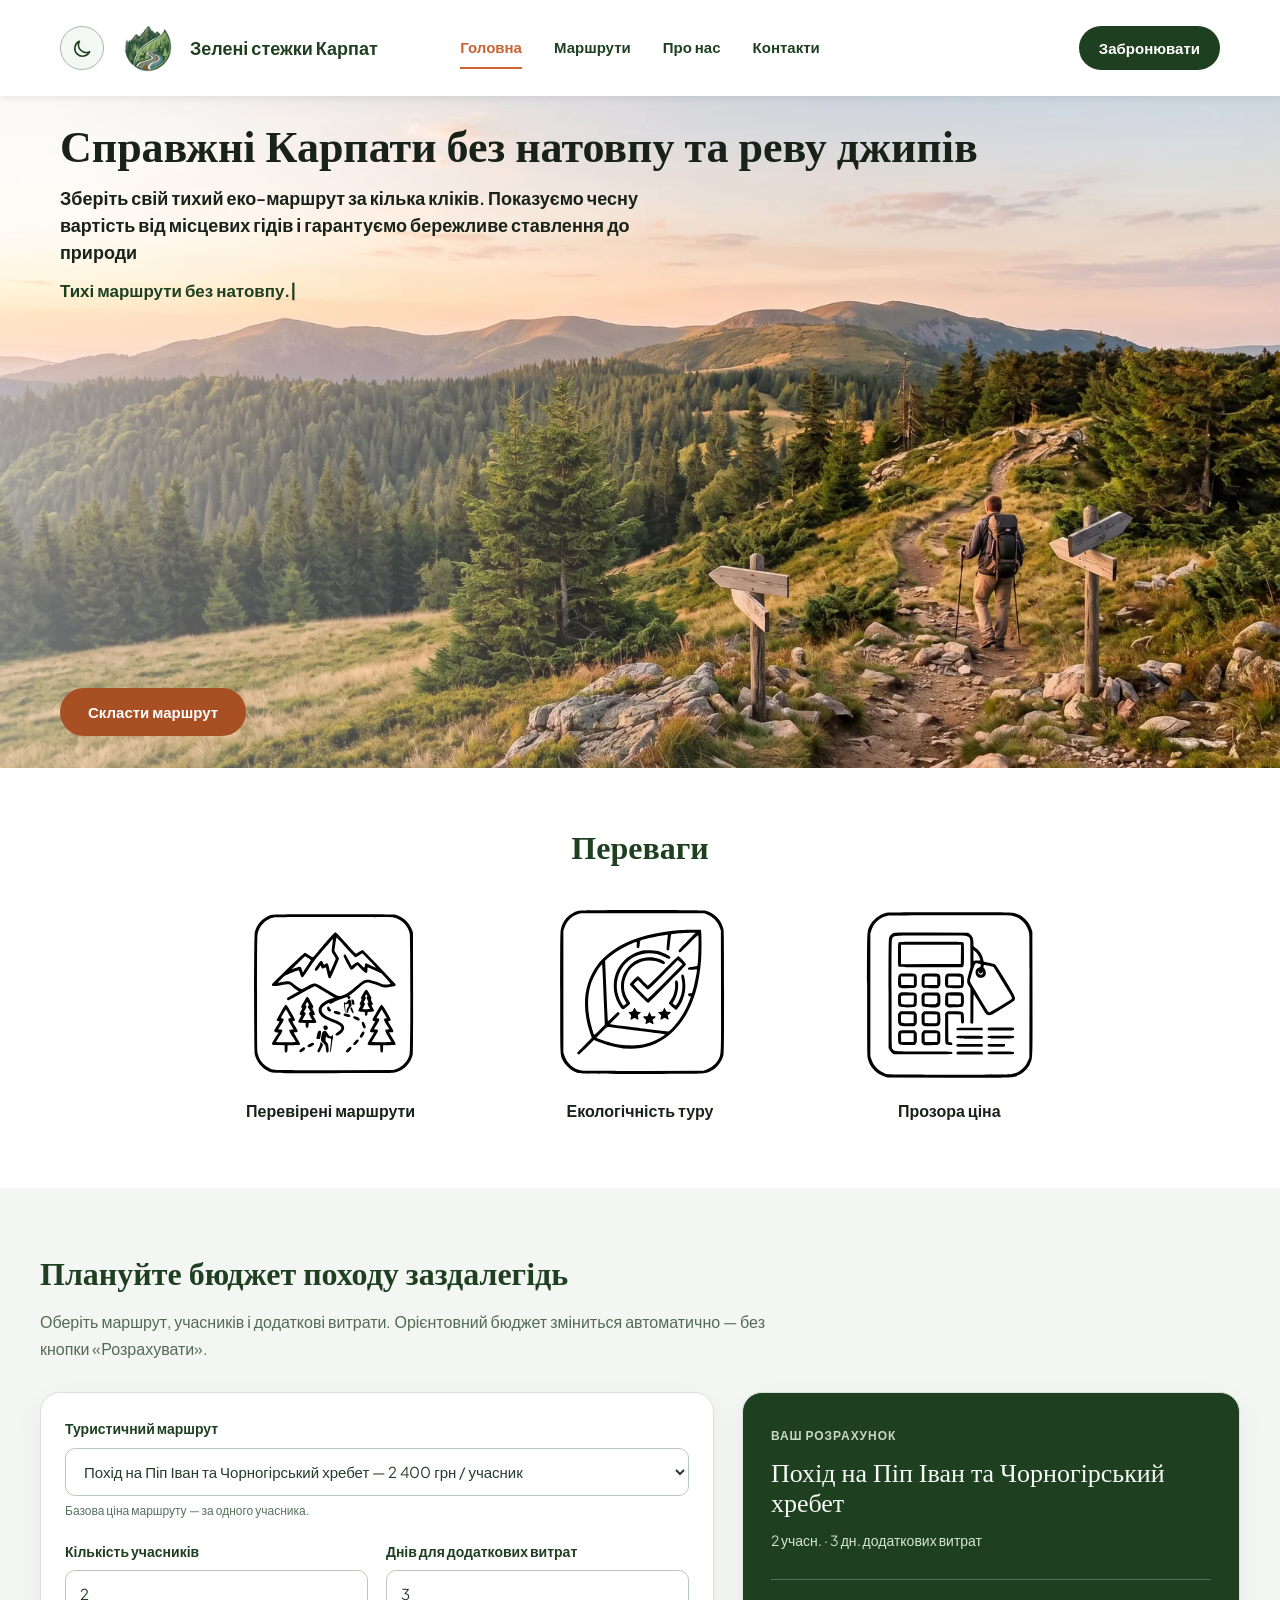
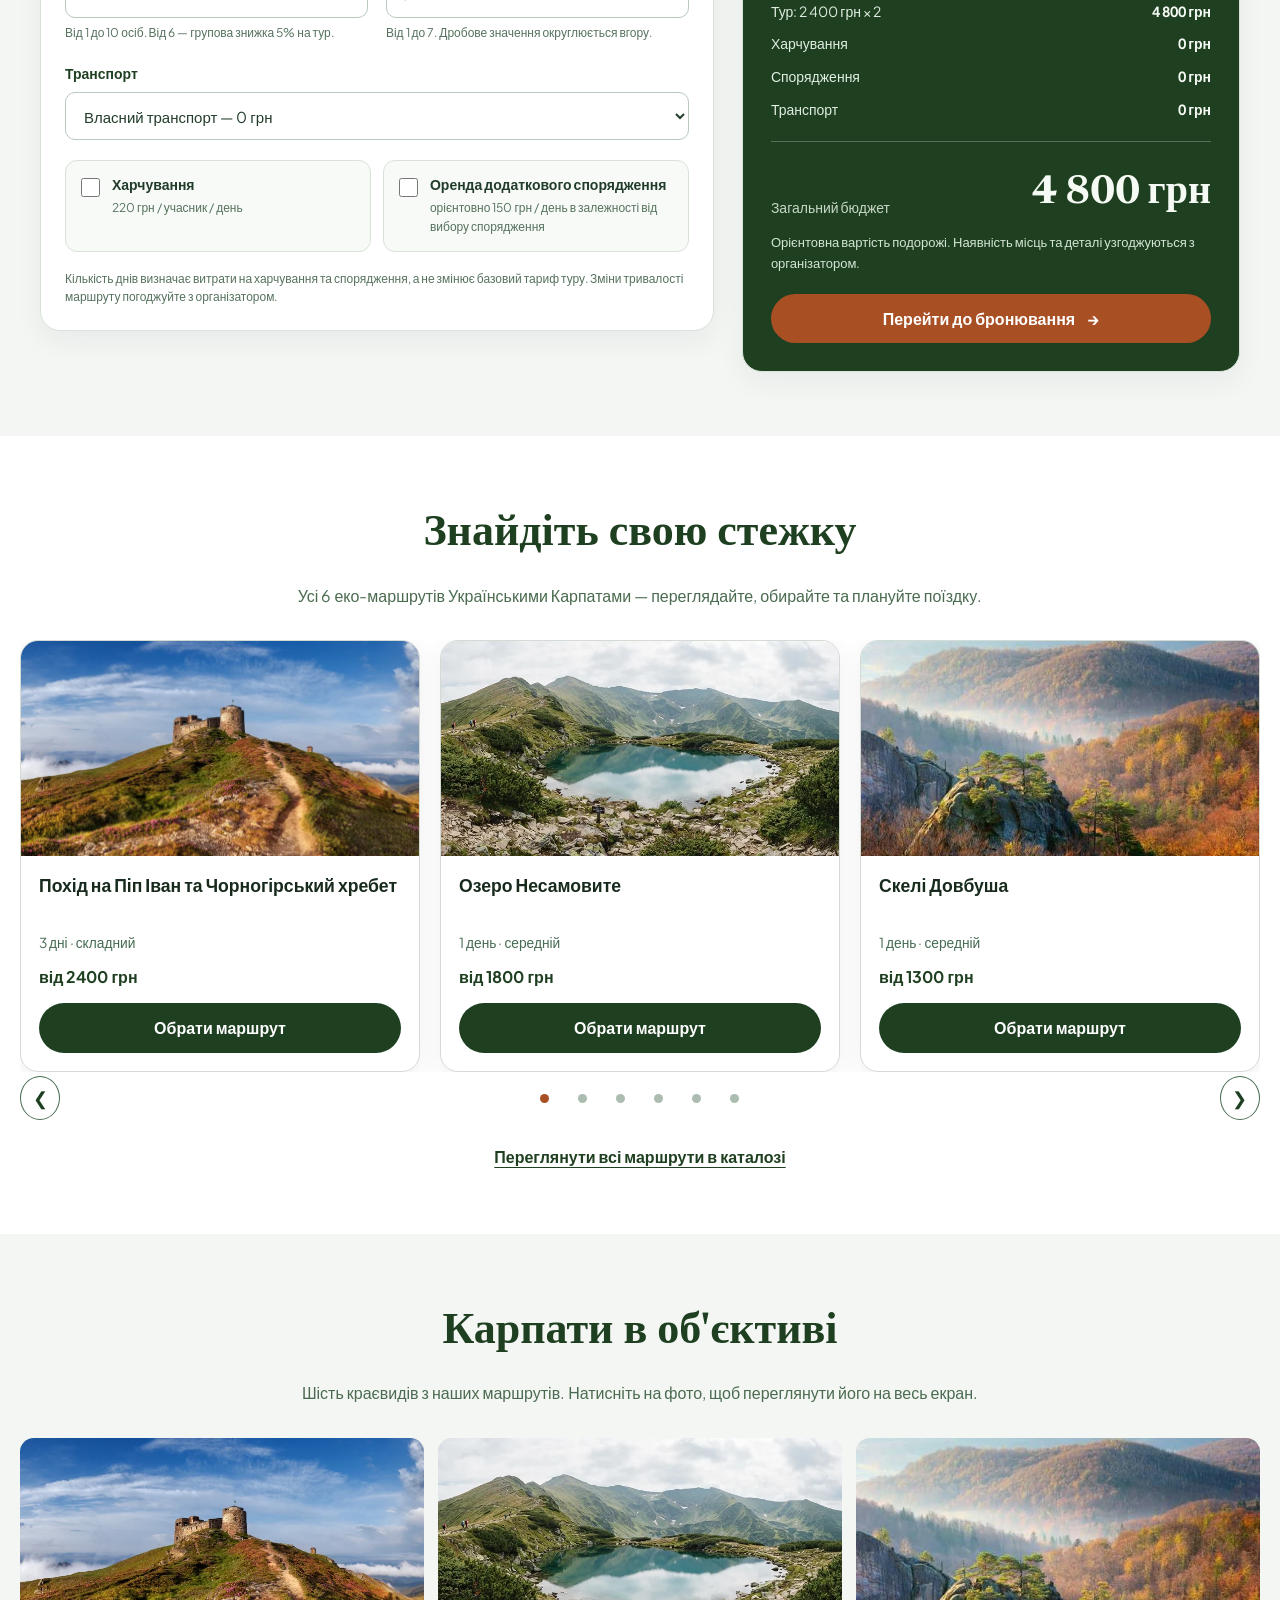
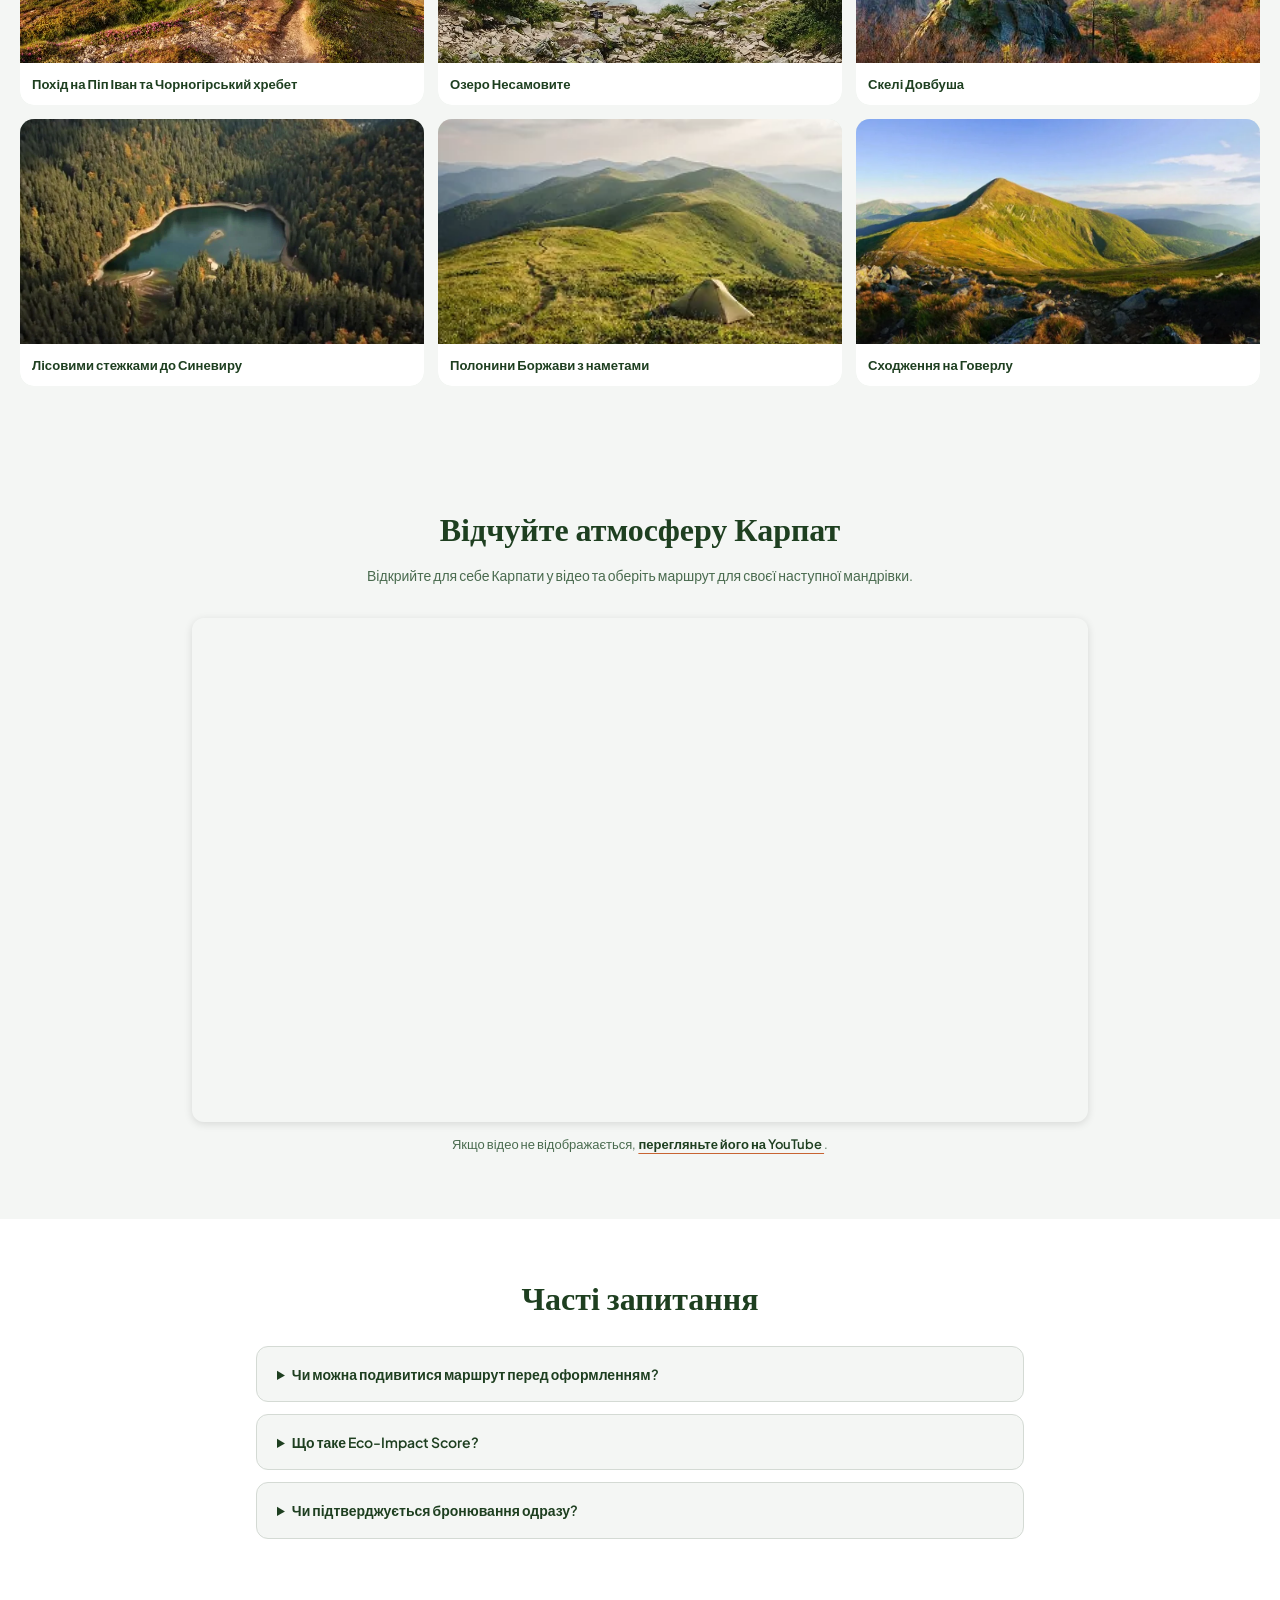
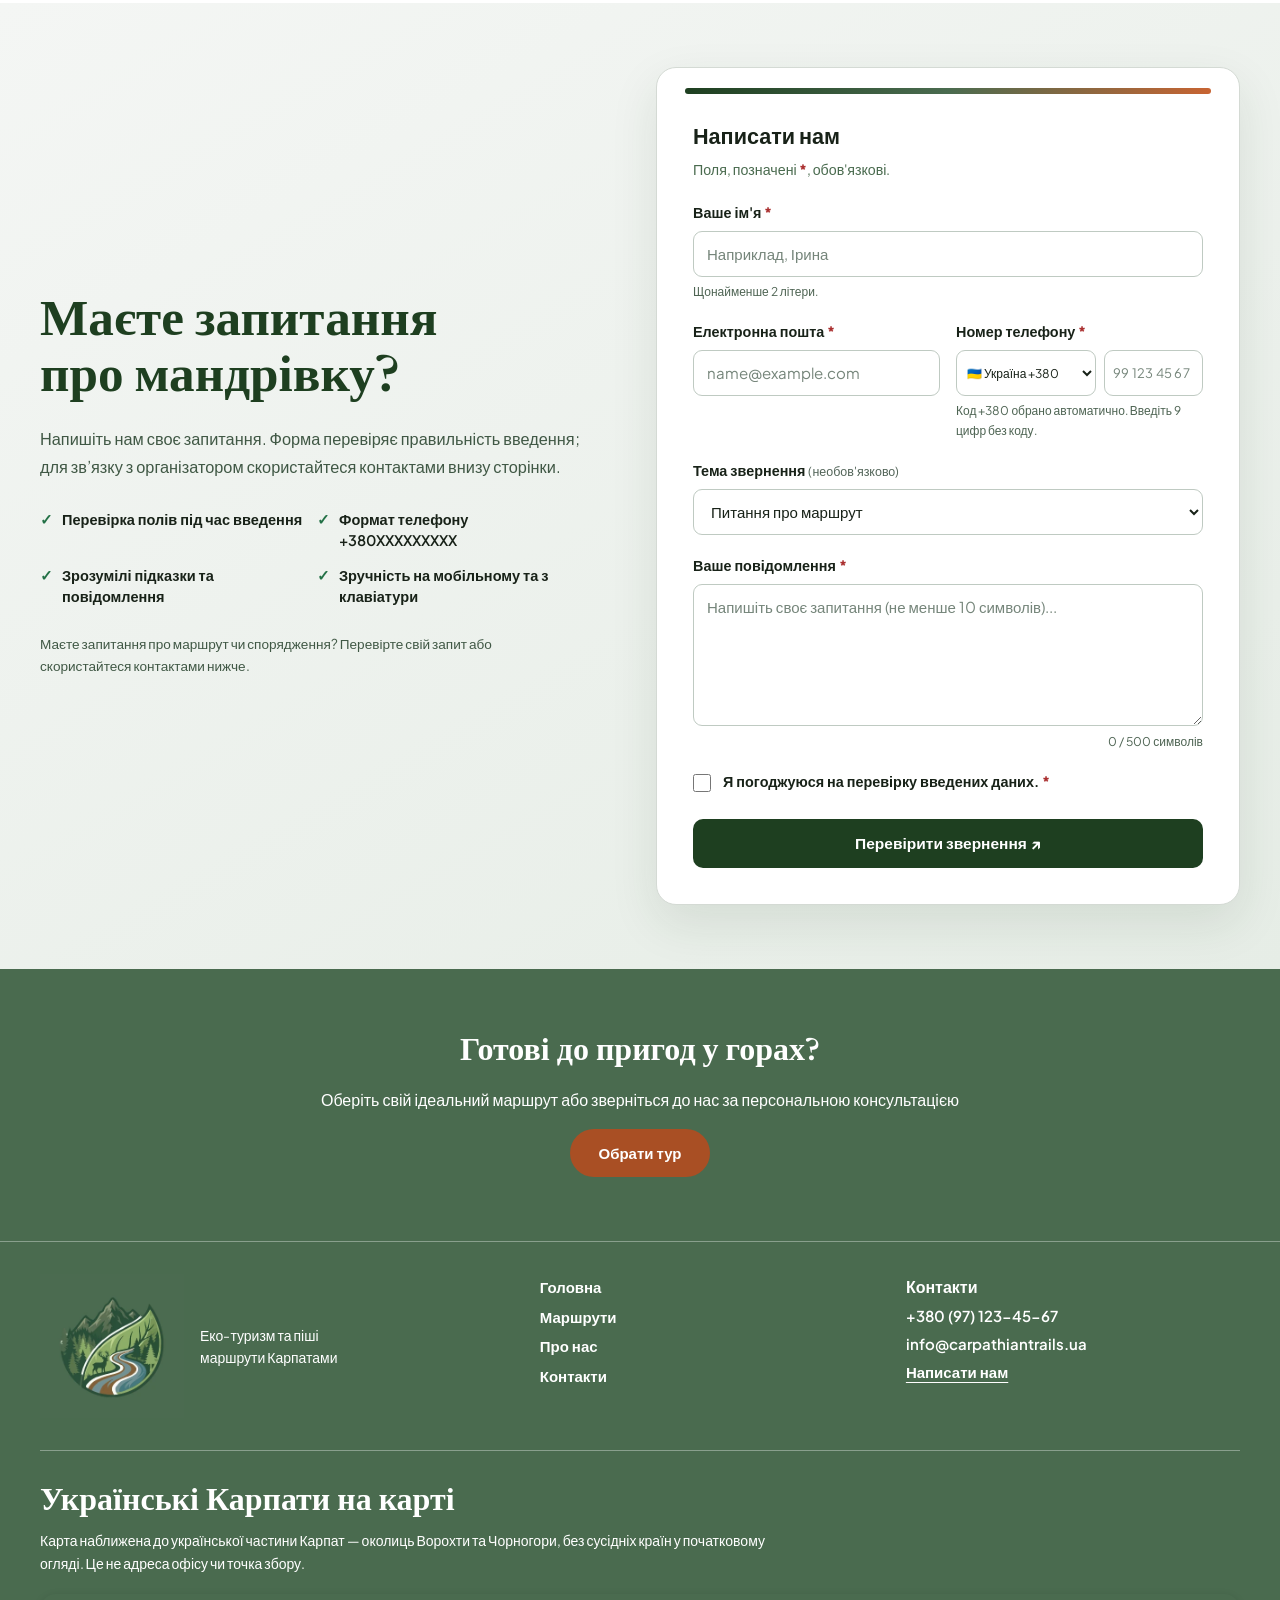
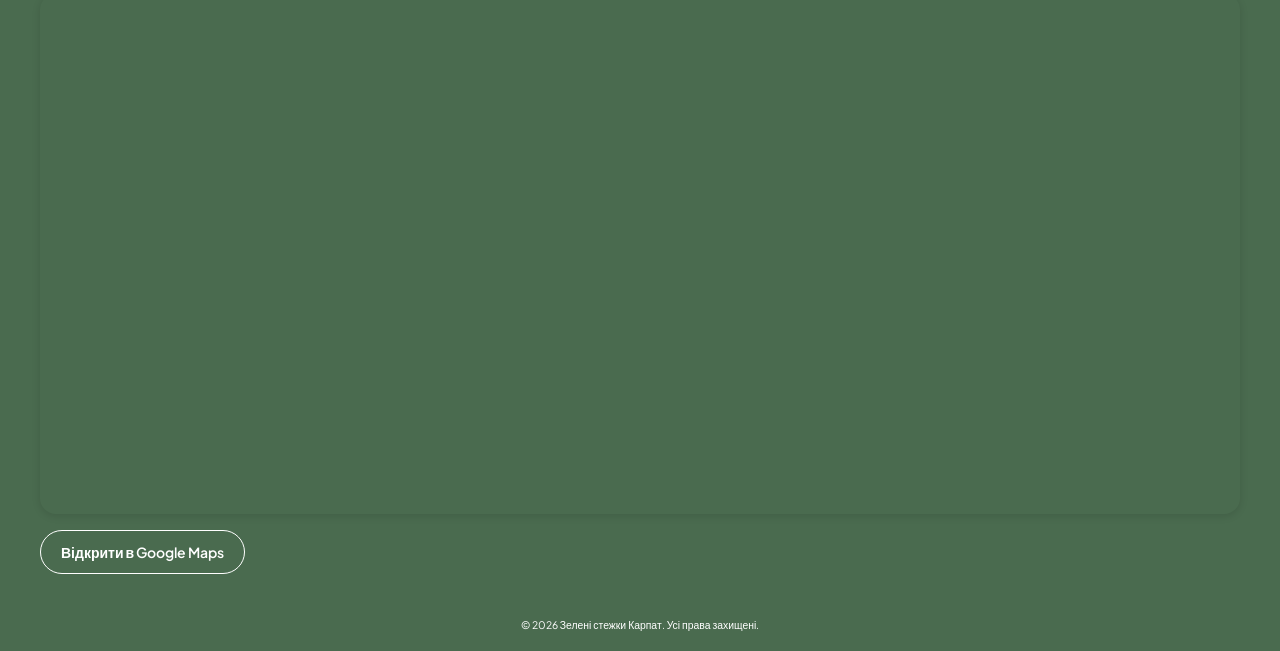
<file: index.html>
<!DOCTYPE html>
<html class="scroll-smooth" lang="uk">
    <head>
        <meta charset="utf-8"/>
        <meta content="width=device-width, initial-scale=1.0" name="viewport"/>
        <title>
            Зелені стежки Карпат — еко-маршрути Карпатами
        </title>
        <meta content="Тихі еко-маршрути Карпатами з місцевими гідами: чесна вартість і бережливе ставлення до природи." name="description"/>
        <link href="assets/images/favicon.png" rel="icon" type="image/png"/>
        <!-- Preload основного фонового зображення для покращення LCP. -->
        <!-- Responsive LCP hero: exactly one resource is preloaded per viewport. -->
        <link rel="preload" as="image" href="assets/images/hero-bg-mobile-480.webp" media="(max-width: 480px)" fetchpriority="high"/>
        <link rel="preload" as="image" href="assets/images/hero-bg-mobile-768.webp" media="(min-width: 481px) and (max-width: 767px)" fetchpriority="high"/>
        <link rel="preload" as="image" href="assets/images/hero-bg-desktop-1680.webp" media="(min-width: 768px)" fetchpriority="high"/>
        <link href="https://fonts.googleapis.com" rel="preconnect"/>
        <link crossorigin="" href="https://fonts.gstatic.com" rel="preconnect"/>
        <link href="https://fonts.googleapis.com/css2?family=Newsreader:wght@600&amp;family=Plus+Jakarta+Sans:wght@400;600;700&amp;display=swap" rel="stylesheet"/>
        <script>!function(){let t;try{t=localStorage.getItem('zsk-theme')}catch(e){}if(t!=='dark'&&t!=='light'){t=window.matchMedia&&window.matchMedia('(prefers-color-scheme: dark)').matches?'dark':'light'}document.documentElement.dataset.theme=t}();</script>
        <link rel="stylesheet" href="css/index-bundle.css"/>
        <script defer="" src="js/routes-data.js">
        </script>
        <script defer="" src="js/site.js">
        </script>
        <script defer src="js/validation.js"></script>
        <meta content="#1E3F20" name="theme-color"/>
        <script defer src="js/theme.js"></script>
        <script defer src="js/widget.js"></script>
    <script defer src="js/phone.js"></script>
<link rel="canonical" href="https://zelenistezhkykarpat.vercel.app/index.html"/>
<meta property="og:type" content="website"/>
<meta property="og:title" content="Зелені стежки Карпат — еко-маршрути Карпатами"/>
<meta property="og:description" content="Тихі еко-маршрути Карпатами з місцевими гідами: чесна вартість і бережливе ставлення до природи."/>
<meta property="og:url" content="https://zelenistezhkykarpat.vercel.app/index.html"/>
<meta property="og:image" content="https://zelenistezhkykarpat.vercel.app/assets/images/hero-bg-desktop-1680.webp"/>
</head>
    <body class="bg-background font-main text-base text-neutral-dark antialiased">
        <a class="absolute -top-12 left-0 z-[200] bg-accent-hover px-4 py-2 text-white transition-[top] focus:top-0" href="#main-content" title="Перейти до основного вмісту">
            Перейти до основного вмісту
        </a>
        <!-- BEGIN HEADER -->
        <header class="sticky top-0 z-50 bg-white shadow-header">
            <div class="relative mx-auto flex h-20 max-w-container items-center justify-between gap-4 px-5 md:h-24 md:grid md:grid-cols-header">
                <div class="header-brand-group">
                    <button type="button" class="theme-switch" data-theme-toggle aria-label="Увімкнути темно-зелену тему" aria-pressed="false" title="Увімкнути темно-зелену тему">
                        <svg class="theme-switch-icon theme-icon-moon" aria-hidden="true" viewBox="0 0 24 24" fill="none" stroke="currentColor" stroke-width="1.8" stroke-linecap="round" stroke-linejoin="round"><path d="M20.2 15.6A8.8 8.8 0 0 1 8.4 3.8a8.9 8.9 0 1 0 11.8 11.8Z"/></svg>
                        <svg class="theme-switch-icon theme-icon-sun" aria-hidden="true" viewBox="0 0 24 24" fill="none" stroke="currentColor" stroke-width="1.8" stroke-linecap="round" stroke-linejoin="round"><circle cx="12" cy="12" r="4"/><path d="M12 2v2m0 16v2M4.93 4.93l1.41 1.41m11.32 11.32 1.41 1.41M2 12h2m16 0h2M4.93 19.07l1.41-1.41M17.66 6.34l1.41-1.41"/></svg>
                    </button>
                    <a class="flex items-center gap-2.5 text-base font-semibold text-primary transition-opacity hover:opacity-80 md:justify-self-start md:text-lg" href="index.html#hero" title="Зелені стежки Карпат">
                    <img alt="" class="h-12 w-auto shrink-0 md:h-16" data-theme-light-src="assets/images/logo_w-display.webp" data-theme-dark-src="assets/images/Logo_header_dark-display.webp" src="assets/images/logo_w-display.webp" width="64" height="64"/>
                    <span class="leading-tight">
                        Зелені стежки Карпат
                    </span>
                </a>
                </div>
                <!-- Бургер без JS: прихований чекбокс (peer) + два <label> -->
                <input class="peer sr-only" id="nav-toggle" type="checkbox"/>
                <label class="grid size-11 cursor-pointer place-items-center rounded-lg bg-background text-primary peer-focus-visible:outline peer-focus-visible:outline-2 peer-focus-visible:outline-offset-2 peer-focus-visible:outline-accent peer-checked:hidden md:hidden" for="nav-toggle">
                    <span class="sr-only">
                        Відкрити меню
                    </span>
                    <svg aria-hidden="true" class="" fill="none" focusable="false" height="20" stroke="currentColor" stroke-linecap="round" stroke-linejoin="round" stroke-width="2" viewBox="0 0 24 24" width="20">
                        <path d="M4 7h16M4 12h16M4 17h16">
                        </path>
                    </svg>
                </label>
                <label class="hidden size-11 cursor-pointer place-items-center rounded-lg bg-background text-primary peer-focus-visible:outline peer-focus-visible:outline-2 peer-focus-visible:outline-offset-2 peer-focus-visible:outline-accent peer-checked:grid md:peer-checked:hidden" for="nav-toggle">
                    <span class="sr-only">
                        Закрити меню
                    </span>
                    <svg aria-hidden="true" class="" fill="none" focusable="false" height="20" stroke="currentColor" stroke-linecap="round" stroke-linejoin="round" stroke-width="2" viewBox="0 0 24 24" width="20">
                        <path d="M6 6l12 12M18 6 6 18">
                        </path>
                    </svg>
                </label>
                <nav aria-label="Головна навігація" class="absolute inset-x-0 top-full hidden max-h-[calc(100vh-5rem)] overflow-y-auto bg-white px-5 pb-8 pt-4 shadow-header peer-checked:block md:static md:block md:max-h-none md:overflow-visible md:bg-transparent md:p-0 md:shadow-none" id="main-menu">
                    <p class="mb-2 text-2xs uppercase tracking-widest text-secondary md:hidden">
                        Меню
                    </p>
                    <ul class="flex flex-col gap-1 md:flex-row md:gap-5 lg:gap-8">
                        <li>
                            <a aria-current="page" class="block border-l-4 border-transparent px-3.5 py-3 text-lg font-semibold text-primary transition-colors hover:border-accent hover:bg-background aria-[current=page]:border-accent aria-[current=page]:bg-background md:border-b-2 md:border-l-0 md:bg-transparent md:px-0 md:py-2 md:text-label md:hover:bg-transparent md:hover:text-accent md:aria-[current=page]:bg-transparent md:aria-[current=page]:text-accent" href="index.html#hero" title="Головна">
                                Головна
                            </a>
                        </li>
                        <li>
                            <a class="block border-l-4 border-transparent px-3.5 py-3 text-lg font-semibold text-primary transition-colors hover:border-accent hover:bg-background aria-[current=page]:border-accent aria-[current=page]:bg-background md:border-b-2 md:border-l-0 md:bg-transparent md:px-0 md:py-2 md:text-label md:hover:bg-transparent md:hover:text-accent md:aria-[current=page]:bg-transparent md:aria-[current=page]:text-accent" href="routes.html" title="Маршрути">
                                Маршрути
                            </a>
                        </li>
                        <li>
                            <a class="block border-l-4 border-transparent px-3.5 py-3 text-lg font-semibold text-primary transition-colors hover:border-accent hover:bg-background aria-[current=page]:border-accent aria-[current=page]:bg-background md:border-b-2 md:border-l-0 md:bg-transparent md:px-0 md:py-2 md:text-label md:hover:bg-transparent md:hover:text-accent md:aria-[current=page]:bg-transparent md:aria-[current=page]:text-accent" href="about.html" title="Про нас">
                                Про нас
                            </a>
                        </li>
                        <li>
                            <a class="block border-l-4 border-transparent px-3.5 py-3 text-lg font-semibold text-primary transition-colors hover:border-accent hover:bg-background aria-[current=page]:border-accent aria-[current=page]:bg-background md:border-b-2 md:border-l-0 md:bg-transparent md:px-0 md:py-2 md:text-label md:hover:bg-transparent md:hover:text-accent md:aria-[current=page]:bg-transparent md:aria-[current=page]:text-accent" href="#contacts" title="Контакти">
                                Контакти
                            </a>
                        </li>
                    </ul>
                    <div class="mt-4 flex flex-col gap-4 md:hidden">
                        <a class="inline-flex min-h-11 items-center justify-center rounded-full text-center font-semibold transition duration-200 hover:-translate-y-0.5 motion-reduce:transition-none motion-reduce:hover:translate-y-0 px-7 py-3 text-label bg-primary text-white hover:bg-primary-hover w-full" href="booking.html" title="Забронювати">
                            Забронювати
                        </a>
                        <div class="flex flex-col gap-3 border-t border-line pt-4 text-sm">
                            <p>
                                Еко-туризм та піші маршрути Карпатами
                            </p>
                            <a class="transition-colors hover:text-accent-hover" href="tel:+380971234567" title="+380 (97) 123-45-67">
                                +380 (97) 123-45-67
                            </a>
                            <a class="transition-colors hover:text-accent-hover" href="mailto:info@carpathiantrails.ua" title="info@carpathiantrails.ua">
                                info@carpathiantrails.ua
                            </a>
                        </div>
                    </div>
                </nav>
                <a class="header-mobile-booking" href="booking.html" title="Перейти до бронювання">Забронювати</a>
                <a class="inline-flex min-h-11 items-center justify-center rounded-full text-center font-semibold transition duration-200 hover:-translate-y-0.5 motion-reduce:transition-none motion-reduce:hover:translate-y-0 px-7 py-3 text-label bg-primary text-white hover:bg-primary-hover hidden md:inline-flex md:justify-self-end md:px-5 md:py-2" href="booking.html" title="Забронювати">
                    Забронювати
                </a>
            </div>
        </header>
        <!-- END HEADER -->
        <!-- BEGIN MAIN -->
        <main id="main-content">
            <!-- BEGIN SECTION: Справжні Карпати без натовпу та реву джипів -->
            <section aria-labelledby="hero-title" class="flex min-h-[480px] scroll-mt-20 bg-hero bg-cover bg-center bg-no-repeat md:min-h-[672px]" id="hero">
                <div class="mx-auto flex w-full max-w-container flex-col items-start justify-between gap-8 px-5 py-8">
                    <div class="max-w-hero">
                        <h1 class="mb-2 font-heading text-hero font-semibold text-neutral-dark" id="hero-title">
                            Справжні Карпати без натовпу та реву джипів
                        </h1>
                        <p class="max-w-text text-lg font-semibold">
                            Зберіть свій тихий еко-маршрут за кілька кліків.
                                                Показуємо чесну вартість від місцевих гідів і
                                                гарантуємо бережливе ставлення до природи
                        </p>
                    <p class="lr10-typed-line" aria-hidden="true"><span id="typed-text">Тихі маршрути без натовпу</span></p>
                        <p class="sr-only">Піші маршрути, гірські озера, полонини та відповідальний туризм.</p>
                    </div>
                    <a class="inline-flex min-h-11 items-center justify-center rounded-full text-center font-semibold transition duration-200 hover:-translate-y-0.5 motion-reduce:transition-none motion-reduce:hover:translate-y-0 px-7 py-3 text-label bg-accent-hover text-white hover:bg-primary w-full md:w-auto" href="booking.html" title="Скласти маршрут">
                        Скласти маршрут
                    </a>
                </div>
            </section>
            <!-- END SECTION: Справжні Карпати без натовпу та реву джипів -->
            <!-- BEGIN SECTION: Переваги -->
            <section aria-labelledby="advantages-title" class="scroll-mt-20 bg-white px-5 py-10 md:py-16" id="about">
                <div class="mx-auto max-w-container">
                    <h2 class="mb-8 text-center font-heading font-semibold text-primary text-h2" id="advantages-title">
                        Переваги
                    </h2>
                    <ul class="mx-auto grid max-w-4xl grid-cols-1 gap-8 md:grid-cols-3">
                        <li class="flex flex-col items-center gap-4 text-center">
                            <img alt="" class="size-45" data-theme-light-src="assets/icons/icon-routes.svg" data-theme-dark-src="assets/icons/icon-routes-dark.svg" src="assets/icons/icon-routes.svg"/>
                            <span class="font-semibold">
                                Перевірені маршрути
                            </span>
                        </li>
                        <li class="flex flex-col items-center gap-4 text-center">
                            <img alt="" class="size-45" data-theme-light-src="assets/icons/icon-eco.svg" data-theme-dark-src="assets/icons/icon-eco-dark.svg" src="assets/icons/icon-eco.svg"/>
                            <span class="font-semibold">
                                Екологічність туру
                            </span>
                        </li>
                        <li class="flex flex-col items-center gap-4 text-center">
                            <img alt="" class="size-45" data-theme-light-src="assets/icons/icon-price.svg" data-theme-dark-src="assets/icons/icon-price-dark.svg" src="assets/icons/icon-price.svg"/>
                            <span class="font-semibold">
                                Прозора ціна
                            </span>
                        </li>
                    </ul>
                </div>
            </section>
            <!-- END SECTION: Переваги -->

            <!-- BEGIN SECTION: Планувальник бюджету мандрівки -->
            <section class="lr11-widget-section scroll-mt-20 px-5 py-10 md:py-16" id="trip-budget" aria-labelledby="trip-budget-title" data-trip-budget data-src="data/widget-data.json">
                <div class="mx-auto max-w-container">
                    <div class="lr11-widget-intro">
                        <h2 id="trip-budget-title" class="font-heading font-semibold text-primary text-h2">Плануйте бюджет походу заздалегідь</h2>
                        <p>Оберіть маршрут, учасників і додаткові витрати. Орієнтовний бюджет зміниться автоматично — без кнопки «Розрахувати».</p>
                    </div>
                    <div class="lr11-widget-layout">
                        <form class="lr11-form" data-tb="form" novalidate>
                            <div class="lr11-notice" data-tb="status" role="status" aria-live="polite">Завантажуємо інформацію про маршрути…</div>
                            <button type="button" class="lr11-retry" data-tb="retry" hidden>Спробувати ще раз</button>
                            <fieldset data-tb="fields" disabled>
                                <div class="lr11-field">
                                    <label for="tb-route">Туристичний маршрут</label>
                                    <select id="tb-route" data-tb="route" aria-describedby="tb-route-help tb-route-error" required><option value="">Завантаження маршрутів…</option></select>
                                    <p class="lr11-hint" id="tb-route-help">Базова ціна маршруту — за одного учасника.</p>
                                    <p class="lr11-error" id="tb-route-error" data-tb="route-error" aria-live="polite"></p>
                                </div>
                                <div class="lr11-two-columns">
                                    <div class="lr11-field">
                                        <label for="tb-guests">Кількість учасників</label>
                                        <input id="tb-guests" type="number" inputmode="numeric" min="1" max="10" step="1" value="2" required data-tb="guests" aria-describedby="tb-guests-help tb-guests-error"/>
                                        <p class="lr11-hint" id="tb-guests-help">Від 1 до 10 осіб. Від 6 — групова знижка 5% на тур.</p>
                                        <p class="lr11-error" data-tb="guests-error" id="tb-guests-error" aria-live="polite"></p>
                                    </div>
                                    <div class="lr11-field">
                                        <label for="tb-days">Днів для додаткових витрат</label>
                                        <input id="tb-days" type="number" inputmode="decimal" min="1" max="7" step="1" value="3" required data-tb="days" aria-describedby="tb-days-help tb-days-error"/>
                                        <p class="lr11-hint" id="tb-days-help">Від 1 до 7. Дробове значення округлюється вгору.</p>
                                        <p class="lr11-error" data-tb="days-error" id="tb-days-error" aria-live="polite"></p>
                                    </div>
                                </div>
                                <div class="lr11-field">
                                    <label for="tb-transport">Транспорт</label>
                                    <select id="tb-transport" data-tb="transport" aria-describedby="tb-transport-error" required><option value="own">Власний транспорт — без доплати</option></select>
                                    <p class="lr11-error" id="tb-transport-error" data-tb="transport-error" aria-live="polite"></p>
                                </div>
                                <div class="lr11-extras" role="group" aria-label="Додаткові витрати">
                                    <label class="lr11-check"><input type="checkbox" data-tb="food"/><span><strong>Харчування</strong><small>220 грн / учасник / день</small></span></label>
                                    <label class="lr11-check"><input type="checkbox" data-tb="gear"/><span><strong>Оренда додаткового спорядження</strong><small> орієнтовно 150 грн / день в залежності від вибору спорядження </small></span></label>
                                </div>
                                <p class="lr11-hint lr11-disclaimer">Кількість днів визначає витрати на харчування та спорядження, а не змінює базовий тариф туру. Зміни тривалості маршруту погоджуйте з організатором.</p>
                            </fieldset>
                        </form>
                        <aside class="lr11-result" aria-label="Орієнтовний бюджет подорожі">
                            <div class="lr11-result-header">
                                <span class="lr11-result-tag">Ваш розрахунок</span>
                                <h3 data-tb="selected-name">Оберіть маршрут</h3>
                                <p data-tb="selected-details">Дані про маршрут завантажуються</p>
                            </div>
                            <dl class="lr11-breakdown" data-tb="lines"></dl>
                            <div class="lr11-total-line"><span>Загальний бюджет</span><output data-tb="total" aria-live="polite">—</output></div>
                            <p class="lr11-result-note" data-tb="note" role="status" aria-live="polite">Орієнтовний бюджет подорожі. Точну вартість і наявність місць підтверджує організатор.</p>
                            <a class="lr11-booking-link" href="booking.html" data-tb="booking-link">Перейти до бронювання <span aria-hidden="true">→</span></a>
                        </aside>
                    </div>
                </div>
            </section>
            <!-- END SECTION: Планувальник бюджету мандрівки -->
            <!-- BEGIN SECTION: Слайдер шести маршрутів — -->
<section aria-labelledby="routes-title" class="lr10-section lr10-routes-section scroll-mt-20" id="routes">
  <div class="lr10-container">
    <h2 id="routes-title" class="lr10-heading">Знайдіть свою стежку</h2>
    <p class="lr10-intro">Усі 6 еко-маршрутів Українськими Карпатами — переглядайте, обирайте та плануйте поїздку.</p>
    <div class="swiper lr10-route-swiper" aria-label="Карусель шести маршрутів">
      <div class="swiper-wrapper">
                    <div class="swiper-slide">
                        <article class="lr10-route-card">
                            <a class="lr10-route-photo-link" href="route_pip_ivan.html" aria-label="Відкрити маршрут: Похід на Піп Іван та Чорногірський хребет">
                                <img width="800" height="600" src="assets/images/pip-ivan.jpg" srcset="assets/images/pip-ivan.webp 1x" alt="Похід на Піп Іван та Чорногірський хребет — пейзаж Карпат" loading="lazy" decoding="async">
                            </a>
                            <div class="lr10-card-content">
                                <h3>Похід на Піп Іван та Чорногірський хребет</h3>
                                <p class="lr10-route-meta">3 дні · складний</p>
                                <p class="lr10-route-price">від 2400 грн</p>
                                <a class="lr10-route-cta" href="booking.html?route=pip-ivan">Обрати маршрут</a>
                            </div>
                        </article>
                    </div>

                    <div class="swiper-slide">
                        <article class="lr10-route-card">
                            <a class="lr10-route-photo-link" href="route_nesamovute.html" aria-label="Відкрити маршрут: Озеро Несамовите">
                                <img width="924" height="400" src="assets/images/nesamovute.png" srcset="assets/images/nesamovute.webp 1x" alt="Озеро Несамовите — пейзаж Карпат" loading="lazy" decoding="async">
                            </a>
                            <div class="lr10-card-content">
                                <h3>Озеро Несамовите</h3>
                                <p class="lr10-route-meta">1 день · середній</p>
                                <p class="lr10-route-price">від 1800 грн</p>
                                <a class="lr10-route-cta" href="booking.html?route=nesamovute">Обрати маршрут</a>
                            </div>
                        </article>
                    </div>

                    <div class="swiper-slide">
                        <article class="lr10-route-card">
                            <a class="lr10-route-photo-link" href="route_dovbush_rocks.html" aria-label="Відкрити маршрут: Скелі Довбуша">
                                <img src="assets/images/dovbush-rocks.jpg" alt="Скелі Довбуша — пейзаж Карпат" loading="lazy" decoding="async">
                            </a>
                            <div class="lr10-card-content">
                                <h3>Скелі Довбуша</h3>
                                <p class="lr10-route-meta">1 день · середній</p>
                                <p class="lr10-route-price">від 1300 грн</p>
                                <a class="lr10-route-cta" href="booking.html?route=dovbush">Обрати маршрут</a>
                            </div>
                        </article>
                    </div>

                    <div class="swiper-slide">
                        <article class="lr10-route-card">
                            <a class="lr10-route-photo-link" href="route_synevyr.html" aria-label="Відкрити маршрут: Лісовими стежками до Синевиру">
                                <img width="1163" height="610" src="assets/images/synevyr.jpg" srcset="assets/images/synevyr.webp 1x" alt="Лісовими стежками до Синевиру — пейзаж Карпат" loading="lazy" decoding="async">
                            </a>
                            <div class="lr10-card-content">
                                <h3>Лісовими стежками до Синевиру</h3>
                                <p class="lr10-route-meta">1 день · легкий</p>
                                <p class="lr10-route-price">від 1600 грн</p>
                                <a class="lr10-route-cta" href="booking.html?route=synevyr">Обрати маршрут</a>
                            </div>
                        </article>
                    </div>

                    <div class="swiper-slide">
                        <article class="lr10-route-card">
                            <a class="lr10-route-photo-link" href="route_bordzava.html" aria-label="Відкрити маршрут: Полонини Боржави з наметами">
                                <img width="300" height="200" src="assets/images/bordzava.png" srcset="assets/images/bordzava.webp 1x" alt="Полонини Боржави з наметами — пейзаж Карпат" loading="lazy" decoding="async">
                            </a>
                            <div class="lr10-card-content">
                                <h3>Полонини Боржави з наметами</h3>
                                <p class="lr10-route-meta">2 дні · середній</p>
                                <p class="lr10-route-price">від 2100 грн</p>
                                <a class="lr10-route-cta" href="booking.html?route=bordzava">Обрати маршрут</a>
                            </div>
                        </article>
                    </div>

                    <div class="swiper-slide">
                        <article class="lr10-route-card">
                            <a class="lr10-route-photo-link" href="route_hoverla.html" aria-label="Відкрити маршрут: Сходження на Говерлу">
                                <img width="900" height="506" src="assets/images/hoverla.jpg" srcset="assets/images/hoverla.webp 1x" alt="Сходження на Говерлу — пейзаж Карпат" loading="lazy" decoding="async">
                            </a>
                            <div class="lr10-card-content">
                                <h3>Сходження на Говерлу</h3>
                                <p class="lr10-route-meta">1 день · складний</p>
                                <p class="lr10-route-price">від 1900 грн</p>
                                <a class="lr10-route-cta" href="booking.html?route=hoverla">Обрати маршрут</a>
                            </div>
                        </article>
                    </div>
      </div>
    </div>
    <div class="lr10-swiper-controls">
      <button class="lr10-swiper-prev" type="button" aria-label="Попередній маршрут">&#10094;</button>
      <div class="lr10-swiper-pagination" aria-label="Пагінація маршрутів"></div>
      <button class="lr10-swiper-next" type="button" aria-label="Наступний маршрут">&#10095;</button>
    </div>
    <p class="lr10-all-routes"><a href="routes.html">Переглянути всі маршрути в каталозі</a></p>
  </div>
</section>
<!-- END SECTION: Слайдер маршрутів — -->
            
<!-- BEGIN SECTION: Галерея Fancybox — -->
<section class="lr10-section lr10-gallery-section scroll-mt-20" id="gallery" aria-labelledby="gallery-title">
  <div class="lr10-container">
    <h2 id="gallery-title" class="lr10-heading">Карпати в об'єктиві</h2>
    <p class="lr10-intro">Шість краєвидів з наших маршрутів. Натисніть на фото, щоб переглянути його на весь екран.</p>
    <div class="lr10-gallery-grid"><a class="lr10-gallery-item" href="assets/images/pip-ivan.jpg" data-fancybox="carpathian-gallery" data-caption="Похід на Піп Іван та Чорногірський хребет">
      <img width="800" height="600" src="assets/images/pip-ivan.jpg" srcset="assets/images/pip-ivan.webp 1x" alt="Похід на Піп Іван та Чорногірський хребет" loading="lazy" decoding="async">
      <span>Похід на Піп Іван та Чорногірський хребет</span>
    </a>
<a class="lr10-gallery-item" href="assets/images/nesamovute.png" data-fancybox="carpathian-gallery" data-caption="Озеро Несамовите">
      <img width="924" height="400" src="assets/images/nesamovute.png" srcset="assets/images/nesamovute.webp 1x" alt="Озеро Несамовите" loading="lazy" decoding="async">
      <span>Озеро Несамовите</span>
    </a>
<a class="lr10-gallery-item" href="assets/images/dovbush-rocks.jpg" data-fancybox="carpathian-gallery" data-caption="Скелі Довбуша">
      <img src="assets/images/dovbush-rocks.jpg" alt="Скелі Довбуша" loading="lazy" decoding="async">
      <span>Скелі Довбуша</span>
    </a>
<a class="lr10-gallery-item" href="assets/images/synevyr.jpg" data-fancybox="carpathian-gallery" data-caption="Лісовими стежками до Синевиру">
      <img width="1163" height="610" src="assets/images/synevyr.jpg" srcset="assets/images/synevyr.webp 1x" alt="Лісовими стежками до Синевиру" loading="lazy" decoding="async">
      <span>Лісовими стежками до Синевиру</span>
    </a>
<a class="lr10-gallery-item" href="assets/images/bordzava.png" data-fancybox="carpathian-gallery" data-caption="Полонини Боржави з наметами">
      <img width="300" height="200" src="assets/images/bordzava.png" srcset="assets/images/bordzava.webp 1x" alt="Полонини Боржави з наметами" loading="lazy" decoding="async">
      <span>Полонини Боржави з наметами</span>
    </a>
<a class="lr10-gallery-item" href="assets/images/hoverla.jpg" data-fancybox="carpathian-gallery" data-caption="Сходження на Говерлу">
      <img width="900" height="506" src="assets/images/hoverla.jpg" srcset="assets/images/hoverla.webp 1x" alt="Сходження на Говерлу" loading="lazy" decoding="async">
      <span>Сходження на Говерлу</span>
    </a></div>
  </div>
</section>
<!-- END SECTION: Галерея Fancybox — -->

            <!-- адаптивне відео про Карпати (YouTube Embed) -->
            <!-- BEGIN SECTION: Відчуйте атмосферу Карпат -->
            <section aria-labelledby="video-title" class="scroll-mt-20 bg-background px-5 py-10 md:py-16" id="video">
                <div class="mx-auto max-w-container">
                    <div class="mx-auto mb-8 max-w-text text-center">
                        <h2 class="mb-3 font-heading text-h2 font-semibold text-primary" id="video-title">
                            Відчуйте атмосферу Карпат
                        </h2>
                        <p class="text-sm text-secondary">
                            Відкрийте для себе Карпати у відео та оберіть маршрут для своєї наступної мандрівки.
                        </p>
                    </div>
                    <figure class="mx-auto max-w-4xl">
                        <iframe allow="accelerometer; autoplay; clipboard-write; encrypted-media; gyroscope; picture-in-picture; web-share" allowfullscreen="" class="media-frame media-frame--video block aspect-video w-full rounded-2xl" width="960" height="540" loading="lazy" referrerpolicy="strict-origin-when-cross-origin" data-zsk-deferred-src="https://www.youtube-nocookie.com/embed/5-oLFPq52k0" title="Відео про атмосферу Карпат — Зелені стежки Карпат">
                        </iframe>
                        <figcaption class="mt-3 text-center text-xs text-secondary">
                            Якщо відео не відображається,
                            <a class="font-semibold text-primary underline decoration-accent underline-offset-4 transition-colors hover:text-accent-hover" href="https://youtu.be/5-oLFPq52k0" rel="noopener noreferrer" target="_blank" title="перегляньте його на YouTube">
                                перегляньте його на YouTube
                            </a>
                            .
                        </figcaption>
                    </figure>
                </div>
            </section>
            <!-- END SECTION: Відчуйте атмосферу Карпат -->
            <!-- BEGIN SECTION: Часті запитання -->
            <section aria-labelledby="faq-title" class="scroll-mt-20 bg-white px-5 py-10 md:py-16" id="faq">
                <div class="mx-auto max-w-container">
                    <h2 class="mb-6 text-center font-heading text-h2 font-semibold text-primary" id="faq-title">
                        Часті запитання
                    </h2>
                    <div class="mx-auto max-w-3xl space-y-3">
                        <details class="group rounded-xl border border-line bg-background px-5 py-4">
                            <summary class="cursor-pointer text-sm font-semibold text-primary focus-visible:outline-accent">
                                Чи можна подивитися маршрут перед оформленням?
                            </summary>
                            <p class="mt-3 text-sm text-secondary">
                                Так. У каталозі можна ознайомитися зі складністю, тривалістю та програмою кожного маршруту.
                            </p>
                        </details>
                        <details class="group rounded-xl border border-line bg-background px-5 py-4">
                            <summary class="cursor-pointer text-sm font-semibold text-primary focus-visible:outline-accent">
                                Що таке Eco-Impact Score?
                            </summary>
                            <p class="mt-3 text-sm text-secondary">
                                Це орієнтовний показник екологічності походу. Він не замінює незалежну екологічну сертифікацію.
                            </p>
                        </details>
                        <details class="group rounded-xl border border-line bg-background px-5 py-4">
                            <summary class="cursor-pointer text-sm font-semibold text-primary focus-visible:outline-accent">
                                Чи підтверджується бронювання одразу?
                            </summary>
                            <p class="mt-3 text-sm text-secondary">
                                Ні. Калькулятор допомагає спланувати приблизний бюджет, але оплата та надсилання заявки на сайті недоступні.
                            </p>
                        </details>
                    </div>
                </div>
            </section>
            <!-- END SECTION: Часті запитання -->

            <!-- BEGIN SECTION: адаптивна форма зворотного зв'язку -->
            <section id="feedback" aria-labelledby="feedback-title" class="feedback-section scroll-mt-20 px-5 py-10 md:py-16">
                <div class="feedback-layout mx-auto max-w-container grid grid-cols-1 md:grid-cols-2 gap-8">
                    <div class="feedback-intro">
                        <h2 id="feedback-title" class="font-heading text-h2 font-semibold text-primary">Маєте запитання про мандрівку?</h2>
                        <p class="feedback-lead">Напишіть нам своє запитання. Форма перевіряє правильність введення; для зв’язку з організатором скористайтеся контактами внизу сторінки.</p>
                        <ul class="feedback-points" aria-label="Переваги форми">
                            <li><span aria-hidden="true">✓</span> Перевірка полів під час введення</li>
                            <li><span aria-hidden="true">✓</span> Формат телефону +380XXXXXXXXX</li>
                            <li><span aria-hidden="true">✓</span> Зрозумілі підказки та повідомлення</li>
                            <li><span aria-hidden="true">✓</span> Зручність на мобільному та з клавіатури</li>
                        </ul>
                        <p class="feedback-demo-note">Маєте запитання про маршрут чи спорядження? Перевірте свій запит або скористайтеся контактами нижче.</p>
                    </div>
                    <div class="feedback-card">
                        <h3 class="feedback-card-title">Написати нам</h3>
                        <p class="feedback-subtitle">Поля, позначені <span class="feedback-required">*</span>, обов'язкові.</p>
                        <form id="feedbackForm" class="feedback-form" novalidate>
                            <div class="feedback-field" data-field="username">
                                <label for="username">Ваше ім'я <span class="feedback-required" aria-label="обов'язкове поле">*</span></label>
                                <input id="username" name="username" type="text" required minlength="2" maxlength="80" autocomplete="name" placeholder="Наприклад, Ірина" aria-describedby="usernameHint usernameError usernameSuccess" aria-invalid="false" />
                                <span id="usernameHint" class="feedback-hint">Щонайменше 2 літери.</span>
                                <p id="usernameError" class="feedback-error" aria-live="polite" hidden></p>
                                <p id="usernameSuccess" class="feedback-success" hidden>✓ Коректно</p>
                            </div>
                            <div class="feedback-pair grid grid-cols-1 md:grid-cols-2 gap-4">
                                <div class="feedback-field" data-field="email">
                                    <label for="email">Електронна пошта <span class="feedback-required" aria-label="обов'язкове поле">*</span></label>
                                    <input id="email" name="email" type="email" required maxlength="254" autocomplete="email" inputmode="email" placeholder="name@example.com" aria-describedby="emailError emailSuccess" aria-invalid="false" />
                                    <p id="emailError" class="feedback-error" aria-live="polite" hidden></p>
                                    <p id="emailSuccess" class="feedback-success" hidden>✓ Коректно</p>
                                </div>
                                <div class="feedback-field" data-field="phone">
                                    <label for="phone">Номер телефону <span class="feedback-required" aria-label="обов'язкове поле">*</span></label>
                                    <input id="phone" name="phone" type="tel" required autocomplete="tel" inputmode="tel" maxlength="20" placeholder="99 123 45 67" aria-describedby="phoneHint phoneError phoneSuccess" aria-invalid="false" />
                                    <span id="phoneHint" class="feedback-hint">Код країни обирається автоматично.</span>
                                    <p id="phoneError" class="feedback-error" aria-live="polite" hidden></p>
                                    <p id="phoneSuccess" class="feedback-success" hidden>✓ Коректно</p>
                                </div>
                            </div>
                            <div class="feedback-field">
                                <label for="topic">Тема звернення <span class="feedback-optional">(необов'язково)</span></label>
                                <select id="topic" name="topic">
                                    <option value="route">Питання про маршрут</option>
                                    <option value="equipment">Оренда спорядження</option>
                                    <option value="booking">Бронювання</option>
                                    <option value="other">Інше питання</option>
                                </select>
                            </div>
                            <div class="feedback-field" data-field="message">
                                <label for="message">Ваше повідомлення <span class="feedback-required" aria-label="обов'язкове поле">*</span></label>
                                <textarea id="message" name="message" required minlength="10" maxlength="500" rows="5" placeholder="Напишіть своє запитання (не менше 10 символів)..." aria-describedby="messageCounter messageError messageSuccess" aria-invalid="false"></textarea>
                                <div class="feedback-counter" id="messageCounter" aria-live="off"><span id="messageCount">0</span> / 500 символів</div>
                                <p id="messageError" class="feedback-error" aria-live="polite" hidden></p>
                                <p id="messageSuccess" class="feedback-success" hidden>✓ Коректно</p>
                            </div>
                            <div class="feedback-field feedback-consent" data-field="agreement">
                                <label class="feedback-checkline" for="agreement">
                                    <input id="agreement" name="agreement" type="checkbox" required aria-describedby="agreementError" aria-invalid="false" />
                                    <span>Я погоджуюся на перевірку введених даних. <span class="feedback-required">*</span></span>
                                </label>
                                <p id="agreementError" class="feedback-error" aria-live="polite" hidden></p>
                                <p id="agreementSuccess" class="feedback-success" hidden>✓ Згоду надано</p>
                            </div>
                            <button type="submit" class="feedback-submit">Перевірити звернення <span aria-hidden="true">↗</span></button>
                            <p id="feedbackStatus" role="status" class="feedback-form-status" aria-live="polite"></p>
                        </form>
                    </div>
                </div>
            </section>
            <!-- END SECTION: адаптивна форма зворотного зв'язку -->
            <!-- BEGIN: модальне вікно результату перевірки -->
            <dialog id="feedbackDialog" class="feedback-dialog" aria-labelledby="feedbackDialogTitle" aria-describedby="feedbackDialogDescription">
                <div class="feedback-dialog-content">
                    <span class="feedback-dialog-icon" aria-hidden="true">✓</span>
                    <h2 id="feedbackDialogTitle" class="font-heading text-h2 font-semibold text-primary">Перевірку пройдено!</h2>
                    <p id="feedbackDialogDescription">Усі поля заповнено коректно. Для зв’язку з командою використайте контактні дані, зазначені на сайті.</p>
                    <button id="feedbackDialogClose" type="button" class="feedback-submit">Закрити</button>
                </div>
            </dialog>
            <!-- END: модальне вікно -->
            <!-- BEGIN SECTION: Готові до пригод у горах? -->
            <section aria-labelledby="cta-title" class="on-dark bg-secondary px-5 py-10 md:py-16 text-center text-white">
                <div class="mx-auto flex max-w-container flex-col items-center gap-4">
                    <h2 class="font-heading text-h2 font-semibold text-white" id="cta-title">
                        Готові до пригод у горах?
                    </h2>
                    <p class="max-w-cta">
                        Оберіть свій ідеальний маршрут або зверніться до нас за персональною консультацією
                    </p>
                    <a class="inline-flex min-h-11 items-center justify-center rounded-full text-center font-semibold transition duration-200 hover:-translate-y-0.5 motion-reduce:transition-none motion-reduce:hover:translate-y-0 px-7 py-3 text-label bg-accent-hover text-white hover:bg-primary w-full md:w-auto" href="routes.html" title="Обрати тур">
                        Обрати тур
                    </a>
                </div>
            </section>
            <!-- END SECTION: Готові до пригод у горах? -->
        </main>
        <!-- END MAIN -->
        <!-- BEGIN FOOTER -->
        <footer class="on-dark scroll-mt-20 border-t border-white/35 bg-secondary px-5 pb-4 pt-8 text-white" id="contacts">
            <div class="mx-auto max-w-container">
                <div class="mb-8 grid grid-cols-1 items-start gap-8 md:grid-cols-2 lg:grid-cols-footer">
                    <a class="flex items-center gap-4 md:col-span-2 lg:col-span-1" href="index.html#hero" title="Еко-туризм та піші маршрути Карпатами">
                        <img alt="Зелені стежки Карпат" class="h-28 w-auto shrink-0 md:h-36" data-theme-light-src="assets/images/logo_g-display.webp" data-theme-dark-src="assets/images/Logo_footer_dark-display.webp" src="assets/images/logo_g-display.webp" width="64" height="64"/>
                        <span class="max-w-40 text-sm">
                            Еко-туризм та піші маршрути Карпатами
                        </span>
                    </a>
                    <nav aria-label="Навігація підвалу">
                        <ul class="flex flex-col gap-1">
                            <li>
                                <a class="text-label font-semibold transition-opacity hover:underline hover:opacity-75" href="index.html#hero" title="Головна">
                                    Головна
                                </a>
                            </li>
                            <li>
                                <a class="text-label font-semibold transition-opacity hover:underline hover:opacity-75" href="routes.html" title="Маршрути">
                                    Маршрути
                                </a>
                            </li>
                            <li>
                                <a class="text-label font-semibold transition-opacity hover:underline hover:opacity-75" href="about.html" title="Про нас">
                                    Про нас
                                </a>
                            </li>
                            <li>
                                <a class="text-label font-semibold transition-opacity hover:underline hover:opacity-75" href="#contacts" title="Контакти">
                                    Контакти
                                </a>
                            </li>
                        </ul>
                    </nav>
                    <address class="flex flex-col gap-1 not-italic">
                        <p class="font-bold">
                            Контакти
                        </p>
                        <a class="text-label font-semibold transition-opacity hover:underline hover:opacity-75" href="tel:+380971234567" title="+380 (97) 123-45-67">
                            +380 (97) 123-45-67
                        </a>
                        <a class="text-label font-semibold transition-opacity hover:underline hover:opacity-75" href="mailto:info@carpathiantrails.ua" title="info@carpathiantrails.ua">
                            info@carpathiantrails.ua
                        </a>
                    <a class="text-label font-semibold underline underline-offset-4 transition-opacity hover:opacity-80" href="index.html#feedback" title="Написати нам через форму зворотного зв'язку">Написати нам</a>
                    </address>
                </div>
                <!-- BEGIN SECTION: Українські Карпати на карті -->
                <section aria-labelledby="map-heading" class="border-t border-white/35 py-8" id="map-region">
                    <div class="mb-5 max-w-3xl">
                        <h2 class="font-heading text-h2 font-semibold text-white" id="map-heading">
                            Українські Карпати на карті
                        </h2>
                        <p class="mt-2 text-sm text-white">
                            Карта наближена до української частини Карпат — околиць Ворохти та Чорногори, без сусідніх країн у початковому огляді. Це не адреса офісу чи точка збору.
                        </p>
                    </div>
                    <iframe allowfullscreen="" class="media-frame media-frame--map block w-full min-h-[360px] rounded-2xl md:min-h-[500px]" width="1200" height="520" loading="lazy" referrerpolicy="strict-origin-when-cross-origin" data-zsk-deferred-src="https://www.google.com/maps?q=48.29%2C24.57&amp;z=10&amp;output=embed" title="Інтерактивна карта Google Maps: Українські Карпати">
                    </iframe>
                    <a class="mt-4 inline-flex min-h-11 items-center rounded-full border border-white px-5 py-2 text-sm font-semibold text-white transition-colors hover:bg-primary focus-visible:outline-2 focus-visible:outline-offset-2" href="https://www.google.com/maps/search/?api=1&amp;query=48.29%2C24.57" rel="noopener noreferrer" target="_blank" title="Відкрити в Google Maps (нова вкладка)">
                        Відкрити в Google Maps
                        <span class="sr-only">
                            (нова вкладка)
                        </span>
                    </a>
                </section>
                <!-- END SECTION: Українські Карпати на карті -->
                <p class="pt-2 text-center text-xs">
                    <small>
                        © 2026 Зелені стежки Карпат. Усі права захищені.
                    </small>
                </p>
            </div>
        </footer>
        <!-- END FOOTER -->
        <script src="js/plugins.js" defer></script>
    </body>
</html>
</file>
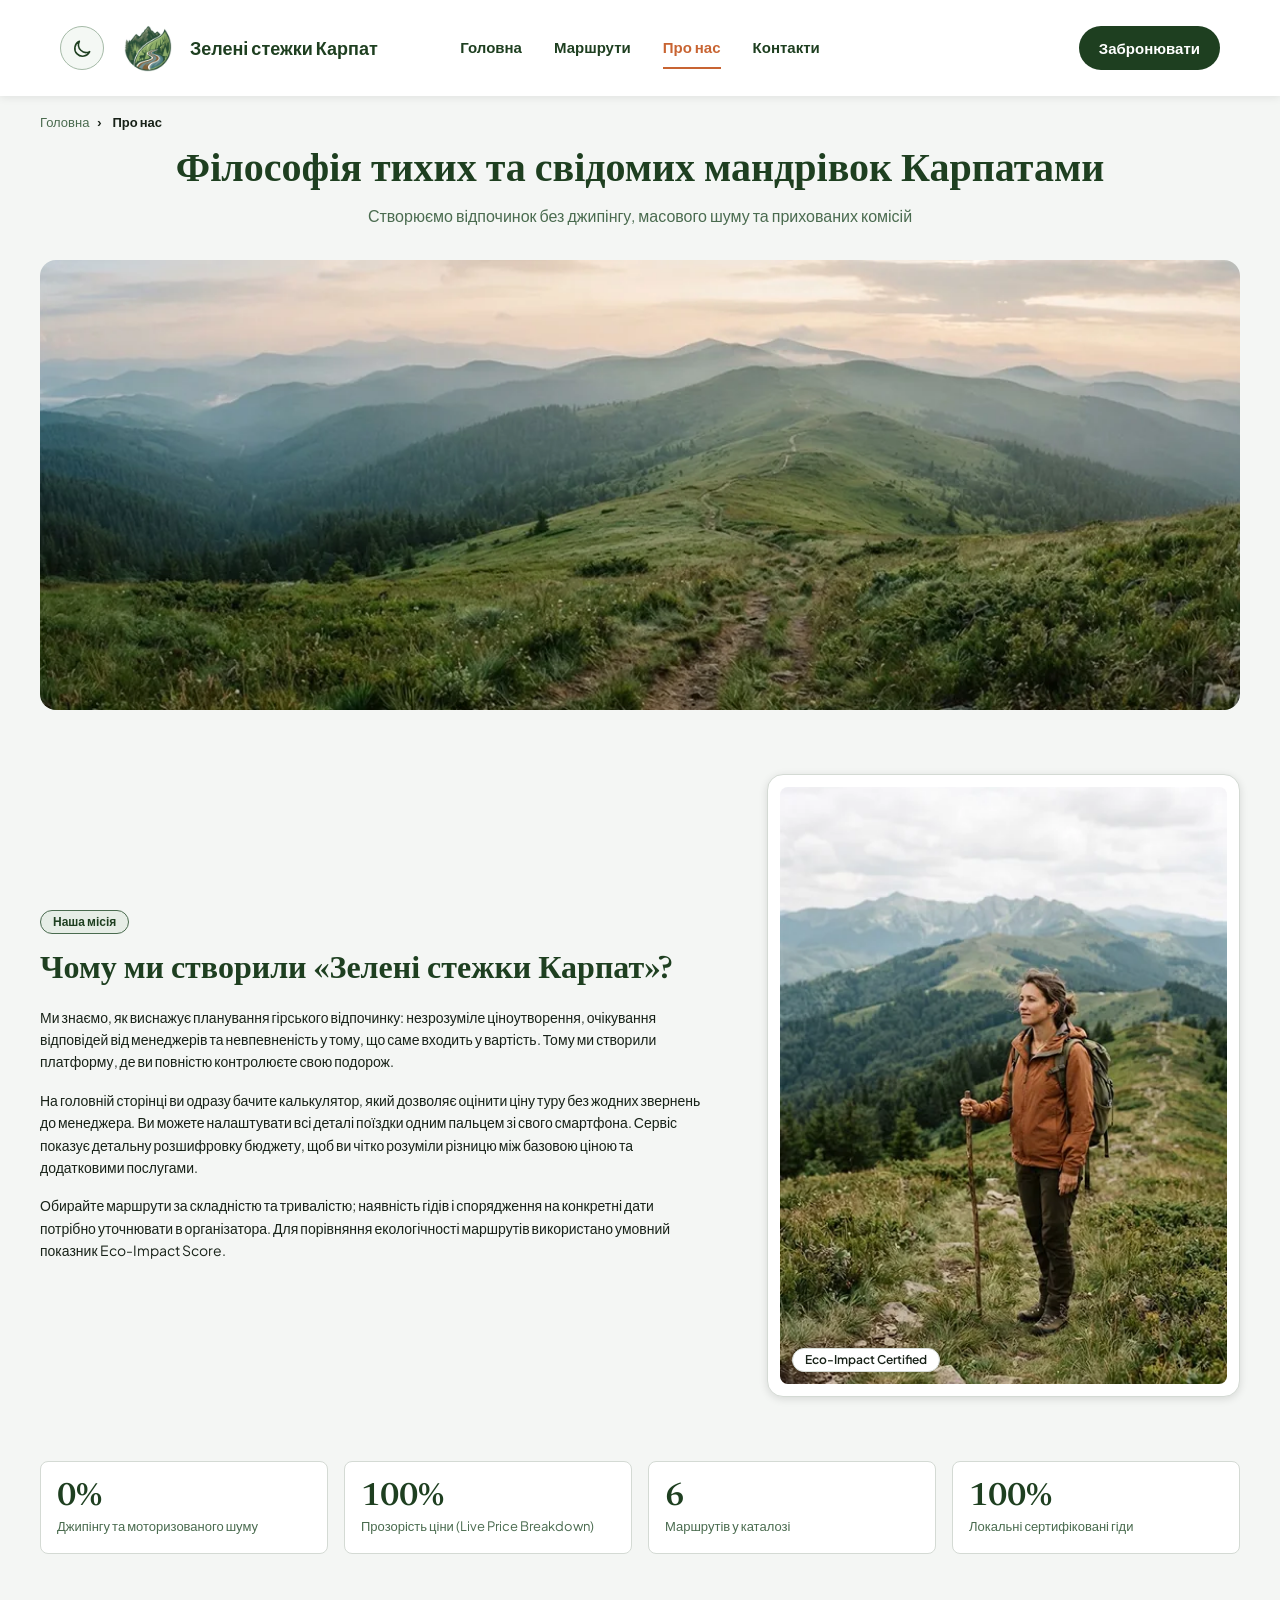
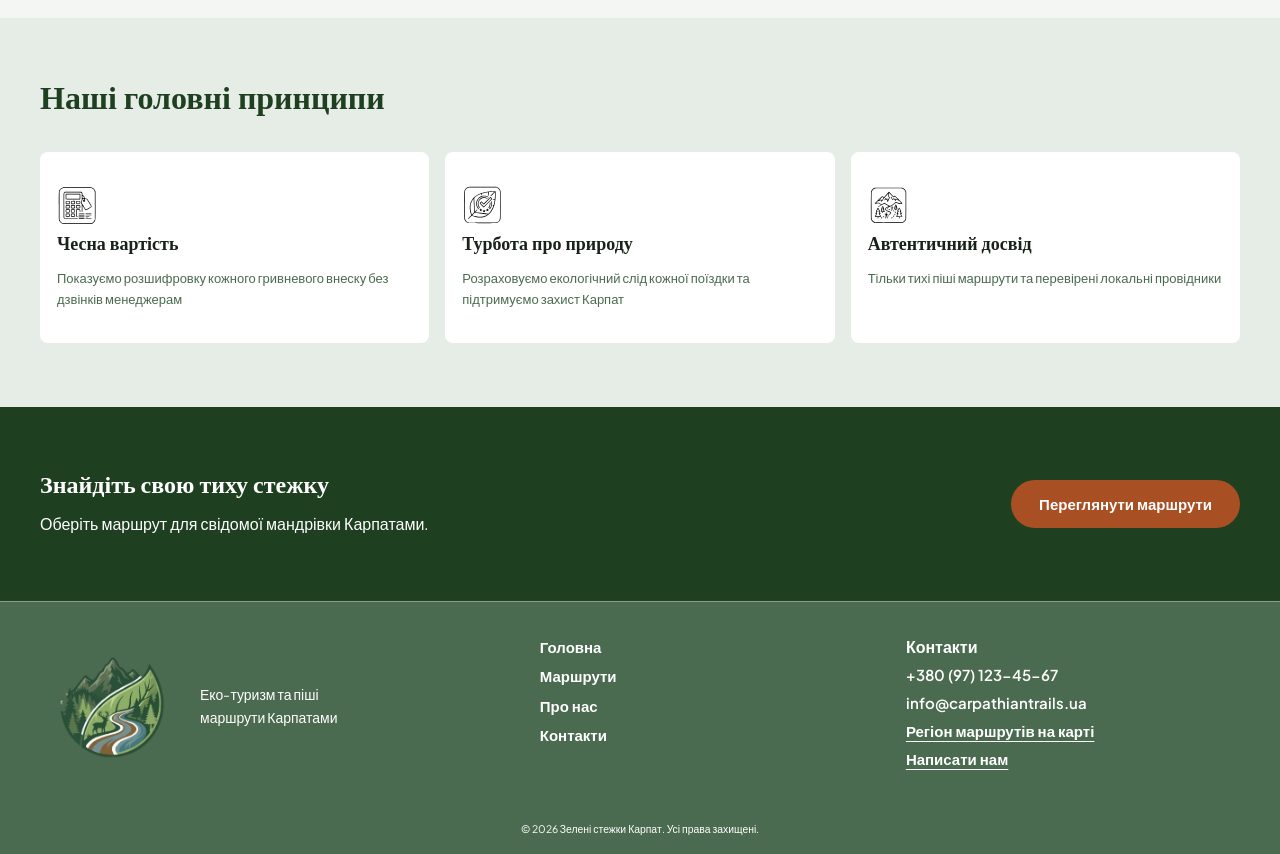
<file: about.html>
<!DOCTYPE html>
<html class="scroll-smooth" lang="uk">
    <head>
        <meta charset="utf-8"/>
        <meta content="width=device-width, initial-scale=1.0" name="viewport"/>
        <title>
            Про нас — Зелені стежки Карпат
        </title>
        <meta content="Філософія тихих та свідомих мандрівок Карпатами: прозора ціна, Eco-Impact Score та локальні гіди." name="description"/>
        <link href="assets/images/favicon.png" rel="icon" type="image/png"/>
        <link href="https://fonts.googleapis.com" rel="preconnect"/>
        <link crossorigin="" href="https://fonts.gstatic.com" rel="preconnect"/>
        <link href="https://fonts.googleapis.com/css2?family=Newsreader:wght@600&amp;family=Plus+Jakarta+Sans:wght@400;600;700&amp;display=swap" rel="stylesheet"/>
        <script>!function(){let t;try{t=localStorage.getItem('zsk-theme')}catch(e){}if(t!=='dark'&&t!=='light'){t=window.matchMedia&&window.matchMedia('(prefers-color-scheme: dark)').matches?'dark':'light'}document.documentElement.dataset.theme=t}();</script>
        <link href="css/tailwind-built.css" rel="stylesheet"/>
        <link href="css/style.css" rel="stylesheet"/>
        <link href="css/theme.css" rel="stylesheet"/>
        <script defer="" src="js/routes-data.js">
        </script>
        <script defer="" src="js/site.js">
        </script>
        <meta content="#1E3F20" name="theme-color"/>
        <script defer src="js/theme.js"></script>
        <link rel="stylesheet" href="css/release.css"/>
        <link rel="stylesheet" href="css/selfstudy-polish.css"/>
    <script defer src="js/phone.js"></script>
<link rel="canonical" href="https://zelenistezhkykarpat.vercel.app/about.html"/>
<meta property="og:type" content="website"/>
<meta property="og:title" content="Про нас — Зелені стежки Карпат"/>
<meta property="og:description" content="Філософія тихих та свідомих мандрівок Карпатами: прозора ціна, Eco-Impact Score та локальні гіди."/>
<meta property="og:url" content="https://zelenistezhkykarpat.vercel.app/about.html"/>
<meta property="og:image" content="https://zelenistezhkykarpat.vercel.app/assets/images/hero-bg-desktop-1680.webp"/>
</head>
    <body class="bg-background font-main text-base text-neutral-dark antialiased">
        <a class="absolute -top-12 left-0 z-[200] bg-accent-hover px-4 py-2 text-white transition-[top] focus:top-0" href="#main-content" title="Перейти до основного вмісту">
            Перейти до основного вмісту
        </a>
        <!-- BEGIN HEADER -->
        <header class="sticky top-0 z-50 bg-white shadow-header">
            <div class="relative mx-auto flex h-20 max-w-container items-center justify-between gap-4 px-5 md:h-24 md:grid md:grid-cols-header">
                <div class="header-brand-group">
                    <button type="button" class="theme-switch" data-theme-toggle aria-label="Увімкнути темно-зелену тему" aria-pressed="false" title="Увімкнути темно-зелену тему">
                        <svg class="theme-switch-icon theme-icon-moon" aria-hidden="true" viewBox="0 0 24 24" fill="none" stroke="currentColor" stroke-width="1.8" stroke-linecap="round" stroke-linejoin="round"><path d="M20.2 15.6A8.8 8.8 0 0 1 8.4 3.8a8.9 8.9 0 1 0 11.8 11.8Z"/></svg>
                        <svg class="theme-switch-icon theme-icon-sun" aria-hidden="true" viewBox="0 0 24 24" fill="none" stroke="currentColor" stroke-width="1.8" stroke-linecap="round" stroke-linejoin="round"><circle cx="12" cy="12" r="4"/><path d="M12 2v2m0 16v2M4.93 4.93l1.41 1.41m11.32 11.32 1.41 1.41M2 12h2m16 0h2M4.93 19.07l1.41-1.41M17.66 6.34l1.41-1.41"/></svg>
                    </button>
                    <a class="flex items-center gap-2.5 text-base font-semibold text-primary transition-opacity hover:opacity-80 md:justify-self-start md:text-lg" href="index.html#hero" title="Зелені стежки Карпат">
                    <img alt="" class="h-12 w-auto shrink-0 md:h-16" data-theme-light-src="assets/images/logo_w-display.webp" data-theme-dark-src="assets/images/Logo_header_dark-display.webp" src="assets/images/logo_w-display.webp" width="64" height="64"/>
                    <span class="leading-tight">
                        Зелені стежки Карпат
                    </span>
                </a>
                </div>
                <!-- Бургер без JS: прихований чекбокс (peer) + два <label> -->
                <input class="peer sr-only" id="nav-toggle" type="checkbox"/>
                <label class="grid size-11 cursor-pointer place-items-center rounded-lg bg-background text-primary peer-focus-visible:outline peer-focus-visible:outline-2 peer-focus-visible:outline-offset-2 peer-focus-visible:outline-accent peer-checked:hidden md:hidden" for="nav-toggle">
                    <span class="sr-only">
                        Відкрити меню
                    </span>
                    <svg aria-hidden="true" class="" fill="none" focusable="false" height="20" stroke="currentColor" stroke-linecap="round" stroke-linejoin="round" stroke-width="2" viewBox="0 0 24 24" width="20">
                        <path d="M4 7h16M4 12h16M4 17h16">
                        </path>
                    </svg>
                </label>
                <label class="hidden size-11 cursor-pointer place-items-center rounded-lg bg-background text-primary peer-focus-visible:outline peer-focus-visible:outline-2 peer-focus-visible:outline-offset-2 peer-focus-visible:outline-accent peer-checked:grid md:peer-checked:hidden" for="nav-toggle">
                    <span class="sr-only">
                        Закрити меню
                    </span>
                    <svg aria-hidden="true" class="" fill="none" focusable="false" height="20" stroke="currentColor" stroke-linecap="round" stroke-linejoin="round" stroke-width="2" viewBox="0 0 24 24" width="20">
                        <path d="M6 6l12 12M18 6 6 18">
                        </path>
                    </svg>
                </label>
                <nav aria-label="Головна навігація" class="absolute inset-x-0 top-full hidden max-h-[calc(100vh-5rem)] overflow-y-auto bg-white px-5 pb-8 pt-4 shadow-header peer-checked:block md:static md:block md:max-h-none md:overflow-visible md:bg-transparent md:p-0 md:shadow-none" id="main-menu">
                    <p class="mb-2 text-2xs uppercase tracking-widest text-secondary md:hidden">
                        Меню
                    </p>
                    <ul class="flex flex-col gap-1 md:flex-row md:gap-5 lg:gap-8">
                        <li>
                            <a class="block border-l-4 border-transparent px-3.5 py-3 text-lg font-semibold text-primary transition-colors hover:border-accent hover:bg-background aria-[current=page]:border-accent aria-[current=page]:bg-background md:border-b-2 md:border-l-0 md:bg-transparent md:px-0 md:py-2 md:text-label md:hover:bg-transparent md:hover:text-accent md:aria-[current=page]:bg-transparent md:aria-[current=page]:text-accent" href="index.html#hero" title="Головна">
                                Головна
                            </a>
                        </li>
                        <li>
                            <a class="block border-l-4 border-transparent px-3.5 py-3 text-lg font-semibold text-primary transition-colors hover:border-accent hover:bg-background aria-[current=page]:border-accent aria-[current=page]:bg-background md:border-b-2 md:border-l-0 md:bg-transparent md:px-0 md:py-2 md:text-label md:hover:bg-transparent md:hover:text-accent md:aria-[current=page]:bg-transparent md:aria-[current=page]:text-accent" href="routes.html" title="Маршрути">
                                Маршрути
                            </a>
                        </li>
                        <li>
                            <a aria-current="page" class="block border-l-4 border-transparent px-3.5 py-3 text-lg font-semibold text-primary transition-colors hover:border-accent hover:bg-background aria-[current=page]:border-accent aria-[current=page]:bg-background md:border-b-2 md:border-l-0 md:bg-transparent md:px-0 md:py-2 md:text-label md:hover:bg-transparent md:hover:text-accent md:aria-[current=page]:bg-transparent md:aria-[current=page]:text-accent" href="about.html" title="Про нас">
                                Про нас
                            </a>
                        </li>
                        <li>
                            <a class="block border-l-4 border-transparent px-3.5 py-3 text-lg font-semibold text-primary transition-colors hover:border-accent hover:bg-background aria-[current=page]:border-accent aria-[current=page]:bg-background md:border-b-2 md:border-l-0 md:bg-transparent md:px-0 md:py-2 md:text-label md:hover:bg-transparent md:hover:text-accent md:aria-[current=page]:bg-transparent md:aria-[current=page]:text-accent" href="#contacts" title="Контакти">
                                Контакти
                            </a>
                        </li>
                    </ul>
                    <div class="mt-4 flex flex-col gap-4 md:hidden">
                        <a class="inline-flex min-h-11 items-center justify-center rounded-full text-center font-semibold transition duration-200 hover:-translate-y-0.5 motion-reduce:transition-none motion-reduce:hover:translate-y-0 px-7 py-3 text-label bg-primary text-white hover:bg-primary-hover w-full" href="booking.html" title="Забронювати">
                            Забронювати
                        </a>
                        <div class="flex flex-col gap-3 border-t border-line pt-4 text-sm">
                            <p>
                                Еко-туризм та піші маршрути Карпатами
                            </p>
                            <a class="transition-colors hover:text-accent-hover" href="tel:+380971234567" title="+380 (97) 123-45-67">
                                +380 (97) 123-45-67
                            </a>
                            <a class="transition-colors hover:text-accent-hover" href="mailto:info@carpathiantrails.ua" title="info@carpathiantrails.ua">
                                info@carpathiantrails.ua
                            </a>
                        </div>
                    </div>
                </nav>
                <a class="header-mobile-booking" href="booking.html" title="Перейти до бронювання">Забронювати</a>
                <a class="inline-flex min-h-11 items-center justify-center rounded-full text-center font-semibold transition duration-200 hover:-translate-y-0.5 motion-reduce:transition-none motion-reduce:hover:translate-y-0 px-7 py-3 text-label bg-primary text-white hover:bg-primary-hover hidden md:inline-flex md:justify-self-end md:px-5 md:py-2" href="booking.html" title="Забронювати">
                    Забронювати
                </a>
            </div>
        </header>
        <!-- END HEADER -->
        <!-- BEGIN MAIN -->
        <main id="main-content">
            <!-- BEGIN SECTION: Філософія тихих та свідомих мандрівок Карпатами -->
            <section aria-labelledby="page-title" class="px-5 pb-8 pt-4">
                <div class="mx-auto max-w-container">
                    <nav aria-label="Хлібні крихти" class="mb-4 text-xs">
                        <ol class="flex flex-wrap gap-2">
                            <li class="">
                                <a class="text-secondary transition-colors hover:text-accent-hover hover:underline" href="index.html#hero" title="Головна">
                                    Головна
                                </a>
                            </li>
                            <li aria-current="page" class="font-semibold before:mr-2 before:content-['›']">
                                Про нас
                            </li>
                        </ol>
                    </nav>
                    <h1 class="text-center font-heading text-page font-semibold text-primary" id="page-title">
                        Філософія тихих та свідомих мандрівок Карпатами
                    </h1>
                    <p class="mb-8 mt-2 text-center text-secondary">
                        Створюємо відпочинок без джипінгу, масового шуму та прихованих комісій
                    </p>
                    <img fetchpriority="high" decoding="async" width="1248" height="440" alt="Карпатські полонини в ранковій мряці" class="aspect-[16/6] w-full rounded-2xl object-cover" src="assets/images/pro-nas-bg.png" srcset="assets/images/pro-nas-bg.webp 1x"/>
                </div>
            </section>
            <!-- END SECTION: Філософія тихих та свідомих мандрівок Карпатами -->
            <!-- BEGIN SECTION: Чому ми створили «Зелені стежки Карпат»? -->
            <section aria-labelledby="story-title" class="px-5 pb-10 md:pb-16 pt-8">
                <div class="mx-auto grid max-w-container items-center gap-8 lg:grid-cols-story lg:gap-16">
                    <div class="flex flex-col gap-4">
                        <p class="inline-flex items-center gap-1 self-start rounded-full border px-3 py-0.5 text-2xs font-semibold border-secondary bg-tint text-primary">
                            Наша місія
                        </p>
                        <h2 class="font-heading font-semibold text-primary text-h2 leading-tight" id="story-title">
                            Чому ми створили «Зелені стежки Карпат»?
                        </h2>
                        <p class="text-sm">
                            Ми знаємо, як виснажує планування гірського відпочинку: незрозуміле ціноутворення, очікування відповідей від менеджерів та невпевненість у тому, що саме входить у вартість. Тому ми створили платформу, де ви повністю контролюєте свою подорож.
                        </p>
                        <p class="text-sm">
                            На головній сторінці ви одразу бачите калькулятор, який дозволяє оцінити ціну туру без жодних звернень до менеджера. Ви можете налаштувати всі деталі поїздки одним пальцем зі свого смартфона. Сервіс показує детальну розшифровку бюджету, щоб ви чітко розуміли різницю між базовою ціною та додатковими послугами.
                        </p>
                        <p class="text-sm">
                            Обирайте маршрути за складністю та тривалістю; наявність гідів і спорядження на конкретні дати потрібно уточнювати в організатора. Для порівняння екологічності маршрутів використано умовний показник Eco-Impact Score.
                        </p>
                    </div>
                    <figure class="relative max-w-figure rounded-2xl border border-line bg-white p-3 shadow-soft lg:max-w-none ss-guide-card">
                        <img width="428" height="585" alt="Мандрівниця з рюкзаком і треккінговими палицями на гірській стежці" class="aspect-[3/4] w-full rounded-lg object-cover" decoding="async" loading="lazy" src="assets/images/pro-nas-img.png" srcset="assets/images/pro-nas-img.webp 1x"/>
                        <figcaption class="inline-flex items-center gap-1 self-start rounded-full border px-3 py-0.5 text-2xs font-semibold border-line bg-white text-neutral-dark absolute bottom-6 left-6">
                            Eco-Impact Certified
                        </figcaption>
                    </figure>
                </div>
            </section>
            <!-- END SECTION: Чому ми створили «Зелені стежки Карпат»? -->
            <!-- BEGIN SECTION: Наші показники -->
            <section aria-label="Наші показники" class="px-5 pb-10 md:pb-16">
                <ul class="mx-auto grid max-w-container grid-cols-1 gap-4 sm:grid-cols-2 lg:grid-cols-4">
                    <li class="rounded-lg border border-line bg-white p-4 ss-fact">
                        <p class="font-heading text-h2 font-semibold text-primary">
                            0%
                        </p>
                        <p class="text-xs text-secondary">
                            Джипінгу та моторизованого шуму
                        </p>
                    </li>
                    <li class="rounded-lg border border-line bg-white p-4 ss-fact">
                        <p class="font-heading text-h2 font-semibold text-primary">
                            100%
                        </p>
                        <p class="text-xs text-secondary">
                            Прозорість ціни (Live Price Breakdown)
                        </p>
                    </li>
                    <li class="rounded-lg border border-line bg-white p-4 ss-fact">
                        <p class="font-heading text-h2 font-semibold text-primary">
                            6
                        </p>
                        <p class="text-xs text-secondary">
                            Маршрутів у каталозі
                        </p>
                    </li>
                    <li class="rounded-lg border border-line bg-white p-4 ss-fact">
                        <p class="font-heading text-h2 font-semibold text-primary">
                            100%
                        </p>
                        <p class="text-xs text-secondary">
                            Локальні сертифіковані гіди
                        </p>
                    </li>
                </ul>

            </section>
            <!-- END SECTION: Наші показники -->
            <!-- BEGIN SECTION: Наші головні принципи -->
            <section aria-labelledby="principles-title" class="bg-tint px-5 py-10 md:py-16">
                <div class="mx-auto max-w-container">
                    <h2 class="mb-8 font-heading font-semibold text-primary text-h2" id="principles-title">
                        Наші головні принципи
                    </h2>
                    <ul class="grid gap-4 md:grid-cols-3">
                        <li class="flex flex-col gap-2 rounded-lg bg-white px-4 py-8 ss-principle">
                            <img alt="" class="size-10" data-theme-light-src="assets/icons/icon-price.svg" data-theme-dark-src="assets/icons/icon-price-dark.svg" src="assets/icons/icon-price.svg"/>
                            <h3 class="font-heading text-lg font-semibold text-neutral-dark">
                                Чесна вартість
                            </h3>
                            <p class="text-xs text-secondary">
                                Показуємо розшифровку кожного гривневого внеску без дзвінків менеджерам
                            </p>
                        </li>
                        <li class="flex flex-col gap-2 rounded-lg bg-white px-4 py-8 ss-principle">
                            <img alt="" class="size-10" data-theme-light-src="assets/icons/icon-eco.svg" data-theme-dark-src="assets/icons/icon-eco-dark.svg" src="assets/icons/icon-eco.svg"/>
                            <h3 class="font-heading text-lg font-semibold text-neutral-dark">
                                Турбота про природу
                            </h3>
                            <p class="text-xs text-secondary">
                                Розраховуємо екологічний слід кожної поїздки та підтримуємо захист Карпат
                            </p>
                        </li>
                        <li class="flex flex-col gap-2 rounded-lg bg-white px-4 py-8 ss-principle">
                            <img alt="" class="size-10" data-theme-light-src="assets/icons/icon-routes.svg" data-theme-dark-src="assets/icons/icon-routes-dark.svg" src="assets/icons/icon-routes.svg"/>
                            <h3 class="font-heading text-lg font-semibold text-neutral-dark">
                                Автентичний досвід
                            </h3>
                            <p class="text-xs text-secondary">
                                Тільки тихі піші маршрути та перевірені локальні провідники
                            </p>
                        </li>
                    </ul>
                </div>
            </section>
            <!-- END SECTION: Наші головні принципи -->
            <!-- BEGIN SECTION: Знайдіть свою тиху стежку -->
            <section aria-labelledby="cta-title" class="on-dark bg-primary px-5 py-10 md:py-16 text-white">
                <div class="mx-auto flex max-w-container flex-col items-start gap-8 md:flex-row md:items-center md:justify-between">
                    <div>
                        <h2 class="font-heading text-2xl font-semibold text-white" id="cta-title">
                            Знайдіть свою тиху стежку
                        </h2>
                        <p class="mt-2">
                            Оберіть маршрут для свідомої мандрівки Карпатами.
                        </p>
                    </div>
                    <a class="inline-flex min-h-11 items-center justify-center rounded-full text-center font-semibold transition duration-200 hover:-translate-y-0.5 motion-reduce:transition-none motion-reduce:hover:translate-y-0 px-7 py-3 text-label bg-accent-hover text-white hover:bg-primary w-full md:w-auto" href="routes.html" title="Переглянути маршрути">
                        Переглянути маршрути
                    </a>
                </div>
            </section>
            <!-- END SECTION: Знайдіть свою тиху стежку -->
        </main>
        <!-- END MAIN -->
        <!-- BEGIN FOOTER -->
        <footer class="on-dark scroll-mt-20 border-t border-white/35 bg-secondary px-5 pb-4 pt-8 text-white" id="contacts">
            <div class="mx-auto max-w-container">
                <div class="mb-8 grid grid-cols-1 items-start gap-8 md:grid-cols-2 lg:grid-cols-footer">
                    <a class="flex items-center gap-4 md:col-span-2 lg:col-span-1" href="index.html#hero" title="Еко-туризм та піші маршрути Карпатами">
                        <img alt="Зелені стежки Карпат" class="h-28 w-auto shrink-0 md:h-36" data-theme-light-src="assets/images/logo_g-display.webp" data-theme-dark-src="assets/images/Logo_footer_dark-display.webp" src="assets/images/logo_g-display.webp" width="64" height="64"/>
                        <span class="max-w-40 text-sm">
                            Еко-туризм та піші маршрути Карпатами
                        </span>
                    </a>
                    <nav aria-label="Навігація підвалу">
                        <ul class="flex flex-col gap-1">
                            <li>
                                <a class="text-label font-semibold transition-opacity hover:underline hover:opacity-75" href="index.html#hero" title="Головна">
                                    Головна
                                </a>
                            </li>
                            <li>
                                <a class="text-label font-semibold transition-opacity hover:underline hover:opacity-75" href="routes.html" title="Маршрути">
                                    Маршрути
                                </a>
                            </li>
                            <li>
                                <a class="text-label font-semibold transition-opacity hover:underline hover:opacity-75" href="about.html" title="Про нас">
                                    Про нас
                                </a>
                            </li>
                            <li>
                                <a class="text-label font-semibold transition-opacity hover:underline hover:opacity-75" href="#contacts" title="Контакти">
                                    Контакти
                                </a>
                            </li>
                        </ul>
                    </nav>
                    <address class="flex flex-col gap-1 not-italic">
                        <p class="font-bold">
                            Контакти
                        </p>
                        <a class="text-label font-semibold transition-opacity hover:underline hover:opacity-75" href="tel:+380971234567" title="+380 (97) 123-45-67">
                            +380 (97) 123-45-67
                        </a>
                        <a class="text-label font-semibold transition-opacity hover:underline hover:opacity-75" href="mailto:info@carpathiantrails.ua" title="info@carpathiantrails.ua">
                            info@carpathiantrails.ua
                        </a>
                        <a class="text-label font-semibold underline underline-offset-4 transition-opacity hover:opacity-80" href="index.html#map-region" title="Регіон маршрутів на карті">
                            Регіон маршрутів на карті
                        </a>
                    <a class="text-label font-semibold underline underline-offset-4 transition-opacity hover:opacity-80" href="index.html#feedback" title="Написати нам через форму зворотного зв'язку">Написати нам</a>
                    </address>
                </div>
                <p class="pt-2 text-center text-xs">
                    <small>
                        © 2026 Зелені стежки Карпат. Усі права захищені.
                    </small>
                </p>
            </div>
        </footer>
        <!-- END FOOTER -->
    </body>
</html>
</file>
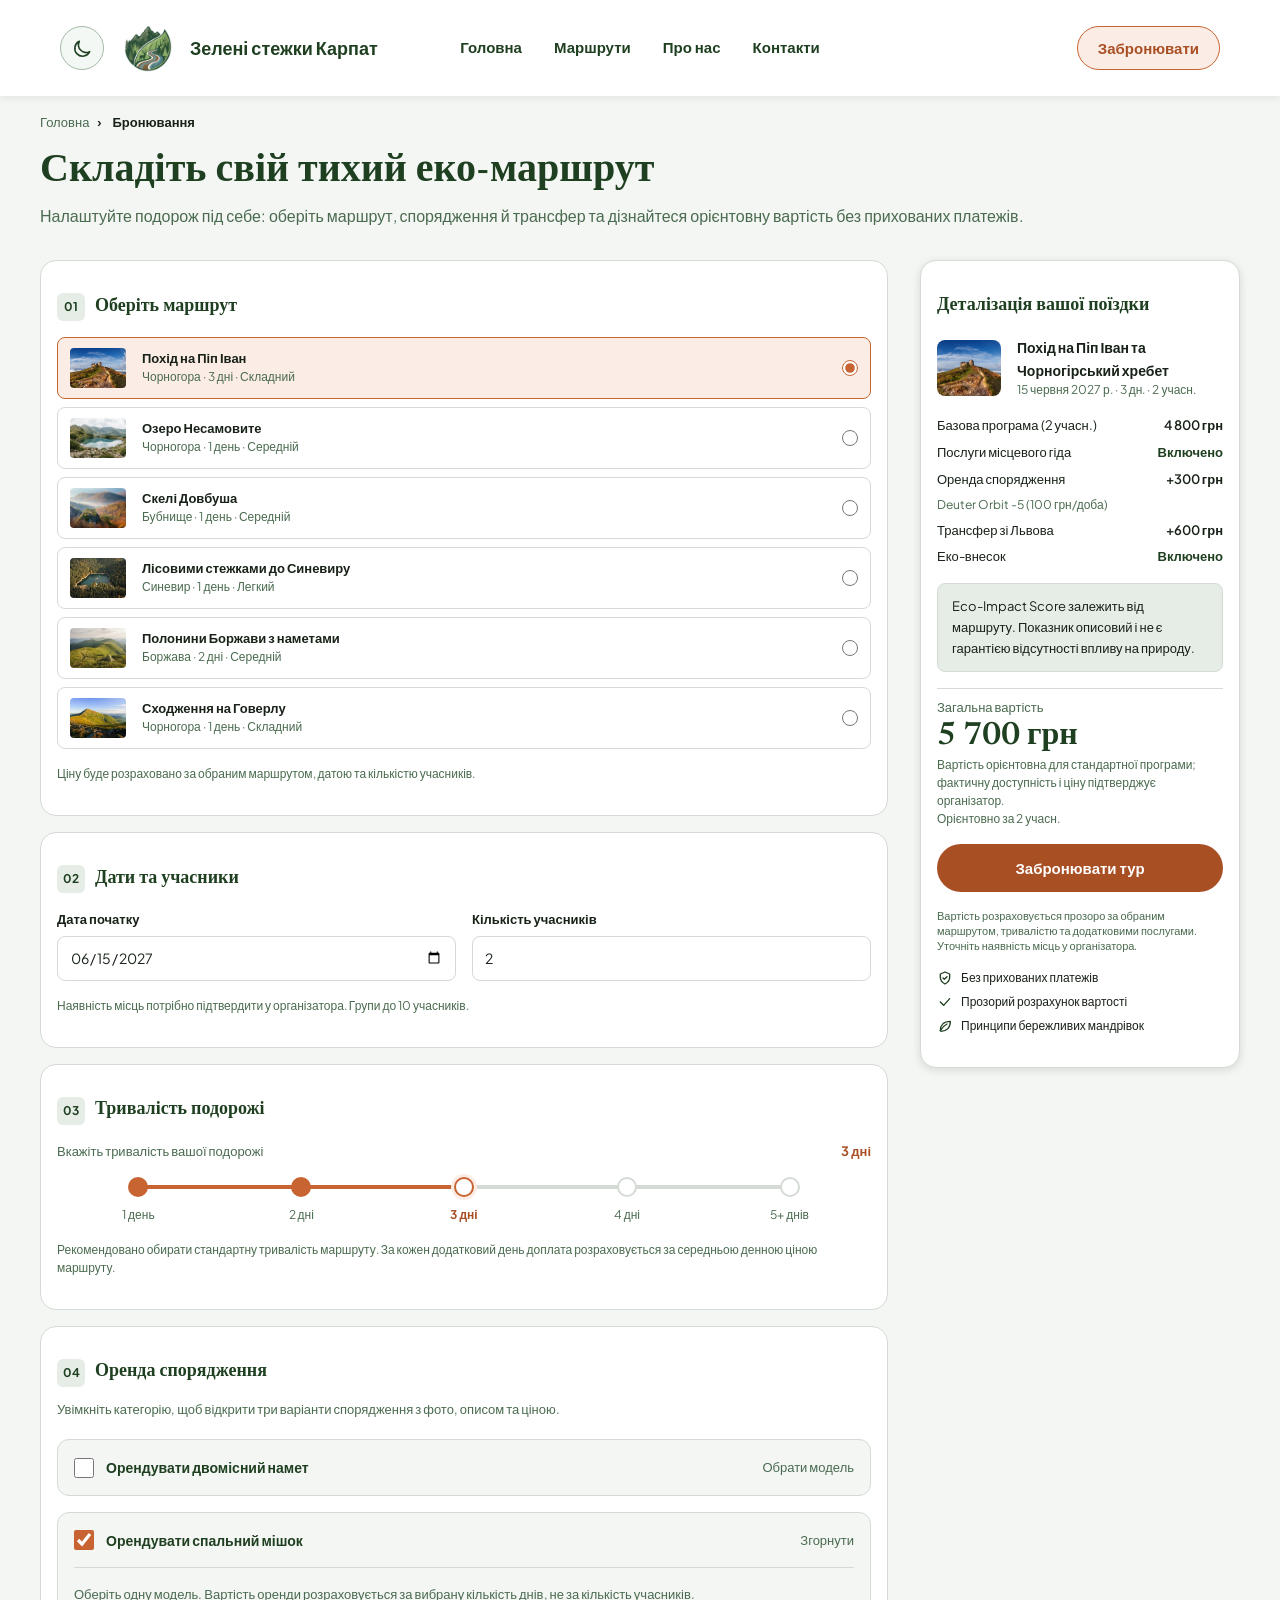
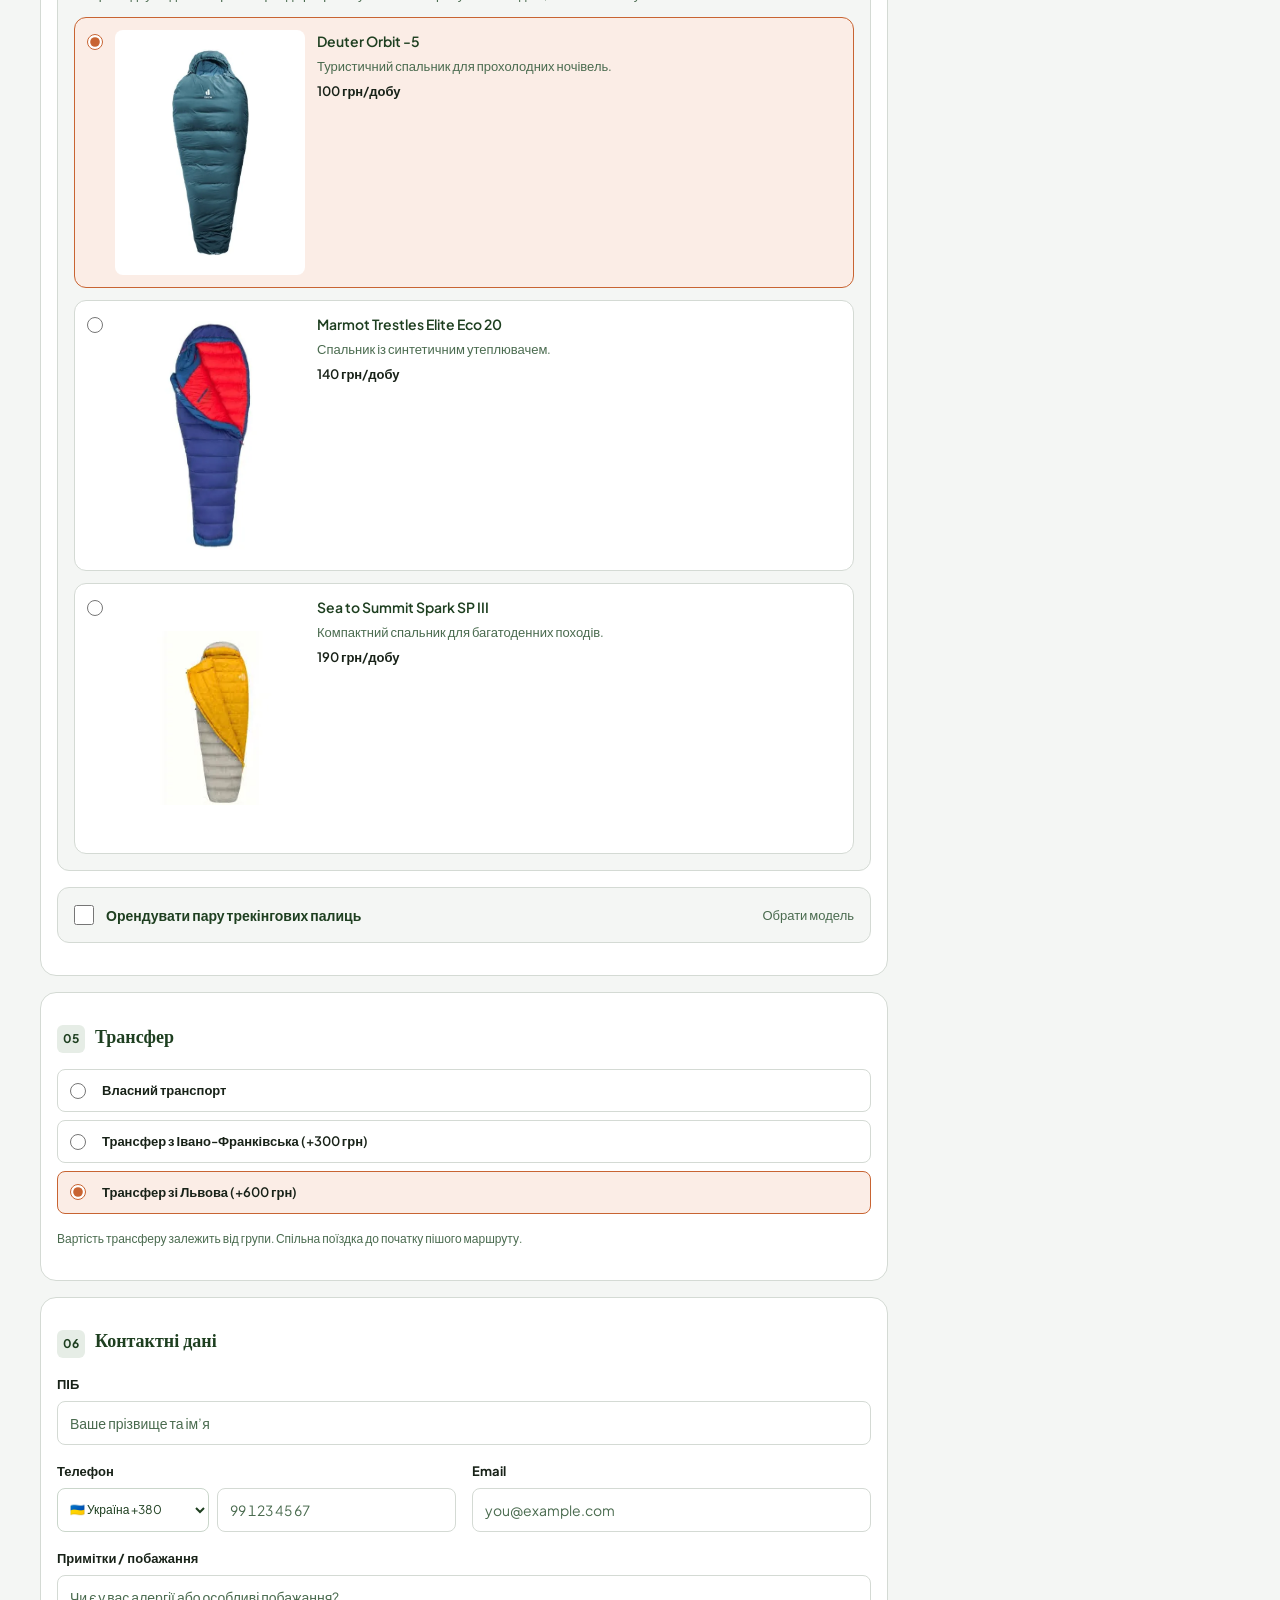
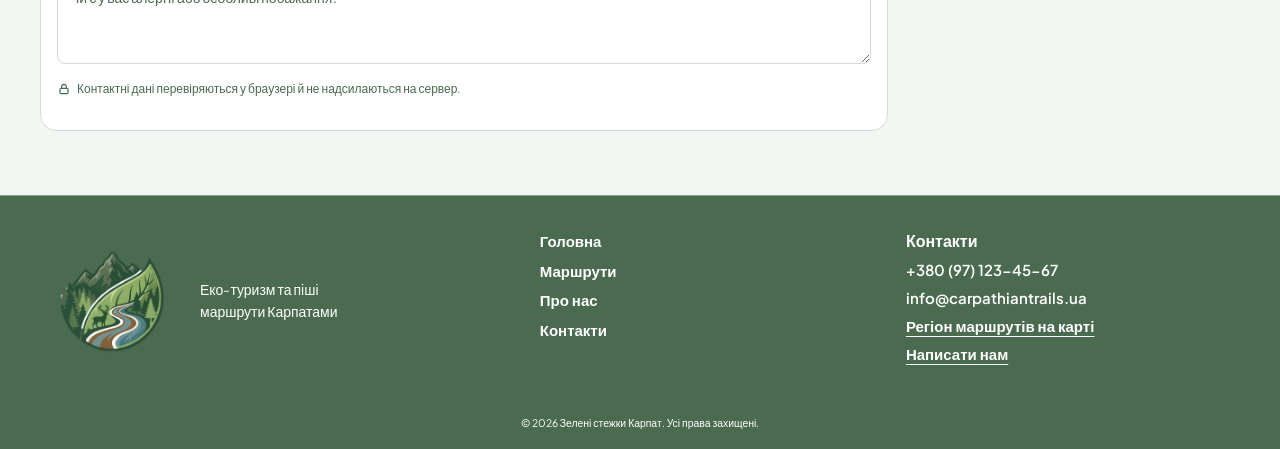
<file: booking.html>
<!DOCTYPE html>
<html class="scroll-smooth" lang="uk">
    <head>
        <meta charset="utf-8"/>
        <meta content="width=device-width, initial-scale=1.0" name="viewport"/>
        <title>
            Бронювання — Зелені стежки Карпат
        </title>
        <meta content="Складіть свій тихий еко-маршрут: оберіть маршрут, дати, спорядження та трансфер і побачте чесну вартість до оплати." name="description"/>
        <link href="assets/images/favicon.png" rel="icon" type="image/png"/>
        <link href="https://fonts.googleapis.com" rel="preconnect"/>
        <link crossorigin="" href="https://fonts.gstatic.com" rel="preconnect"/>
        <link href="https://fonts.googleapis.com/css2?family=Newsreader:wght@600&amp;family=Plus+Jakarta+Sans:wght@400;600;700&amp;display=swap" rel="stylesheet"/>
        <script>!function(){let t;try{t=localStorage.getItem('zsk-theme')}catch(e){}if(t!=='dark'&&t!=='light'){t=window.matchMedia&&window.matchMedia('(prefers-color-scheme: dark)').matches?'dark':'light'}document.documentElement.dataset.theme=t}();</script>
        <link href="css/tailwind-built.css" rel="stylesheet"/>
        <link href="css/style.css" rel="stylesheet"/>
        <link href="css/theme.css" rel="stylesheet"/>
        <script defer="" src="js/routes-data.js">
        </script>
        <script defer="" src="js/site.js">
        </script>
        <meta content="#1E3F20" name="theme-color"/>
        <script defer src="js/theme.js"></script>
        <link rel="stylesheet" href="css/release.css"/>
    <script defer src="js/phone.js"></script>
<link rel="canonical" href="https://zelenistezhkykarpat.vercel.app/booking.html"/>
<meta property="og:type" content="website"/>
<meta property="og:title" content="Бронювання — Зелені стежки Карпат"/>
<meta property="og:description" content="Складіть свій тихий еко-маршрут: оберіть маршрут, дати, спорядження та трансфер і побачте чесну вартість до оплати."/>
<meta property="og:url" content="https://zelenistezhkykarpat.vercel.app/booking.html"/>
<meta property="og:image" content="https://zelenistezhkykarpat.vercel.app/assets/images/hero-bg-desktop-1680.webp"/>
</head>
    <body class="bg-background font-main text-base text-neutral-dark antialiased">
        <a class="absolute -top-12 left-0 z-[200] bg-accent-hover px-4 py-2 text-white transition-[top] focus:top-0" href="#main-content" title="Перейти до основного вмісту">
            Перейти до основного вмісту
        </a>
        <!-- BEGIN HEADER -->
        <header class="sticky top-0 z-50 bg-white shadow-header">
            <div class="relative mx-auto flex h-20 max-w-container items-center justify-between gap-4 px-5 md:h-24 md:grid md:grid-cols-header">
                <div class="header-brand-group">
                    <button type="button" class="theme-switch" data-theme-toggle aria-label="Увімкнути темно-зелену тему" aria-pressed="false" title="Увімкнути темно-зелену тему">
                        <svg class="theme-switch-icon theme-icon-moon" aria-hidden="true" viewBox="0 0 24 24" fill="none" stroke="currentColor" stroke-width="1.8" stroke-linecap="round" stroke-linejoin="round"><path d="M20.2 15.6A8.8 8.8 0 0 1 8.4 3.8a8.9 8.9 0 1 0 11.8 11.8Z"/></svg>
                        <svg class="theme-switch-icon theme-icon-sun" aria-hidden="true" viewBox="0 0 24 24" fill="none" stroke="currentColor" stroke-width="1.8" stroke-linecap="round" stroke-linejoin="round"><circle cx="12" cy="12" r="4"/><path d="M12 2v2m0 16v2M4.93 4.93l1.41 1.41m11.32 11.32 1.41 1.41M2 12h2m16 0h2M4.93 19.07l1.41-1.41M17.66 6.34l1.41-1.41"/></svg>
                    </button>
                    <a class="flex items-center gap-2.5 text-base font-semibold text-primary transition-opacity hover:opacity-80 md:justify-self-start md:text-lg" href="index.html#hero" title="Зелені стежки Карпат">
                    <img alt="" class="h-12 w-auto shrink-0 md:h-16" data-theme-light-src="assets/images/logo_w-display.webp" data-theme-dark-src="assets/images/Logo_header_dark-display.webp" src="assets/images/logo_w-display.webp" width="64" height="64"/>
                    <span class="leading-tight">
                        Зелені стежки Карпат
                    </span>
                </a>
                </div>
                <!-- Бургер без JS: прихований чекбокс (peer) + два <label> -->
                <input class="peer sr-only" id="nav-toggle" type="checkbox"/>
                <label class="grid size-11 cursor-pointer place-items-center rounded-lg bg-background text-primary peer-focus-visible:outline peer-focus-visible:outline-2 peer-focus-visible:outline-offset-2 peer-focus-visible:outline-accent peer-checked:hidden md:hidden" for="nav-toggle">
                    <span class="sr-only">
                        Відкрити меню
                    </span>
                    <svg aria-hidden="true" class="" fill="none" focusable="false" height="20" stroke="currentColor" stroke-linecap="round" stroke-linejoin="round" stroke-width="2" viewBox="0 0 24 24" width="20">
                        <path d="M4 7h16M4 12h16M4 17h16">
                        </path>
                    </svg>
                </label>
                <label class="hidden size-11 cursor-pointer place-items-center rounded-lg bg-background text-primary peer-focus-visible:outline peer-focus-visible:outline-2 peer-focus-visible:outline-offset-2 peer-focus-visible:outline-accent peer-checked:grid md:peer-checked:hidden" for="nav-toggle">
                    <span class="sr-only">
                        Закрити меню
                    </span>
                    <svg aria-hidden="true" class="" fill="none" focusable="false" height="20" stroke="currentColor" stroke-linecap="round" stroke-linejoin="round" stroke-width="2" viewBox="0 0 24 24" width="20">
                        <path d="M6 6l12 12M18 6 6 18">
                        </path>
                    </svg>
                </label>
                <nav aria-label="Головна навігація" class="absolute inset-x-0 top-full hidden max-h-[calc(100vh-5rem)] overflow-y-auto bg-white px-5 pb-8 pt-4 shadow-header peer-checked:block md:static md:block md:max-h-none md:overflow-visible md:bg-transparent md:p-0 md:shadow-none" id="main-menu">
                    <p class="mb-2 text-2xs uppercase tracking-widest text-secondary md:hidden">
                        Меню
                    </p>
                    <ul class="flex flex-col gap-1 md:flex-row md:gap-5 lg:gap-8">
                        <li>
                            <a class="block border-l-4 border-transparent px-3.5 py-3 text-lg font-semibold text-primary transition-colors hover:border-accent hover:bg-background aria-[current=page]:border-accent aria-[current=page]:bg-background md:border-b-2 md:border-l-0 md:bg-transparent md:px-0 md:py-2 md:text-label md:hover:bg-transparent md:hover:text-accent md:aria-[current=page]:bg-transparent md:aria-[current=page]:text-accent" href="index.html#hero" title="Головна">
                                Головна
                            </a>
                        </li>
                        <li>
                            <a class="block border-l-4 border-transparent px-3.5 py-3 text-lg font-semibold text-primary transition-colors hover:border-accent hover:bg-background aria-[current=page]:border-accent aria-[current=page]:bg-background md:border-b-2 md:border-l-0 md:bg-transparent md:px-0 md:py-2 md:text-label md:hover:bg-transparent md:hover:text-accent md:aria-[current=page]:bg-transparent md:aria-[current=page]:text-accent" href="routes.html" title="Маршрути">
                                Маршрути
                            </a>
                        </li>
                        <li>
                            <a class="block border-l-4 border-transparent px-3.5 py-3 text-lg font-semibold text-primary transition-colors hover:border-accent hover:bg-background aria-[current=page]:border-accent aria-[current=page]:bg-background md:border-b-2 md:border-l-0 md:bg-transparent md:px-0 md:py-2 md:text-label md:hover:bg-transparent md:hover:text-accent md:aria-[current=page]:bg-transparent md:aria-[current=page]:text-accent" href="about.html" title="Про нас">
                                Про нас
                            </a>
                        </li>
                        <li>
                            <a class="block border-l-4 border-transparent px-3.5 py-3 text-lg font-semibold text-primary transition-colors hover:border-accent hover:bg-background aria-[current=page]:border-accent aria-[current=page]:bg-background md:border-b-2 md:border-l-0 md:bg-transparent md:px-0 md:py-2 md:text-label md:hover:bg-transparent md:hover:text-accent md:aria-[current=page]:bg-transparent md:aria-[current=page]:text-accent" href="#contacts" title="Контакти">
                                Контакти
                            </a>
                        </li>
                    </ul>
                    <div class="mt-4 flex flex-col gap-4 md:hidden">
                        <a class="inline-flex min-h-11 items-center justify-center rounded-full text-center font-semibold transition duration-200 hover:-translate-y-0.5 motion-reduce:transition-none motion-reduce:hover:translate-y-0 px-7 py-3 text-label bg-primary text-white hover:bg-primary-hover w-full" href="booking.html" title="Забронювати">
                            Забронювати
                        </a>
                        <div class="flex flex-col gap-3 border-t border-line pt-4 text-sm">
                            <p>
                                Еко-туризм та піші маршрути Карпатами
                            </p>
                            <a class="transition-colors hover:text-accent-hover" href="tel:+380971234567" title="+380 (97) 123-45-67">
                                +380 (97) 123-45-67
                            </a>
                            <a class="transition-colors hover:text-accent-hover" href="mailto:info@carpathiantrails.ua" title="info@carpathiantrails.ua">
                                info@carpathiantrails.ua
                            </a>
                        </div>
                    </div>
                </nav>
                <a class="header-mobile-booking" href="booking.html" title="Перейти до бронювання">Забронювати</a>
                <a aria-current="page" class="inline-flex min-h-11 items-center justify-center rounded-full text-center font-semibold transition duration-200 hover:-translate-y-0.5 motion-reduce:transition-none motion-reduce:hover:translate-y-0 px-7 py-3 text-label bg-primary text-white hover:bg-primary-hover hidden md:inline-flex md:justify-self-end md:px-5 md:py-2 aria-[current=page]:border aria-[current=page]:border-accent aria-[current=page]:bg-accent-tint aria-[current=page]:text-accent-hover" href="booking.html" title="Забронювати">
                    Забронювати
                </a>
            </div>
        </header>
        <!-- END HEADER -->
        <!-- BEGIN MAIN -->
        <main id="main-content">
            <!-- BEGIN SECTION: Складіть свій тихий еко-маршрут -->
            <section aria-labelledby="page-title" class="px-5 pb-8 pt-4">
                <div class="mx-auto max-w-container">
                    <nav aria-label="Хлібні крихти" class="mb-4 text-xs">
                        <ol class="flex flex-wrap gap-2">
                            <li class="">
                                <a class="text-secondary transition-colors hover:text-accent-hover hover:underline" href="index.html#hero" title="Головна">
                                    Головна
                                </a>
                            </li>
                            <li aria-current="page" class="font-semibold before:mr-2 before:content-['›']">
                                Бронювання
                            </li>
                        </ol>
                    </nav>
                    <h1 class="font-heading text-page font-semibold text-primary" id="page-title">
                        Складіть свій тихий еко-маршрут
                    </h1>
                    <p class="mt-2 text-secondary">
                        Налаштуйте подорож під себе: оберіть маршрут, спорядження й трансфер та дізнайтеся орієнтовну вартість без прихованих платежів.
                    </p>
                </div>
            </section>
            <!-- END SECTION: Складіть свій тихий еко-маршрут -->
            <!-- BEGIN SECTION: 01 Оберіть маршрут -->
            <section aria-label="Форма бронювання" class="px-5 pb-10 md:pb-16">
                <!-- Форма відправляється на сторінку підтвердження без JS -->
                <form action="booking_confirmed.html" class="mx-auto grid max-w-container gap-8 lg:grid-cols-detail lg:items-start" id="booking-form" method="get">
                    <div class="flex min-w-0 flex-col gap-4">
                        <!-- BEGIN SECTION: 01 Оберіть маршрут -->
                        <section aria-labelledby="step-routes" class="rounded-2xl border border-line bg-white px-4 py-8">
                            <h2 class="mb-4 flex items-center gap-2.5 font-heading font-semibold text-primary" id="step-routes">
                                <span aria-hidden="true" class="grid size-7 place-items-center rounded-md bg-tint font-main text-2xs font-bold">
                                    01
                                </span>
                                <span class="text-lg">
                                    Оберіть маршрут
                                </span>
                            </h2>
                            <div aria-labelledby="step-routes" class="flex flex-col gap-2" role="radiogroup">
                                <label class="flex cursor-pointer items-center gap-4 rounded-lg border border-line bg-white px-3 py-2.5 transition-colors hover:border-secondary has-[:checked]:border-accent has-[:checked]:bg-accent-tint">
                                    <input checked="" class="order-last ml-auto size-4 shrink-0 accent-accent" name="route" type="radio" value="pip-ivan"/>
                                    <img width="800" height="600" alt="" class="h-10 w-14 shrink-0 rounded object-cover" decoding="async" loading="lazy" src="assets/images/pip-ivan.jpg" srcset="assets/images/pip-ivan.webp 1x"/>
                                    <span class="flex min-w-0 flex-col">
                                        <span class="text-xs font-semibold leading-snug">
                                            Похід на Піп Іван
                                        </span>
                                        <span class="text-2xs text-secondary">
                                            Чорногора · 3 дні · Складний
                                        </span>
                                    </span>
                                </label>
                                <label class="flex cursor-pointer items-center gap-4 rounded-lg border border-line bg-white px-3 py-2.5 transition-colors hover:border-secondary has-[:checked]:border-accent has-[:checked]:bg-accent-tint">
                                    <input class="order-last ml-auto size-4 shrink-0 accent-accent" name="route" type="radio" value="nesamovute"/>
                                    <img width="924" height="400" alt="" class="h-10 w-14 shrink-0 rounded object-cover" decoding="async" loading="lazy" src="assets/images/nesamovute.png" srcset="assets/images/nesamovute.webp 1x"/>
                                    <span class="flex min-w-0 flex-col">
                                        <span class="text-xs font-semibold leading-snug">
                                            Озеро Несамовите
                                        </span>
                                        <span class="text-2xs text-secondary">
                                            Чорногора · 1 день · Середній
                                        </span>
                                    </span>
                                </label>
                                <label class="flex cursor-pointer items-center gap-4 rounded-lg border border-line bg-white px-3 py-2.5 transition-colors hover:border-secondary has-[:checked]:border-accent has-[:checked]:bg-accent-tint">
                                    <input class="order-last ml-auto size-4 shrink-0 accent-accent" name="route" type="radio" value="dovbush"/>
                                    <img alt="" class="h-10 w-14 shrink-0 rounded object-cover" decoding="async" loading="lazy" src="assets/images/dovbush-rocks.jpg"/>
                                    <span class="flex min-w-0 flex-col">
                                        <span class="text-xs font-semibold leading-snug">
                                            Скелі Довбуша
                                        </span>
                                        <span class="text-2xs text-secondary">
                                            Бубнище · 1 день · Середній
                                        </span>
                                    </span>
                                </label>
                                <label class="flex cursor-pointer items-center gap-4 rounded-lg border border-line bg-white px-3 py-2.5 transition-colors hover:border-secondary has-[:checked]:border-accent has-[:checked]:bg-accent-tint">
                                    <input class="order-last ml-auto size-4 shrink-0 accent-accent" name="route" type="radio" value="synevyr"/>
                                    <img width="1163" height="610" alt="" class="h-10 w-14 shrink-0 rounded object-cover" decoding="async" loading="lazy" src="assets/images/synevyr.jpg" srcset="assets/images/synevyr.webp 1x"/>
                                    <span class="flex min-w-0 flex-col">
                                        <span class="text-xs font-semibold leading-snug">
                                            Лісовими стежками до Синевиру
                                        </span>
                                        <span class="text-2xs text-secondary">
                                            Синевир · 1 день · Легкий
                                        </span>
                                    </span>
                                </label>
                                <label class="flex cursor-pointer items-center gap-4 rounded-lg border border-line bg-white px-3 py-2.5 transition-colors hover:border-secondary has-[:checked]:border-accent has-[:checked]:bg-accent-tint">
                                    <input class="order-last ml-auto size-4 shrink-0 accent-accent" name="route" type="radio" value="bordzava"/>
                                    <img width="300" height="200" alt="" class="h-10 w-14 shrink-0 rounded object-cover" decoding="async" loading="lazy" src="assets/images/bordzava.png" srcset="assets/images/bordzava.webp 1x"/>
                                    <span class="flex min-w-0 flex-col">
                                        <span class="text-xs font-semibold leading-snug">
                                            Полонини Боржави з наметами
                                        </span>
                                        <span class="text-2xs text-secondary">
                                            Боржава · 2 дні · Середній
                                        </span>
                                    </span>
                                </label>
                                <label class="flex cursor-pointer items-center gap-4 rounded-lg border border-line bg-white px-3 py-2.5 transition-colors hover:border-secondary has-[:checked]:border-accent has-[:checked]:bg-accent-tint">
                                    <input class="order-last ml-auto size-4 shrink-0 accent-accent" name="route" type="radio" value="hoverla"/>
                                    <img width="900" height="506" alt="" class="h-10 w-14 shrink-0 rounded object-cover" decoding="async" loading="lazy" src="assets/images/hoverla.jpg" srcset="assets/images/hoverla.webp 1x"/>
                                    <span class="flex min-w-0 flex-col">
                                        <span class="text-xs font-semibold leading-snug">
                                            Сходження на Говерлу
                                        </span>
                                        <span class="text-2xs text-secondary">
                                            Чорногора · 1 день · Складний
                                        </span>
                                    </span>
                                </label>
                            </div>
                            <p class="mt-4 text-2xs text-secondary">
                                Ціну буде розраховано за обраним маршрутом, датою та кількістю учасників.
                            </p>
                        </section>
                        <!-- END SECTION: 01 Оберіть маршрут -->
                        <!-- BEGIN SECTION: 02 Дати та учасники -->
                        <section aria-labelledby="step-dates" class="rounded-2xl border border-line bg-white px-4 py-8">
                            <h2 class="mb-4 flex items-center gap-2.5 font-heading font-semibold text-primary" id="step-dates">
                                <span aria-hidden="true" class="grid size-7 place-items-center rounded-md bg-tint font-main text-2xs font-bold">
                                    02
                                </span>
                                <span class="text-lg">
                                    Дати та учасники
                                </span>
                            </h2>
                            <div class="grid gap-4 sm:grid-cols-2">
                                <div class="flex flex-col gap-1.5">
                                    <label class="text-xs font-bold" for="date">
                                        Дата початку
                                    </label>
                                    <input class="min-h-11 w-full rounded-lg border border-line bg-white px-3 py-2.5 text-sm text-neutral-dark placeholder:text-secondary" id="date" aria-describedby="date-error" min="2026-11-02" name="date" required="" type="date" value="2027-06-15"/>
<p class="field-error mt-1 text-xs text-red-700" id="date-error" role="alert" hidden></p>
                                </div>
                                <div class="flex flex-col gap-1.5">
                                    <label class="text-xs font-bold" for="guests">
                                        Кількість учасників
                                    </label>
                                    <input class="min-h-11 w-full rounded-lg border border-line bg-white px-3 py-2.5 text-sm text-neutral-dark placeholder:text-secondary" id="guests" aria-describedby="guests-error" max="10" min="1" name="guests" required="" type="number" value="2"/>
<p class="field-error mt-1 text-xs text-red-700" id="guests-error" role="alert" hidden></p>
                                </div>
                            </div>
                            <p class="mt-4 flex flex-wrap items-center gap-x-4 gap-y-2 text-2xs text-secondary">
                                Наявність місць потрібно підтвердити у організатора. Групи до 10 учасників.
                            </p>
                        </section>
                        <!-- END SECTION: 02 Дати та учасники -->
                        <!-- BEGIN SECTION: 03 Тривалість подорожі -->
                        <section aria-labelledby="step-days" class="rounded-2xl border border-line bg-white px-4 py-8">
                            <h2 class="mb-4 flex items-center gap-2.5 font-heading font-semibold text-primary" id="step-days">
                                <span aria-hidden="true" class="grid size-7 place-items-center rounded-md bg-tint font-main text-2xs font-bold">
                                    03
                                </span>
                                <span class="text-lg">
                                    Тривалість подорожі
                                </span>
                            </h2>
                            <input class="sr-only" id="days-1" name="days" type="radio" value="1"/>
                            <input class="sr-only" id="days-2" name="days" type="radio" value="2"/>
                            <input checked="" class="sr-only" id="days-3" name="days" type="radio" value="3"/>
                            <input class="sr-only" id="days-4" name="days" type="radio" value="4"/>
                            <input class="sr-only" id="days-5" name="days" type="radio" value="5"/>
                            <div class="duration-top">
                                <p class="text-secondary">
                                    Вкажіть тривалість вашої подорожі
                                </p>
                                <p class="duration-value duration-value--1">
                                    1 день
                                </p>
                                <p class="duration-value duration-value--2">
                                    2 дні
                                </p>
                                <p class="duration-value duration-value--3">
                                    3 дні
                                </p>
                                <p class="duration-value duration-value--4">
                                    4 дні
                                </p>
                                <p class="duration-value duration-value--5">
                                    5+ днів
                                </p>
                            </div>
                            <div class="duration-track">
                                <label class="duration-step" for="days-1">
                                    <span class="duration-dot">
                                    </span>
                                    <span>
                                        1 день
                                    </span>
                                </label>
                                <label class="duration-step" for="days-2">
                                    <span class="duration-dot">
                                    </span>
                                    <span>
                                        2 дні
                                    </span>
                                </label>
                                <label class="duration-step" for="days-3">
                                    <span class="duration-dot">
                                    </span>
                                    <span>
                                        3 дні
                                    </span>
                                </label>
                                <label class="duration-step" for="days-4">
                                    <span class="duration-dot">
                                    </span>
                                    <span>
                                        4 дні
                                    </span>
                                </label>
                                <label class="duration-step" for="days-5">
                                    <span class="duration-dot">
                                    </span>
                                    <span>
                                        5+ днів
                                    </span>
                                </label>
                            </div>
                            <p class="mt-4 text-2xs text-secondary">
                                Рекомендовано обирати стандартну тривалість маршруту. За кожен додатковий день доплата розраховується за середньою денною ціною маршруту.
                            </p>
                        </section>
                        <!-- END SECTION: 03 Тривалість подорожі -->
                        <section id="tent-extension-section" aria-labelledby="tent-extension-title" class="zsk-tent-extension rounded-2xl border border-line bg-white px-4 py-5" hidden>
                            <fieldset class="zsk-tent-fieldset" aria-describedby="tent-extension-hint tent-source-error">
                                <legend id="tent-extension-title" class="font-heading text-lg font-semibold text-primary">Намет для продовженого походу</legend>
                                <p id="tent-extension-hint" class="mb-4 mt-2 text-xs text-secondary">Для подорожі довшої за стандартну програму обов’язково вкажіть, який намет берете. Оренда додається до вартості окремо.</p>
                                <p class="mb-2 text-xs font-bold text-primary">Оберіть один варіант <span aria-hidden="true">*</span></p>
                                <label class="zsk-tent-option"><input type="radio" name="tent-source" value="own" required disabled/><span>Маю власний намет</span></label>
                                <label class="zsk-tent-option"><input type="radio" name="tent-source" value="rental" required disabled/><span>Орендую намет на сайті</span></label>
                                <p id="tent-source-error" class="field-error mt-2 text-xs text-red-700" role="alert" hidden>Для продовження походу оберіть власний або орендований намет.</p>
                            </fieldset>
                        </section>
                        <!-- BEGIN SECTION: 04 Розкривний вибір моделей спорядження -->
<section aria-labelledby="step-gear" class="rounded-2xl border border-line bg-white px-4 py-8">
    <h2 id="step-gear" class="mb-3 flex items-center gap-2.5 font-heading font-semibold text-primary">
        <span class="grid size-7 place-items-center rounded-md bg-tint font-main text-2xs font-bold" aria-hidden="true">04</span>
        <span class="text-lg">Оренда спорядження</span>
    </h2>
    <p class="mb-5 text-xs text-secondary">Увімкніть категорію, щоб відкрити три варіанти спорядження з фото, описом та ціною.</p>
    <div class="space-y-4" role="group" aria-label="Додаткове спорядження">
<div class="rounded-xl border border-line bg-background p-3 sm:p-4">
    <label class="flex cursor-pointer items-center gap-3" for="extra-tent">
        <input id="extra-tent" class="size-5 shrink-0 accent-accent" name="extras" type="checkbox" value="tent" aria-controls="gear-options-tent" aria-expanded="false"/>
        <span class="flex-1 text-sm font-semibold text-primary">Орендувати двомісний намет</span>
        <span class="text-xs font-medium text-secondary" data-gear-toggle-text="tent">Обрати модель</span>
    </label>
    <div id="gear-options-tent" data-gear-panel="tent" class="gear-model-panel mt-4 space-y-3 border-t border-line pt-4" hidden>
        <p class="text-xs text-secondary">Оберіть одну модель. Вартість оренди розраховується за вибрану кількість днів, не за кількість учасників.</p>
        <div class="grid gap-3" role="radiogroup" aria-label="Модель: Намет">
            <label class="gear-model-card flex cursor-pointer flex-col gap-3 rounded-xl border border-line bg-white p-3 transition-colors hover:border-secondary has-[:checked]:border-accent has-[:checked]:bg-accent-tint sm:flex-row" data-model-card>
    <input class="mt-1 size-4 shrink-0 accent-accent" type="radio" name="gear-model-tent" value="naturehike-cloud-up-2" checked aria-label="Naturehike Cloud Up 2"/>
    <span class="gear-photo relative block h-28 w-full shrink-0 overflow-hidden rounded-lg bg-tint sm:h-24 sm:w-32" data-gear-photo>
        <img width="447" height="447" src="assets/images/gear/tent-naturehike-cloud-up-2.jpg" srcset="assets/images/gear/tent-naturehike-cloud-up-2.webp 1x" alt="Naturehike Cloud Up 2" class="h-full w-full object-cover" loading="lazy" decoding="async"/>
        <span class="gear-photo-placeholder absolute inset-0 flex items-center justify-center px-2 text-center text-xs text-secondary" aria-hidden="true">Фото моделі</span>
    </span>
    <span class="flex min-w-0 flex-1 flex-col gap-1">
        <span class="text-sm font-semibold text-primary">Naturehike Cloud Up 2</span>
        <span class="text-xs text-secondary">Компактний двомісний намет для піших маршрутів.</span>
        <span class="text-xs font-semibold text-neutral-dark">150 грн/добу</span>
    </span>
</label><label class="gear-model-card flex cursor-pointer flex-col gap-3 rounded-xl border border-line bg-white p-3 transition-colors hover:border-secondary has-[:checked]:border-accent has-[:checked]:bg-accent-tint sm:flex-row" data-model-card>
    <input class="mt-1 size-4 shrink-0 accent-accent" type="radio" name="gear-model-tent" value="msr-hubba-hubba-nx-2" aria-label="MSR Hubba Hubba NX 2"/>
    <span class="gear-photo relative block h-28 w-full shrink-0 overflow-hidden rounded-lg bg-tint sm:h-24 sm:w-32" data-gear-photo>
        <img width="447" height="447" src="assets/images/gear/tent-msr-hubba-hubba-nx-2.jpg" srcset="assets/images/gear/tent-msr-hubba-hubba-nx-2.webp 1x" alt="MSR Hubba Hubba NX 2" class="h-full w-full object-cover" loading="lazy" decoding="async"/>
        <span class="gear-photo-placeholder absolute inset-0 flex items-center justify-center px-2 text-center text-xs text-secondary" aria-hidden="true">Фото моделі</span>
    </span>
    <span class="flex min-w-0 flex-1 flex-col gap-1">
        <span class="text-sm font-semibold text-primary">MSR Hubba Hubba NX 2</span>
        <span class="text-xs text-secondary">Двомісний туристичний намет із двома входами.</span>
        <span class="text-xs font-semibold text-neutral-dark">210 грн/добу</span>
    </span>
</label><label class="gear-model-card flex cursor-pointer flex-col gap-3 rounded-xl border border-line bg-white p-3 transition-colors hover:border-secondary has-[:checked]:border-accent has-[:checked]:bg-accent-tint sm:flex-row" data-model-card>
    <input class="mt-1 size-4 shrink-0 accent-accent" type="radio" name="gear-model-tent" value="sea-to-summit-alto-tr2" aria-label="Sea to Summit Alto TR2"/>
    <span class="gear-photo relative block h-28 w-full shrink-0 overflow-hidden rounded-lg bg-tint sm:h-24 sm:w-32" data-gear-photo>
        <img width="447" height="447" src="assets/images/gear/tent-sea-to-summit-alto-tr2.jpg" srcset="assets/images/gear/tent-sea-to-summit-alto-tr2.webp 1x" alt="Sea to Summit Alto TR2" class="h-full w-full object-cover" loading="lazy" decoding="async"/>
        <span class="gear-photo-placeholder absolute inset-0 flex items-center justify-center px-2 text-center text-xs text-secondary" aria-hidden="true">Фото моделі</span>
    </span>
    <span class="flex min-w-0 flex-1 flex-col gap-1">
        <span class="text-sm font-semibold text-primary">Sea to Summit Alto TR2</span>
        <span class="text-xs text-secondary">Двомісний намет для трекінгу з продуманою вентиляцією.</span>
        <span class="text-xs font-semibold text-neutral-dark">240 грн/добу</span>
    </span>
</label>
        </div>
    </div>
</div>
<div class="rounded-xl border border-line bg-background p-3 sm:p-4">
    <label class="flex cursor-pointer items-center gap-3" for="extra-sleeping-bag">
        <input id="extra-sleeping-bag" class="size-5 shrink-0 accent-accent" name="extras" type="checkbox" value="sleeping-bag" aria-controls="gear-options-sleeping-bag" aria-expanded="true" checked/>
        <span class="flex-1 text-sm font-semibold text-primary">Орендувати спальний мішок</span>
        <span class="text-xs font-medium text-secondary" data-gear-toggle-text="sleeping-bag">Згорнути</span>
    </label>
    <div id="gear-options-sleeping-bag" data-gear-panel="sleeping-bag" class="gear-model-panel mt-4 space-y-3 border-t border-line pt-4">
        <p class="text-xs text-secondary">Оберіть одну модель. Вартість оренди розраховується за вибрану кількість днів, не за кількість учасників.</p>
        <div class="grid gap-3" role="radiogroup" aria-label="Модель: Спальний мішок">
            <label class="gear-model-card flex cursor-pointer flex-col gap-3 rounded-xl border border-line bg-white p-3 transition-colors hover:border-secondary has-[:checked]:border-accent has-[:checked]:bg-accent-tint sm:flex-row" data-model-card>
    <input class="mt-1 size-4 shrink-0 accent-accent" type="radio" name="gear-model-sleeping-bag" value="deuter-orbit-minus5" checked aria-label="Deuter Orbit -5"/>
    <span class="gear-photo relative block h-28 w-full shrink-0 overflow-hidden rounded-lg bg-tint sm:h-24 sm:w-32" data-gear-photo>
        <img width="508" height="603" src="assets/images/gear/sleeping-bag-deuter-orbit-minus5.jpg" srcset="assets/images/gear/sleeping-bag-deuter-orbit-minus5.webp 1x" alt="Deuter Orbit -5" class="h-full w-full object-cover" loading="lazy" decoding="async"/>
        <span class="gear-photo-placeholder absolute inset-0 flex items-center justify-center px-2 text-center text-xs text-secondary" aria-hidden="true">Фото моделі</span>
    </span>
    <span class="flex min-w-0 flex-1 flex-col gap-1">
        <span class="text-sm font-semibold text-primary">Deuter Orbit -5</span>
        <span class="text-xs text-secondary">Туристичний спальник для прохолодних ночівель.</span>
        <span class="text-xs font-semibold text-neutral-dark">100 грн/добу</span>
    </span>
</label><label class="gear-model-card flex cursor-pointer flex-col gap-3 rounded-xl border border-line bg-white p-3 transition-colors hover:border-secondary has-[:checked]:border-accent has-[:checked]:bg-accent-tint sm:flex-row" data-model-card>
    <input class="mt-1 size-4 shrink-0 accent-accent" type="radio" name="gear-model-sleeping-bag" value="marmot-trestles-elite-eco-20" aria-label="Marmot Trestles Elite Eco 20"/>
    <span class="gear-photo relative block h-28 w-full shrink-0 overflow-hidden rounded-lg bg-tint sm:h-24 sm:w-32" data-gear-photo>
        <img width="388" height="515" src="assets/images/gear/sleeping-bag-marmot-trestles-elite-eco-20.jpg" srcset="assets/images/gear/sleeping-bag-marmot-trestles-elite-eco-20.webp 1x" alt="Marmot Trestles Elite Eco 20" class="h-full w-full object-cover" loading="lazy" decoding="async"/>
        <span class="gear-photo-placeholder absolute inset-0 flex items-center justify-center px-2 text-center text-xs text-secondary" aria-hidden="true">Фото моделі</span>
    </span>
    <span class="flex min-w-0 flex-1 flex-col gap-1">
        <span class="text-sm font-semibold text-primary">Marmot Trestles Elite Eco 20</span>
        <span class="text-xs text-secondary">Спальник із синтетичним утеплювачем.</span>
        <span class="text-xs font-semibold text-neutral-dark">140 грн/добу</span>
    </span>
</label><label class="gear-model-card flex cursor-pointer flex-col gap-3 rounded-xl border border-line bg-white p-3 transition-colors hover:border-secondary has-[:checked]:border-accent has-[:checked]:bg-accent-tint sm:flex-row" data-model-card>
    <input class="mt-1 size-4 shrink-0 accent-accent" type="radio" name="gear-model-sleeping-bag" value="sea-to-summit-spark-spiii" aria-label="Sea to Summit Spark SP III"/>
    <span class="gear-photo relative block h-28 w-full shrink-0 overflow-hidden rounded-lg bg-tint sm:h-24 sm:w-32" data-gear-photo>
        <img width="225" height="225" src="assets/images/gear/sleeping-bag-sea-to-summit-spark-spiii.jpg" srcset="assets/images/gear/sleeping-bag-sea-to-summit-spark-spiii.webp 1x" alt="Sea to Summit Spark SP III" class="h-full w-full object-cover" loading="lazy" decoding="async"/>
        <span class="gear-photo-placeholder absolute inset-0 flex items-center justify-center px-2 text-center text-xs text-secondary" aria-hidden="true">Фото моделі</span>
    </span>
    <span class="flex min-w-0 flex-1 flex-col gap-1">
        <span class="text-sm font-semibold text-primary">Sea to Summit Spark SP III</span>
        <span class="text-xs text-secondary">Компактний спальник для багатоденних походів.</span>
        <span class="text-xs font-semibold text-neutral-dark">190 грн/добу</span>
    </span>
</label>
        </div>
    </div>
</div>
<div class="rounded-xl border border-line bg-background p-3 sm:p-4">
    <label class="flex cursor-pointer items-center gap-3" for="extra-poles">
        <input id="extra-poles" class="size-5 shrink-0 accent-accent" name="extras" type="checkbox" value="poles" aria-controls="gear-options-poles" aria-expanded="false"/>
        <span class="flex-1 text-sm font-semibold text-primary">Орендувати пару трекінгових палиць</span>
        <span class="text-xs font-medium text-secondary" data-gear-toggle-text="poles">Обрати модель</span>
    </label>
    <div id="gear-options-poles" data-gear-panel="poles" class="gear-model-panel mt-4 space-y-3 border-t border-line pt-4" hidden>
        <p class="text-xs text-secondary">Оберіть одну модель. Вартість оренди розраховується за вибрану кількість днів, не за кількість учасників.</p>
        <div class="grid gap-3" role="radiogroup" aria-label="Модель: Трекінгові палиці">
            <label class="gear-model-card flex cursor-pointer flex-col gap-3 rounded-xl border border-line bg-white p-3 transition-colors hover:border-secondary has-[:checked]:border-accent has-[:checked]:bg-accent-tint sm:flex-row" data-model-card>
    <input class="mt-1 size-4 shrink-0 accent-accent" type="radio" name="gear-model-poles" value="black-diamond-trail-back" checked aria-label="Black Diamond Trail Back"/>
    <span class="gear-photo relative block h-28 w-full shrink-0 overflow-hidden rounded-lg bg-tint sm:h-24 sm:w-32" data-gear-photo>
        <img width="383" height="522" src="assets/images/gear/poles-black-diamond-trail-back.jpg" srcset="assets/images/gear/poles-black-diamond-trail-back.webp 1x" alt="Black Diamond Trail Back" class="h-full w-full object-cover" loading="lazy" decoding="async"/>
        <span class="gear-photo-placeholder absolute inset-0 flex items-center justify-center px-2 text-center text-xs text-secondary" aria-hidden="true">Фото моделі</span>
    </span>
    <span class="flex min-w-0 flex-1 flex-col gap-1">
        <span class="text-sm font-semibold text-primary">Black Diamond Trail Back</span>
        <span class="text-xs text-secondary">Регульовані трекінгові палиці для піших походів.</span>
        <span class="text-xs font-semibold text-neutral-dark">50 грн/добу</span>
    </span>
</label><label class="gear-model-card flex cursor-pointer flex-col gap-3 rounded-xl border border-line bg-white p-3 transition-colors hover:border-secondary has-[:checked]:border-accent has-[:checked]:bg-accent-tint sm:flex-row" data-model-card>
    <input class="mt-1 size-4 shrink-0 accent-accent" type="radio" name="gear-model-poles" value="leki-makalu-lite" aria-label="LEKI Makalu Lite"/>
    <span class="gear-photo relative block h-28 w-full shrink-0 overflow-hidden rounded-lg bg-tint sm:h-24 sm:w-32" data-gear-photo>
        <img width="383" height="522" src="assets/images/gear/poles-leki-makalu-lite.jpg" srcset="assets/images/gear/poles-leki-makalu-lite.webp 1x" alt="LEKI Makalu Lite" class="h-full w-full object-cover" loading="lazy" decoding="async"/>
        <span class="gear-photo-placeholder absolute inset-0 flex items-center justify-center px-2 text-center text-xs text-secondary" aria-hidden="true">Фото моделі</span>
    </span>
    <span class="flex min-w-0 flex-1 flex-col gap-1">
        <span class="text-sm font-semibold text-primary">LEKI Makalu Lite</span>
        <span class="text-xs text-secondary">Регульовані палиці для гірських стежок.</span>
        <span class="text-xs font-semibold text-neutral-dark">65 грн/добу</span>
    </span>
</label><label class="gear-model-card flex cursor-pointer flex-col gap-3 rounded-xl border border-line bg-white p-3 transition-colors hover:border-secondary has-[:checked]:border-accent has-[:checked]:bg-accent-tint sm:flex-row" data-model-card>
    <input class="mt-1 size-4 shrink-0 accent-accent" type="radio" name="gear-model-poles" value="black-diamond-distance-carbon-z" aria-label="Black Diamond Distance Carbon Z"/>
    <span class="gear-photo relative block h-28 w-full shrink-0 overflow-hidden rounded-lg bg-tint sm:h-24 sm:w-32" data-gear-photo>
        <img width="447" height="447" src="assets/images/gear/poles-black-diamond-distance-carbon-z.jpg" srcset="assets/images/gear/poles-black-diamond-distance-carbon-z.webp 1x" alt="Black Diamond Distance Carbon Z" class="h-full w-full object-cover" loading="lazy" decoding="async"/>
        <span class="gear-photo-placeholder absolute inset-0 flex items-center justify-center px-2 text-center text-xs text-secondary" aria-hidden="true">Фото моделі</span>
    </span>
    <span class="flex min-w-0 flex-1 flex-col gap-1">
        <span class="text-sm font-semibold text-primary">Black Diamond Distance Carbon Z</span>
        <span class="text-xs text-secondary">Складані трекінгові палиці.</span>
        <span class="text-xs font-semibold text-neutral-dark">95 грн/добу</span>
    </span>
</label>
        </div>
    </div>
</div>
    </div>
</section>
<!-- END SECTION: 04 Розкривний вибір моделей спорядження -->
                        <!-- BEGIN SECTION: 05 Трансфер -->
                        <section aria-labelledby="step-transfer" class="rounded-2xl border border-line bg-white px-4 py-8">
                            <h2 class="mb-4 flex items-center gap-2.5 font-heading font-semibold text-primary" id="step-transfer">
                                <span aria-hidden="true" class="grid size-7 place-items-center rounded-md bg-tint font-main text-2xs font-bold">
                                    05
                                </span>
                                <span class="text-lg">
                                    Трансфер
                                </span>
                            </h2>
                            <div aria-labelledby="step-transfer" class="flex flex-col gap-2" role="radiogroup">
                                <label class="flex cursor-pointer items-center gap-4 rounded-lg border border-line bg-white px-3 py-2.5 transition-colors hover:border-secondary has-[:checked]:border-accent has-[:checked]:bg-accent-tint">
                                    <input class="size-4 shrink-0 accent-accent" name="transfer" type="radio" value="own"/>
                                    <span class="text-xs font-semibold">
                                        Власний транспорт
                                    </span>
                                </label>
                                <label class="flex cursor-pointer items-center gap-4 rounded-lg border border-line bg-white px-3 py-2.5 transition-colors hover:border-secondary has-[:checked]:border-accent has-[:checked]:bg-accent-tint">
                                    <input class="size-4 shrink-0 accent-accent" name="transfer" type="radio" value="ivano"/>
                                    <span class="text-xs font-semibold">
                                        Трансфер з Івано-Франківська (+300 грн)
                                    </span>
                                </label>
                                <label class="flex cursor-pointer items-center gap-4 rounded-lg border border-line bg-white px-3 py-2.5 transition-colors hover:border-secondary has-[:checked]:border-accent has-[:checked]:bg-accent-tint">
                                    <input checked="" class="size-4 shrink-0 accent-accent" name="transfer" type="radio" value="lviv"/>
                                    <span class="text-xs font-semibold">
                                        Трансфер зі Львова (+600 грн)
                                    </span>
                                </label>
                            </div>
                            <p class="mt-4 text-2xs text-secondary">
                                Вартість трансферу залежить від групи. Спільна поїздка до початку пішого маршруту.
                            </p>
                        </section>
                        <!-- END SECTION: 05 Трансфер -->
                        <!-- BEGIN SECTION: 06 Контактні дані -->
                        <section aria-labelledby="step-contacts" class="rounded-2xl border border-line bg-white px-4 py-8">
                            <h2 class="mb-4 flex items-center gap-2.5 font-heading font-semibold text-primary" id="step-contacts">
                                <span aria-hidden="true" class="grid size-7 place-items-center rounded-md bg-tint font-main text-2xs font-bold">
                                    06
                                </span>
                                <span class="text-lg">
                                    Контактні дані
                                </span>
                            </h2>
                            <div class="flex flex-col gap-1.5">
                                <label class="text-xs font-bold" for="name">
                                    ПІБ
                                </label>
                                <input autocomplete="name" class="min-h-11 w-full rounded-lg border border-line bg-white px-3 py-2.5 text-sm text-neutral-dark placeholder:text-secondary" id="name" minlength="5" maxlength="80" placeholder="Ваше прізвище та ім’я" required="" type="text" aria-describedby="name-error"/>
<p class="field-error mt-1 text-xs text-red-700" id="name-error" role="alert" hidden></p>
                            </div>
                            <div class="mt-4 grid gap-4 sm:grid-cols-2">
                                <div class="flex flex-col gap-1.5">
                                    <label class="text-xs font-bold" for="phone">
                                        Телефон
                                    </label>
                                    <input autocomplete="tel" class="min-h-11 w-full rounded-lg border border-line bg-white px-3 py-2.5 text-sm text-neutral-dark placeholder:text-secondary" id="phone" inputmode="tel" maxlength="24" placeholder="99 123 45 67" required="" type="tel" aria-describedby="phone-error"/>
<p class="field-error mt-1 text-xs text-red-700" id="phone-error" role="alert" hidden></p>
                                </div>
                                <div class="flex flex-col gap-1.5">
                                    <label class="text-xs font-bold" for="email">
                                        Email
                                    </label>
                                    <input autocomplete="email" class="min-h-11 w-full rounded-lg border border-line bg-white px-3 py-2.5 text-sm text-neutral-dark placeholder:text-secondary" id="email" maxlength="254" placeholder="you@example.com" required="" type="email" aria-describedby="email-error"/>
<p class="field-error mt-1 text-xs text-red-700" id="email-error" role="alert" hidden></p>
                                </div>
                            </div>
                            <div class="mt-4 flex flex-col gap-1.5">
                                <label class="text-xs font-bold" for="note">
                                    Примітки / побажання
                                </label>
                                <textarea class="min-h-11 w-full rounded-lg border border-line bg-white px-3 py-2.5 text-sm text-neutral-dark placeholder:text-secondary" id="note" placeholder="Чи є у вас алергії або особливі побажання?" rows="3"></textarea>
                            </div>
                            <p class="mt-4 flex items-center gap-1.5 text-2xs text-secondary">
                                <svg aria-hidden="true" class="" fill="none" focusable="false" height="14" stroke="currentColor" stroke-linecap="round" stroke-linejoin="round" stroke-width="2" viewBox="0 0 24 24" width="14">
                                    <rect height="9" rx="2" width="14" x="5" y="11">
                                    </rect>
                                    <path d="M8 11V8a4 4 0 0 1 8 0v3">
                                    </path>
                                </svg>
                                Контактні дані перевіряються у браузері й не надсилаються на сервер.
                            </p>
                        </section>
                        <!-- END SECTION: 06 Контактні дані -->
                    </div>
                    <aside aria-labelledby="summary-title" class="flex flex-col gap-4 rounded-2xl border border-line bg-white px-4 py-8 shadow-soft lg:sticky lg:top-20">
                        <h2 class="font-heading text-lg font-semibold text-primary" id="summary-title">
                            Деталізація вашої поїздки
                        </h2>
                        <div class="flex items-center gap-4">
                            <img loading="lazy" decoding="async" width="800" height="600" alt="" class="h-14 w-16 rounded-lg object-cover" id="summary-image" src="assets/images/pip-ivan.jpg"/>
                            <div>
                                <p class="text-sm font-bold" id="summary-route">
                                    Похід на Піп Іван
                                </p>
                                <p class="text-2xs text-secondary" id="summary-details">
                                    15 жовтня 2026 · 3 дні · 2 учасники
                                </p>
                            </div>
                        </div>
                        <dl class="flex flex-col gap-1.5 text-xs">
                            <div class="flex justify-between gap-2">
                                <dt id="quote-base-label">
                                    Базовий тур (3 дні × 2 особи)
                                </dt>
                                <dd class="font-semibold" id="quote-base-value">
                                    4 800 грн
                                </dd>
                            </div>
                            <div class="flex justify-between gap-2">
                                <dt id="quote-guide-label">
                                    Послуги місцевого гіда
                                </dt>
                                <dd class="font-semibold text-primary" id="quote-guide-value">
                                    Включено
                                </dd>
                            </div>
                            <div class="flex justify-between gap-2">
                                <dt id="quote-gear-label">
                                    Оренда спорядження
                                </dt>
                                <dd class="font-semibold" id="quote-gear-value">
                                    +300 грн
                                </dd>
                            </div>
                            <div class="text-2xs text-secondary">
                                <dt class="sr-only">Обрані моделі спорядження</dt>
                                <dd id="quote-gear-summary" aria-live="polite">Deuter Orbit -5 (100 грн/доба)</dd>
                            </div>
                            <div class="flex justify-between gap-2">
                                <dt id="quote-transfer-label">
                                    Трансфер зі Львова
                                </dt>
                                <dd class="font-semibold" id="quote-transfer-value">
                                    +600 грн
                                </dd>
                            </div>
                            <div class="flex justify-between gap-2">
                                <dt id="quote-eco-label">
                                    Еко-внесок
                                </dt>
                                <dd class="font-semibold text-primary" id="quote-eco-value">
                                    Включено
                                </dd>
                            </div>
                        </dl>
                        <p class="flex items-start gap-2.5 rounded-lg border border-line bg-tint px-3.5 py-3 text-xs">
                            Eco-Impact Score залежить від маршруту. Показник описовий і не є гарантією відсутності впливу на природу.
                        </p>
                        <div class="border-t border-line pt-2">
                            <p class="text-xs text-secondary">
                                Загальна вартість
                            </p>
                            <p class="font-heading text-h2 font-semibold text-primary" id="quote-total">
                                5 700 грн
                            </p>
                            <p aria-live="polite" class="text-2xs text-secondary" id="quote-note" role="status">
                                Це орієнтовний розрахунок. Остаточну вартість потрібно уточнити в організатора.
                            </p>
                            <p class="text-2xs text-secondary" id="quote-footnote">
                                За весь маршрут для 2 учасників
                            </p>
                        </div>
                        <button class="inline-flex min-h-11 items-center justify-center rounded-full text-center font-semibold transition duration-200 hover:-translate-y-0.5 motion-reduce:transition-none motion-reduce:hover:translate-y-0 px-7 py-3 text-label bg-accent-hover text-white hover:bg-primary w-full" type="submit">
                            Забронювати тур
                        </button>
                        <p class="text-[0.6875rem] leading-snug text-secondary">
                            Вартість розраховується прозоро за обраним маршрутом, тривалістю та додатковими послугами. Уточніть наявність місць у організатора.
                        </p>
                        <ul class="flex flex-col gap-1.5 text-2xs">
                            <li class="flex items-center gap-2">
                                <svg aria-hidden="true" class="shrink-0 text-primary" fill="none" focusable="false" height="16" stroke="currentColor" stroke-linecap="round" stroke-linejoin="round" stroke-width="2" viewBox="0 0 24 24" width="16">
                                    <path d="M12 3 5 6v5c0 5 3 8 7 10 4-2 7-5 7-10V6z">
                                    </path>
                                    <path d="m9 12 2 2 4-4">
                                    </path>
                                </svg>
                                Без прихованих платежів
                            </li>
                            <li class="flex items-center gap-2">
                                <svg aria-hidden="true" class="shrink-0 text-primary" fill="none" focusable="false" height="16" stroke="currentColor" stroke-linecap="round" stroke-linejoin="round" stroke-width="2" viewBox="0 0 24 24" width="16">
                                    <path d="m5 12 5 5 9-10">
                                    </path>
                                </svg>
                                Прозорий розрахунок вартості
                            </li>
                            <li class="flex items-center gap-2">
                                <svg aria-hidden="true" class="shrink-0 text-primary" fill="none" focusable="false" height="16" stroke="currentColor" stroke-linecap="round" stroke-linejoin="round" stroke-width="2" viewBox="0 0 24 24" width="16">
                                    <path d="M5 19c0-8 5-14 15-14 0 10-6 15-14 15">
                                    </path>
                                    <path d="M5 19c3-5 6-8 10-10">
                                    </path>
                                </svg>
                                Принципи бережливих мандрівок
                            </li>
                        </ul>
                    </aside>
                </form>
            </section>
            <!-- END SECTION: 01 Оберіть маршрут -->
        
<!-- BEGIN DIALOG: client-side validation result -->
<dialog id="booking-preview-dialog" aria-labelledby="booking-dialog-title" aria-describedby="booking-dialog-description" class="booking-dialog w-[min(92vw,540px)] rounded-2xl border border-line bg-white p-0 text-neutral-dark shadow-card backdrop:bg-neutral-dark/60">
    <div class="p-6 sm:p-8">
        <p class="mb-2 text-xs font-semibold uppercase tracking-widest text-secondary">Підсумок планування</p>
        <h2 id="booking-dialog-title" class="font-heading text-h2 font-semibold text-primary">Перевірку пройдено</h2>
        <p id="booking-dialog-description" class="mt-3 text-sm text-secondary">Дані введено коректно. Перегляньте свій план перед переходом до підсумку маршруту.</p>
        <p id="booking-dialog-summary" class="mt-4 rounded-lg bg-tint p-4 text-sm font-semibold"></p>
        <p class="mt-3 text-xs text-secondary">Наступний крок — перегляд усіх деталей вашого маршруту перед узгодженням з організатором.</p>
        <div class="mt-6 flex flex-wrap justify-end gap-3">
            <button type="button" class="min-h-11 rounded-full border border-primary px-5 py-2 text-sm font-semibold text-primary hover:bg-tint" data-dialog-cancel>Повернутися</button>
            <button type="button" class="min-h-11 rounded-full bg-primary px-5 py-2 text-sm font-semibold text-white hover:bg-primary-hover" data-dialog-confirm>Переглянути підсумок</button>
        </div>
    </div>
</dialog>
<!-- END DIALOG -->
        </main>
<!-- END MAIN -->
        <!-- BEGIN FOOTER -->
        <footer class="on-dark scroll-mt-20 border-t border-white/35 bg-secondary px-5 pb-4 pt-8 text-white" id="contacts">
            <div class="mx-auto max-w-container">
                <div class="mb-8 grid grid-cols-1 items-start gap-8 md:grid-cols-2 lg:grid-cols-footer">
                    <a class="flex items-center gap-4 md:col-span-2 lg:col-span-1" href="index.html#hero" title="Еко-туризм та піші маршрути Карпатами">
                        <img alt="Зелені стежки Карпат" class="h-28 w-auto shrink-0 md:h-36" data-theme-light-src="assets/images/logo_g-display.webp" data-theme-dark-src="assets/images/Logo_footer_dark-display.webp" src="assets/images/logo_g-display.webp" width="64" height="64"/>
                        <span class="max-w-40 text-sm">
                            Еко-туризм та піші маршрути Карпатами
                        </span>
                    </a>
                    <nav aria-label="Навігація підвалу">
                        <ul class="flex flex-col gap-1">
                            <li>
                                <a class="text-label font-semibold transition-opacity hover:underline hover:opacity-75" href="index.html#hero" title="Головна">
                                    Головна
                                </a>
                            </li>
                            <li>
                                <a class="text-label font-semibold transition-opacity hover:underline hover:opacity-75" href="routes.html" title="Маршрути">
                                    Маршрути
                                </a>
                            </li>
                            <li>
                                <a class="text-label font-semibold transition-opacity hover:underline hover:opacity-75" href="about.html" title="Про нас">
                                    Про нас
                                </a>
                            </li>
                            <li>
                                <a class="text-label font-semibold transition-opacity hover:underline hover:opacity-75" href="#contacts" title="Контакти">
                                    Контакти
                                </a>
                            </li>
                        </ul>
                    </nav>
                    <address class="flex flex-col gap-1 not-italic">
                        <p class="font-bold">
                            Контакти
                        </p>
                        <a class="text-label font-semibold transition-opacity hover:underline hover:opacity-75" href="tel:+380971234567" title="+380 (97) 123-45-67">
                            +380 (97) 123-45-67
                        </a>
                        <a class="text-label font-semibold transition-opacity hover:underline hover:opacity-75" href="mailto:info@carpathiantrails.ua" title="info@carpathiantrails.ua">
                            info@carpathiantrails.ua
                        </a>
                        <a class="text-label font-semibold underline underline-offset-4 transition-opacity hover:opacity-80" href="index.html#map-region" title="Регіон маршрутів на карті">
                            Регіон маршрутів на карті
                        </a>
                    <a class="text-label font-semibold underline underline-offset-4 transition-opacity hover:opacity-80" href="index.html#feedback" title="Написати нам через форму зворотного зв'язку">Написати нам</a>
                    </address>
                </div>
                <p class="pt-2 text-center text-xs">
                    <small>
                        © 2026 Зелені стежки Карпат. Усі права захищені.
                    </small>
                </p>
            </div>
        </footer>
        <!-- END FOOTER -->
    </body>
</html>
</file>
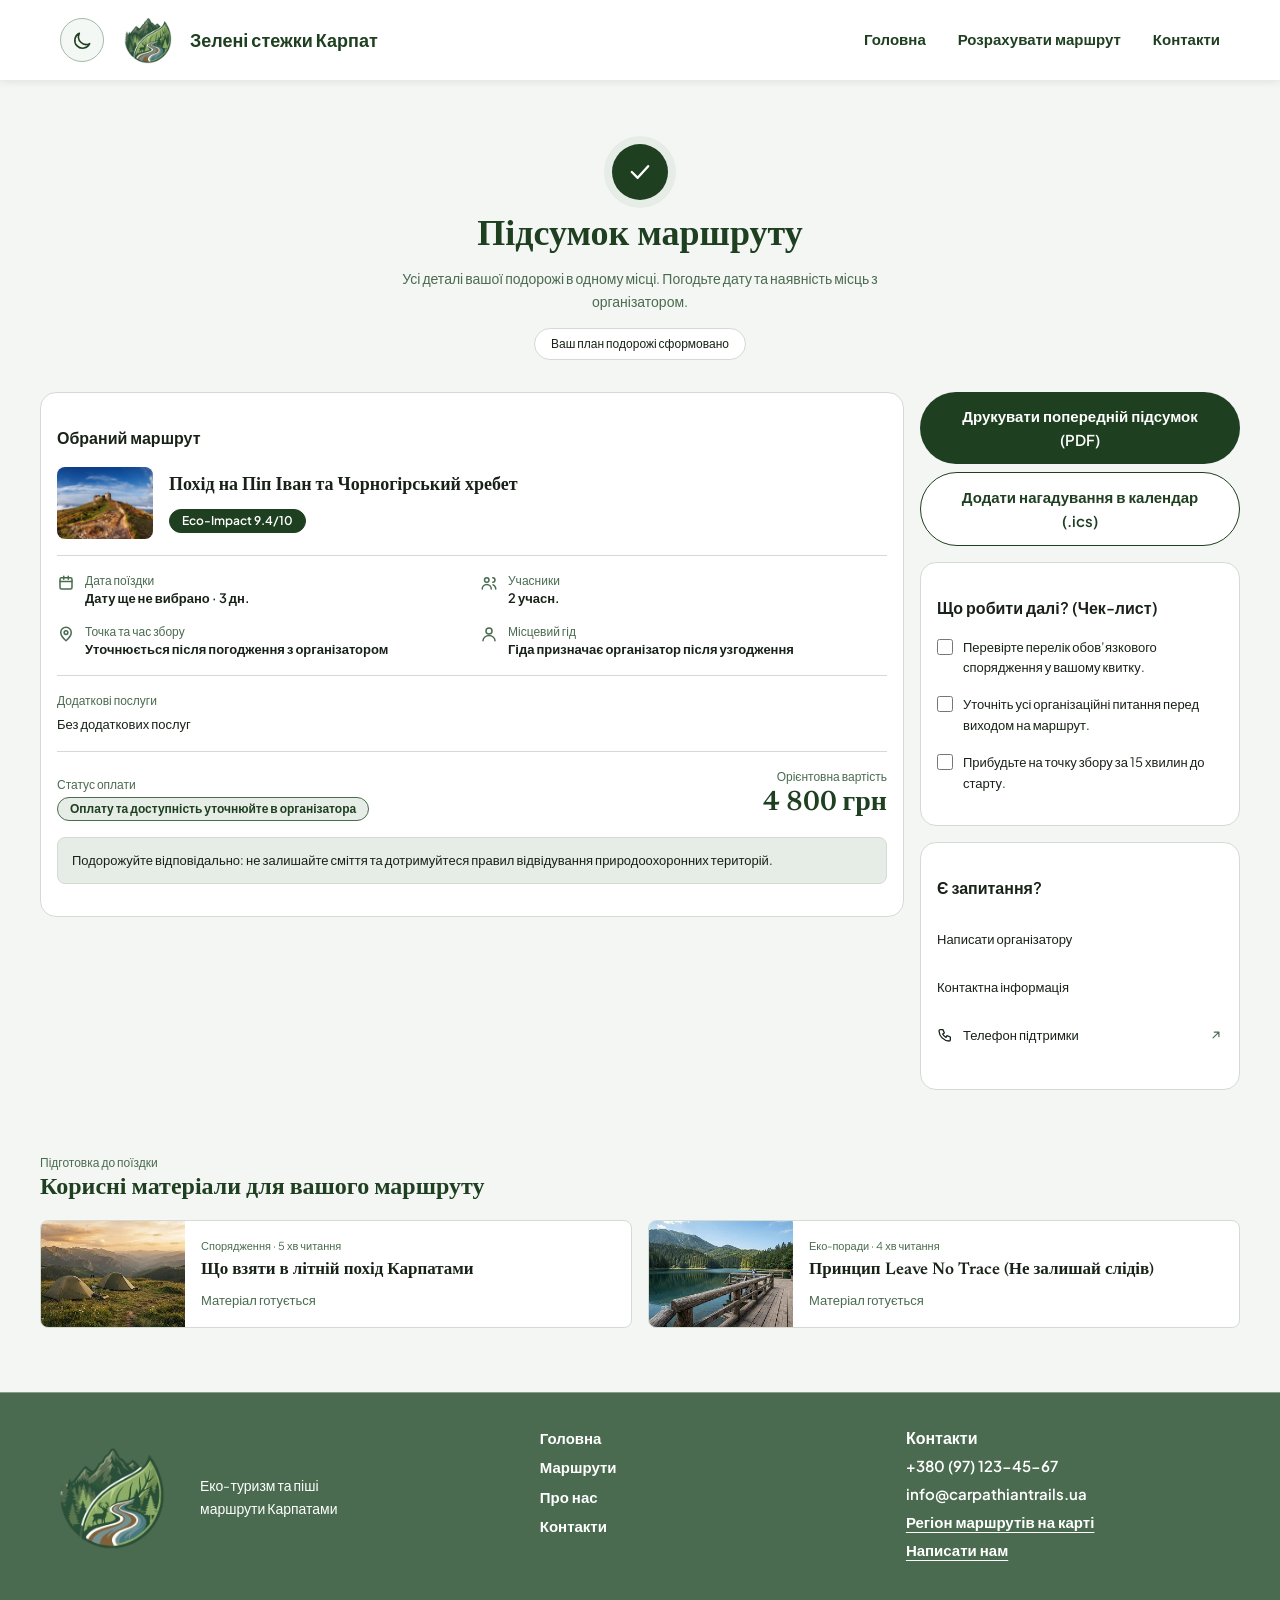
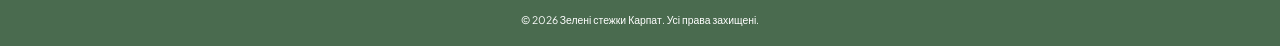
<file: booking_confirmed.html>
<!DOCTYPE html>
<html class="scroll-smooth" lang="uk">
    <head>
        <meta charset="utf-8"/>
        <meta content="width=device-width, initial-scale=1.0" name="viewport"/>
        <title>
            Підсумок маршруту — Зелені стежки Карпат
        </title>
        <meta content="Підсумок плану подорожі Карпатами: обраний маршрут, тривалість, спорядження та орієнтовна вартість." name="description"/>
        <link href="assets/images/favicon.png" rel="icon" type="image/png"/>
        <link href="https://fonts.googleapis.com" rel="preconnect"/>
        <link crossorigin="" href="https://fonts.gstatic.com" rel="preconnect"/>
        <link href="https://fonts.googleapis.com/css2?family=Newsreader:wght@600&amp;family=Plus+Jakarta+Sans:wght@400;600;700&amp;display=swap" rel="stylesheet"/>
        <script>!function(){let t;try{t=localStorage.getItem('zsk-theme')}catch(e){}if(t!=='dark'&&t!=='light'){t=window.matchMedia&&window.matchMedia('(prefers-color-scheme: dark)').matches?'dark':'light'}document.documentElement.dataset.theme=t}();</script>
        <link href="css/tailwind-built.css" rel="stylesheet"/>
        <link href="css/style.css" rel="stylesheet"/>
        <link href="css/theme.css" rel="stylesheet"/>
        <script defer="" src="js/routes-data.js">
        </script>
        <script defer="" src="js/site.js">
        </script>
        <meta content="#1E3F20" name="theme-color"/>
        <script defer src="js/theme.js"></script>
        <link rel="stylesheet" href="css/release.css"/>
    <script defer src="js/phone.js"></script>
    <meta name="robots" content="noindex,follow"/>
</head>
    <body class="bg-background font-main text-base text-neutral-dark antialiased">
        <a class="absolute -top-12 left-0 z-[200] bg-accent-hover px-4 py-2 text-white transition-[top] focus:top-0" href="#main-content" title="Перейти до основного вмісту">
            Перейти до основного вмісту
        </a>
        <!-- BEGIN HEADER -->
        <header class="sticky top-0 z-50 bg-white shadow-header">
            <div class="relative mx-auto flex h-20 max-w-container items-center justify-between gap-4 px-5">
                <div class="header-brand-group">
                    <button type="button" class="theme-switch" data-theme-toggle aria-label="Увімкнути темно-зелену тему" aria-pressed="false" title="Увімкнути темно-зелену тему">
                        <svg class="theme-switch-icon theme-icon-moon" aria-hidden="true" viewBox="0 0 24 24" fill="none" stroke="currentColor" stroke-width="1.8" stroke-linecap="round" stroke-linejoin="round"><path d="M20.2 15.6A8.8 8.8 0 0 1 8.4 3.8a8.9 8.9 0 1 0 11.8 11.8Z"/></svg>
                        <svg class="theme-switch-icon theme-icon-sun" aria-hidden="true" viewBox="0 0 24 24" fill="none" stroke="currentColor" stroke-width="1.8" stroke-linecap="round" stroke-linejoin="round"><circle cx="12" cy="12" r="4"/><path d="M12 2v2m0 16v2M4.93 4.93l1.41 1.41m11.32 11.32 1.41 1.41M2 12h2m16 0h2M4.93 19.07l1.41-1.41M17.66 6.34l1.41-1.41"/></svg>
                    </button>
                    <a class="flex items-center gap-2.5 text-base font-semibold text-primary transition-opacity hover:opacity-80 md:justify-self-start md:text-lg" href="index.html#hero" title="Зелені стежки Карпат">
                    <img alt="" class="h-12 w-auto shrink-0 md:h-16" data-theme-light-src="assets/images/logo_w-display.webp" data-theme-dark-src="assets/images/Logo_header_dark-display.webp" src="assets/images/logo_w-display.webp" width="64" height="64"/>
                    <span class="leading-tight">
                        Зелені стежки Карпат
                    </span>
                </a>
                </div>
                <!-- Бургер без JS: прихований чекбокс (peer) + два <label> -->
                <input class="peer sr-only" id="nav-toggle" type="checkbox"/>
                <label class="grid size-11 cursor-pointer place-items-center rounded-lg bg-background text-primary peer-focus-visible:outline peer-focus-visible:outline-2 peer-focus-visible:outline-offset-2 peer-focus-visible:outline-accent peer-checked:hidden md:hidden" for="nav-toggle">
                    <span class="sr-only">
                        Відкрити меню
                    </span>
                    <svg aria-hidden="true" class="" fill="none" focusable="false" height="20" stroke="currentColor" stroke-linecap="round" stroke-linejoin="round" stroke-width="2" viewBox="0 0 24 24" width="20">
                        <path d="M4 7h16M4 12h16M4 17h16">
                        </path>
                    </svg>
                </label>
                <label class="hidden size-11 cursor-pointer place-items-center rounded-lg bg-background text-primary peer-focus-visible:outline peer-focus-visible:outline-2 peer-focus-visible:outline-offset-2 peer-focus-visible:outline-accent peer-checked:grid md:peer-checked:hidden" for="nav-toggle">
                    <span class="sr-only">
                        Закрити меню
                    </span>
                    <svg aria-hidden="true" class="" fill="none" focusable="false" height="20" stroke="currentColor" stroke-linecap="round" stroke-linejoin="round" stroke-width="2" viewBox="0 0 24 24" width="20">
                        <path d="M6 6l12 12M18 6 6 18">
                        </path>
                    </svg>
                </label>
                <nav aria-label="Головна навігація" class="absolute inset-x-0 top-full hidden max-h-[calc(100vh-5rem)] overflow-y-auto bg-white px-5 pb-8 pt-4 shadow-header peer-checked:block md:static md:block md:max-h-none md:overflow-visible md:bg-transparent md:p-0 md:shadow-none" id="main-menu">
                    <p class="mb-2 text-2xs uppercase tracking-widest text-secondary md:hidden">
                        Меню
                    </p>
                    <ul class="flex flex-col gap-1 md:flex-row md:gap-5 lg:gap-8">
                        <li>
                            <a class="block border-l-4 border-transparent px-3.5 py-3 text-lg font-semibold text-primary transition-colors hover:border-accent hover:bg-background aria-[current=page]:border-accent aria-[current=page]:bg-background md:border-b-2 md:border-l-0 md:bg-transparent md:px-0 md:py-2 md:text-label md:hover:bg-transparent md:hover:text-accent md:aria-[current=page]:bg-transparent md:aria-[current=page]:text-accent" href="index.html#hero" title="Головна">
                                Головна
                            </a>
                        </li>
                        <li>
                            <a class="block border-l-4 border-transparent px-3.5 py-3 text-lg font-semibold text-primary transition-colors hover:border-accent hover:bg-background aria-[current=page]:border-accent aria-[current=page]:bg-background md:border-b-2 md:border-l-0 md:bg-transparent md:px-0 md:py-2 md:text-label md:hover:bg-transparent md:hover:text-accent md:aria-[current=page]:bg-transparent md:aria-[current=page]:text-accent" href="booking.html" title="Розрахувати маршрут">
                                Розрахувати маршрут
                            </a>
                        </li>
                        <li>
                            <a class="block border-l-4 border-transparent px-3.5 py-3 text-lg font-semibold text-primary transition-colors hover:border-accent hover:bg-background aria-[current=page]:border-accent aria-[current=page]:bg-background md:border-b-2 md:border-l-0 md:bg-transparent md:px-0 md:py-2 md:text-label md:hover:bg-transparent md:hover:text-accent md:aria-[current=page]:bg-transparent md:aria-[current=page]:text-accent" href="#contacts" title="Контакти">
                                Контакти
                            </a>
                        </li>
                    </ul>
                    <div class="mt-4 flex flex-col gap-4 md:hidden">
                        <div class="flex flex-col gap-3 border-t border-line pt-4 text-sm">
                            <p>
                                Еко-туризм та піші маршрути Карпатами
                            </p>
                            <a class="transition-colors hover:text-accent-hover" href="tel:+380971234567" title="+380 (97) 123-45-67">
                                +380 (97) 123-45-67
                            </a>
                            <a class="transition-colors hover:text-accent-hover" href="mailto:info@carpathiantrails.ua" title="info@carpathiantrails.ua">
                                info@carpathiantrails.ua
                            </a>
                        </div>
                    </div>
                </nav>
                <a class="header-mobile-booking" href="booking.html" title="Перейти до бронювання">Забронювати</a>
            </div>
        </header>
        <!-- END HEADER -->
        <!-- BEGIN MAIN -->
        <main id="main-content">
            <!-- BEGIN SECTION: Підсумок маршруту -->
            <section aria-labelledby="confirm-title" class="px-5 pb-8 pt-10 text-center md:pt-16">
                <div class="mx-auto max-w-container">
                    <span class="mb-4 inline-grid size-14 place-items-center rounded-full bg-primary text-white ring-8 ring-tint">
                        <svg aria-hidden="true" class="" fill="none" focusable="false" height="28" stroke="currentColor" stroke-linecap="round" stroke-linejoin="round" stroke-width="2" viewBox="0 0 24 24" width="28">
                            <path d="m5 12 5 5 9-10">
                            </path>
                        </svg>
                    </span>
                    <h1 class="font-heading text-confirm font-semibold text-primary" id="confirm-title">
                        Підсумок маршруту
                    </h1>
                    <p class="mx-auto mb-4 mt-2 max-w-[35rem] text-sm text-secondary">
                        Усі деталі вашої подорожі в одному місці. Погодьте дату та наявність місць з організатором.
                    </p>
                    <p class="inline-block rounded-full border border-line bg-white px-4 py-1.5 text-2xs">
                        Ваш план подорожі сформовано
                    </p>
                </div>
            </section>
            <!-- END SECTION: Підсумок маршруту -->
            <!-- BEGIN SECTION: Обраний маршрут -->
            <section aria-label="Деталі бронювання" class="px-5">
                <div class="mx-auto grid max-w-container gap-4 lg:grid-cols-detail lg:items-start">
                    <article aria-labelledby="ticket-title" class="flex flex-col gap-4 rounded-2xl border border-line bg-white px-4 py-8">
                        <h2 class="text-base font-semibold" id="ticket-title">
                            Обраний маршрут
                        </h2>
                        <div class="flex flex-col items-start gap-4 sm:flex-row sm:items-center">
                            <img width="800" height="600" alt="Гора Піп Іван" class="h-18 w-24 shrink-0 rounded-lg object-cover" id="confirmation-image" src="assets/images/pip-ivan.jpg"/>
                            <div>
                                <h3 class="mb-1.5 font-heading text-lg font-semibold text-neutral-dark" id="confirmation-route">
                                    Похід на Піп Іван та Чорногірський хребет
                                </h3>
                                <p class="inline-flex items-center gap-1 self-start rounded-full border px-3 py-0.5 text-2xs font-semibold border-primary bg-primary text-white" id="confirmation-eco">
                                    Eco-Score 9.8/10
                                </p>
                            </div>
                        </div>
                        <ul class="grid gap-4 border-y border-line py-4 sm:grid-cols-2">
                            <li class="flex items-start gap-2.5">
                                <svg aria-hidden="true" class="mt-0.5 shrink-0 text-secondary" fill="none" focusable="false" height="18" stroke="currentColor" stroke-linecap="round" stroke-linejoin="round" stroke-width="2" viewBox="0 0 24 24" width="18">
                                    <rect height="15" rx="2" width="16" x="4" y="5">
                                    </rect>
                                    <path d="M4 10h16M9 3v4M15 3v4">
                                    </path>
                                </svg>
                                <div>
                                    <p class="text-2xs text-secondary">
                                        Дата поїздки
                                    </p>
                                    <p class="text-xs font-semibold leading-snug" id="confirmation-date">
                                        Дата уточнюється
                                    </p>
                                </div>
                            </li>
                            <li class="flex items-start gap-2.5">
                                <svg aria-hidden="true" class="mt-0.5 shrink-0 text-secondary" fill="none" focusable="false" height="18" stroke="currentColor" stroke-linecap="round" stroke-linejoin="round" stroke-width="2" viewBox="0 0 24 24" width="18">
                                    <circle cx="9" cy="8" r="3">
                                    </circle>
                                    <path d="M3 20c0-3.3 2.7-6 6-6s6 2.7 6 6">
                                    </path>
                                    <path d="M17 5a3 3 0 0 1 0 6M21 20c0-2.5-1.5-4.6-3.6-5.5">
                                    </path>
                                </svg>
                                <div>
                                    <p class="text-2xs text-secondary">
                                        Учасники
                                    </p>
                                    <p class="text-xs font-semibold leading-snug" id="confirmation-guests">
                                        2 учасники
                                    </p>
                                </div>
                            </li>
                            <li class="flex items-start gap-2.5">
                                <svg aria-hidden="true" class="mt-0.5 shrink-0 text-secondary" fill="none" focusable="false" height="18" stroke="currentColor" stroke-linecap="round" stroke-linejoin="round" stroke-width="2" viewBox="0 0 24 24" width="18">
                                    <path d="M12 21s7-6 7-11a7 7 0 0 0-14 0c0 5 7 11 7 11z">
                                    </path>
                                    <circle cx="12" cy="10" r="2.5">
                                    </circle>
                                </svg>
                                <div>
                                    <p class="text-2xs text-secondary">
                                        Точка та час збору
                                    </p>
                                    <p class="text-xs font-semibold leading-snug">
                                        Уточнюється після погодження з організатором
                                    </p>
                                </div>
                            </li>
                            <li class="flex items-start gap-2.5">
                                <svg aria-hidden="true" class="mt-0.5 shrink-0 text-secondary" fill="none" focusable="false" height="18" stroke="currentColor" stroke-linecap="round" stroke-linejoin="round" stroke-width="2" viewBox="0 0 24 24" width="18">
                                    <circle cx="12" cy="8" r="4">
                                    </circle>
                                    <path d="M4 21c0-4 4-7 8-7s8 3 8 7">
                                    </path>
                                </svg>
                                <div>
                                    <p class="text-2xs text-secondary">
                                        Місцевий гід
                                    </p>
                                    <p class="text-xs font-semibold leading-snug">
                                        Гіда призначає організатор після узгодження
                                    </p>
                                </div>
                            </li>
                        </ul>
                        <div>
                            <p class="text-2xs text-secondary">
                                Додаткові послуги
                            </p>
                            <ul class="mt-1 flex flex-col gap-1 text-xs" id="confirmation-extras">
                                <li>
                                    Без додаткових послуг
                                </li>
                            </ul>
                        </div>
                        <div class="flex flex-col items-start justify-between gap-4 border-t border-line pt-4 sm:flex-row sm:items-end">
                            <div>
                                <p class="text-2xs text-secondary">
                                    Статус оплати
                                </p>
                                <p class="inline-flex items-center gap-1 self-start rounded-full border px-3 py-0.5 text-2xs font-semibold border-secondary bg-tint text-primary">
                                    Оплату та доступність уточнюйте в організатора
                                </p>
                            </div>
                            <div class="sm:text-right">
                                <p class="text-2xs text-secondary">
                                    Орієнтовна вартість
                                </p>
                                <p class="font-heading text-[1.75rem] font-semibold leading-tight text-primary" id="confirmation-total">
                                    — грн
                                </p>
                            </div>
                        </div>
                        <p class="flex items-start gap-2.5 rounded-lg border border-line bg-tint px-3.5 py-3 text-xs">
                            Подорожуйте відповідально: не залишайте сміття та дотримуйтеся правил відвідування природоохоронних територій.
                        </p>
                    </article>
                    <div class="flex flex-col gap-4">
                        <div class="flex flex-col gap-2">
                            <button class="inline-flex min-h-11 items-center justify-center rounded-full text-center font-semibold transition duration-200 hover:-translate-y-0.5 motion-reduce:transition-none motion-reduce:hover:translate-y-0 px-7 py-3 text-label bg-primary text-white hover:bg-primary-hover w-full gap-2" data-action="print" type="button">
                                Друкувати попередній підсумок (PDF)
                            </button>
                            <button class="inline-flex min-h-11 items-center justify-center rounded-full text-center font-semibold transition duration-200 hover:-translate-y-0.5 motion-reduce:transition-none motion-reduce:hover:translate-y-0 px-7 py-3 text-label border border-primary bg-white text-primary hover:bg-tint w-full gap-2" data-action="calendar" type="button">
                                Додати нагадування в календар (.ics)
                            </button>
                        </div>
                        <!-- BEGIN SECTION: Що робити далі? (Чек-лист) -->
                        <section aria-labelledby="todo-title" class="rounded-2xl border border-line bg-white px-4 py-8">
                            <h2 class="mb-4 text-base font-semibold" id="todo-title">
                                Що робити далі? (Чек-лист)
                            </h2>
                            <ul class="flex flex-col gap-4">
                                <li>
                                    <label class="flex cursor-pointer items-start gap-2.5 text-xs">
                                        <input class="mt-0.5 size-4 shrink-0 accent-primary" type="checkbox"/>
                                        <span>
                                            Перевірте перелік обов’язкового спорядження у вашому квитку.
                                        </span>
                                    </label>
                                </li>
                                <li>
                                    <label class="flex cursor-pointer items-start gap-2.5 text-xs">
                                        <input class="mt-0.5 size-4 shrink-0 accent-primary" type="checkbox"/>
                                        <span>
                                            Уточніть усі організаційні питання перед виходом на маршрут.
                                        </span>
                                    </label>
                                </li>
                                <li>
                                    <label class="flex cursor-pointer items-start gap-2.5 text-xs">
                                        <input class="mt-0.5 size-4 shrink-0 accent-primary" type="checkbox"/>
                                        <span>
                                            Прибудьте на точку збору за 15 хвилин до старту.
                                        </span>
                                    </label>
                                </li>
                            </ul>
                        </section>
                        <!-- END SECTION: Що робити далі? (Чек-лист) -->
                        <!-- BEGIN SECTION: Є запитання? -->
                        <section aria-labelledby="help-title" class="rounded-2xl border border-line bg-white px-4 py-8">
                            <h2 class="mb-4 text-base font-semibold" id="help-title">
                                Є запитання?
                            </h2>
                            <ul class="flex flex-col gap-1">
                                <li>
                                    <a class="flex min-h-11 items-center gap-2.5 text-xs transition-colors hover:text-accent-hover" href="mailto:info@carpathiantrails.ua?subject=%D0%97%D0%B0%D0%BF%D0%B8%D1%82%D0%B0%D0%BD%D0%BD%D1%8F%20%D0%BF%D1%80%D0%BE%20%D0%BF%D0%BE%D1%85%D1%96%D0%B4" title="Написати організатору">
                                        Написати організатору
                                    </a>
                                </li>
                                <li>
                                    <a class="flex min-h-11 items-center gap-2.5 text-xs transition-colors hover:text-accent-hover" href="index.html#contacts" title="Контактна інформація">
                                        Контактна інформація
                                    </a>
                                </li>
                                <li>
                                    <a class="flex min-h-11 items-center gap-2.5 text-xs transition-colors hover:text-accent-hover" href="tel:+380971234567" title="Телефон підтримки">
                                        <svg aria-hidden="true" class="" fill="none" focusable="false" height="16" stroke="currentColor" stroke-linecap="round" stroke-linejoin="round" stroke-width="2" viewBox="0 0 24 24" width="16">
                                            <path d="M5 4h4l2 5-2.5 1.5a11 11 0 0 0 5 5L15 13l5 2v4a2 2 0 0 1-2 2A16 16 0 0 1 3 6a2 2 0 0 1 2-2z">
                                            </path>
                                        </svg>
                                        <span>
                                            Телефон підтримки
                                        </span>
                                        <svg aria-hidden="true" class="ml-auto text-secondary" fill="none" focusable="false" height="14" stroke="currentColor" stroke-linecap="round" stroke-linejoin="round" stroke-width="2" viewBox="0 0 24 24" width="14">
                                            <path d="M7 17 17 7M9 7h8v8">
                                            </path>
                                        </svg>
                                    </a>
                                </li>
                            </ul>
                        </section>
                        <!-- END SECTION: Є запитання? -->
                    </div>
                </div>
            </section>
            <!-- END SECTION: Обраний маршрут -->
            <!-- BEGIN SECTION: Корисні матеріали для вашого маршруту -->
            <section aria-labelledby="materials-title" class="px-5 py-10 md:py-16">
                <div class="mx-auto max-w-container">
                    <p class="text-2xs text-secondary">
                        Підготовка до поїздки
                    </p>
                    <h2 class="mb-4 font-heading text-2xl font-semibold text-primary" id="materials-title">
                        Корисні матеріали для вашого маршруту
                    </h2>
                    <div class="grid gap-4 md:grid-cols-2">
                        <article class="flex flex-col overflow-hidden rounded-lg border border-line bg-white transition-shadow hover:shadow-soft sm:flex-row">
                            <img width="344" height="194" alt="" class="h-36 w-full shrink-0 object-cover sm:h-auto sm:w-36" decoding="async" loading="lazy" src="assets/images/pip-ivan-camp.png" srcset="assets/images/pip-ivan-camp.webp 1x"/>
                            <div class="flex flex-col justify-center gap-1 p-4">
                                <p class="text-[0.6875rem] text-secondary">
                                    Спорядження · 5 хв читання
                                </p>
                                <h3 class="font-heading text-[1.0625rem] font-semibold leading-snug text-neutral-dark">
                                    Що взяти в літній похід Карпатами
                                </h3>
                                <span class="mt-1 text-xs text-secondary">
                                    Матеріал готується
                                </span>
                            </div>
                        </article>
                        <article class="flex flex-col overflow-hidden rounded-lg border border-line bg-white transition-shadow hover:shadow-soft sm:flex-row">
                            <img width="344" height="194" alt="" class="h-36 w-full shrink-0 object-cover sm:h-auto sm:w-36" decoding="async" loading="lazy" src="assets/images/synevyr-camp.png" srcset="assets/images/synevyr-camp.webp 1x"/>
                            <div class="flex flex-col justify-center gap-1 p-4">
                                <p class="text-[0.6875rem] text-secondary">
                                    Еко-поради · 4 хв читання
                                </p>
                                <h3 class="font-heading text-[1.0625rem] font-semibold leading-snug text-neutral-dark">
                                    Принцип Leave No Trace (Не залишай слідів)
                                </h3>
                                <span class="mt-1 text-xs text-secondary">
                                    Матеріал готується
                                </span>
                            </div>
                        </article>
                    </div>
                </div>
            </section>
            <!-- END SECTION: Корисні матеріали для вашого маршруту -->
        </main>
        <!-- END MAIN -->
        <!-- BEGIN FOOTER -->
        <footer class="on-dark scroll-mt-20 border-t border-white/35 bg-secondary px-5 pb-4 pt-8 text-white" id="contacts">
            <div class="mx-auto max-w-container">
                <div class="mb-8 grid grid-cols-1 items-start gap-8 md:grid-cols-2 lg:grid-cols-footer">
                    <a class="flex items-center gap-4 md:col-span-2 lg:col-span-1" href="index.html#hero" title="Еко-туризм та піші маршрути Карпатами">
                        <img alt="Зелені стежки Карпат" class="h-28 w-auto shrink-0 md:h-36" data-theme-light-src="assets/images/logo_g-display.webp" data-theme-dark-src="assets/images/Logo_footer_dark-display.webp" src="assets/images/logo_g-display.webp" width="64" height="64"/>
                        <span class="max-w-40 text-sm">
                            Еко-туризм та піші маршрути Карпатами
                        </span>
                    </a>
                    <nav aria-label="Навігація підвалу">
                        <ul class="flex flex-col gap-1">
                            <li>
                                <a class="text-label font-semibold transition-opacity hover:underline hover:opacity-75" href="index.html#hero" title="Головна">
                                    Головна
                                </a>
                            </li>
                            <li>
                                <a class="text-label font-semibold transition-opacity hover:underline hover:opacity-75" href="routes.html" title="Маршрути">
                                    Маршрути
                                </a>
                            </li>
                            <li>
                                <a class="text-label font-semibold transition-opacity hover:underline hover:opacity-75" href="about.html" title="Про нас">
                                    Про нас
                                </a>
                            </li>
                            <li>
                                <a class="text-label font-semibold transition-opacity hover:underline hover:opacity-75" href="#contacts" title="Контакти">
                                    Контакти
                                </a>
                            </li>
                        </ul>
                    </nav>
                    <address class="flex flex-col gap-1 not-italic">
                        <p class="font-bold">
                            Контакти
                        </p>
                        <a class="text-label font-semibold transition-opacity hover:underline hover:opacity-75" href="tel:+380971234567" title="+380 (97) 123-45-67">
                            +380 (97) 123-45-67
                        </a>
                        <a class="text-label font-semibold transition-opacity hover:underline hover:opacity-75" href="mailto:info@carpathiantrails.ua" title="info@carpathiantrails.ua">
                            info@carpathiantrails.ua
                        </a>
                        <a class="text-label font-semibold underline underline-offset-4 transition-opacity hover:opacity-80" href="index.html#map-region" title="Регіон маршрутів на карті">
                            Регіон маршрутів на карті
                        </a>
                    <a class="text-label font-semibold underline underline-offset-4 transition-opacity hover:opacity-80" href="index.html#feedback" title="Написати нам через форму зворотного зв'язку">Написати нам</a>
                    </address>
                </div>
                <p class="pt-2 text-center text-xs">
                    <small>
                        © 2026 Зелені стежки Карпат. Усі права захищені.
                    </small>
                </p>
            </div>
        </footer>
        <!-- END FOOTER -->
    </body>
</html>
</file>
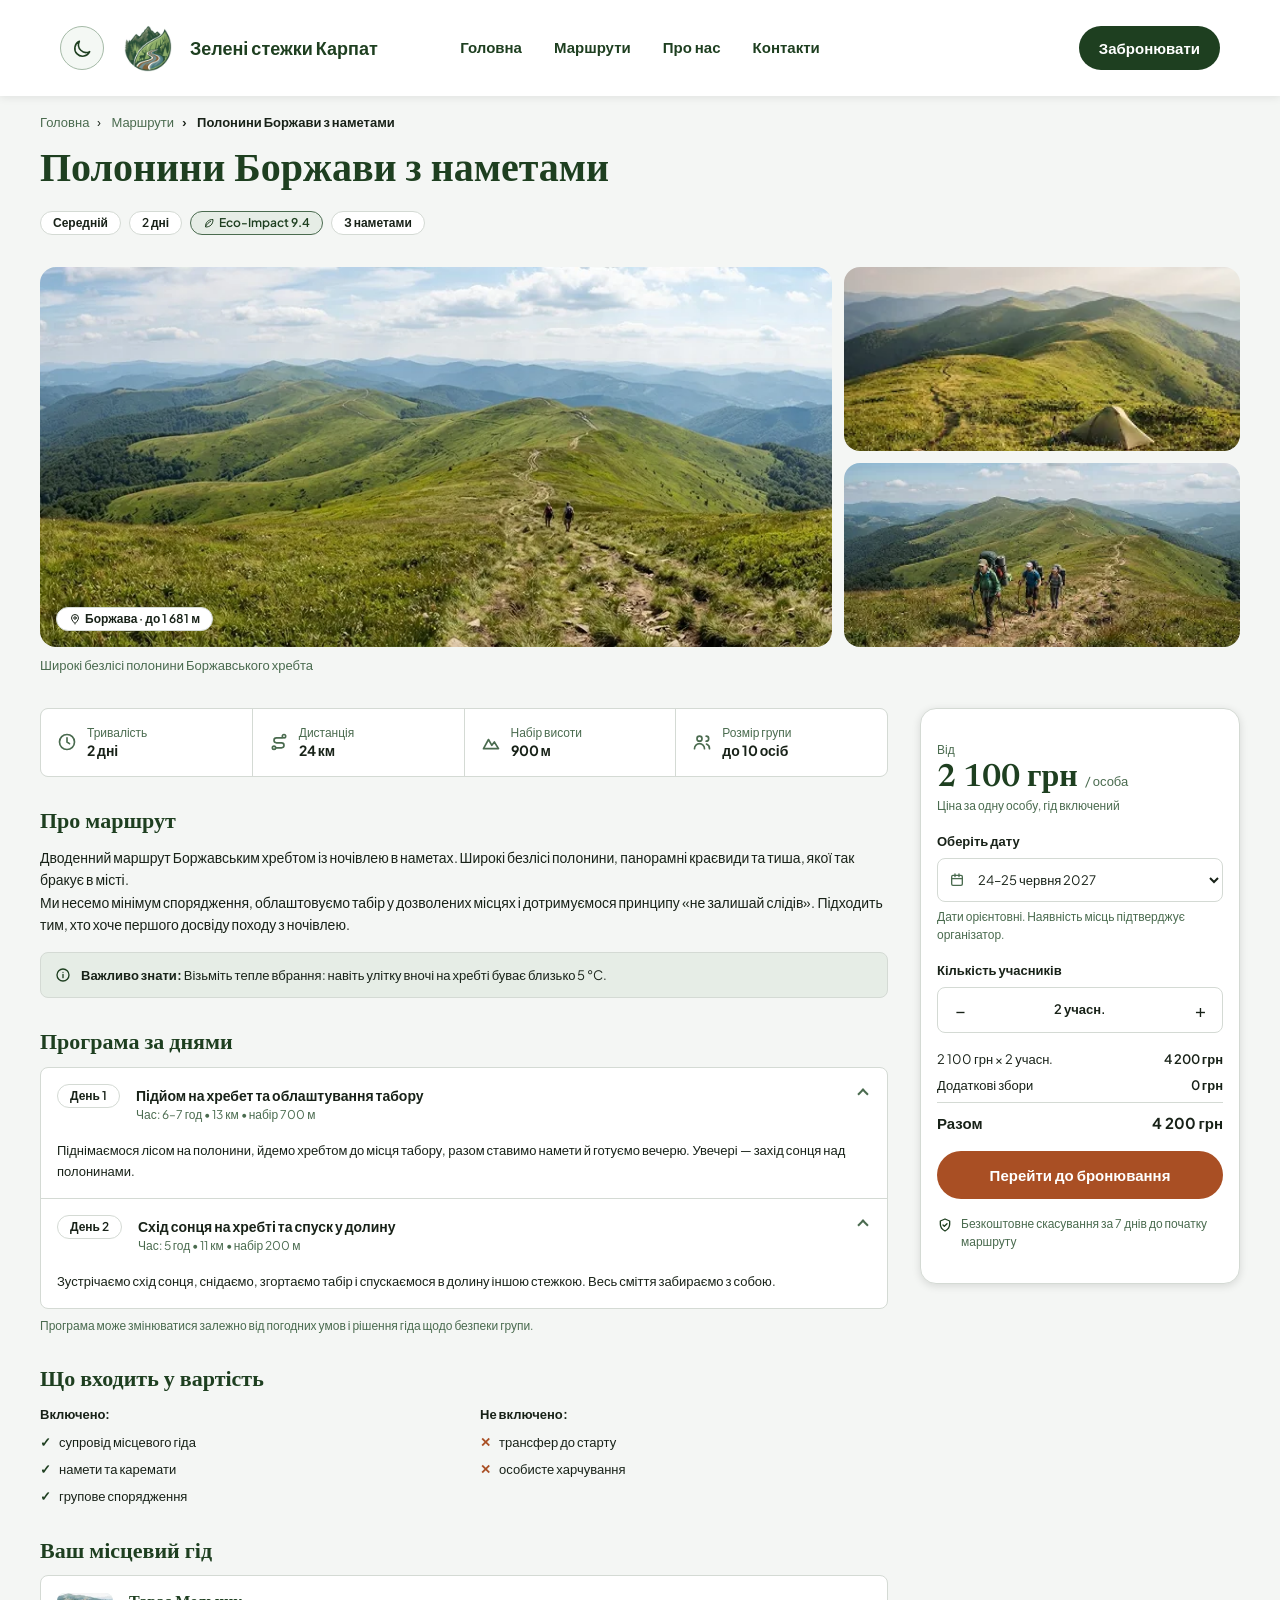
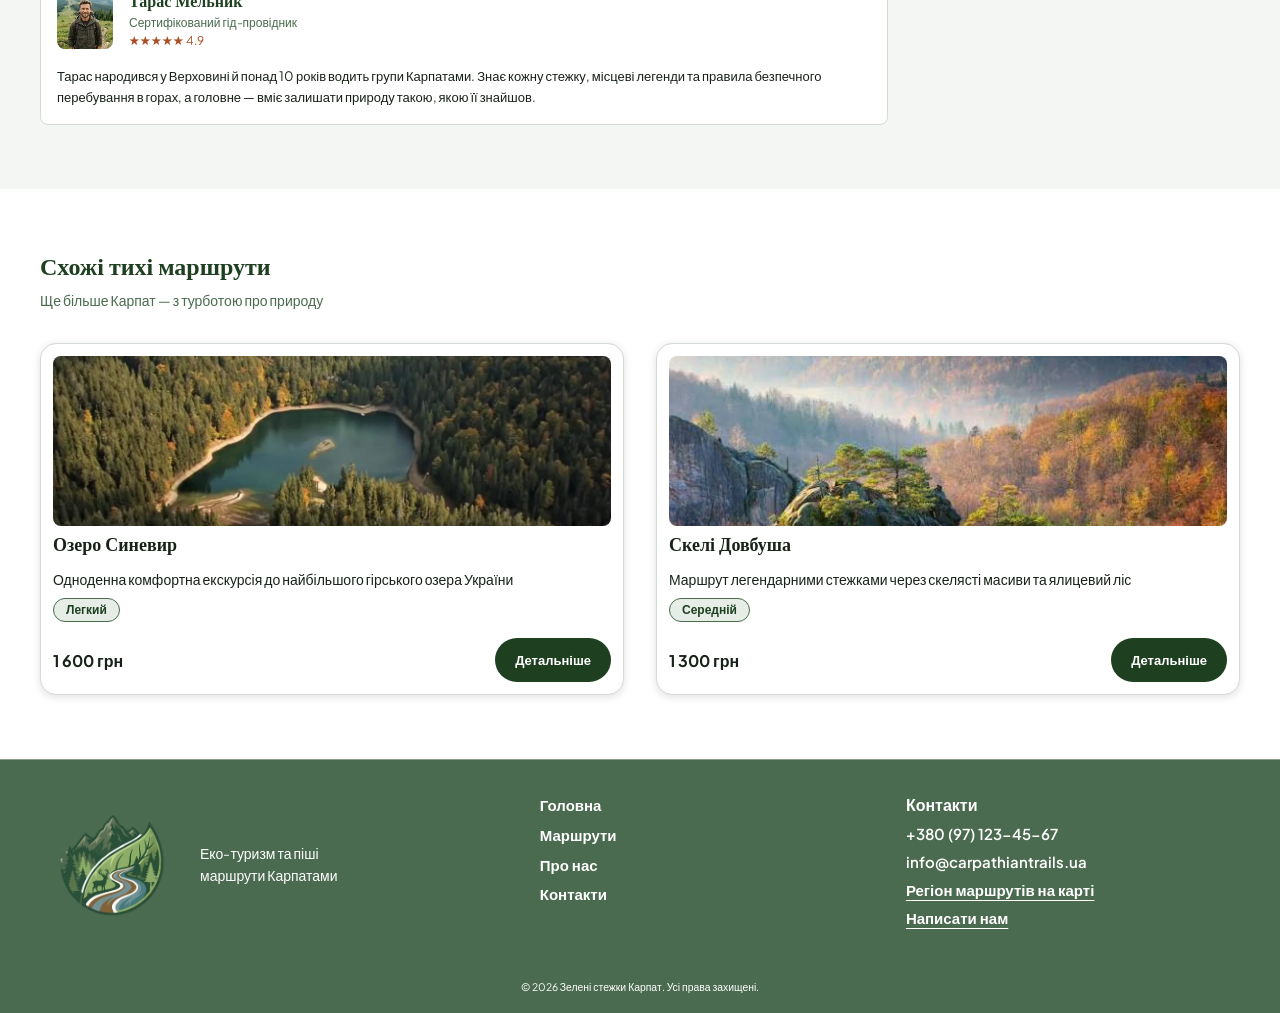
<file: route_bordzava.html>
<!DOCTYPE html>
<html class="scroll-smooth" lang="uk">
    <head>
        <meta charset="utf-8"/>
        <meta content="width=device-width, initial-scale=1.0" name="viewport"/>
        <title>
            Полонини Боржави з наметами — Зелені стежки Карпат
        </title>
        <meta content="Полонини Боржави з наметами: програма за днями, що входить у вартість, місцевий гід та бронювання." name="description"/>
        <link href="assets/images/favicon.png" rel="icon" type="image/png"/>
        <link href="https://fonts.googleapis.com" rel="preconnect"/>
        <link crossorigin="" href="https://fonts.gstatic.com" rel="preconnect"/>
        <link href="https://fonts.googleapis.com/css2?family=Newsreader:wght@600&amp;family=Plus+Jakarta+Sans:wght@400;600;700&amp;display=swap" rel="stylesheet"/>
        <script>!function(){let t;try{t=localStorage.getItem('zsk-theme')}catch(e){}if(t!=='dark'&&t!=='light'){t=window.matchMedia&&window.matchMedia('(prefers-color-scheme: dark)').matches?'dark':'light'}document.documentElement.dataset.theme=t}();</script>
        <link href="css/tailwind-built.css" rel="stylesheet"/>
        <link href="css/style.css" rel="stylesheet"/>
        <link href="css/theme.css" rel="stylesheet"/>
        <script defer="" src="js/routes-data.js">
        </script>
        <script defer="" src="js/site.js">
        </script>
        <meta content="#1E3F20" name="theme-color"/>
        <script defer src="js/theme.js"></script>
        <link rel="stylesheet" href="css/release.css"/>
    <script defer src="js/phone.js"></script>
<link rel="canonical" href="https://zelenistezhkykarpat.vercel.app/route_bordzava.html"/>
<meta property="og:type" content="website"/>
<meta property="og:title" content="Полонини Боржави з наметами — Зелені стежки Карпат"/>
<meta property="og:description" content="Полонини Боржави з наметами: програма за днями, що входить у вартість, місцевий гід та бронювання."/>
<meta property="og:url" content="https://zelenistezhkykarpat.vercel.app/route_bordzava.html"/>
<meta property="og:image" content="https://zelenistezhkykarpat.vercel.app/assets/images/hero-bg-desktop-1680.webp"/>
</head>
    <body class="bg-background font-main text-base text-neutral-dark antialiased">
        <a class="absolute -top-12 left-0 z-[200] bg-accent-hover px-4 py-2 text-white transition-[top] focus:top-0" href="#main-content" title="Перейти до основного вмісту">
            Перейти до основного вмісту
        </a>
        <!-- BEGIN HEADER -->
        <header class="sticky top-0 z-50 bg-white shadow-header">
            <div class="relative mx-auto flex h-20 max-w-container items-center justify-between gap-4 px-5 md:h-24 md:grid md:grid-cols-header">
                <div class="header-brand-group">
                    <button type="button" class="theme-switch" data-theme-toggle aria-label="Увімкнути темно-зелену тему" aria-pressed="false" title="Увімкнути темно-зелену тему">
                        <svg class="theme-switch-icon theme-icon-moon" aria-hidden="true" viewBox="0 0 24 24" fill="none" stroke="currentColor" stroke-width="1.8" stroke-linecap="round" stroke-linejoin="round"><path d="M20.2 15.6A8.8 8.8 0 0 1 8.4 3.8a8.9 8.9 0 1 0 11.8 11.8Z"/></svg>
                        <svg class="theme-switch-icon theme-icon-sun" aria-hidden="true" viewBox="0 0 24 24" fill="none" stroke="currentColor" stroke-width="1.8" stroke-linecap="round" stroke-linejoin="round"><circle cx="12" cy="12" r="4"/><path d="M12 2v2m0 16v2M4.93 4.93l1.41 1.41m11.32 11.32 1.41 1.41M2 12h2m16 0h2M4.93 19.07l1.41-1.41M17.66 6.34l1.41-1.41"/></svg>
                    </button>
                    <a class="flex items-center gap-2.5 text-base font-semibold text-primary transition-opacity hover:opacity-80 md:justify-self-start md:text-lg" href="index.html#hero" title="Зелені стежки Карпат">
                    <img alt="" class="h-12 w-auto shrink-0 md:h-16" data-theme-light-src="assets/images/logo_w-display.webp" data-theme-dark-src="assets/images/Logo_header_dark-display.webp" src="assets/images/logo_w-display.webp" width="64" height="64"/>
                    <span class="leading-tight">
                        Зелені стежки Карпат
                    </span>
                </a>
                </div>
                <!-- Бургер без JS: прихований чекбокс (peer) + два <label> -->
                <input class="peer sr-only" id="nav-toggle" type="checkbox"/>
                <label class="grid size-11 cursor-pointer place-items-center rounded-lg bg-background text-primary peer-focus-visible:outline peer-focus-visible:outline-2 peer-focus-visible:outline-offset-2 peer-focus-visible:outline-accent peer-checked:hidden md:hidden" for="nav-toggle">
                    <span class="sr-only">
                        Відкрити меню
                    </span>
                    <svg aria-hidden="true" class="" fill="none" focusable="false" height="20" stroke="currentColor" stroke-linecap="round" stroke-linejoin="round" stroke-width="2" viewBox="0 0 24 24" width="20">
                        <path d="M4 7h16M4 12h16M4 17h16">
                        </path>
                    </svg>
                </label>
                <label class="hidden size-11 cursor-pointer place-items-center rounded-lg bg-background text-primary peer-focus-visible:outline peer-focus-visible:outline-2 peer-focus-visible:outline-offset-2 peer-focus-visible:outline-accent peer-checked:grid md:peer-checked:hidden" for="nav-toggle">
                    <span class="sr-only">
                        Закрити меню
                    </span>
                    <svg aria-hidden="true" class="" fill="none" focusable="false" height="20" stroke="currentColor" stroke-linecap="round" stroke-linejoin="round" stroke-width="2" viewBox="0 0 24 24" width="20">
                        <path d="M6 6l12 12M18 6 6 18">
                        </path>
                    </svg>
                </label>
                <nav aria-label="Головна навігація" class="absolute inset-x-0 top-full hidden max-h-[calc(100vh-5rem)] overflow-y-auto bg-white px-5 pb-8 pt-4 shadow-header peer-checked:block md:static md:block md:max-h-none md:overflow-visible md:bg-transparent md:p-0 md:shadow-none" id="main-menu">
                    <p class="mb-2 text-2xs uppercase tracking-widest text-secondary md:hidden">
                        Меню
                    </p>
                    <ul class="flex flex-col gap-1 md:flex-row md:gap-5 lg:gap-8">
                        <li>
                            <a class="block border-l-4 border-transparent px-3.5 py-3 text-lg font-semibold text-primary transition-colors hover:border-accent hover:bg-background aria-[current=page]:border-accent aria-[current=page]:bg-background md:border-b-2 md:border-l-0 md:bg-transparent md:px-0 md:py-2 md:text-label md:hover:bg-transparent md:hover:text-accent md:aria-[current=page]:bg-transparent md:aria-[current=page]:text-accent" href="index.html#hero" title="Головна">
                                Головна
                            </a>
                        </li>
                        <li>
                            <a class="block border-l-4 border-transparent px-3.5 py-3 text-lg font-semibold text-primary transition-colors hover:border-accent hover:bg-background aria-[current=page]:border-accent aria-[current=page]:bg-background md:border-b-2 md:border-l-0 md:bg-transparent md:px-0 md:py-2 md:text-label md:hover:bg-transparent md:hover:text-accent md:aria-[current=page]:bg-transparent md:aria-[current=page]:text-accent" href="routes.html" title="Маршрути">
                                Маршрути
                            </a>
                        </li>
                        <li>
                            <a class="block border-l-4 border-transparent px-3.5 py-3 text-lg font-semibold text-primary transition-colors hover:border-accent hover:bg-background aria-[current=page]:border-accent aria-[current=page]:bg-background md:border-b-2 md:border-l-0 md:bg-transparent md:px-0 md:py-2 md:text-label md:hover:bg-transparent md:hover:text-accent md:aria-[current=page]:bg-transparent md:aria-[current=page]:text-accent" href="about.html" title="Про нас">
                                Про нас
                            </a>
                        </li>
                        <li>
                            <a class="block border-l-4 border-transparent px-3.5 py-3 text-lg font-semibold text-primary transition-colors hover:border-accent hover:bg-background aria-[current=page]:border-accent aria-[current=page]:bg-background md:border-b-2 md:border-l-0 md:bg-transparent md:px-0 md:py-2 md:text-label md:hover:bg-transparent md:hover:text-accent md:aria-[current=page]:bg-transparent md:aria-[current=page]:text-accent" href="#contacts" title="Контакти">
                                Контакти
                            </a>
                        </li>
                    </ul>
                    <div class="mt-4 flex flex-col gap-4 md:hidden">
                        <a class="inline-flex min-h-11 items-center justify-center rounded-full text-center font-semibold transition duration-200 hover:-translate-y-0.5 motion-reduce:transition-none motion-reduce:hover:translate-y-0 px-7 py-3 text-label bg-primary text-white hover:bg-primary-hover w-full" href="booking.html" title="Забронювати">
                            Забронювати
                        </a>
                        <div class="flex flex-col gap-3 border-t border-line pt-4 text-sm">
                            <p>
                                Еко-туризм та піші маршрути Карпатами
                            </p>
                            <a class="transition-colors hover:text-accent-hover" href="tel:+380971234567" title="+380 (97) 123-45-67">
                                +380 (97) 123-45-67
                            </a>
                            <a class="transition-colors hover:text-accent-hover" href="mailto:info@carpathiantrails.ua" title="info@carpathiantrails.ua">
                                info@carpathiantrails.ua
                            </a>
                        </div>
                    </div>
                </nav>
                <a class="header-mobile-booking" href="booking.html" title="Перейти до бронювання">Забронювати</a>
                <a class="inline-flex min-h-11 items-center justify-center rounded-full text-center font-semibold transition duration-200 hover:-translate-y-0.5 motion-reduce:transition-none motion-reduce:hover:translate-y-0 px-7 py-3 text-label bg-primary text-white hover:bg-primary-hover hidden md:inline-flex md:justify-self-end md:px-5 md:py-2" href="booking.html" title="Забронювати">
                    Забронювати
                </a>
            </div>
        </header>
        <!-- END HEADER -->
        <!-- BEGIN MAIN -->
        <main id="main-content">
            <!-- BEGIN SECTION: Полонини Боржави з наметами -->
            <section aria-labelledby="page-title" class="px-5 pb-8 pt-4">
                <div class="mx-auto max-w-container">
                    <nav aria-label="Хлібні крихти" class="mb-4 text-xs">
                        <ol class="flex flex-wrap gap-2">
                            <li class="">
                                <a class="text-secondary transition-colors hover:text-accent-hover hover:underline" href="index.html#hero" title="Головна">
                                    Головна
                                </a>
                            </li>
                            <li class="before:mr-2 before:content-['›']">
                                <a class="text-secondary transition-colors hover:text-accent-hover hover:underline" href="routes.html" title="Маршрути">
                                    Маршрути
                                </a>
                            </li>
                            <li aria-current="page" class="font-semibold before:mr-2 before:content-['›']">
                                Полонини Боржави з наметами
                            </li>
                        </ol>
                    </nav>
                    <h1 class="font-heading text-page font-semibold text-primary" id="page-title">
                        Полонини Боржави з наметами
                    </h1>
                    <ul aria-label="Характеристики маршруту" class="mt-4 flex flex-wrap gap-2">
                        <li class="inline-flex items-center gap-1 self-start rounded-full border px-3 py-0.5 text-2xs font-semibold border-line bg-white text-neutral-dark">
                            Середній
                        </li>
                        <li class="inline-flex items-center gap-1 self-start rounded-full border px-3 py-0.5 text-2xs font-semibold border-line bg-white text-neutral-dark">
                            2 дні
                        </li>
                        <li class="inline-flex items-center gap-1 self-start rounded-full border px-3 py-0.5 text-2xs font-semibold border-secondary bg-tint text-primary">
                            <svg aria-hidden="true" class="" fill="none" focusable="false" height="12" stroke="currentColor" stroke-linecap="round" stroke-linejoin="round" stroke-width="2" viewBox="0 0 24 24" width="12">
                                <path d="M5 19c0-8 5-14 15-14 0 10-6 15-14 15">
                                </path>
                                <path d="M5 19c3-5 6-8 10-10">
                                </path>
                            </svg>
                            Eco-Impact 9.4
                        </li>
                        <li class="inline-flex items-center gap-1 self-start rounded-full border px-3 py-0.5 text-2xs font-semibold border-line bg-white text-neutral-dark">
                            З наметами
                        </li>
                    </ul>
                </div>
            </section>
            <!-- END SECTION: Полонини Боржави з наметами -->
            <!-- BEGIN SECTION: Про маршрут -->
            <section aria-label="Деталі маршруту" class="px-5 pb-10 md:pb-16">
                <div class="mx-auto max-w-container">
                    <figure>
                        <div class="grid gap-3 md:h-[380px] md:grid-cols-gallery">
                            <div class="relative min-h-0">
                                <img fetchpriority="high" decoding="async" width="924" height="400" alt="Полонини Боржави у ранковому світлі" class="aspect-[16/10] size-full rounded-2xl object-cover md:aspect-auto" src="assets/images/bordzava-panoram.png" srcset="assets/images/bordzava-panoram.webp 1x"/>
                                <p class="inline-flex items-center gap-1 self-start rounded-full border px-3 py-0.5 text-2xs font-semibold border-line bg-white text-neutral-dark absolute bottom-4 left-4">
                                    <svg aria-hidden="true" class="" fill="none" focusable="false" height="12" stroke="currentColor" stroke-linecap="round" stroke-linejoin="round" stroke-width="2" viewBox="0 0 24 24" width="12">
                                        <path d="M12 21s7-6 7-11a7 7 0 0 0-14 0c0 5 7 11 7 11z">
                                        </path>
                                        <circle cx="12" cy="10" r="2.5">
                                        </circle>
                                    </svg>
                                    Боржава · до 1 681 м
                                </p>
                            </div>
                            <div class="grid min-h-0 grid-cols-2 gap-3 md:grid-cols-1 md:grid-rows-2">
                                <img width="300" height="200" alt="Намети на хребті Боржави" class="aspect-[4/3] size-full rounded-2xl object-cover md:aspect-auto" decoding="async" loading="lazy" src="assets/images/bordzava.png" srcset="assets/images/bordzava.webp 1x"/>
                                <img width="344" height="194" alt="Стежка полониною Боржави" class="aspect-[4/3] size-full rounded-2xl object-cover md:aspect-auto" decoding="async" loading="lazy" src="assets/images/bordzava-route.png" srcset="assets/images/bordzava-route.webp 1x"/>
                            </div>
                        </div>
                        <figcaption class="mb-8 mt-2 text-xs text-secondary">
                            Широкі безлісі полонини Боржавського хребта
                        </figcaption>
                    </figure>
                    <div class="grid gap-8 lg:grid-cols-detail lg:items-start">
                        <div class="flex min-w-0 flex-col gap-8">
                            <ul aria-label="Основні показники" class="grid gap-px overflow-hidden rounded-lg border border-line bg-line sm:grid-cols-2 lg:grid-cols-4">
                                <li class="flex items-center gap-2.5 bg-white p-4">
                                    <svg aria-hidden="true" class="shrink-0 text-secondary" fill="none" focusable="false" height="20" stroke="currentColor" stroke-linecap="round" stroke-linejoin="round" stroke-width="2" viewBox="0 0 24 24" width="20">
                                        <circle cx="12" cy="12" r="9">
                                        </circle>
                                        <path d="M12 7v5l3 2">
                                        </path>
                                    </svg>
                                    <div>
                                        <p class="text-2xs leading-snug text-secondary">
                                            Тривалість
                                        </p>
                                        <p class="text-sm font-bold leading-snug">
                                            2 дні
                                        </p>
                                    </div>
                                </li>
                                <li class="flex items-center gap-2.5 bg-white p-4">
                                    <svg aria-hidden="true" class="shrink-0 text-secondary" fill="none" focusable="false" height="20" stroke="currentColor" stroke-linecap="round" stroke-linejoin="round" stroke-width="2" viewBox="0 0 24 24" width="20">
                                        <circle cx="6" cy="19" r="2">
                                        </circle>
                                        <circle cx="18" cy="5" r="2">
                                        </circle>
                                        <path d="M8 19h7a3 3 0 0 0 0-6H9a3 3 0 0 1 0-6h7">
                                        </path>
                                    </svg>
                                    <div>
                                        <p class="text-2xs leading-snug text-secondary">
                                            Дистанція
                                        </p>
                                        <p class="text-sm font-bold leading-snug">
                                            24 км
                                        </p>
                                    </div>
                                </li>
                                <li class="flex items-center gap-2.5 bg-white p-4">
                                    <svg aria-hidden="true" class="shrink-0 text-secondary" fill="none" focusable="false" height="20" stroke="currentColor" stroke-linecap="round" stroke-linejoin="round" stroke-width="2" viewBox="0 0 24 24" width="20">
                                        <path d="m3 20 6-11 4 7 3-4 5 8z">
                                        </path>
                                    </svg>
                                    <div>
                                        <p class="text-2xs leading-snug text-secondary">
                                            Набір висоти
                                        </p>
                                        <p class="text-sm font-bold leading-snug">
                                            900 м
                                        </p>
                                    </div>
                                </li>
                                <li class="flex items-center gap-2.5 bg-white p-4">
                                    <svg aria-hidden="true" class="shrink-0 text-secondary" fill="none" focusable="false" height="20" stroke="currentColor" stroke-linecap="round" stroke-linejoin="round" stroke-width="2" viewBox="0 0 24 24" width="20">
                                        <circle cx="9" cy="8" r="3">
                                        </circle>
                                        <path d="M3 20c0-3.3 2.7-6 6-6s6 2.7 6 6">
                                        </path>
                                        <path d="M17 5a3 3 0 0 1 0 6M21 20c0-2.5-1.5-4.6-3.6-5.5">
                                        </path>
                                    </svg>
                                    <div>
                                        <p class="text-2xs leading-snug text-secondary">
                                            Розмір групи
                                        </p>
                                        <p class="text-sm font-bold leading-snug">
                                            до 10 осіб
                                        </p>
                                    </div>
                                </li>
                            </ul>
                            <!-- BEGIN SECTION: Про маршрут -->
                            <section aria-labelledby="about-title">
                                <h2 class="mb-2 font-heading text-title font-semibold text-primary" id="about-title">
                                    Про маршрут
                                </h2>
                                <p class="text-sm">
                                    Дводенний маршрут Боржавським хребтом із ночівлею в наметах. Широкі безлісі полонини, панорамні краєвиди та тиша, якої так бракує в місті.
                                </p>
                                <p class="text-sm">
                                    Ми несемо мінімум спорядження, облаштовуємо табір у дозволених місцях і дотримуємося принципу «не залишай слідів». Підходить тим, хто хоче першого досвіду походу з ночівлею.
                                </p>
                                <p class="mt-4 flex items-start gap-2.5 rounded-lg border border-line bg-tint px-3.5 py-3 text-xs">
                                    <svg aria-hidden="true" class="mt-0.5 shrink-0 text-primary" fill="none" focusable="false" height="16" stroke="currentColor" stroke-linecap="round" stroke-linejoin="round" stroke-width="2" viewBox="0 0 24 24" width="16">
                                        <circle cx="12" cy="12" r="9">
                                        </circle>
                                        <path d="M12 11v5M12 8h.01">
                                        </path>
                                    </svg>
                                    <span>
                                        <strong>
                                            Важливо знати:
                                        </strong>
                                        Візьміть тепле вбрання: навіть улітку вночі на хребті буває близько 5 °C.
                                    </span>
                                </p>
                            </section>
                            <!-- END SECTION: Про маршрут -->
                            <!-- BEGIN SECTION: Програма за днями -->
                            <section aria-labelledby="program-title">
                                <h2 class="mb-2 font-heading text-title font-semibold text-primary" id="program-title">
                                    Програма за днями
                                </h2>
                                <div class="rounded-lg border border-line bg-white">
                                    <details class="program-day border-t border-line first:border-t-0" open="">
                                        <summary class="program-summary flex cursor-pointer items-start gap-4 p-4">
                                            <span class="inline-flex items-center gap-1 self-start rounded-full border px-3 py-0.5 text-2xs font-semibold border-line bg-white text-neutral-dark">
                                                День 1
                                            </span>
                                            <span class="flex flex-col">
                                                <span class="text-sm font-bold">
                                                    Підйом на хребет та облаштування табору
                                                </span>
                                                <span class="text-2xs text-secondary">
                                                    Час: 6–7 год • 13 км • набір 700 м
                                                </span>
                                            </span>
                                        </summary>
                                        <p class="px-4 pb-4 text-xs">
                                            Піднімаємося лісом на полонини, йдемо хребтом до місця табору, разом ставимо намети й готуємо вечерю. Увечері — захід сонця над полонинами.
                                        </p>
                                    </details>
                                    <details class="program-day border-t border-line first:border-t-0" open="">
                                        <summary class="program-summary flex cursor-pointer items-start gap-4 p-4">
                                            <span class="inline-flex items-center gap-1 self-start rounded-full border px-3 py-0.5 text-2xs font-semibold border-line bg-white text-neutral-dark">
                                                День 2
                                            </span>
                                            <span class="flex flex-col">
                                                <span class="text-sm font-bold">
                                                    Схід сонця на хребті та спуск у долину
                                                </span>
                                                <span class="text-2xs text-secondary">
                                                    Час: 5 год • 11 км • набір 200 м
                                                </span>
                                            </span>
                                        </summary>
                                        <p class="px-4 pb-4 text-xs">
                                            Зустрічаємо схід сонця, снідаємо, згортаємо табір і спускаємося в долину іншою стежкою. Весь сміття забираємо з собою.
                                        </p>
                                    </details>
                                </div>
                                <p class="mt-2 text-2xs text-secondary">
                                    Програма може змінюватися залежно від погодних умов і рішення гіда щодо безпеки групи.
                                </p>
                            </section>
                            <!-- END SECTION: Програма за днями -->
                            <!-- BEGIN SECTION: Що входить у вартість -->
                            <section aria-labelledby="included-title">
                                <h2 class="mb-2 font-heading text-title font-semibold text-primary" id="included-title">
                                    Що входить у вартість
                                </h2>
                                <div class="grid gap-4 md:grid-cols-2 md:gap-8">
                                    <div>
                                        <h3 class="mb-2 text-xs font-bold">
                                            Включено:
                                        </h3>
                                        <ul class="flex flex-col gap-1.5 text-xs">
                                            <li class="flex gap-2 before:font-bold before:text-primary before:content-['✓']">
                                                супровід місцевого гіда
                                            </li>
                                            <li class="flex gap-2 before:font-bold before:text-primary before:content-['✓']">
                                                намети та каремати
                                            </li>
                                            <li class="flex gap-2 before:font-bold before:text-primary before:content-['✓']">
                                                групове спорядження
                                            </li>
                                        </ul>
                                    </div>
                                    <div>
                                        <h3 class="mb-2 text-xs font-bold">
                                            Не включено:
                                        </h3>
                                        <ul class="flex flex-col gap-1.5 text-xs">
                                            <li class="flex gap-2 before:font-bold before:text-accent-hover before:content-['✕']">
                                                трансфер до старту
                                            </li>
                                            <li class="flex gap-2 before:font-bold before:text-accent-hover before:content-['✕']">
                                                особисте харчування
                                            </li>
                                        </ul>
                                    </div>
                                </div>
                            </section>
                            <!-- END SECTION: Що входить у вартість -->
                            <!-- BEGIN SECTION: Ваш місцевий гід -->
                            <section aria-labelledby="guide-title">
                                <h2 class="mb-2 font-heading text-title font-semibold text-primary" id="guide-title">
                                    Ваш місцевий гід
                                </h2>
                                <div class="flex flex-col gap-4 rounded-lg border border-line bg-white p-4">
                                    <div class="flex items-center gap-4">
                                        <span class="relative grid size-14 shrink-0 place-items-center overflow-hidden rounded-lg bg-tint font-bold text-primary">
                                            <span aria-hidden="true">
                                                ТМ
                                            </span>
                                            <img loading="lazy" decoding="async" width="112" height="128" alt="" class="absolute inset-0 size-full object-cover" src="assets/images/guide-taras.png" srcset="assets/images/guide-taras.webp 1x"/>
                                        </span>
                                        <div>
                                            <p class="font-heading font-semibold leading-snug text-primary">
                                                Тарас Мельник
                                            </p>
                                            <p class="text-2xs text-secondary">
                                                Сертифікований гід-провідник
                                            </p>
                                            <p class="text-2xs text-accent-hover">
                                                <span aria-hidden="true">
                                                    ★★★★★
                                                </span>
                                                <span class="sr-only">
                                                    Оцінка
                                                </span>
                                                4.9
                                            </p>
                                        </div>
                                    </div>
                                    <p class="text-xs">
                                        Тарас народився у Верховині й понад 10 років водить групи Карпатами. Знає кожну стежку, місцеві легенди та правила безпечного перебування в горах, а головне — вміє залишати природу такою, якою її знайшов.
                                    </p>
                                </div>
                            </section>
                            <!-- END SECTION: Ваш місцевий гід -->
                        </div>
                        <aside aria-label="Бронювання маршруту" class="flex flex-col gap-4 rounded-2xl border border-line bg-white px-4 py-8 shadow-soft lg:sticky lg:top-20" data-price="2100" data-route="bordzava">
                            <div>
                                <p class="text-2xs text-secondary">
                                    Від
                                </p>
                                <p class="font-heading text-h2 font-semibold text-primary">
                                    2 100 грн
                                    <span class="font-main text-xs font-normal text-secondary">
                                        / особа
                                    </span>
                                </p>
                                <p class="text-2xs text-secondary">
                                    Ціна за одну особу, гід включений
                                </p>
                            </div>
                            <div class="flex flex-col gap-1.5">
                                <label class="text-xs font-bold" for="date-bordzava">
                                    Оберіть дату
                                </label>
                                <div class="relative text-secondary">
                                    <svg aria-hidden="true" class="pointer-events-none absolute left-3 top-1/2 -translate-y-1/2" fill="none" focusable="false" height="16" stroke="currentColor" stroke-linecap="round" stroke-linejoin="round" stroke-width="2" viewBox="0 0 24 24" width="16">
                                        <rect height="15" rx="2" width="16" x="4" y="5">
                                        </rect>
                                        <path d="M4 10h16M9 3v4M15 3v4">
                                        </path>
                                    </svg>
                                    <select class="min-h-11 w-full rounded-lg border border-line bg-white py-2.5 pl-9 pr-3 text-xs text-neutral-dark" id="date-bordzava">
                                        <option value="2027-06-24">
                                            24–25 червня 2027
                                        </option>
                                        <option value="2027-07-08">
                                            8–9 липня 2027
                                        </option>
                                        <option value="2027-07-22">
                                            22–23 липня 2027
                                        </option>
                                    </select>
                                </div>
                                <p class="text-2xs text-secondary">
                                    Дати орієнтовні. Наявність місць підтверджує організатор.
                                </p>
                            </div>
                            <div class="flex flex-col gap-1.5">
                                <p class="text-xs font-bold" id="guests-bordzava">
                                    Кількість учасників
                                </p>
                                <div aria-labelledby="guests-bordzava" class="flex items-center overflow-hidden rounded-lg border border-line" data-guest-stepper="" role="group">
                                    <button aria-label="Зменшити кількість учасників" class="size-11 text-lg transition-colors hover:bg-tint" type="button">
                                        −
                                    </button>
                                    <output aria-live="polite" class="flex-1 text-center text-xs font-semibold">
                                        2 особи
                                    </output>
                                    <button aria-label="Збільшити кількість учасників" class="size-11 text-lg transition-colors hover:bg-tint" type="button">
                                        +
                                    </button>
                                </div>
                            </div>
                            <dl class="flex flex-col gap-1.5 text-xs">
                                <div class="flex justify-between gap-2">
                                    <dt id="route-subtotal-label">
                                        2 100 грн × 2 особи
                                    </dt>
                                    <dd class="font-semibold" id="route-subtotal">
                                        4 200 грн
                                    </dd>
                                </div>
                                <div class="flex justify-between gap-2">
                                    <dt>
                                        Додаткові збори
                                    </dt>
                                    <dd class="font-semibold">
                                        0 грн
                                    </dd>
                                </div>
                                <div class="flex justify-between gap-2 border-t border-line pt-2 text-label font-bold">
                                    <dt>
                                        Разом
                                    </dt>
                                    <dd id="route-grand-total">
                                        4 200 грн
                                    </dd>
                                </div>
                            </dl>
                            <a class="inline-flex min-h-11 items-center justify-center rounded-full text-center font-semibold transition duration-200 hover:-translate-y-0.5 motion-reduce:transition-none motion-reduce:hover:translate-y-0 px-7 py-3 text-label bg-accent-hover text-white hover:bg-primary w-full" href="booking.html?route=bordzava" title="Перейти до бронювання">
                                Перейти до бронювання
                            </a>
                            <p class="flex items-start gap-2 text-2xs text-secondary">
                                <svg aria-hidden="true" class="mt-0.5 shrink-0 text-primary" fill="none" focusable="false" height="16" stroke="currentColor" stroke-linecap="round" stroke-linejoin="round" stroke-width="2" viewBox="0 0 24 24" width="16">
                                    <path d="M12 3 5 6v5c0 5 3 8 7 10 4-2 7-5 7-10V6z">
                                    </path>
                                    <path d="m9 12 2 2 4-4">
                                    </path>
                                </svg>
                                <span>
                                    Безкоштовне скасування за 7 днів до початку маршруту
                                </span>
                            </p>
                        </aside>
                    </div>
                </div>
            </section>
            <!-- END SECTION: Про маршрут -->
            <!-- BEGIN SECTION: Схожі тихі маршрути -->
            <section aria-labelledby="similar-title" class="bg-white px-5 py-10 md:py-16">
                <div class="mx-auto max-w-container">
                    <h2 class="font-heading text-2xl font-semibold text-primary" id="similar-title">
                        Схожі тихі маршрути
                    </h2>
                    <p class="mb-8 mt-1 text-sm text-secondary">
                        Ще більше Карпат — з турботою про природу
                    </p>
                    <div class="grid gap-8 md:grid-cols-2">
                        <article class="flex flex-col gap-2 rounded-2xl border border-line bg-white p-3 shadow-soft transition duration-200 hover:-translate-y-1 hover:shadow-card-hover motion-reduce:transition-none motion-reduce:hover:translate-y-0">
                            <img width="1163" height="610" alt="Озеро Синевир серед лісу" class="h-card-img w-full rounded-lg object-cover" decoding="async" loading="lazy" src="assets/images/synevyr.jpg" srcset="assets/images/synevyr.webp 1x"/>
                            <div class="flex grow flex-col gap-2">
                                <h3 class="font-heading text-lg font-semibold text-neutral-dark">
                                    Озеро Синевир
                                </h3>
                                <p class="text-sm leading-normal">
                                    Одноденна комфортна екскурсія до найбільшого гірського озера України
                                </p>
                                <p class="inline-flex items-center gap-1 self-start rounded-full border px-3 py-0.5 text-2xs font-semibold border-secondary bg-tint text-primary">
                                    Легкий
                                </p>
                                <div class="mt-auto flex items-center justify-between gap-2 pt-2">
                                    <p class="font-bold">
                                        1 600 грн
                                    </p>
                                    <a class="inline-flex min-h-11 items-center justify-center rounded-full text-center font-semibold transition duration-200 hover:-translate-y-0.5 motion-reduce:transition-none motion-reduce:hover:translate-y-0 px-5 py-2 text-xs bg-primary text-white hover:bg-primary-hover" href="route_synevyr.html" title="Детальніше про екскурсію на Озеро Синевир">
                                        Детальніше
                                        <span class="sr-only">
                                            про екскурсію на Озеро Синевир
                                        </span>
                                    </a>
                                </div>
                            </div>
                        </article>
                        <article class="flex flex-col gap-2 rounded-2xl border border-line bg-white p-3 shadow-soft transition duration-200 hover:-translate-y-1 hover:shadow-card-hover motion-reduce:transition-none motion-reduce:hover:translate-y-0">
                            <img alt="Скелі Довбуша серед осіннього лісу" class="h-card-img w-full rounded-lg object-cover" decoding="async" loading="lazy" src="assets/images/dovbush-rocks.jpg"/>
                            <div class="flex grow flex-col gap-2">
                                <h3 class="font-heading text-lg font-semibold text-neutral-dark">
                                    Скелі Довбуша
                                </h3>
                                <p class="text-sm leading-normal">
                                    Маршрут легендарними стежками через скелясті масиви та ялицевий ліс
                                </p>
                                <p class="inline-flex items-center gap-1 self-start rounded-full border px-3 py-0.5 text-2xs font-semibold border-secondary bg-tint text-primary">
                                    Середній
                                </p>
                                <div class="mt-auto flex items-center justify-between gap-2 pt-2">
                                    <p class="font-bold">
                                        1 300 грн
                                    </p>
                                    <a class="inline-flex min-h-11 items-center justify-center rounded-full text-center font-semibold transition duration-200 hover:-translate-y-0.5 motion-reduce:transition-none motion-reduce:hover:translate-y-0 px-5 py-2 text-xs bg-primary text-white hover:bg-primary-hover" href="route_dovbush_rocks.html" title="Детальніше про маршрут Скелі Довбуша">
                                        Детальніше
                                        <span class="sr-only">
                                            про маршрут Скелі Довбуша
                                        </span>
                                    </a>
                                </div>
                            </div>
                        </article>
                    </div>
                </div>
            </section>
            <!-- END SECTION: Схожі тихі маршрути -->
        </main>
        <!-- END MAIN -->
        <!-- BEGIN FOOTER -->
        <footer class="on-dark scroll-mt-20 border-t border-white/35 bg-secondary px-5 pb-4 pt-8 text-white" id="contacts">
            <div class="mx-auto max-w-container">
                <div class="mb-8 grid grid-cols-1 items-start gap-8 md:grid-cols-2 lg:grid-cols-footer">
                    <a class="flex items-center gap-4 md:col-span-2 lg:col-span-1" href="index.html#hero" title="Еко-туризм та піші маршрути Карпатами">
                        <img alt="Зелені стежки Карпат" class="h-28 w-auto shrink-0 md:h-36" data-theme-light-src="assets/images/logo_g-display.webp" data-theme-dark-src="assets/images/Logo_footer_dark-display.webp" src="assets/images/logo_g-display.webp" width="64" height="64"/>
                        <span class="max-w-40 text-sm">
                            Еко-туризм та піші маршрути Карпатами
                        </span>
                    </a>
                    <nav aria-label="Навігація підвалу">
                        <ul class="flex flex-col gap-1">
                            <li>
                                <a class="text-label font-semibold transition-opacity hover:underline hover:opacity-75" href="index.html#hero" title="Головна">
                                    Головна
                                </a>
                            </li>
                            <li>
                                <a class="text-label font-semibold transition-opacity hover:underline hover:opacity-75" href="routes.html" title="Маршрути">
                                    Маршрути
                                </a>
                            </li>
                            <li>
                                <a class="text-label font-semibold transition-opacity hover:underline hover:opacity-75" href="about.html" title="Про нас">
                                    Про нас
                                </a>
                            </li>
                            <li>
                                <a class="text-label font-semibold transition-opacity hover:underline hover:opacity-75" href="#contacts" title="Контакти">
                                    Контакти
                                </a>
                            </li>
                        </ul>
                    </nav>
                    <address class="flex flex-col gap-1 not-italic">
                        <p class="font-bold">
                            Контакти
                        </p>
                        <a class="text-label font-semibold transition-opacity hover:underline hover:opacity-75" href="tel:+380971234567" title="+380 (97) 123-45-67">
                            +380 (97) 123-45-67
                        </a>
                        <a class="text-label font-semibold transition-opacity hover:underline hover:opacity-75" href="mailto:info@carpathiantrails.ua" title="info@carpathiantrails.ua">
                            info@carpathiantrails.ua
                        </a>
                        <a class="text-label font-semibold underline underline-offset-4 transition-opacity hover:opacity-80" href="index.html#map-region" title="Регіон маршрутів на карті">
                            Регіон маршрутів на карті
                        </a>
                    <a class="text-label font-semibold underline underline-offset-4 transition-opacity hover:opacity-80" href="index.html#feedback" title="Написати нам через форму зворотного зв'язку">Написати нам</a>
                    </address>
                </div>
                <p class="pt-2 text-center text-xs">
                    <small>
                        © 2026 Зелені стежки Карпат. Усі права захищені.
                    </small>
                </p>
            </div>
        </footer>
        <!-- END FOOTER -->
    </body>
</html>
</file>
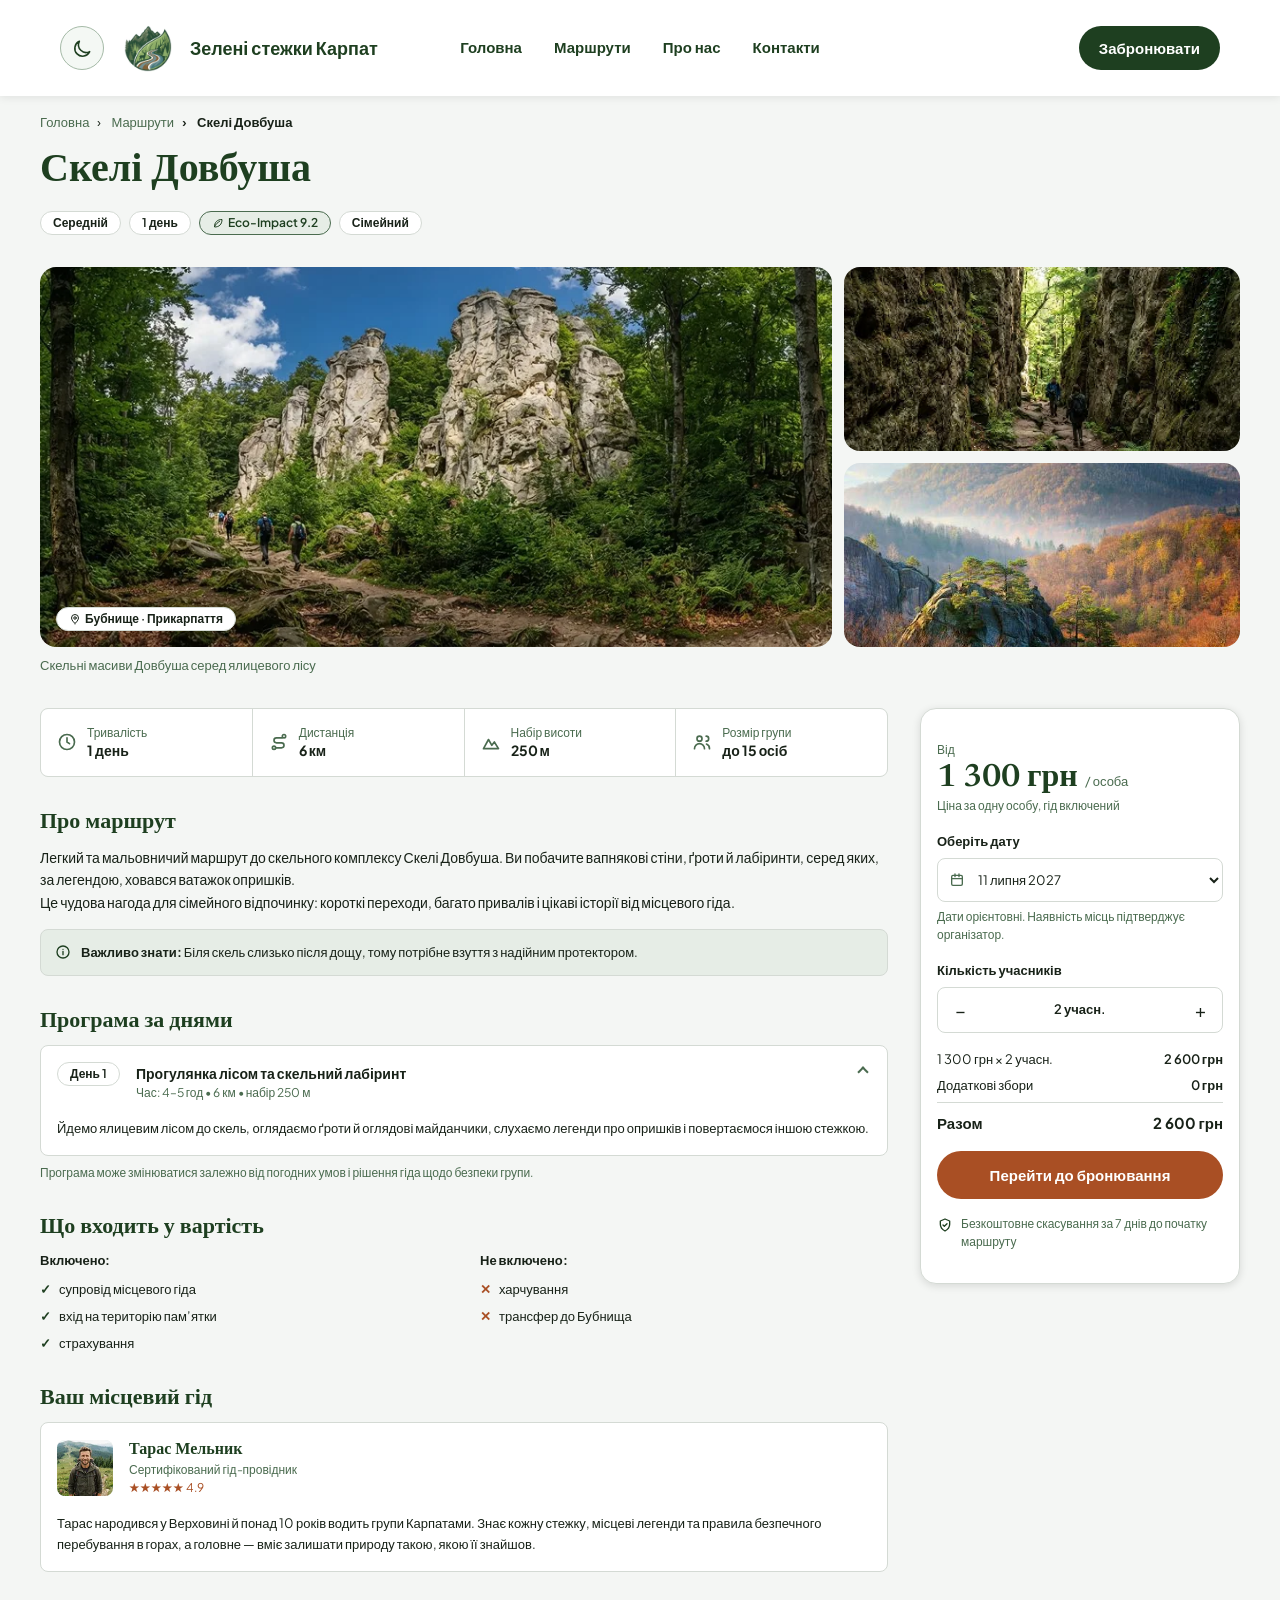
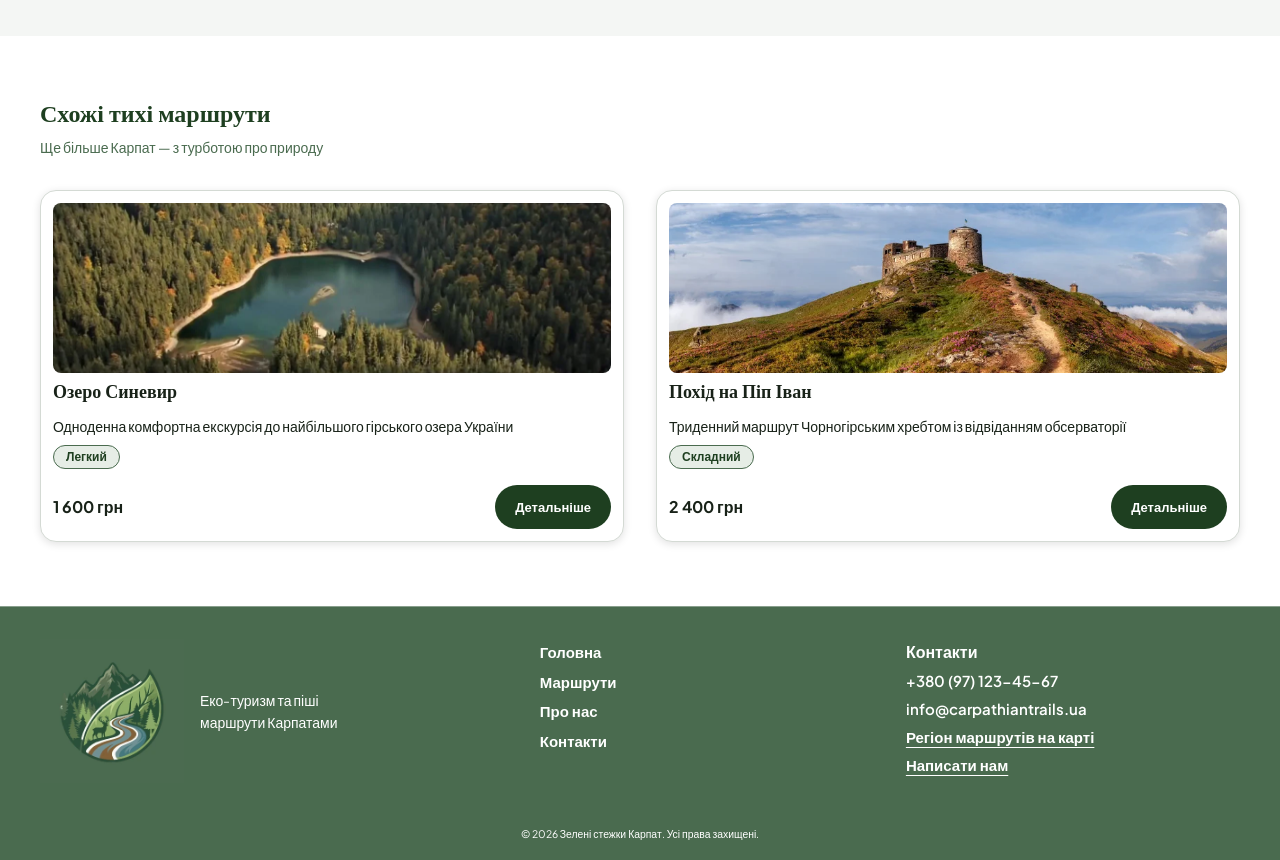
<file: route_dovbush_rocks.html>
<!DOCTYPE html>
<html class="scroll-smooth" lang="uk">
    <head>
        <meta charset="utf-8"/>
        <meta content="width=device-width, initial-scale=1.0" name="viewport"/>
        <title>
            Скелі Довбуша — Зелені стежки Карпат
        </title>
        <meta content="Скелі Довбуша: програма за днями, що входить у вартість, місцевий гід та бронювання." name="description"/>
        <link href="assets/images/favicon.png" rel="icon" type="image/png"/>
        <link href="https://fonts.googleapis.com" rel="preconnect"/>
        <link crossorigin="" href="https://fonts.gstatic.com" rel="preconnect"/>
        <link href="https://fonts.googleapis.com/css2?family=Newsreader:wght@600&amp;family=Plus+Jakarta+Sans:wght@400;600;700&amp;display=swap" rel="stylesheet"/>
        <script>!function(){let t;try{t=localStorage.getItem('zsk-theme')}catch(e){}if(t!=='dark'&&t!=='light'){t=window.matchMedia&&window.matchMedia('(prefers-color-scheme: dark)').matches?'dark':'light'}document.documentElement.dataset.theme=t}();</script>
        <link href="css/tailwind-built.css" rel="stylesheet"/>
        <link href="css/style.css" rel="stylesheet"/>
        <link href="css/theme.css" rel="stylesheet"/>
        <script defer="" src="js/routes-data.js">
        </script>
        <script defer="" src="js/site.js">
        </script>
        <meta content="#1E3F20" name="theme-color"/>
        <script defer src="js/theme.js"></script>
        <link rel="stylesheet" href="css/release.css"/>
    <script defer src="js/phone.js"></script>
<link rel="canonical" href="https://zelenistezhkykarpat.vercel.app/route_dovbush_rocks.html"/>
<meta property="og:type" content="website"/>
<meta property="og:title" content="Скелі Довбуша — Зелені стежки Карпат"/>
<meta property="og:description" content="Скелі Довбуша: програма за днями, що входить у вартість, місцевий гід та бронювання."/>
<meta property="og:url" content="https://zelenistezhkykarpat.vercel.app/route_dovbush_rocks.html"/>
<meta property="og:image" content="https://zelenistezhkykarpat.vercel.app/assets/images/hero-bg-desktop-1680.webp"/>
</head>
    <body class="bg-background font-main text-base text-neutral-dark antialiased">
        <a class="absolute -top-12 left-0 z-[200] bg-accent-hover px-4 py-2 text-white transition-[top] focus:top-0" href="#main-content" title="Перейти до основного вмісту">
            Перейти до основного вмісту
        </a>
        <!-- BEGIN HEADER -->
        <header class="sticky top-0 z-50 bg-white shadow-header">
            <div class="relative mx-auto flex h-20 max-w-container items-center justify-between gap-4 px-5 md:h-24 md:grid md:grid-cols-header">
                <div class="header-brand-group">
                    <button type="button" class="theme-switch" data-theme-toggle aria-label="Увімкнути темно-зелену тему" aria-pressed="false" title="Увімкнути темно-зелену тему">
                        <svg class="theme-switch-icon theme-icon-moon" aria-hidden="true" viewBox="0 0 24 24" fill="none" stroke="currentColor" stroke-width="1.8" stroke-linecap="round" stroke-linejoin="round"><path d="M20.2 15.6A8.8 8.8 0 0 1 8.4 3.8a8.9 8.9 0 1 0 11.8 11.8Z"/></svg>
                        <svg class="theme-switch-icon theme-icon-sun" aria-hidden="true" viewBox="0 0 24 24" fill="none" stroke="currentColor" stroke-width="1.8" stroke-linecap="round" stroke-linejoin="round"><circle cx="12" cy="12" r="4"/><path d="M12 2v2m0 16v2M4.93 4.93l1.41 1.41m11.32 11.32 1.41 1.41M2 12h2m16 0h2M4.93 19.07l1.41-1.41M17.66 6.34l1.41-1.41"/></svg>
                    </button>
                    <a class="flex items-center gap-2.5 text-base font-semibold text-primary transition-opacity hover:opacity-80 md:justify-self-start md:text-lg" href="index.html#hero" title="Зелені стежки Карпат">
                    <img alt="" class="h-12 w-auto shrink-0 md:h-16" data-theme-light-src="assets/images/logo_w-display.webp" data-theme-dark-src="assets/images/Logo_header_dark-display.webp" src="assets/images/logo_w-display.webp" width="64" height="64"/>
                    <span class="leading-tight">
                        Зелені стежки Карпат
                    </span>
                </a>
                </div>
                <!-- Бургер без JS: прихований чекбокс (peer) + два <label> -->
                <input class="peer sr-only" id="nav-toggle" type="checkbox"/>
                <label class="grid size-11 cursor-pointer place-items-center rounded-lg bg-background text-primary peer-focus-visible:outline peer-focus-visible:outline-2 peer-focus-visible:outline-offset-2 peer-focus-visible:outline-accent peer-checked:hidden md:hidden" for="nav-toggle">
                    <span class="sr-only">
                        Відкрити меню
                    </span>
                    <svg aria-hidden="true" class="" fill="none" focusable="false" height="20" stroke="currentColor" stroke-linecap="round" stroke-linejoin="round" stroke-width="2" viewBox="0 0 24 24" width="20">
                        <path d="M4 7h16M4 12h16M4 17h16">
                        </path>
                    </svg>
                </label>
                <label class="hidden size-11 cursor-pointer place-items-center rounded-lg bg-background text-primary peer-focus-visible:outline peer-focus-visible:outline-2 peer-focus-visible:outline-offset-2 peer-focus-visible:outline-accent peer-checked:grid md:peer-checked:hidden" for="nav-toggle">
                    <span class="sr-only">
                        Закрити меню
                    </span>
                    <svg aria-hidden="true" class="" fill="none" focusable="false" height="20" stroke="currentColor" stroke-linecap="round" stroke-linejoin="round" stroke-width="2" viewBox="0 0 24 24" width="20">
                        <path d="M6 6l12 12M18 6 6 18">
                        </path>
                    </svg>
                </label>
                <nav aria-label="Головна навігація" class="absolute inset-x-0 top-full hidden max-h-[calc(100vh-5rem)] overflow-y-auto bg-white px-5 pb-8 pt-4 shadow-header peer-checked:block md:static md:block md:max-h-none md:overflow-visible md:bg-transparent md:p-0 md:shadow-none" id="main-menu">
                    <p class="mb-2 text-2xs uppercase tracking-widest text-secondary md:hidden">
                        Меню
                    </p>
                    <ul class="flex flex-col gap-1 md:flex-row md:gap-5 lg:gap-8">
                        <li>
                            <a class="block border-l-4 border-transparent px-3.5 py-3 text-lg font-semibold text-primary transition-colors hover:border-accent hover:bg-background aria-[current=page]:border-accent aria-[current=page]:bg-background md:border-b-2 md:border-l-0 md:bg-transparent md:px-0 md:py-2 md:text-label md:hover:bg-transparent md:hover:text-accent md:aria-[current=page]:bg-transparent md:aria-[current=page]:text-accent" href="index.html#hero" title="Головна">
                                Головна
                            </a>
                        </li>
                        <li>
                            <a class="block border-l-4 border-transparent px-3.5 py-3 text-lg font-semibold text-primary transition-colors hover:border-accent hover:bg-background aria-[current=page]:border-accent aria-[current=page]:bg-background md:border-b-2 md:border-l-0 md:bg-transparent md:px-0 md:py-2 md:text-label md:hover:bg-transparent md:hover:text-accent md:aria-[current=page]:bg-transparent md:aria-[current=page]:text-accent" href="routes.html" title="Маршрути">
                                Маршрути
                            </a>
                        </li>
                        <li>
                            <a class="block border-l-4 border-transparent px-3.5 py-3 text-lg font-semibold text-primary transition-colors hover:border-accent hover:bg-background aria-[current=page]:border-accent aria-[current=page]:bg-background md:border-b-2 md:border-l-0 md:bg-transparent md:px-0 md:py-2 md:text-label md:hover:bg-transparent md:hover:text-accent md:aria-[current=page]:bg-transparent md:aria-[current=page]:text-accent" href="about.html" title="Про нас">
                                Про нас
                            </a>
                        </li>
                        <li>
                            <a class="block border-l-4 border-transparent px-3.5 py-3 text-lg font-semibold text-primary transition-colors hover:border-accent hover:bg-background aria-[current=page]:border-accent aria-[current=page]:bg-background md:border-b-2 md:border-l-0 md:bg-transparent md:px-0 md:py-2 md:text-label md:hover:bg-transparent md:hover:text-accent md:aria-[current=page]:bg-transparent md:aria-[current=page]:text-accent" href="#contacts" title="Контакти">
                                Контакти
                            </a>
                        </li>
                    </ul>
                    <div class="mt-4 flex flex-col gap-4 md:hidden">
                        <a class="inline-flex min-h-11 items-center justify-center rounded-full text-center font-semibold transition duration-200 hover:-translate-y-0.5 motion-reduce:transition-none motion-reduce:hover:translate-y-0 px-7 py-3 text-label bg-primary text-white hover:bg-primary-hover w-full" href="booking.html" title="Забронювати">
                            Забронювати
                        </a>
                        <div class="flex flex-col gap-3 border-t border-line pt-4 text-sm">
                            <p>
                                Еко-туризм та піші маршрути Карпатами
                            </p>
                            <a class="transition-colors hover:text-accent-hover" href="tel:+380971234567" title="+380 (97) 123-45-67">
                                +380 (97) 123-45-67
                            </a>
                            <a class="transition-colors hover:text-accent-hover" href="mailto:info@carpathiantrails.ua" title="info@carpathiantrails.ua">
                                info@carpathiantrails.ua
                            </a>
                        </div>
                    </div>
                </nav>
                <a class="header-mobile-booking" href="booking.html" title="Перейти до бронювання">Забронювати</a>
                <a class="inline-flex min-h-11 items-center justify-center rounded-full text-center font-semibold transition duration-200 hover:-translate-y-0.5 motion-reduce:transition-none motion-reduce:hover:translate-y-0 px-7 py-3 text-label bg-primary text-white hover:bg-primary-hover hidden md:inline-flex md:justify-self-end md:px-5 md:py-2" href="booking.html" title="Забронювати">
                    Забронювати
                </a>
            </div>
        </header>
        <!-- END HEADER -->
        <!-- BEGIN MAIN -->
        <main id="main-content">
            <!-- BEGIN SECTION: Скелі Довбуша -->
            <section aria-labelledby="page-title" class="px-5 pb-8 pt-4">
                <div class="mx-auto max-w-container">
                    <nav aria-label="Хлібні крихти" class="mb-4 text-xs">
                        <ol class="flex flex-wrap gap-2">
                            <li class="">
                                <a class="text-secondary transition-colors hover:text-accent-hover hover:underline" href="index.html#hero" title="Головна">
                                    Головна
                                </a>
                            </li>
                            <li class="before:mr-2 before:content-['›']">
                                <a class="text-secondary transition-colors hover:text-accent-hover hover:underline" href="routes.html" title="Маршрути">
                                    Маршрути
                                </a>
                            </li>
                            <li aria-current="page" class="font-semibold before:mr-2 before:content-['›']">
                                Скелі Довбуша
                            </li>
                        </ol>
                    </nav>
                    <h1 class="font-heading text-page font-semibold text-primary" id="page-title">
                        Скелі Довбуша
                    </h1>
                    <ul aria-label="Характеристики маршруту" class="mt-4 flex flex-wrap gap-2">
                        <li class="inline-flex items-center gap-1 self-start rounded-full border px-3 py-0.5 text-2xs font-semibold border-line bg-white text-neutral-dark">
                            Середній
                        </li>
                        <li class="inline-flex items-center gap-1 self-start rounded-full border px-3 py-0.5 text-2xs font-semibold border-line bg-white text-neutral-dark">
                            1 день
                        </li>
                        <li class="inline-flex items-center gap-1 self-start rounded-full border px-3 py-0.5 text-2xs font-semibold border-secondary bg-tint text-primary">
                            <svg aria-hidden="true" class="" fill="none" focusable="false" height="12" stroke="currentColor" stroke-linecap="round" stroke-linejoin="round" stroke-width="2" viewBox="0 0 24 24" width="12">
                                <path d="M5 19c0-8 5-14 15-14 0 10-6 15-14 15">
                                </path>
                                <path d="M5 19c3-5 6-8 10-10">
                                </path>
                            </svg>
                            Eco-Impact 9.2
                        </li>
                        <li class="inline-flex items-center gap-1 self-start rounded-full border px-3 py-0.5 text-2xs font-semibold border-line bg-white text-neutral-dark">
                            Сімейний
                        </li>
                    </ul>
                </div>
            </section>
            <!-- END SECTION: Скелі Довбуша -->
            <!-- BEGIN SECTION: Про маршрут -->
            <section aria-label="Деталі маршруту" class="px-5 pb-10 md:pb-16">
                <div class="mx-auto max-w-container">
                    <figure>
                        <div class="grid gap-3 md:h-[380px] md:grid-cols-gallery">
                            <div class="relative min-h-0">
                                <img fetchpriority="high" decoding="async" width="924" height="400" alt="Скелі Довбуша серед лісу" class="aspect-[16/10] size-full rounded-2xl object-cover md:aspect-auto" src="assets/images/dobush-rocks-panoram.png" srcset="assets/images/dobush-rocks-panoram.webp 1x"/>
                                <p class="inline-flex items-center gap-1 self-start rounded-full border px-3 py-0.5 text-2xs font-semibold border-line bg-white text-neutral-dark absolute bottom-4 left-4">
                                    <svg aria-hidden="true" class="" fill="none" focusable="false" height="12" stroke="currentColor" stroke-linecap="round" stroke-linejoin="round" stroke-width="2" viewBox="0 0 24 24" width="12">
                                        <path d="M12 21s7-6 7-11a7 7 0 0 0-14 0c0 5 7 11 7 11z">
                                        </path>
                                        <circle cx="12" cy="10" r="2.5">
                                        </circle>
                                    </svg>
                                    Бубнище · Прикарпаття
                                </p>
                            </div>
                            <div class="grid min-h-0 grid-cols-2 gap-3 md:grid-cols-1 md:grid-rows-2">
                                <img width="344" height="194" alt="Лісова стежка до Скель Довбуша" class="aspect-[4/3] size-full rounded-2xl object-cover md:aspect-auto" decoding="async" loading="lazy" src="assets/images/dovbush-rocks-route.png" srcset="assets/images/dovbush-rocks-route.webp 1x"/>
                                <img alt="Скельні масиви в осінньому лісі" class="aspect-[4/3] size-full rounded-2xl object-cover md:aspect-auto" decoding="async" loading="lazy" src="assets/images/dovbush-rocks.jpg"/>
                            </div>
                        </div>
                        <figcaption class="mb-8 mt-2 text-xs text-secondary">
                            Скельні масиви Довбуша серед ялицевого лісу
                        </figcaption>
                    </figure>
                    <div class="grid gap-8 lg:grid-cols-detail lg:items-start">
                        <div class="flex min-w-0 flex-col gap-8">
                            <ul aria-label="Основні показники" class="grid gap-px overflow-hidden rounded-lg border border-line bg-line sm:grid-cols-2 lg:grid-cols-4">
                                <li class="flex items-center gap-2.5 bg-white p-4">
                                    <svg aria-hidden="true" class="shrink-0 text-secondary" fill="none" focusable="false" height="20" stroke="currentColor" stroke-linecap="round" stroke-linejoin="round" stroke-width="2" viewBox="0 0 24 24" width="20">
                                        <circle cx="12" cy="12" r="9">
                                        </circle>
                                        <path d="M12 7v5l3 2">
                                        </path>
                                    </svg>
                                    <div>
                                        <p class="text-2xs leading-snug text-secondary">
                                            Тривалість
                                        </p>
                                        <p class="text-sm font-bold leading-snug">
                                            1 день
                                        </p>
                                    </div>
                                </li>
                                <li class="flex items-center gap-2.5 bg-white p-4">
                                    <svg aria-hidden="true" class="shrink-0 text-secondary" fill="none" focusable="false" height="20" stroke="currentColor" stroke-linecap="round" stroke-linejoin="round" stroke-width="2" viewBox="0 0 24 24" width="20">
                                        <circle cx="6" cy="19" r="2">
                                        </circle>
                                        <circle cx="18" cy="5" r="2">
                                        </circle>
                                        <path d="M8 19h7a3 3 0 0 0 0-6H9a3 3 0 0 1 0-6h7">
                                        </path>
                                    </svg>
                                    <div>
                                        <p class="text-2xs leading-snug text-secondary">
                                            Дистанція
                                        </p>
                                        <p class="text-sm font-bold leading-snug">
                                            6 км
                                        </p>
                                    </div>
                                </li>
                                <li class="flex items-center gap-2.5 bg-white p-4">
                                    <svg aria-hidden="true" class="shrink-0 text-secondary" fill="none" focusable="false" height="20" stroke="currentColor" stroke-linecap="round" stroke-linejoin="round" stroke-width="2" viewBox="0 0 24 24" width="20">
                                        <path d="m3 20 6-11 4 7 3-4 5 8z">
                                        </path>
                                    </svg>
                                    <div>
                                        <p class="text-2xs leading-snug text-secondary">
                                            Набір висоти
                                        </p>
                                        <p class="text-sm font-bold leading-snug">
                                            250 м
                                        </p>
                                    </div>
                                </li>
                                <li class="flex items-center gap-2.5 bg-white p-4">
                                    <svg aria-hidden="true" class="shrink-0 text-secondary" fill="none" focusable="false" height="20" stroke="currentColor" stroke-linecap="round" stroke-linejoin="round" stroke-width="2" viewBox="0 0 24 24" width="20">
                                        <circle cx="9" cy="8" r="3">
                                        </circle>
                                        <path d="M3 20c0-3.3 2.7-6 6-6s6 2.7 6 6">
                                        </path>
                                        <path d="M17 5a3 3 0 0 1 0 6M21 20c0-2.5-1.5-4.6-3.6-5.5">
                                        </path>
                                    </svg>
                                    <div>
                                        <p class="text-2xs leading-snug text-secondary">
                                            Розмір групи
                                        </p>
                                        <p class="text-sm font-bold leading-snug">
                                            до 15 осіб
                                        </p>
                                    </div>
                                </li>
                            </ul>
                            <!-- BEGIN SECTION: Про маршрут -->
                            <section aria-labelledby="about-title">
                                <h2 class="mb-2 font-heading text-title font-semibold text-primary" id="about-title">
                                    Про маршрут
                                </h2>
                                <p class="text-sm">
                                    Легкий та мальовничий маршрут до скельного комплексу Скелі Довбуша. Ви побачите вапнякові стіни, ґроти й лабіринти, серед яких, за легендою, ховався ватажок опришків.
                                </p>
                                <p class="text-sm">
                                    Це чудова нагода для сімейного відпочинку: короткі переходи, багато привалів і цікаві історії від місцевого гіда.
                                </p>
                                <p class="mt-4 flex items-start gap-2.5 rounded-lg border border-line bg-tint px-3.5 py-3 text-xs">
                                    <svg aria-hidden="true" class="mt-0.5 shrink-0 text-primary" fill="none" focusable="false" height="16" stroke="currentColor" stroke-linecap="round" stroke-linejoin="round" stroke-width="2" viewBox="0 0 24 24" width="16">
                                        <circle cx="12" cy="12" r="9">
                                        </circle>
                                        <path d="M12 11v5M12 8h.01">
                                        </path>
                                    </svg>
                                    <span>
                                        <strong>
                                            Важливо знати:
                                        </strong>
                                        Біля скель слизько після дощу, тому потрібне взуття з надійним протектором.
                                    </span>
                                </p>
                            </section>
                            <!-- END SECTION: Про маршрут -->
                            <!-- BEGIN SECTION: Програма за днями -->
                            <section aria-labelledby="program-title">
                                <h2 class="mb-2 font-heading text-title font-semibold text-primary" id="program-title">
                                    Програма за днями
                                </h2>
                                <div class="rounded-lg border border-line bg-white">
                                    <details class="program-day border-t border-line first:border-t-0" open="">
                                        <summary class="program-summary flex cursor-pointer items-start gap-4 p-4">
                                            <span class="inline-flex items-center gap-1 self-start rounded-full border px-3 py-0.5 text-2xs font-semibold border-line bg-white text-neutral-dark">
                                                День 1
                                            </span>
                                            <span class="flex flex-col">
                                                <span class="text-sm font-bold">
                                                    Прогулянка лісом та скельний лабіринт
                                                </span>
                                                <span class="text-2xs text-secondary">
                                                    Час: 4–5 год • 6 км • набір 250 м
                                                </span>
                                            </span>
                                        </summary>
                                        <p class="px-4 pb-4 text-xs">
                                            Йдемо ялицевим лісом до скель, оглядаємо ґроти й оглядові майданчики, слухаємо легенди про опришків і повертаємося іншою стежкою.
                                        </p>
                                    </details>
                                </div>
                                <p class="mt-2 text-2xs text-secondary">
                                    Програма може змінюватися залежно від погодних умов і рішення гіда щодо безпеки групи.
                                </p>
                            </section>
                            <!-- END SECTION: Програма за днями -->
                            <!-- BEGIN SECTION: Що входить у вартість -->
                            <section aria-labelledby="included-title">
                                <h2 class="mb-2 font-heading text-title font-semibold text-primary" id="included-title">
                                    Що входить у вартість
                                </h2>
                                <div class="grid gap-4 md:grid-cols-2 md:gap-8">
                                    <div>
                                        <h3 class="mb-2 text-xs font-bold">
                                            Включено:
                                        </h3>
                                        <ul class="flex flex-col gap-1.5 text-xs">
                                            <li class="flex gap-2 before:font-bold before:text-primary before:content-['✓']">
                                                супровід місцевого гіда
                                            </li>
                                            <li class="flex gap-2 before:font-bold before:text-primary before:content-['✓']">
                                                вхід на територію пам’ятки
                                            </li>
                                            <li class="flex gap-2 before:font-bold before:text-primary before:content-['✓']">
                                                страхування
                                            </li>
                                        </ul>
                                    </div>
                                    <div>
                                        <h3 class="mb-2 text-xs font-bold">
                                            Не включено:
                                        </h3>
                                        <ul class="flex flex-col gap-1.5 text-xs">
                                            <li class="flex gap-2 before:font-bold before:text-accent-hover before:content-['✕']">
                                                харчування
                                            </li>
                                            <li class="flex gap-2 before:font-bold before:text-accent-hover before:content-['✕']">
                                                трансфер до Бубнища
                                            </li>
                                        </ul>
                                    </div>
                                </div>
                            </section>
                            <!-- END SECTION: Що входить у вартість -->
                            <!-- BEGIN SECTION: Ваш місцевий гід -->
                            <section aria-labelledby="guide-title">
                                <h2 class="mb-2 font-heading text-title font-semibold text-primary" id="guide-title">
                                    Ваш місцевий гід
                                </h2>
                                <div class="flex flex-col gap-4 rounded-lg border border-line bg-white p-4">
                                    <div class="flex items-center gap-4">
                                        <span class="relative grid size-14 shrink-0 place-items-center overflow-hidden rounded-lg bg-tint font-bold text-primary">
                                            <span aria-hidden="true">
                                                ТМ
                                            </span>
                                            <img loading="lazy" decoding="async" width="112" height="128" alt="" class="absolute inset-0 size-full object-cover" src="assets/images/guide-taras.png" srcset="assets/images/guide-taras.webp 1x"/>
                                        </span>
                                        <div>
                                            <p class="font-heading font-semibold leading-snug text-primary">
                                                Тарас Мельник
                                            </p>
                                            <p class="text-2xs text-secondary">
                                                Сертифікований гід-провідник
                                            </p>
                                            <p class="text-2xs text-accent-hover">
                                                <span aria-hidden="true">
                                                    ★★★★★
                                                </span>
                                                <span class="sr-only">
                                                    Оцінка
                                                </span>
                                                4.9
                                            </p>
                                        </div>
                                    </div>
                                    <p class="text-xs">
                                        Тарас народився у Верховині й понад 10 років водить групи Карпатами. Знає кожну стежку, місцеві легенди та правила безпечного перебування в горах, а головне — вміє залишати природу такою, якою її знайшов.
                                    </p>
                                </div>
                            </section>
                            <!-- END SECTION: Ваш місцевий гід -->
                        </div>
                        <aside aria-label="Бронювання маршруту" class="flex flex-col gap-4 rounded-2xl border border-line bg-white px-4 py-8 shadow-soft lg:sticky lg:top-20" data-price="1300" data-route="dovbush">
                            <div>
                                <p class="text-2xs text-secondary">
                                    Від
                                </p>
                                <p class="font-heading text-h2 font-semibold text-primary">
                                    1 300 грн
                                    <span class="font-main text-xs font-normal text-secondary">
                                        / особа
                                    </span>
                                </p>
                                <p class="text-2xs text-secondary">
                                    Ціна за одну особу, гід включений
                                </p>
                            </div>
                            <div class="flex flex-col gap-1.5">
                                <label class="text-xs font-bold" for="date-dovbush">
                                    Оберіть дату
                                </label>
                                <div class="relative text-secondary">
                                    <svg aria-hidden="true" class="pointer-events-none absolute left-3 top-1/2 -translate-y-1/2" fill="none" focusable="false" height="16" stroke="currentColor" stroke-linecap="round" stroke-linejoin="round" stroke-width="2" viewBox="0 0 24 24" width="16">
                                        <rect height="15" rx="2" width="16" x="4" y="5">
                                        </rect>
                                        <path d="M4 10h16M9 3v4M15 3v4">
                                        </path>
                                    </svg>
                                    <select class="min-h-11 w-full rounded-lg border border-line bg-white py-2.5 pl-9 pr-3 text-xs text-neutral-dark" id="date-dovbush">
                                        <option value="2027-07-11">
                                            11 липня 2027
                                        </option>
                                        <option value="2027-07-25">
                                            25 липня 2027
                                        </option>
                                        <option value="2027-08-08">
                                            8 серпня 2027
                                        </option>
                                    </select>
                                </div>
                                <p class="text-2xs text-secondary">
                                    Дати орієнтовні. Наявність місць підтверджує організатор.
                                </p>
                            </div>
                            <div class="flex flex-col gap-1.5">
                                <p class="text-xs font-bold" id="guests-dovbush">
                                    Кількість учасників
                                </p>
                                <div aria-labelledby="guests-dovbush" class="flex items-center overflow-hidden rounded-lg border border-line" data-guest-stepper="" role="group">
                                    <button aria-label="Зменшити кількість учасників" class="size-11 text-lg transition-colors hover:bg-tint" type="button">
                                        −
                                    </button>
                                    <output aria-live="polite" class="flex-1 text-center text-xs font-semibold">
                                        2 особи
                                    </output>
                                    <button aria-label="Збільшити кількість учасників" class="size-11 text-lg transition-colors hover:bg-tint" type="button">
                                        +
                                    </button>
                                </div>
                            </div>
                            <dl class="flex flex-col gap-1.5 text-xs">
                                <div class="flex justify-between gap-2">
                                    <dt id="route-subtotal-label">
                                        1 300 грн × 2 особи
                                    </dt>
                                    <dd class="font-semibold" id="route-subtotal">
                                        2 600 грн
                                    </dd>
                                </div>
                                <div class="flex justify-between gap-2">
                                    <dt>
                                        Додаткові збори
                                    </dt>
                                    <dd class="font-semibold">
                                        0 грн
                                    </dd>
                                </div>
                                <div class="flex justify-between gap-2 border-t border-line pt-2 text-label font-bold">
                                    <dt>
                                        Разом
                                    </dt>
                                    <dd id="route-grand-total">
                                        2 600 грн
                                    </dd>
                                </div>
                            </dl>
                            <a class="inline-flex min-h-11 items-center justify-center rounded-full text-center font-semibold transition duration-200 hover:-translate-y-0.5 motion-reduce:transition-none motion-reduce:hover:translate-y-0 px-7 py-3 text-label bg-accent-hover text-white hover:bg-primary w-full" href="booking.html?route=dovbush" title="Перейти до бронювання">
                                Перейти до бронювання
                            </a>
                            <p class="flex items-start gap-2 text-2xs text-secondary">
                                <svg aria-hidden="true" class="mt-0.5 shrink-0 text-primary" fill="none" focusable="false" height="16" stroke="currentColor" stroke-linecap="round" stroke-linejoin="round" stroke-width="2" viewBox="0 0 24 24" width="16">
                                    <path d="M12 3 5 6v5c0 5 3 8 7 10 4-2 7-5 7-10V6z">
                                    </path>
                                    <path d="m9 12 2 2 4-4">
                                    </path>
                                </svg>
                                <span>
                                    Безкоштовне скасування за 7 днів до початку маршруту
                                </span>
                            </p>
                        </aside>
                    </div>
                </div>
            </section>
            <!-- END SECTION: Про маршрут -->
            <!-- BEGIN SECTION: Схожі тихі маршрути -->
            <section aria-labelledby="similar-title" class="bg-white px-5 py-10 md:py-16">
                <div class="mx-auto max-w-container">
                    <h2 class="font-heading text-2xl font-semibold text-primary" id="similar-title">
                        Схожі тихі маршрути
                    </h2>
                    <p class="mb-8 mt-1 text-sm text-secondary">
                        Ще більше Карпат — з турботою про природу
                    </p>
                    <div class="grid gap-8 md:grid-cols-2">
                        <article class="flex flex-col gap-2 rounded-2xl border border-line bg-white p-3 shadow-soft transition duration-200 hover:-translate-y-1 hover:shadow-card-hover motion-reduce:transition-none motion-reduce:hover:translate-y-0">
                            <img width="1163" height="610" alt="Озеро Синевир серед лісу" class="h-card-img w-full rounded-lg object-cover" decoding="async" loading="lazy" src="assets/images/synevyr.jpg" srcset="assets/images/synevyr.webp 1x"/>
                            <div class="flex grow flex-col gap-2">
                                <h3 class="font-heading text-lg font-semibold text-neutral-dark">
                                    Озеро Синевир
                                </h3>
                                <p class="text-sm leading-normal">
                                    Одноденна комфортна екскурсія до найбільшого гірського озера України
                                </p>
                                <p class="inline-flex items-center gap-1 self-start rounded-full border px-3 py-0.5 text-2xs font-semibold border-secondary bg-tint text-primary">
                                    Легкий
                                </p>
                                <div class="mt-auto flex items-center justify-between gap-2 pt-2">
                                    <p class="font-bold">
                                        1 600 грн
                                    </p>
                                    <a class="inline-flex min-h-11 items-center justify-center rounded-full text-center font-semibold transition duration-200 hover:-translate-y-0.5 motion-reduce:transition-none motion-reduce:hover:translate-y-0 px-5 py-2 text-xs bg-primary text-white hover:bg-primary-hover" href="route_synevyr.html" title="Детальніше про екскурсію на Озеро Синевир">
                                        Детальніше
                                        <span class="sr-only">
                                            про екскурсію на Озеро Синевир
                                        </span>
                                    </a>
                                </div>
                            </div>
                        </article>
                        <article class="flex flex-col gap-2 rounded-2xl border border-line bg-white p-3 shadow-soft transition duration-200 hover:-translate-y-1 hover:shadow-card-hover motion-reduce:transition-none motion-reduce:hover:translate-y-0">
                            <img width="800" height="600" alt="Вид на обсерваторію гори Піп Іван" class="h-card-img w-full rounded-lg object-cover" decoding="async" loading="lazy" src="assets/images/pip-ivan.jpg" srcset="assets/images/pip-ivan.webp 1x"/>
                            <div class="flex grow flex-col gap-2">
                                <h3 class="font-heading text-lg font-semibold text-neutral-dark">
                                    Похід на Піп Іван
                                </h3>
                                <p class="text-sm leading-normal">
                                    Триденний маршрут Чорногірським хребтом із відвіданням обсерваторії
                                </p>
                                <p class="inline-flex items-center gap-1 self-start rounded-full border px-3 py-0.5 text-2xs font-semibold border-secondary bg-tint text-primary">
                                    Складний
                                </p>
                                <div class="mt-auto flex items-center justify-between gap-2 pt-2">
                                    <p class="font-bold">
                                        2 400 грн
                                    </p>
                                    <a class="inline-flex min-h-11 items-center justify-center rounded-full text-center font-semibold transition duration-200 hover:-translate-y-0.5 motion-reduce:transition-none motion-reduce:hover:translate-y-0 px-5 py-2 text-xs bg-primary text-white hover:bg-primary-hover" href="route_pip_ivan.html" title="Детальніше про похід на Піп Іван">
                                        Детальніше
                                        <span class="sr-only">
                                            про похід на Піп Іван
                                        </span>
                                    </a>
                                </div>
                            </div>
                        </article>
                    </div>
                </div>
            </section>
            <!-- END SECTION: Схожі тихі маршрути -->
        </main>
        <!-- END MAIN -->
        <!-- BEGIN FOOTER -->
        <footer class="on-dark scroll-mt-20 border-t border-white/35 bg-secondary px-5 pb-4 pt-8 text-white" id="contacts">
            <div class="mx-auto max-w-container">
                <div class="mb-8 grid grid-cols-1 items-start gap-8 md:grid-cols-2 lg:grid-cols-footer">
                    <a class="flex items-center gap-4 md:col-span-2 lg:col-span-1" href="index.html#hero" title="Еко-туризм та піші маршрути Карпатами">
                        <img alt="Зелені стежки Карпат" class="h-28 w-auto shrink-0 md:h-36" data-theme-light-src="assets/images/logo_g-display.webp" data-theme-dark-src="assets/images/Logo_footer_dark-display.webp" src="assets/images/logo_g-display.webp" width="64" height="64"/>
                        <span class="max-w-40 text-sm">
                            Еко-туризм та піші маршрути Карпатами
                        </span>
                    </a>
                    <nav aria-label="Навігація підвалу">
                        <ul class="flex flex-col gap-1">
                            <li>
                                <a class="text-label font-semibold transition-opacity hover:underline hover:opacity-75" href="index.html#hero" title="Головна">
                                    Головна
                                </a>
                            </li>
                            <li>
                                <a class="text-label font-semibold transition-opacity hover:underline hover:opacity-75" href="routes.html" title="Маршрути">
                                    Маршрути
                                </a>
                            </li>
                            <li>
                                <a class="text-label font-semibold transition-opacity hover:underline hover:opacity-75" href="about.html" title="Про нас">
                                    Про нас
                                </a>
                            </li>
                            <li>
                                <a class="text-label font-semibold transition-opacity hover:underline hover:opacity-75" href="#contacts" title="Контакти">
                                    Контакти
                                </a>
                            </li>
                        </ul>
                    </nav>
                    <address class="flex flex-col gap-1 not-italic">
                        <p class="font-bold">
                            Контакти
                        </p>
                        <a class="text-label font-semibold transition-opacity hover:underline hover:opacity-75" href="tel:+380971234567" title="+380 (97) 123-45-67">
                            +380 (97) 123-45-67
                        </a>
                        <a class="text-label font-semibold transition-opacity hover:underline hover:opacity-75" href="mailto:info@carpathiantrails.ua" title="info@carpathiantrails.ua">
                            info@carpathiantrails.ua
                        </a>
                        <a class="text-label font-semibold underline underline-offset-4 transition-opacity hover:opacity-80" href="index.html#map-region" title="Регіон маршрутів на карті">
                            Регіон маршрутів на карті
                        </a>
                    <a class="text-label font-semibold underline underline-offset-4 transition-opacity hover:opacity-80" href="index.html#feedback" title="Написати нам через форму зворотного зв'язку">Написати нам</a>
                    </address>
                </div>
                <p class="pt-2 text-center text-xs">
                    <small>
                        © 2026 Зелені стежки Карпат. Усі права захищені.
                    </small>
                </p>
            </div>
        </footer>
        <!-- END FOOTER -->
    </body>
</html>
</file>
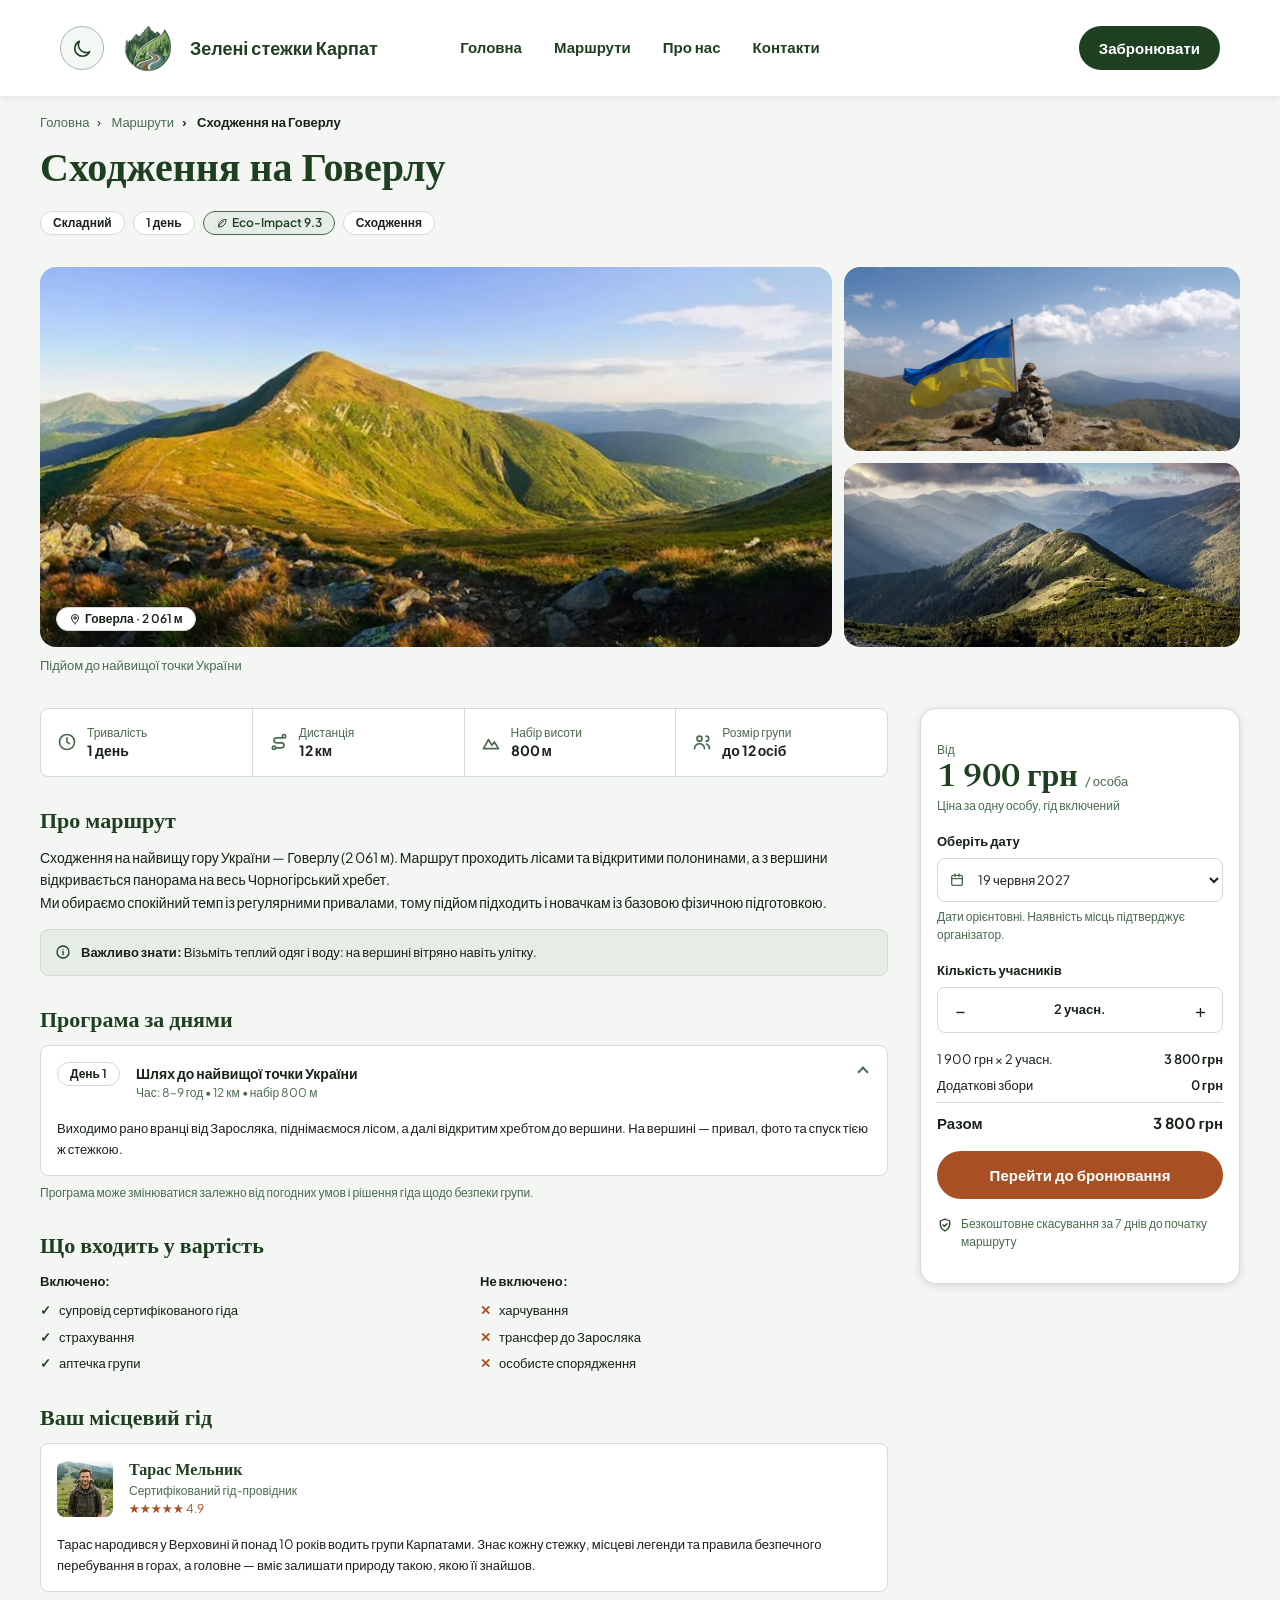
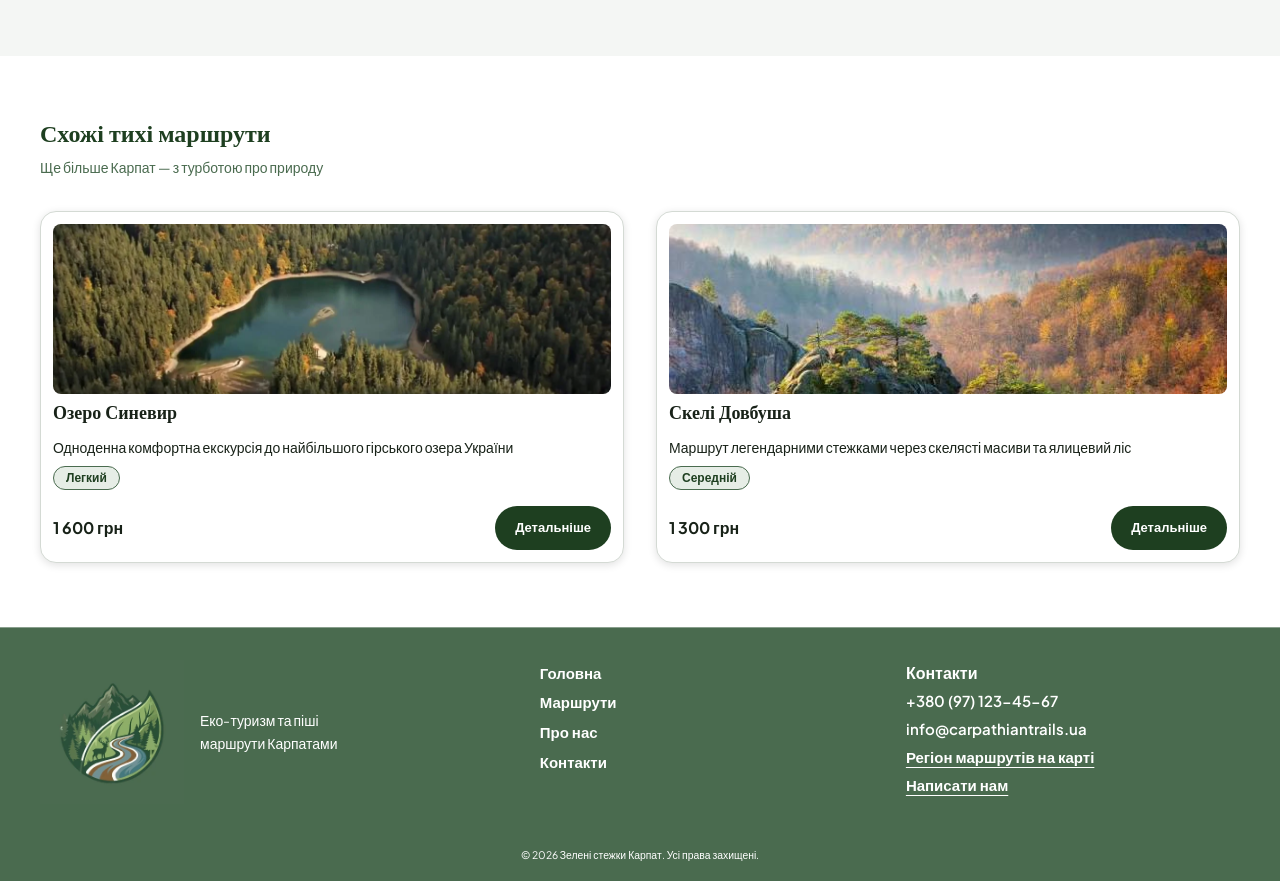
<file: route_hoverla.html>
<!DOCTYPE html>
<html class="scroll-smooth" lang="uk">
    <head>
        <meta charset="utf-8"/>
        <meta content="width=device-width, initial-scale=1.0" name="viewport"/>
        <title>
            Сходження на Говерлу — Зелені стежки Карпат
        </title>
        <meta content="Сходження на Говерлу: програма за днями, що входить у вартість, місцевий гід та бронювання." name="description"/>
        <link href="assets/images/favicon.png" rel="icon" type="image/png"/>
        <link href="https://fonts.googleapis.com" rel="preconnect"/>
        <link crossorigin="" href="https://fonts.gstatic.com" rel="preconnect"/>
        <link href="https://fonts.googleapis.com/css2?family=Newsreader:wght@600&amp;family=Plus+Jakarta+Sans:wght@400;600;700&amp;display=swap" rel="stylesheet"/>
        <script>!function(){let t;try{t=localStorage.getItem('zsk-theme')}catch(e){}if(t!=='dark'&&t!=='light'){t=window.matchMedia&&window.matchMedia('(prefers-color-scheme: dark)').matches?'dark':'light'}document.documentElement.dataset.theme=t}();</script>
        <link href="css/tailwind-built.css" rel="stylesheet"/>
        <link href="css/style.css" rel="stylesheet"/>
        <link href="css/theme.css" rel="stylesheet"/>
        <script defer="" src="js/routes-data.js">
        </script>
        <script defer="" src="js/site.js">
        </script>
        <meta content="#1E3F20" name="theme-color"/>
        <script defer src="js/theme.js"></script>
        <link rel="stylesheet" href="css/release.css"/>
    <script defer src="js/phone.js"></script>
<link rel="canonical" href="https://zelenistezhkykarpat.vercel.app/route_hoverla.html"/>
<meta property="og:type" content="website"/>
<meta property="og:title" content="Сходження на Говерлу — Зелені стежки Карпат"/>
<meta property="og:description" content="Сходження на Говерлу: програма за днями, що входить у вартість, місцевий гід та бронювання."/>
<meta property="og:url" content="https://zelenistezhkykarpat.vercel.app/route_hoverla.html"/>
<meta property="og:image" content="https://zelenistezhkykarpat.vercel.app/assets/images/hero-bg-desktop-1680.webp"/>
</head>
    <body class="bg-background font-main text-base text-neutral-dark antialiased">
        <a class="absolute -top-12 left-0 z-[200] bg-accent-hover px-4 py-2 text-white transition-[top] focus:top-0" href="#main-content" title="Перейти до основного вмісту">
            Перейти до основного вмісту
        </a>
        <!-- BEGIN HEADER -->
        <header class="sticky top-0 z-50 bg-white shadow-header">
            <div class="relative mx-auto flex h-20 max-w-container items-center justify-between gap-4 px-5 md:h-24 md:grid md:grid-cols-header">
                <div class="header-brand-group">
                    <button type="button" class="theme-switch" data-theme-toggle aria-label="Увімкнути темно-зелену тему" aria-pressed="false" title="Увімкнути темно-зелену тему">
                        <svg class="theme-switch-icon theme-icon-moon" aria-hidden="true" viewBox="0 0 24 24" fill="none" stroke="currentColor" stroke-width="1.8" stroke-linecap="round" stroke-linejoin="round"><path d="M20.2 15.6A8.8 8.8 0 0 1 8.4 3.8a8.9 8.9 0 1 0 11.8 11.8Z"/></svg>
                        <svg class="theme-switch-icon theme-icon-sun" aria-hidden="true" viewBox="0 0 24 24" fill="none" stroke="currentColor" stroke-width="1.8" stroke-linecap="round" stroke-linejoin="round"><circle cx="12" cy="12" r="4"/><path d="M12 2v2m0 16v2M4.93 4.93l1.41 1.41m11.32 11.32 1.41 1.41M2 12h2m16 0h2M4.93 19.07l1.41-1.41M17.66 6.34l1.41-1.41"/></svg>
                    </button>
                    <a class="flex items-center gap-2.5 text-base font-semibold text-primary transition-opacity hover:opacity-80 md:justify-self-start md:text-lg" href="index.html#hero" title="Зелені стежки Карпат">
                    <img alt="" class="h-12 w-auto shrink-0 md:h-16" data-theme-light-src="assets/images/logo_w-display.webp" data-theme-dark-src="assets/images/Logo_header_dark-display.webp" src="assets/images/logo_w-display.webp" width="64" height="64"/>
                    <span class="leading-tight">
                        Зелені стежки Карпат
                    </span>
                </a>
                </div>
                <!-- Бургер без JS: прихований чекбокс (peer) + два <label> -->
                <input class="peer sr-only" id="nav-toggle" type="checkbox"/>
                <label class="grid size-11 cursor-pointer place-items-center rounded-lg bg-background text-primary peer-focus-visible:outline peer-focus-visible:outline-2 peer-focus-visible:outline-offset-2 peer-focus-visible:outline-accent peer-checked:hidden md:hidden" for="nav-toggle">
                    <span class="sr-only">
                        Відкрити меню
                    </span>
                    <svg aria-hidden="true" class="" fill="none" focusable="false" height="20" stroke="currentColor" stroke-linecap="round" stroke-linejoin="round" stroke-width="2" viewBox="0 0 24 24" width="20">
                        <path d="M4 7h16M4 12h16M4 17h16">
                        </path>
                    </svg>
                </label>
                <label class="hidden size-11 cursor-pointer place-items-center rounded-lg bg-background text-primary peer-focus-visible:outline peer-focus-visible:outline-2 peer-focus-visible:outline-offset-2 peer-focus-visible:outline-accent peer-checked:grid md:peer-checked:hidden" for="nav-toggle">
                    <span class="sr-only">
                        Закрити меню
                    </span>
                    <svg aria-hidden="true" class="" fill="none" focusable="false" height="20" stroke="currentColor" stroke-linecap="round" stroke-linejoin="round" stroke-width="2" viewBox="0 0 24 24" width="20">
                        <path d="M6 6l12 12M18 6 6 18">
                        </path>
                    </svg>
                </label>
                <nav aria-label="Головна навігація" class="absolute inset-x-0 top-full hidden max-h-[calc(100vh-5rem)] overflow-y-auto bg-white px-5 pb-8 pt-4 shadow-header peer-checked:block md:static md:block md:max-h-none md:overflow-visible md:bg-transparent md:p-0 md:shadow-none" id="main-menu">
                    <p class="mb-2 text-2xs uppercase tracking-widest text-secondary md:hidden">
                        Меню
                    </p>
                    <ul class="flex flex-col gap-1 md:flex-row md:gap-5 lg:gap-8">
                        <li>
                            <a class="block border-l-4 border-transparent px-3.5 py-3 text-lg font-semibold text-primary transition-colors hover:border-accent hover:bg-background aria-[current=page]:border-accent aria-[current=page]:bg-background md:border-b-2 md:border-l-0 md:bg-transparent md:px-0 md:py-2 md:text-label md:hover:bg-transparent md:hover:text-accent md:aria-[current=page]:bg-transparent md:aria-[current=page]:text-accent" href="index.html#hero" title="Головна">
                                Головна
                            </a>
                        </li>
                        <li>
                            <a class="block border-l-4 border-transparent px-3.5 py-3 text-lg font-semibold text-primary transition-colors hover:border-accent hover:bg-background aria-[current=page]:border-accent aria-[current=page]:bg-background md:border-b-2 md:border-l-0 md:bg-transparent md:px-0 md:py-2 md:text-label md:hover:bg-transparent md:hover:text-accent md:aria-[current=page]:bg-transparent md:aria-[current=page]:text-accent" href="routes.html" title="Маршрути">
                                Маршрути
                            </a>
                        </li>
                        <li>
                            <a class="block border-l-4 border-transparent px-3.5 py-3 text-lg font-semibold text-primary transition-colors hover:border-accent hover:bg-background aria-[current=page]:border-accent aria-[current=page]:bg-background md:border-b-2 md:border-l-0 md:bg-transparent md:px-0 md:py-2 md:text-label md:hover:bg-transparent md:hover:text-accent md:aria-[current=page]:bg-transparent md:aria-[current=page]:text-accent" href="about.html" title="Про нас">
                                Про нас
                            </a>
                        </li>
                        <li>
                            <a class="block border-l-4 border-transparent px-3.5 py-3 text-lg font-semibold text-primary transition-colors hover:border-accent hover:bg-background aria-[current=page]:border-accent aria-[current=page]:bg-background md:border-b-2 md:border-l-0 md:bg-transparent md:px-0 md:py-2 md:text-label md:hover:bg-transparent md:hover:text-accent md:aria-[current=page]:bg-transparent md:aria-[current=page]:text-accent" href="#contacts" title="Контакти">
                                Контакти
                            </a>
                        </li>
                    </ul>
                    <div class="mt-4 flex flex-col gap-4 md:hidden">
                        <a class="inline-flex min-h-11 items-center justify-center rounded-full text-center font-semibold transition duration-200 hover:-translate-y-0.5 motion-reduce:transition-none motion-reduce:hover:translate-y-0 px-7 py-3 text-label bg-primary text-white hover:bg-primary-hover w-full" href="booking.html" title="Забронювати">
                            Забронювати
                        </a>
                        <div class="flex flex-col gap-3 border-t border-line pt-4 text-sm">
                            <p>
                                Еко-туризм та піші маршрути Карпатами
                            </p>
                            <a class="transition-colors hover:text-accent-hover" href="tel:+380971234567" title="+380 (97) 123-45-67">
                                +380 (97) 123-45-67
                            </a>
                            <a class="transition-colors hover:text-accent-hover" href="mailto:info@carpathiantrails.ua" title="info@carpathiantrails.ua">
                                info@carpathiantrails.ua
                            </a>
                        </div>
                    </div>
                </nav>
                <a class="header-mobile-booking" href="booking.html" title="Перейти до бронювання">Забронювати</a>
                <a class="inline-flex min-h-11 items-center justify-center rounded-full text-center font-semibold transition duration-200 hover:-translate-y-0.5 motion-reduce:transition-none motion-reduce:hover:translate-y-0 px-7 py-3 text-label bg-primary text-white hover:bg-primary-hover hidden md:inline-flex md:justify-self-end md:px-5 md:py-2" href="booking.html" title="Забронювати">
                    Забронювати
                </a>
            </div>
        </header>
        <!-- END HEADER -->
        <!-- BEGIN MAIN -->
        <main id="main-content">
            <!-- BEGIN SECTION: Сходження на Говерлу -->
            <section aria-labelledby="page-title" class="px-5 pb-8 pt-4">
                <div class="mx-auto max-w-container">
                    <nav aria-label="Хлібні крихти" class="mb-4 text-xs">
                        <ol class="flex flex-wrap gap-2">
                            <li class="">
                                <a class="text-secondary transition-colors hover:text-accent-hover hover:underline" href="index.html#hero" title="Головна">
                                    Головна
                                </a>
                            </li>
                            <li class="before:mr-2 before:content-['›']">
                                <a class="text-secondary transition-colors hover:text-accent-hover hover:underline" href="routes.html" title="Маршрути">
                                    Маршрути
                                </a>
                            </li>
                            <li aria-current="page" class="font-semibold before:mr-2 before:content-['›']">
                                Сходження на Говерлу
                            </li>
                        </ol>
                    </nav>
                    <h1 class="font-heading text-page font-semibold text-primary" id="page-title">
                        Сходження на Говерлу
                    </h1>
                    <ul aria-label="Характеристики маршруту" class="mt-4 flex flex-wrap gap-2">
                        <li class="inline-flex items-center gap-1 self-start rounded-full border px-3 py-0.5 text-2xs font-semibold border-line bg-white text-neutral-dark">
                            Складний
                        </li>
                        <li class="inline-flex items-center gap-1 self-start rounded-full border px-3 py-0.5 text-2xs font-semibold border-line bg-white text-neutral-dark">
                            1 день
                        </li>
                        <li class="inline-flex items-center gap-1 self-start rounded-full border px-3 py-0.5 text-2xs font-semibold border-secondary bg-tint text-primary">
                            <svg aria-hidden="true" class="" fill="none" focusable="false" height="12" stroke="currentColor" stroke-linecap="round" stroke-linejoin="round" stroke-width="2" viewBox="0 0 24 24" width="12">
                                <path d="M5 19c0-8 5-14 15-14 0 10-6 15-14 15">
                                </path>
                                <path d="M5 19c3-5 6-8 10-10">
                                </path>
                            </svg>
                            Eco-Impact 9.3
                        </li>
                        <li class="inline-flex items-center gap-1 self-start rounded-full border px-3 py-0.5 text-2xs font-semibold border-line bg-white text-neutral-dark">
                            Сходження
                        </li>
                    </ul>
                </div>
            </section>
            <!-- END SECTION: Сходження на Говерлу -->
            <!-- BEGIN SECTION: Про маршрут -->
            <section aria-label="Деталі маршруту" class="px-5 pb-10 md:pb-16">
                <div class="mx-auto max-w-container">
                    <figure>
                        <div class="grid gap-3 md:h-[380px] md:grid-cols-gallery">
                            <div class="relative min-h-0">
                                <img fetchpriority="high" decoding="async" width="900" height="506" alt="Група туристів на стежці до Говерли" class="aspect-[16/10] size-full rounded-2xl object-cover md:aspect-auto" src="assets/images/hoverla.jpg" srcset="assets/images/hoverla.webp 1x"/>
                                <p class="inline-flex items-center gap-1 self-start rounded-full border px-3 py-0.5 text-2xs font-semibold border-line bg-white text-neutral-dark absolute bottom-4 left-4">
                                    <svg aria-hidden="true" class="" fill="none" focusable="false" height="12" stroke="currentColor" stroke-linecap="round" stroke-linejoin="round" stroke-width="2" viewBox="0 0 24 24" width="12">
                                        <path d="M12 21s7-6 7-11a7 7 0 0 0-14 0c0 5 7 11 7 11z">
                                        </path>
                                        <circle cx="12" cy="10" r="2.5">
                                        </circle>
                                    </svg>
                                    Говерла · 2 061 м
                                </p>
                            </div>
                            <div class="grid min-h-0 grid-cols-2 gap-3 md:grid-cols-1 md:grid-rows-2">
                                <img width="800" height="600" alt="Вершина Говерли з прапорами" class="aspect-[4/3] size-full rounded-2xl object-cover md:aspect-auto" decoding="async" loading="lazy" src="assets/images/hoverla-top.jpg" srcset="assets/images/hoverla-top.webp 1x"/>
                                <img width="878" height="614" alt="Гірська стежка до Говерли" class="aspect-[4/3] size-full rounded-2xl object-cover md:aspect-auto" decoding="async" loading="lazy" src="assets/images/hoverla-panoram.jpg" srcset="assets/images/hoverla-panoram.webp 1x"/>
                            </div>
                        </div>
                        <figcaption class="mb-8 mt-2 text-xs text-secondary">
                            Підйом до найвищої точки України
                        </figcaption>
                    </figure>
                    <div class="grid gap-8 lg:grid-cols-detail lg:items-start">
                        <div class="flex min-w-0 flex-col gap-8">
                            <ul aria-label="Основні показники" class="grid gap-px overflow-hidden rounded-lg border border-line bg-line sm:grid-cols-2 lg:grid-cols-4">
                                <li class="flex items-center gap-2.5 bg-white p-4">
                                    <svg aria-hidden="true" class="shrink-0 text-secondary" fill="none" focusable="false" height="20" stroke="currentColor" stroke-linecap="round" stroke-linejoin="round" stroke-width="2" viewBox="0 0 24 24" width="20">
                                        <circle cx="12" cy="12" r="9">
                                        </circle>
                                        <path d="M12 7v5l3 2">
                                        </path>
                                    </svg>
                                    <div>
                                        <p class="text-2xs leading-snug text-secondary">
                                            Тривалість
                                        </p>
                                        <p class="text-sm font-bold leading-snug">
                                            1 день
                                        </p>
                                    </div>
                                </li>
                                <li class="flex items-center gap-2.5 bg-white p-4">
                                    <svg aria-hidden="true" class="shrink-0 text-secondary" fill="none" focusable="false" height="20" stroke="currentColor" stroke-linecap="round" stroke-linejoin="round" stroke-width="2" viewBox="0 0 24 24" width="20">
                                        <circle cx="6" cy="19" r="2">
                                        </circle>
                                        <circle cx="18" cy="5" r="2">
                                        </circle>
                                        <path d="M8 19h7a3 3 0 0 0 0-6H9a3 3 0 0 1 0-6h7">
                                        </path>
                                    </svg>
                                    <div>
                                        <p class="text-2xs leading-snug text-secondary">
                                            Дистанція
                                        </p>
                                        <p class="text-sm font-bold leading-snug">
                                            12 км
                                        </p>
                                    </div>
                                </li>
                                <li class="flex items-center gap-2.5 bg-white p-4">
                                    <svg aria-hidden="true" class="shrink-0 text-secondary" fill="none" focusable="false" height="20" stroke="currentColor" stroke-linecap="round" stroke-linejoin="round" stroke-width="2" viewBox="0 0 24 24" width="20">
                                        <path d="m3 20 6-11 4 7 3-4 5 8z">
                                        </path>
                                    </svg>
                                    <div>
                                        <p class="text-2xs leading-snug text-secondary">
                                            Набір висоти
                                        </p>
                                        <p class="text-sm font-bold leading-snug">
                                            800 м
                                        </p>
                                    </div>
                                </li>
                                <li class="flex items-center gap-2.5 bg-white p-4">
                                    <svg aria-hidden="true" class="shrink-0 text-secondary" fill="none" focusable="false" height="20" stroke="currentColor" stroke-linecap="round" stroke-linejoin="round" stroke-width="2" viewBox="0 0 24 24" width="20">
                                        <circle cx="9" cy="8" r="3">
                                        </circle>
                                        <path d="M3 20c0-3.3 2.7-6 6-6s6 2.7 6 6">
                                        </path>
                                        <path d="M17 5a3 3 0 0 1 0 6M21 20c0-2.5-1.5-4.6-3.6-5.5">
                                        </path>
                                    </svg>
                                    <div>
                                        <p class="text-2xs leading-snug text-secondary">
                                            Розмір групи
                                        </p>
                                        <p class="text-sm font-bold leading-snug">
                                            до 12 осіб
                                        </p>
                                    </div>
                                </li>
                            </ul>
                            <!-- BEGIN SECTION: Про маршрут -->
                            <section aria-labelledby="about-title">
                                <h2 class="mb-2 font-heading text-title font-semibold text-primary" id="about-title">
                                    Про маршрут
                                </h2>
                                <p class="text-sm">
                                    Сходження на найвищу гору України — Говерлу (2 061 м). Маршрут проходить лісами та відкритими полонинами, а з вершини відкривається панорама на весь Чорногірський хребет.
                                </p>
                                <p class="text-sm">
                                    Ми обираємо спокійний темп із регулярними привалами, тому підйом підходить і новачкам із базовою фізичною підготовкою.
                                </p>
                                <p class="mt-4 flex items-start gap-2.5 rounded-lg border border-line bg-tint px-3.5 py-3 text-xs">
                                    <svg aria-hidden="true" class="mt-0.5 shrink-0 text-primary" fill="none" focusable="false" height="16" stroke="currentColor" stroke-linecap="round" stroke-linejoin="round" stroke-width="2" viewBox="0 0 24 24" width="16">
                                        <circle cx="12" cy="12" r="9">
                                        </circle>
                                        <path d="M12 11v5M12 8h.01">
                                        </path>
                                    </svg>
                                    <span>
                                        <strong>
                                            Важливо знати:
                                        </strong>
                                        Візьміть теплий одяг і воду: на вершині вітряно навіть улітку.
                                    </span>
                                </p>
                            </section>
                            <!-- END SECTION: Про маршрут -->
                            <!-- BEGIN SECTION: Програма за днями -->
                            <section aria-labelledby="program-title">
                                <h2 class="mb-2 font-heading text-title font-semibold text-primary" id="program-title">
                                    Програма за днями
                                </h2>
                                <div class="rounded-lg border border-line bg-white">
                                    <details class="program-day border-t border-line first:border-t-0" open="">
                                        <summary class="program-summary flex cursor-pointer items-start gap-4 p-4">
                                            <span class="inline-flex items-center gap-1 self-start rounded-full border px-3 py-0.5 text-2xs font-semibold border-line bg-white text-neutral-dark">
                                                День 1
                                            </span>
                                            <span class="flex flex-col">
                                                <span class="text-sm font-bold">
                                                    Шлях до найвищої точки України
                                                </span>
                                                <span class="text-2xs text-secondary">
                                                    Час: 8–9 год • 12 км • набір 800 м
                                                </span>
                                            </span>
                                        </summary>
                                        <p class="px-4 pb-4 text-xs">
                                            Виходимо рано вранці від Заросляка, піднімаємося лісом, а далі відкритим хребтом до вершини. На вершині — привал, фото та спуск тією ж стежкою.
                                        </p>
                                    </details>
                                </div>
                                <p class="mt-2 text-2xs text-secondary">
                                    Програма може змінюватися залежно від погодних умов і рішення гіда щодо безпеки групи.
                                </p>
                            </section>
                            <!-- END SECTION: Програма за днями -->
                            <!-- BEGIN SECTION: Що входить у вартість -->
                            <section aria-labelledby="included-title">
                                <h2 class="mb-2 font-heading text-title font-semibold text-primary" id="included-title">
                                    Що входить у вартість
                                </h2>
                                <div class="grid gap-4 md:grid-cols-2 md:gap-8">
                                    <div>
                                        <h3 class="mb-2 text-xs font-bold">
                                            Включено:
                                        </h3>
                                        <ul class="flex flex-col gap-1.5 text-xs">
                                            <li class="flex gap-2 before:font-bold before:text-primary before:content-['✓']">
                                                супровід сертифікованого гіда
                                            </li>
                                            <li class="flex gap-2 before:font-bold before:text-primary before:content-['✓']">
                                                страхування
                                            </li>
                                            <li class="flex gap-2 before:font-bold before:text-primary before:content-['✓']">
                                                аптечка групи
                                            </li>
                                        </ul>
                                    </div>
                                    <div>
                                        <h3 class="mb-2 text-xs font-bold">
                                            Не включено:
                                        </h3>
                                        <ul class="flex flex-col gap-1.5 text-xs">
                                            <li class="flex gap-2 before:font-bold before:text-accent-hover before:content-['✕']">
                                                харчування
                                            </li>
                                            <li class="flex gap-2 before:font-bold before:text-accent-hover before:content-['✕']">
                                                трансфер до Заросляка
                                            </li>
                                            <li class="flex gap-2 before:font-bold before:text-accent-hover before:content-['✕']">
                                                особисте спорядження
                                            </li>
                                        </ul>
                                    </div>
                                </div>
                            </section>
                            <!-- END SECTION: Що входить у вартість -->
                            <!-- BEGIN SECTION: Ваш місцевий гід -->
                            <section aria-labelledby="guide-title">
                                <h2 class="mb-2 font-heading text-title font-semibold text-primary" id="guide-title">
                                    Ваш місцевий гід
                                </h2>
                                <div class="flex flex-col gap-4 rounded-lg border border-line bg-white p-4">
                                    <div class="flex items-center gap-4">
                                        <span class="relative grid size-14 shrink-0 place-items-center overflow-hidden rounded-lg bg-tint font-bold text-primary">
                                            <span aria-hidden="true">
                                                ТМ
                                            </span>
                                            <img loading="lazy" decoding="async" width="112" height="128" alt="" class="absolute inset-0 size-full object-cover" src="assets/images/guide-taras.png" srcset="assets/images/guide-taras.webp 1x"/>
                                        </span>
                                        <div>
                                            <p class="font-heading font-semibold leading-snug text-primary">
                                                Тарас Мельник
                                            </p>
                                            <p class="text-2xs text-secondary">
                                                Сертифікований гід-провідник
                                            </p>
                                            <p class="text-2xs text-accent-hover">
                                                <span aria-hidden="true">
                                                    ★★★★★
                                                </span>
                                                <span class="sr-only">
                                                    Оцінка
                                                </span>
                                                4.9
                                            </p>
                                        </div>
                                    </div>
                                    <p class="text-xs">
                                        Тарас народився у Верховині й понад 10 років водить групи Карпатами. Знає кожну стежку, місцеві легенди та правила безпечного перебування в горах, а головне — вміє залишати природу такою, якою її знайшов.
                                    </p>
                                </div>
                            </section>
                            <!-- END SECTION: Ваш місцевий гід -->
                        </div>
                        <aside aria-label="Бронювання маршруту" class="flex flex-col gap-4 rounded-2xl border border-line bg-white px-4 py-8 shadow-soft lg:sticky lg:top-20" data-price="1900" data-route="hoverla">
                            <div>
                                <p class="text-2xs text-secondary">
                                    Від
                                </p>
                                <p class="font-heading text-h2 font-semibold text-primary">
                                    1 900 грн
                                    <span class="font-main text-xs font-normal text-secondary">
                                        / особа
                                    </span>
                                </p>
                                <p class="text-2xs text-secondary">
                                    Ціна за одну особу, гід включений
                                </p>
                            </div>
                            <div class="flex flex-col gap-1.5">
                                <label class="text-xs font-bold" for="date-hoverla">
                                    Оберіть дату
                                </label>
                                <div class="relative text-secondary">
                                    <svg aria-hidden="true" class="pointer-events-none absolute left-3 top-1/2 -translate-y-1/2" fill="none" focusable="false" height="16" stroke="currentColor" stroke-linecap="round" stroke-linejoin="round" stroke-width="2" viewBox="0 0 24 24" width="16">
                                        <rect height="15" rx="2" width="16" x="4" y="5">
                                        </rect>
                                        <path d="M4 10h16M9 3v4M15 3v4">
                                        </path>
                                    </svg>
                                    <select class="min-h-11 w-full rounded-lg border border-line bg-white py-2.5 pl-9 pr-3 text-xs text-neutral-dark" id="date-hoverla">
                                        <option value="2027-06-19">
                                            19 червня 2027
                                        </option>
                                        <option value="2027-07-03">
                                            3 липня 2027
                                        </option>
                                        <option value="2027-07-17">
                                            17 липня 2027
                                        </option>
                                    </select>
                                </div>
                                <p class="text-2xs text-secondary">
                                    Дати орієнтовні. Наявність місць підтверджує організатор.
                                </p>
                            </div>
                            <div class="flex flex-col gap-1.5">
                                <p class="text-xs font-bold" id="guests-hoverla">
                                    Кількість учасників
                                </p>
                                <div aria-labelledby="guests-hoverla" class="flex items-center overflow-hidden rounded-lg border border-line" data-guest-stepper="" role="group">
                                    <button aria-label="Зменшити кількість учасників" class="size-11 text-lg transition-colors hover:bg-tint" type="button">
                                        −
                                    </button>
                                    <output aria-live="polite" class="flex-1 text-center text-xs font-semibold">
                                        2 особи
                                    </output>
                                    <button aria-label="Збільшити кількість учасників" class="size-11 text-lg transition-colors hover:bg-tint" type="button">
                                        +
                                    </button>
                                </div>
                            </div>
                            <dl class="flex flex-col gap-1.5 text-xs">
                                <div class="flex justify-between gap-2">
                                    <dt id="route-subtotal-label">
                                        1 900 грн × 2 особи
                                    </dt>
                                    <dd class="font-semibold" id="route-subtotal">
                                        3 800 грн
                                    </dd>
                                </div>
                                <div class="flex justify-between gap-2">
                                    <dt>
                                        Додаткові збори
                                    </dt>
                                    <dd class="font-semibold">
                                        0 грн
                                    </dd>
                                </div>
                                <div class="flex justify-between gap-2 border-t border-line pt-2 text-label font-bold">
                                    <dt>
                                        Разом
                                    </dt>
                                    <dd id="route-grand-total">
                                        3 800 грн
                                    </dd>
                                </div>
                            </dl>
                            <a class="inline-flex min-h-11 items-center justify-center rounded-full text-center font-semibold transition duration-200 hover:-translate-y-0.5 motion-reduce:transition-none motion-reduce:hover:translate-y-0 px-7 py-3 text-label bg-accent-hover text-white hover:bg-primary w-full" href="booking.html?route=hoverla" title="Перейти до бронювання">
                                Перейти до бронювання
                            </a>
                            <p class="flex items-start gap-2 text-2xs text-secondary">
                                <svg aria-hidden="true" class="mt-0.5 shrink-0 text-primary" fill="none" focusable="false" height="16" stroke="currentColor" stroke-linecap="round" stroke-linejoin="round" stroke-width="2" viewBox="0 0 24 24" width="16">
                                    <path d="M12 3 5 6v5c0 5 3 8 7 10 4-2 7-5 7-10V6z">
                                    </path>
                                    <path d="m9 12 2 2 4-4">
                                    </path>
                                </svg>
                                <span>
                                    Безкоштовне скасування за 7 днів до початку маршруту
                                </span>
                            </p>
                        </aside>
                    </div>
                </div>
            </section>
            <!-- END SECTION: Про маршрут -->
            <!-- BEGIN SECTION: Схожі тихі маршрути -->
            <section aria-labelledby="similar-title" class="bg-white px-5 py-10 md:py-16">
                <div class="mx-auto max-w-container">
                    <h2 class="font-heading text-2xl font-semibold text-primary" id="similar-title">
                        Схожі тихі маршрути
                    </h2>
                    <p class="mb-8 mt-1 text-sm text-secondary">
                        Ще більше Карпат — з турботою про природу
                    </p>
                    <div class="grid gap-8 md:grid-cols-2">
                        <article class="flex flex-col gap-2 rounded-2xl border border-line bg-white p-3 shadow-soft transition duration-200 hover:-translate-y-1 hover:shadow-card-hover motion-reduce:transition-none motion-reduce:hover:translate-y-0">
                            <img width="1163" height="610" alt="Озеро Синевир серед лісу" class="h-card-img w-full rounded-lg object-cover" decoding="async" loading="lazy" src="assets/images/synevyr.jpg" srcset="assets/images/synevyr.webp 1x"/>
                            <div class="flex grow flex-col gap-2">
                                <h3 class="font-heading text-lg font-semibold text-neutral-dark">
                                    Озеро Синевир
                                </h3>
                                <p class="text-sm leading-normal">
                                    Одноденна комфортна екскурсія до найбільшого гірського озера України
                                </p>
                                <p class="inline-flex items-center gap-1 self-start rounded-full border px-3 py-0.5 text-2xs font-semibold border-secondary bg-tint text-primary">
                                    Легкий
                                </p>
                                <div class="mt-auto flex items-center justify-between gap-2 pt-2">
                                    <p class="font-bold">
                                        1 600 грн
                                    </p>
                                    <a class="inline-flex min-h-11 items-center justify-center rounded-full text-center font-semibold transition duration-200 hover:-translate-y-0.5 motion-reduce:transition-none motion-reduce:hover:translate-y-0 px-5 py-2 text-xs bg-primary text-white hover:bg-primary-hover" href="route_synevyr.html" title="Детальніше про екскурсію на Озеро Синевир">
                                        Детальніше
                                        <span class="sr-only">
                                            про екскурсію на Озеро Синевир
                                        </span>
                                    </a>
                                </div>
                            </div>
                        </article>
                        <article class="flex flex-col gap-2 rounded-2xl border border-line bg-white p-3 shadow-soft transition duration-200 hover:-translate-y-1 hover:shadow-card-hover motion-reduce:transition-none motion-reduce:hover:translate-y-0">
                            <img alt="Скелі Довбуша серед осіннього лісу" class="h-card-img w-full rounded-lg object-cover" decoding="async" loading="lazy" src="assets/images/dovbush-rocks.jpg"/>
                            <div class="flex grow flex-col gap-2">
                                <h3 class="font-heading text-lg font-semibold text-neutral-dark">
                                    Скелі Довбуша
                                </h3>
                                <p class="text-sm leading-normal">
                                    Маршрут легендарними стежками через скелясті масиви та ялицевий ліс
                                </p>
                                <p class="inline-flex items-center gap-1 self-start rounded-full border px-3 py-0.5 text-2xs font-semibold border-secondary bg-tint text-primary">
                                    Середній
                                </p>
                                <div class="mt-auto flex items-center justify-between gap-2 pt-2">
                                    <p class="font-bold">
                                        1 300 грн
                                    </p>
                                    <a class="inline-flex min-h-11 items-center justify-center rounded-full text-center font-semibold transition duration-200 hover:-translate-y-0.5 motion-reduce:transition-none motion-reduce:hover:translate-y-0 px-5 py-2 text-xs bg-primary text-white hover:bg-primary-hover" href="route_dovbush_rocks.html" title="Детальніше про маршрут Скелі Довбуша">
                                        Детальніше
                                        <span class="sr-only">
                                            про маршрут Скелі Довбуша
                                        </span>
                                    </a>
                                </div>
                            </div>
                        </article>
                    </div>
                </div>
            </section>
            <!-- END SECTION: Схожі тихі маршрути -->
        </main>
        <!-- END MAIN -->
        <!-- BEGIN FOOTER -->
        <footer class="on-dark scroll-mt-20 border-t border-white/35 bg-secondary px-5 pb-4 pt-8 text-white" id="contacts">
            <div class="mx-auto max-w-container">
                <div class="mb-8 grid grid-cols-1 items-start gap-8 md:grid-cols-2 lg:grid-cols-footer">
                    <a class="flex items-center gap-4 md:col-span-2 lg:col-span-1" href="index.html#hero" title="Еко-туризм та піші маршрути Карпатами">
                        <img alt="Зелені стежки Карпат" class="h-28 w-auto shrink-0 md:h-36" data-theme-light-src="assets/images/logo_g-display.webp" data-theme-dark-src="assets/images/Logo_footer_dark-display.webp" src="assets/images/logo_g-display.webp" width="64" height="64"/>
                        <span class="max-w-40 text-sm">
                            Еко-туризм та піші маршрути Карпатами
                        </span>
                    </a>
                    <nav aria-label="Навігація підвалу">
                        <ul class="flex flex-col gap-1">
                            <li>
                                <a class="text-label font-semibold transition-opacity hover:underline hover:opacity-75" href="index.html#hero" title="Головна">
                                    Головна
                                </a>
                            </li>
                            <li>
                                <a class="text-label font-semibold transition-opacity hover:underline hover:opacity-75" href="routes.html" title="Маршрути">
                                    Маршрути
                                </a>
                            </li>
                            <li>
                                <a class="text-label font-semibold transition-opacity hover:underline hover:opacity-75" href="about.html" title="Про нас">
                                    Про нас
                                </a>
                            </li>
                            <li>
                                <a class="text-label font-semibold transition-opacity hover:underline hover:opacity-75" href="#contacts" title="Контакти">
                                    Контакти
                                </a>
                            </li>
                        </ul>
                    </nav>
                    <address class="flex flex-col gap-1 not-italic">
                        <p class="font-bold">
                            Контакти
                        </p>
                        <a class="text-label font-semibold transition-opacity hover:underline hover:opacity-75" href="tel:+380971234567" title="+380 (97) 123-45-67">
                            +380 (97) 123-45-67
                        </a>
                        <a class="text-label font-semibold transition-opacity hover:underline hover:opacity-75" href="mailto:info@carpathiantrails.ua" title="info@carpathiantrails.ua">
                            info@carpathiantrails.ua
                        </a>
                        <a class="text-label font-semibold underline underline-offset-4 transition-opacity hover:opacity-80" href="index.html#map-region" title="Регіон маршрутів на карті">
                            Регіон маршрутів на карті
                        </a>
                    <a class="text-label font-semibold underline underline-offset-4 transition-opacity hover:opacity-80" href="index.html#feedback" title="Написати нам через форму зворотного зв'язку">Написати нам</a>
                    </address>
                </div>
                <p class="pt-2 text-center text-xs">
                    <small>
                        © 2026 Зелені стежки Карпат. Усі права захищені.
                    </small>
                </p>
            </div>
        </footer>
        <!-- END FOOTER -->
    </body>
</html>
</file>
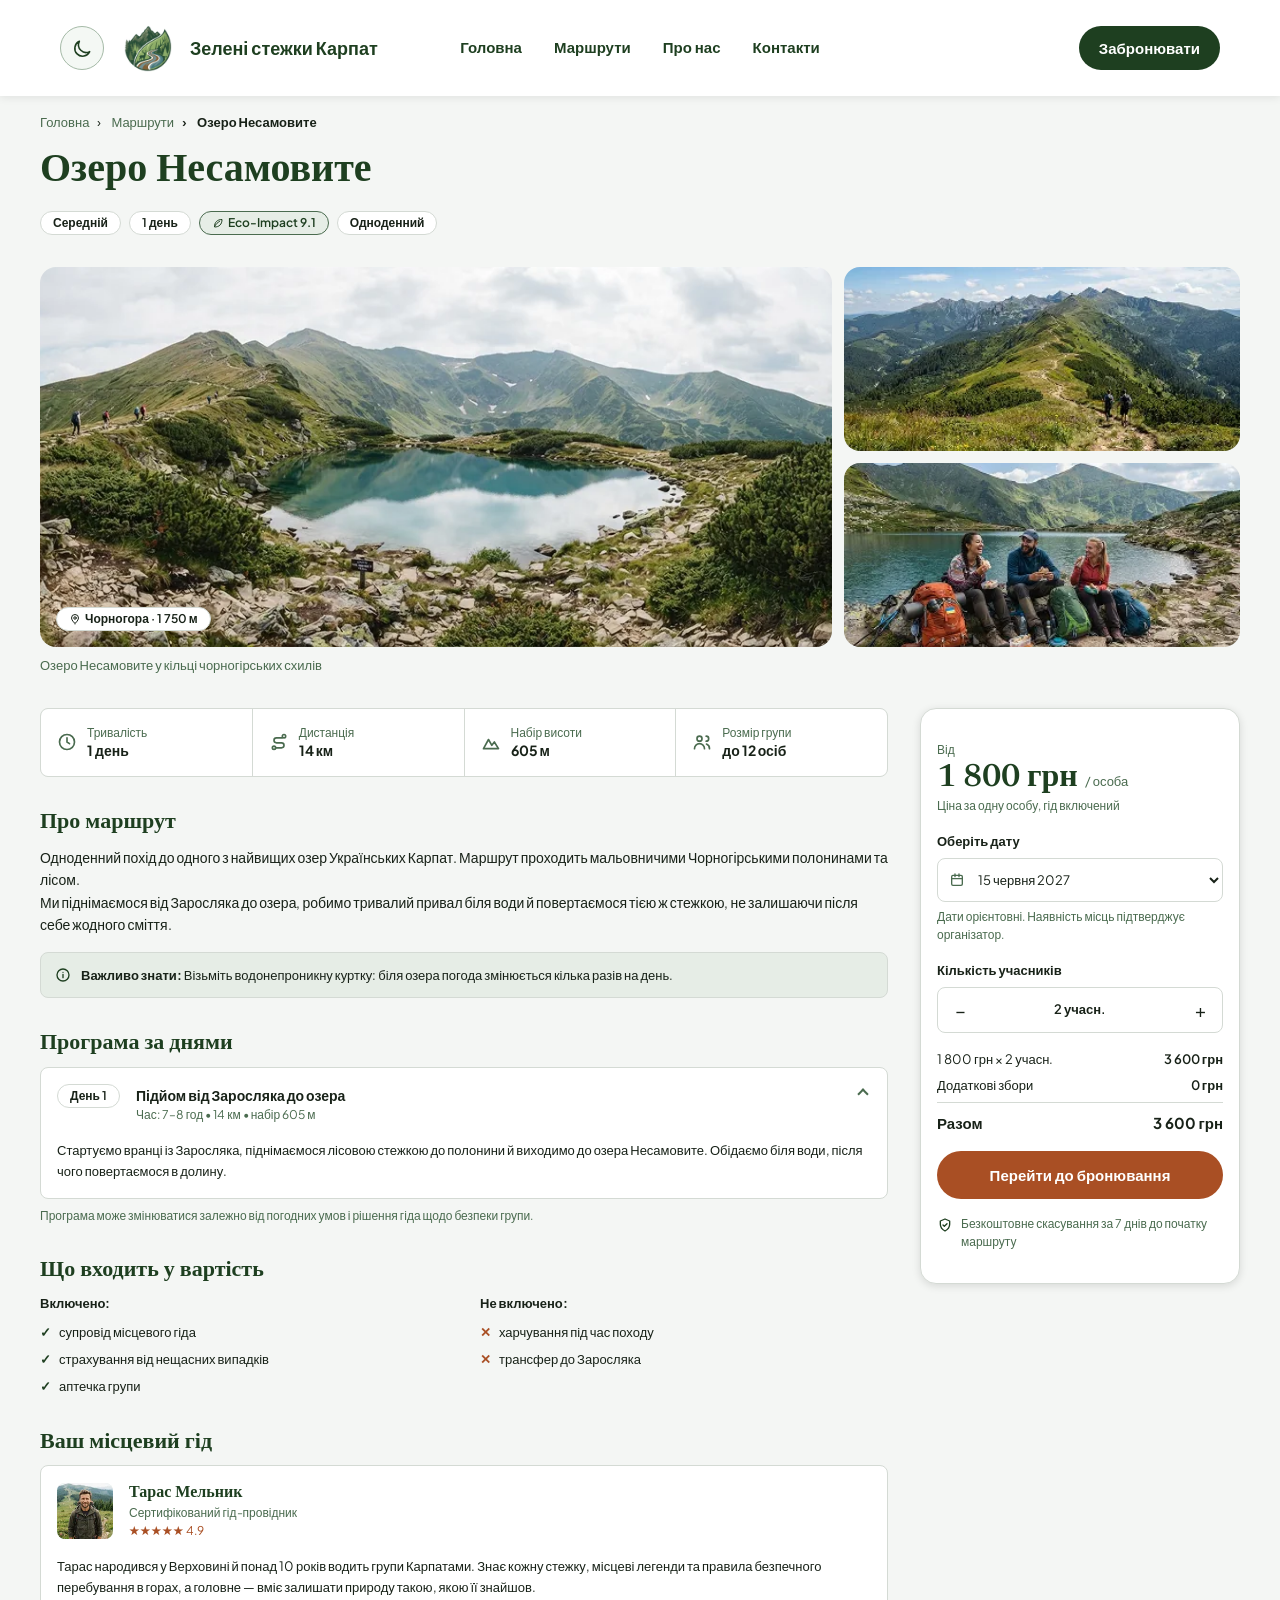
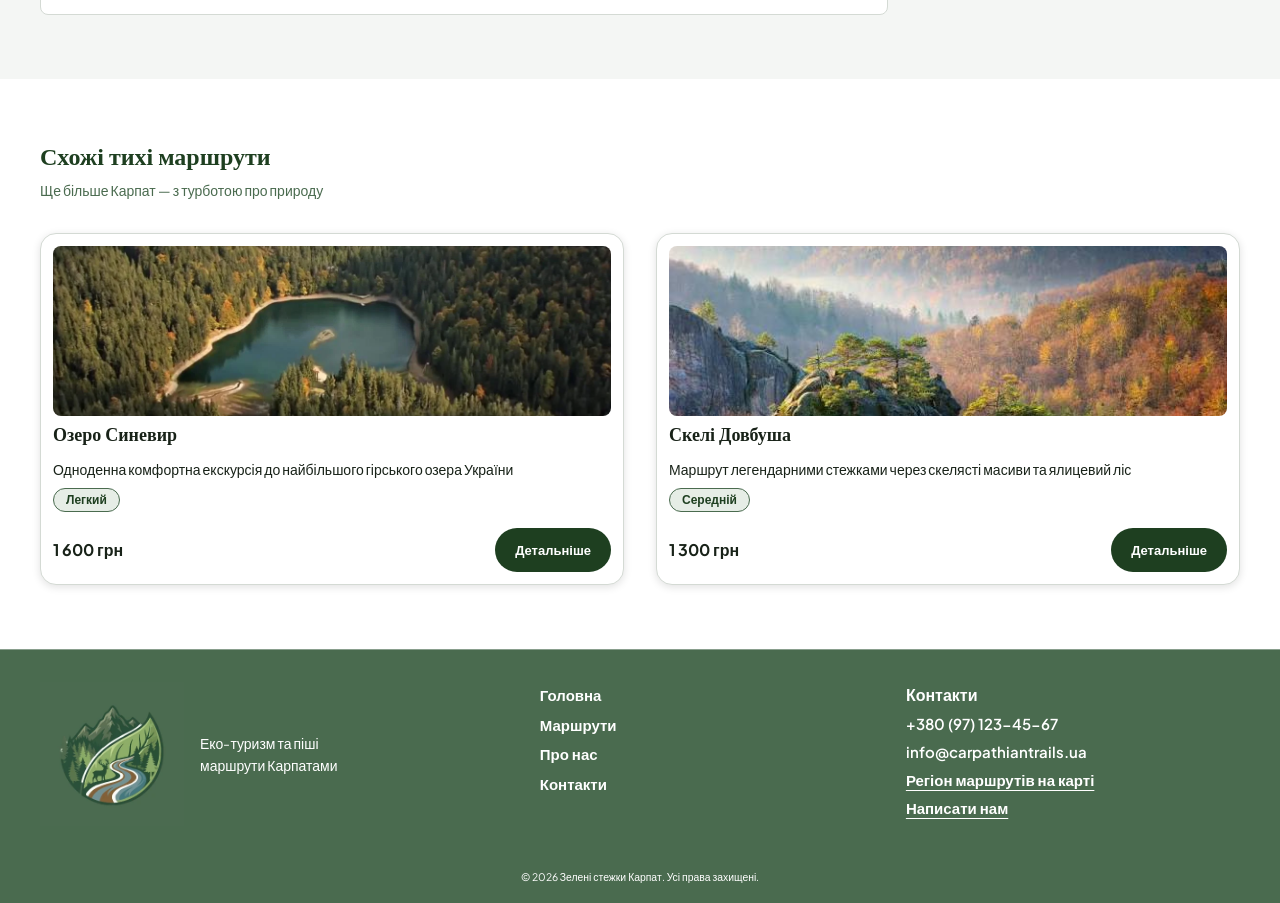
<file: route_nesamovute.html>
<!DOCTYPE html>
<html class="scroll-smooth" lang="uk">
    <head>
        <meta charset="utf-8"/>
        <meta content="width=device-width, initial-scale=1.0" name="viewport"/>
        <title>
            Озеро Несамовите — Зелені стежки Карпат
        </title>
        <meta content="Озеро Несамовите: програма за днями, що входить у вартість, місцевий гід та бронювання." name="description"/>
        <link href="assets/images/favicon.png" rel="icon" type="image/png"/>
        <link href="https://fonts.googleapis.com" rel="preconnect"/>
        <link crossorigin="" href="https://fonts.gstatic.com" rel="preconnect"/>
        <link href="https://fonts.googleapis.com/css2?family=Newsreader:wght@600&amp;family=Plus+Jakarta+Sans:wght@400;600;700&amp;display=swap" rel="stylesheet"/>
        <script>!function(){let t;try{t=localStorage.getItem('zsk-theme')}catch(e){}if(t!=='dark'&&t!=='light'){t=window.matchMedia&&window.matchMedia('(prefers-color-scheme: dark)').matches?'dark':'light'}document.documentElement.dataset.theme=t}();</script>
        <link href="css/tailwind-built.css" rel="stylesheet"/>
        <link href="css/style.css" rel="stylesheet"/>
        <link href="css/theme.css" rel="stylesheet"/>
        <script defer="" src="js/routes-data.js">
        </script>
        <script defer="" src="js/site.js">
        </script>
        <meta content="#1E3F20" name="theme-color"/>
        <script defer src="js/theme.js"></script>
        <link rel="stylesheet" href="css/release.css"/>
    <script defer src="js/phone.js"></script>
<link rel="canonical" href="https://zelenistezhkykarpat.vercel.app/route_nesamovute.html"/>
<meta property="og:type" content="website"/>
<meta property="og:title" content="Озеро Несамовите — Зелені стежки Карпат"/>
<meta property="og:description" content="Озеро Несамовите: програма за днями, що входить у вартість, місцевий гід та бронювання."/>
<meta property="og:url" content="https://zelenistezhkykarpat.vercel.app/route_nesamovute.html"/>
<meta property="og:image" content="https://zelenistezhkykarpat.vercel.app/assets/images/hero-bg-desktop-1680.webp"/>
</head>
    <body class="bg-background font-main text-base text-neutral-dark antialiased">
        <a class="absolute -top-12 left-0 z-[200] bg-accent-hover px-4 py-2 text-white transition-[top] focus:top-0" href="#main-content" title="Перейти до основного вмісту">
            Перейти до основного вмісту
        </a>
        <!-- BEGIN HEADER -->
        <header class="sticky top-0 z-50 bg-white shadow-header">
            <div class="relative mx-auto flex h-20 max-w-container items-center justify-between gap-4 px-5 md:h-24 md:grid md:grid-cols-header">
                <div class="header-brand-group">
                    <button type="button" class="theme-switch" data-theme-toggle aria-label="Увімкнути темно-зелену тему" aria-pressed="false" title="Увімкнути темно-зелену тему">
                        <svg class="theme-switch-icon theme-icon-moon" aria-hidden="true" viewBox="0 0 24 24" fill="none" stroke="currentColor" stroke-width="1.8" stroke-linecap="round" stroke-linejoin="round"><path d="M20.2 15.6A8.8 8.8 0 0 1 8.4 3.8a8.9 8.9 0 1 0 11.8 11.8Z"/></svg>
                        <svg class="theme-switch-icon theme-icon-sun" aria-hidden="true" viewBox="0 0 24 24" fill="none" stroke="currentColor" stroke-width="1.8" stroke-linecap="round" stroke-linejoin="round"><circle cx="12" cy="12" r="4"/><path d="M12 2v2m0 16v2M4.93 4.93l1.41 1.41m11.32 11.32 1.41 1.41M2 12h2m16 0h2M4.93 19.07l1.41-1.41M17.66 6.34l1.41-1.41"/></svg>
                    </button>
                    <a class="flex items-center gap-2.5 text-base font-semibold text-primary transition-opacity hover:opacity-80 md:justify-self-start md:text-lg" href="index.html#hero" title="Зелені стежки Карпат">
                    <img alt="" class="h-12 w-auto shrink-0 md:h-16" data-theme-light-src="assets/images/logo_w-display.webp" data-theme-dark-src="assets/images/Logo_header_dark-display.webp" src="assets/images/logo_w-display.webp" width="64" height="64"/>
                    <span class="leading-tight">
                        Зелені стежки Карпат
                    </span>
                </a>
                </div>
                <!-- Бургер без JS: прихований чекбокс (peer) + два <label> -->
                <input class="peer sr-only" id="nav-toggle" type="checkbox"/>
                <label class="grid size-11 cursor-pointer place-items-center rounded-lg bg-background text-primary peer-focus-visible:outline peer-focus-visible:outline-2 peer-focus-visible:outline-offset-2 peer-focus-visible:outline-accent peer-checked:hidden md:hidden" for="nav-toggle">
                    <span class="sr-only">
                        Відкрити меню
                    </span>
                    <svg aria-hidden="true" class="" fill="none" focusable="false" height="20" stroke="currentColor" stroke-linecap="round" stroke-linejoin="round" stroke-width="2" viewBox="0 0 24 24" width="20">
                        <path d="M4 7h16M4 12h16M4 17h16">
                        </path>
                    </svg>
                </label>
                <label class="hidden size-11 cursor-pointer place-items-center rounded-lg bg-background text-primary peer-focus-visible:outline peer-focus-visible:outline-2 peer-focus-visible:outline-offset-2 peer-focus-visible:outline-accent peer-checked:grid md:peer-checked:hidden" for="nav-toggle">
                    <span class="sr-only">
                        Закрити меню
                    </span>
                    <svg aria-hidden="true" class="" fill="none" focusable="false" height="20" stroke="currentColor" stroke-linecap="round" stroke-linejoin="round" stroke-width="2" viewBox="0 0 24 24" width="20">
                        <path d="M6 6l12 12M18 6 6 18">
                        </path>
                    </svg>
                </label>
                <nav aria-label="Головна навігація" class="absolute inset-x-0 top-full hidden max-h-[calc(100vh-5rem)] overflow-y-auto bg-white px-5 pb-8 pt-4 shadow-header peer-checked:block md:static md:block md:max-h-none md:overflow-visible md:bg-transparent md:p-0 md:shadow-none" id="main-menu">
                    <p class="mb-2 text-2xs uppercase tracking-widest text-secondary md:hidden">
                        Меню
                    </p>
                    <ul class="flex flex-col gap-1 md:flex-row md:gap-5 lg:gap-8">
                        <li>
                            <a class="block border-l-4 border-transparent px-3.5 py-3 text-lg font-semibold text-primary transition-colors hover:border-accent hover:bg-background aria-[current=page]:border-accent aria-[current=page]:bg-background md:border-b-2 md:border-l-0 md:bg-transparent md:px-0 md:py-2 md:text-label md:hover:bg-transparent md:hover:text-accent md:aria-[current=page]:bg-transparent md:aria-[current=page]:text-accent" href="index.html#hero" title="Головна">
                                Головна
                            </a>
                        </li>
                        <li>
                            <a class="block border-l-4 border-transparent px-3.5 py-3 text-lg font-semibold text-primary transition-colors hover:border-accent hover:bg-background aria-[current=page]:border-accent aria-[current=page]:bg-background md:border-b-2 md:border-l-0 md:bg-transparent md:px-0 md:py-2 md:text-label md:hover:bg-transparent md:hover:text-accent md:aria-[current=page]:bg-transparent md:aria-[current=page]:text-accent" href="routes.html" title="Маршрути">
                                Маршрути
                            </a>
                        </li>
                        <li>
                            <a class="block border-l-4 border-transparent px-3.5 py-3 text-lg font-semibold text-primary transition-colors hover:border-accent hover:bg-background aria-[current=page]:border-accent aria-[current=page]:bg-background md:border-b-2 md:border-l-0 md:bg-transparent md:px-0 md:py-2 md:text-label md:hover:bg-transparent md:hover:text-accent md:aria-[current=page]:bg-transparent md:aria-[current=page]:text-accent" href="about.html" title="Про нас">
                                Про нас
                            </a>
                        </li>
                        <li>
                            <a class="block border-l-4 border-transparent px-3.5 py-3 text-lg font-semibold text-primary transition-colors hover:border-accent hover:bg-background aria-[current=page]:border-accent aria-[current=page]:bg-background md:border-b-2 md:border-l-0 md:bg-transparent md:px-0 md:py-2 md:text-label md:hover:bg-transparent md:hover:text-accent md:aria-[current=page]:bg-transparent md:aria-[current=page]:text-accent" href="#contacts" title="Контакти">
                                Контакти
                            </a>
                        </li>
                    </ul>
                    <div class="mt-4 flex flex-col gap-4 md:hidden">
                        <a class="inline-flex min-h-11 items-center justify-center rounded-full text-center font-semibold transition duration-200 hover:-translate-y-0.5 motion-reduce:transition-none motion-reduce:hover:translate-y-0 px-7 py-3 text-label bg-primary text-white hover:bg-primary-hover w-full" href="booking.html" title="Забронювати">
                            Забронювати
                        </a>
                        <div class="flex flex-col gap-3 border-t border-line pt-4 text-sm">
                            <p>
                                Еко-туризм та піші маршрути Карпатами
                            </p>
                            <a class="transition-colors hover:text-accent-hover" href="tel:+380971234567" title="+380 (97) 123-45-67">
                                +380 (97) 123-45-67
                            </a>
                            <a class="transition-colors hover:text-accent-hover" href="mailto:info@carpathiantrails.ua" title="info@carpathiantrails.ua">
                                info@carpathiantrails.ua
                            </a>
                        </div>
                    </div>
                </nav>
                <a class="header-mobile-booking" href="booking.html" title="Перейти до бронювання">Забронювати</a>
                <a class="inline-flex min-h-11 items-center justify-center rounded-full text-center font-semibold transition duration-200 hover:-translate-y-0.5 motion-reduce:transition-none motion-reduce:hover:translate-y-0 px-7 py-3 text-label bg-primary text-white hover:bg-primary-hover hidden md:inline-flex md:justify-self-end md:px-5 md:py-2" href="booking.html" title="Забронювати">
                    Забронювати
                </a>
            </div>
        </header>
        <!-- END HEADER -->
        <!-- BEGIN MAIN -->
        <main id="main-content">
            <!-- BEGIN SECTION: Озеро Несамовите -->
            <section aria-labelledby="page-title" class="px-5 pb-8 pt-4">
                <div class="mx-auto max-w-container">
                    <nav aria-label="Хлібні крихти" class="mb-4 text-xs">
                        <ol class="flex flex-wrap gap-2">
                            <li class="">
                                <a class="text-secondary transition-colors hover:text-accent-hover hover:underline" href="index.html#hero" title="Головна">
                                    Головна
                                </a>
                            </li>
                            <li class="before:mr-2 before:content-['›']">
                                <a class="text-secondary transition-colors hover:text-accent-hover hover:underline" href="routes.html" title="Маршрути">
                                    Маршрути
                                </a>
                            </li>
                            <li aria-current="page" class="font-semibold before:mr-2 before:content-['›']">
                                Озеро Несамовите
                            </li>
                        </ol>
                    </nav>
                    <h1 class="font-heading text-page font-semibold text-primary" id="page-title">
                        Озеро Несамовите
                    </h1>
                    <ul aria-label="Характеристики маршруту" class="mt-4 flex flex-wrap gap-2">
                        <li class="inline-flex items-center gap-1 self-start rounded-full border px-3 py-0.5 text-2xs font-semibold border-line bg-white text-neutral-dark">
                            Середній
                        </li>
                        <li class="inline-flex items-center gap-1 self-start rounded-full border px-3 py-0.5 text-2xs font-semibold border-line bg-white text-neutral-dark">
                            1 день
                        </li>
                        <li class="inline-flex items-center gap-1 self-start rounded-full border px-3 py-0.5 text-2xs font-semibold border-secondary bg-tint text-primary">
                            <svg aria-hidden="true" class="" fill="none" focusable="false" height="12" stroke="currentColor" stroke-linecap="round" stroke-linejoin="round" stroke-width="2" viewBox="0 0 24 24" width="12">
                                <path d="M5 19c0-8 5-14 15-14 0 10-6 15-14 15">
                                </path>
                                <path d="M5 19c3-5 6-8 10-10">
                                </path>
                            </svg>
                            Eco-Impact 9.1
                        </li>
                        <li class="inline-flex items-center gap-1 self-start rounded-full border px-3 py-0.5 text-2xs font-semibold border-line bg-white text-neutral-dark">
                            Одноденний
                        </li>
                    </ul>
                </div>
            </section>
            <!-- END SECTION: Озеро Несамовите -->
            <!-- BEGIN SECTION: Про маршрут -->
            <section aria-label="Деталі маршруту" class="px-5 pb-10 md:pb-16">
                <div class="mx-auto max-w-container">
                    <figure>
                        <div class="grid gap-3 md:h-[380px] md:grid-cols-gallery">
                            <div class="relative min-h-0">
                                <img loading="lazy" decoding="async" width="924" height="400" alt="Озеро Несамовите серед гір" class="aspect-[16/10] size-full rounded-2xl object-cover md:aspect-auto" src="assets/images/nesamovute.png" srcset="assets/images/nesamovute.webp 1x"/>
                                <p class="inline-flex items-center gap-1 self-start rounded-full border px-3 py-0.5 text-2xs font-semibold border-line bg-white text-neutral-dark absolute bottom-4 left-4">
                                    <svg aria-hidden="true" class="" fill="none" focusable="false" height="12" stroke="currentColor" stroke-linecap="round" stroke-linejoin="round" stroke-width="2" viewBox="0 0 24 24" width="12">
                                        <path d="M12 21s7-6 7-11a7 7 0 0 0-14 0c0 5 7 11 7 11z">
                                        </path>
                                        <circle cx="12" cy="10" r="2.5">
                                        </circle>
                                    </svg>
                                    Чорногора · 1 750 м
                                </p>
                            </div>
                            <div class="grid min-h-0 grid-cols-2 gap-3 md:grid-cols-1 md:grid-rows-2">
                                <img width="344" height="194" alt="Берег озера Несамовите" class="aspect-[4/3] size-full rounded-2xl object-cover md:aspect-auto" decoding="async" loading="lazy" src="assets/images/nesamovute-panoram.png" srcset="assets/images/nesamovute-panoram.webp 1x"/>
                                <img width="344" height="194" alt="Група туристів біля озера Несамовите" class="aspect-[4/3] size-full rounded-2xl object-cover md:aspect-auto" decoding="async" loading="lazy" src="assets/images/nesamovute-camp.png" srcset="assets/images/nesamovute-camp.webp 1x"/>
                            </div>
                        </div>
                        <figcaption class="mb-8 mt-2 text-xs text-secondary">
                            Озеро Несамовите у кільці чорногірських схилів
                        </figcaption>
                    </figure>
                    <div class="grid gap-8 lg:grid-cols-detail lg:items-start">
                        <div class="flex min-w-0 flex-col gap-8">
                            <ul aria-label="Основні показники" class="grid gap-px overflow-hidden rounded-lg border border-line bg-line sm:grid-cols-2 lg:grid-cols-4">
                                <li class="flex items-center gap-2.5 bg-white p-4">
                                    <svg aria-hidden="true" class="shrink-0 text-secondary" fill="none" focusable="false" height="20" stroke="currentColor" stroke-linecap="round" stroke-linejoin="round" stroke-width="2" viewBox="0 0 24 24" width="20">
                                        <circle cx="12" cy="12" r="9">
                                        </circle>
                                        <path d="M12 7v5l3 2">
                                        </path>
                                    </svg>
                                    <div>
                                        <p class="text-2xs leading-snug text-secondary">
                                            Тривалість
                                        </p>
                                        <p class="text-sm font-bold leading-snug">
                                            1 день
                                        </p>
                                    </div>
                                </li>
                                <li class="flex items-center gap-2.5 bg-white p-4">
                                    <svg aria-hidden="true" class="shrink-0 text-secondary" fill="none" focusable="false" height="20" stroke="currentColor" stroke-linecap="round" stroke-linejoin="round" stroke-width="2" viewBox="0 0 24 24" width="20">
                                        <circle cx="6" cy="19" r="2">
                                        </circle>
                                        <circle cx="18" cy="5" r="2">
                                        </circle>
                                        <path d="M8 19h7a3 3 0 0 0 0-6H9a3 3 0 0 1 0-6h7">
                                        </path>
                                    </svg>
                                    <div>
                                        <p class="text-2xs leading-snug text-secondary">
                                            Дистанція
                                        </p>
                                        <p class="text-sm font-bold leading-snug">
                                            14 км
                                        </p>
                                    </div>
                                </li>
                                <li class="flex items-center gap-2.5 bg-white p-4">
                                    <svg aria-hidden="true" class="shrink-0 text-secondary" fill="none" focusable="false" height="20" stroke="currentColor" stroke-linecap="round" stroke-linejoin="round" stroke-width="2" viewBox="0 0 24 24" width="20">
                                        <path d="m3 20 6-11 4 7 3-4 5 8z">
                                        </path>
                                    </svg>
                                    <div>
                                        <p class="text-2xs leading-snug text-secondary">
                                            Набір висоти
                                        </p>
                                        <p class="text-sm font-bold leading-snug">
                                            605 м
                                        </p>
                                    </div>
                                </li>
                                <li class="flex items-center gap-2.5 bg-white p-4">
                                    <svg aria-hidden="true" class="shrink-0 text-secondary" fill="none" focusable="false" height="20" stroke="currentColor" stroke-linecap="round" stroke-linejoin="round" stroke-width="2" viewBox="0 0 24 24" width="20">
                                        <circle cx="9" cy="8" r="3">
                                        </circle>
                                        <path d="M3 20c0-3.3 2.7-6 6-6s6 2.7 6 6">
                                        </path>
                                        <path d="M17 5a3 3 0 0 1 0 6M21 20c0-2.5-1.5-4.6-3.6-5.5">
                                        </path>
                                    </svg>
                                    <div>
                                        <p class="text-2xs leading-snug text-secondary">
                                            Розмір групи
                                        </p>
                                        <p class="text-sm font-bold leading-snug">
                                            до 12 осіб
                                        </p>
                                    </div>
                                </li>
                            </ul>
                            <!-- BEGIN SECTION: Про маршрут -->
                            <section aria-labelledby="about-title">
                                <h2 class="mb-2 font-heading text-title font-semibold text-primary" id="about-title">
                                    Про маршрут
                                </h2>
                                <p class="text-sm">
                                    Одноденний похід до одного з найвищих озер Українських Карпат. Маршрут проходить мальовничими Чорногірськими полонинами та лісом.
                                </p>
                                <p class="text-sm">
                                    Ми піднімаємося від Заросляка до озера, робимо тривалий привал біля води й повертаємося тією ж стежкою, не залишаючи після себе жодного сміття.
                                </p>
                                <p class="mt-4 flex items-start gap-2.5 rounded-lg border border-line bg-tint px-3.5 py-3 text-xs">
                                    <svg aria-hidden="true" class="mt-0.5 shrink-0 text-primary" fill="none" focusable="false" height="16" stroke="currentColor" stroke-linecap="round" stroke-linejoin="round" stroke-width="2" viewBox="0 0 24 24" width="16">
                                        <circle cx="12" cy="12" r="9">
                                        </circle>
                                        <path d="M12 11v5M12 8h.01">
                                        </path>
                                    </svg>
                                    <span>
                                        <strong>
                                            Важливо знати:
                                        </strong>
                                        Візьміть водонепроникну куртку: біля озера погода змінюється кілька разів на день.
                                    </span>
                                </p>
                            </section>
                            <!-- END SECTION: Про маршрут -->
                            <!-- BEGIN SECTION: Програма за днями -->
                            <section aria-labelledby="program-title">
                                <h2 class="mb-2 font-heading text-title font-semibold text-primary" id="program-title">
                                    Програма за днями
                                </h2>
                                <div class="rounded-lg border border-line bg-white">
                                    <details class="program-day border-t border-line first:border-t-0" open="">
                                        <summary class="program-summary flex cursor-pointer items-start gap-4 p-4">
                                            <span class="inline-flex items-center gap-1 self-start rounded-full border px-3 py-0.5 text-2xs font-semibold border-line bg-white text-neutral-dark">
                                                День 1
                                            </span>
                                            <span class="flex flex-col">
                                                <span class="text-sm font-bold">
                                                    Підйом від Заросляка до озера
                                                </span>
                                                <span class="text-2xs text-secondary">
                                                    Час: 7–8 год • 14 км • набір 605 м
                                                </span>
                                            </span>
                                        </summary>
                                        <p class="px-4 pb-4 text-xs">
                                            Стартуємо вранці із Заросляка, піднімаємося лісовою стежкою до полонини й виходимо до озера Несамовите. Обідаємо біля води, після чого повертаємося в долину.
                                        </p>
                                    </details>
                                </div>
                                <p class="mt-2 text-2xs text-secondary">
                                    Програма може змінюватися залежно від погодних умов і рішення гіда щодо безпеки групи.
                                </p>
                            </section>
                            <!-- END SECTION: Програма за днями -->
                            <!-- BEGIN SECTION: Що входить у вартість -->
                            <section aria-labelledby="included-title">
                                <h2 class="mb-2 font-heading text-title font-semibold text-primary" id="included-title">
                                    Що входить у вартість
                                </h2>
                                <div class="grid gap-4 md:grid-cols-2 md:gap-8">
                                    <div>
                                        <h3 class="mb-2 text-xs font-bold">
                                            Включено:
                                        </h3>
                                        <ul class="flex flex-col gap-1.5 text-xs">
                                            <li class="flex gap-2 before:font-bold before:text-primary before:content-['✓']">
                                                супровід місцевого гіда
                                            </li>
                                            <li class="flex gap-2 before:font-bold before:text-primary before:content-['✓']">
                                                страхування від нещасних випадків
                                            </li>
                                            <li class="flex gap-2 before:font-bold before:text-primary before:content-['✓']">
                                                аптечка групи
                                            </li>
                                        </ul>
                                    </div>
                                    <div>
                                        <h3 class="mb-2 text-xs font-bold">
                                            Не включено:
                                        </h3>
                                        <ul class="flex flex-col gap-1.5 text-xs">
                                            <li class="flex gap-2 before:font-bold before:text-accent-hover before:content-['✕']">
                                                харчування під час походу
                                            </li>
                                            <li class="flex gap-2 before:font-bold before:text-accent-hover before:content-['✕']">
                                                трансфер до Заросляка
                                            </li>
                                        </ul>
                                    </div>
                                </div>
                            </section>
                            <!-- END SECTION: Що входить у вартість -->
                            <!-- BEGIN SECTION: Ваш місцевий гід -->
                            <section aria-labelledby="guide-title">
                                <h2 class="mb-2 font-heading text-title font-semibold text-primary" id="guide-title">
                                    Ваш місцевий гід
                                </h2>
                                <div class="flex flex-col gap-4 rounded-lg border border-line bg-white p-4">
                                    <div class="flex items-center gap-4">
                                        <span class="relative grid size-14 shrink-0 place-items-center overflow-hidden rounded-lg bg-tint font-bold text-primary">
                                            <span aria-hidden="true">
                                                ТМ
                                            </span>
                                            <img loading="lazy" decoding="async" width="112" height="128" alt="" class="absolute inset-0 size-full object-cover" src="assets/images/guide-taras.png" srcset="assets/images/guide-taras.webp 1x"/>
                                        </span>
                                        <div>
                                            <p class="font-heading font-semibold leading-snug text-primary">
                                                Тарас Мельник
                                            </p>
                                            <p class="text-2xs text-secondary">
                                                Сертифікований гід-провідник
                                            </p>
                                            <p class="text-2xs text-accent-hover">
                                                <span aria-hidden="true">
                                                    ★★★★★
                                                </span>
                                                <span class="sr-only">
                                                    Оцінка
                                                </span>
                                                4.9
                                            </p>
                                        </div>
                                    </div>
                                    <p class="text-xs">
                                        Тарас народився у Верховині й понад 10 років водить групи Карпатами. Знає кожну стежку, місцеві легенди та правила безпечного перебування в горах, а головне — вміє залишати природу такою, якою її знайшов.
                                    </p>
                                </div>
                            </section>
                            <!-- END SECTION: Ваш місцевий гід -->
                        </div>
                        <aside aria-label="Бронювання маршруту" class="flex flex-col gap-4 rounded-2xl border border-line bg-white px-4 py-8 shadow-soft lg:sticky lg:top-20" data-price="1800" data-route="nesamovute">
                            <div>
                                <p class="text-2xs text-secondary">
                                    Від
                                </p>
                                <p class="font-heading text-h2 font-semibold text-primary">
                                    1 800 грн
                                    <span class="font-main text-xs font-normal text-secondary">
                                        / особа
                                    </span>
                                </p>
                                <p class="text-2xs text-secondary">
                                    Ціна за одну особу, гід включений
                                </p>
                            </div>
                            <div class="flex flex-col gap-1.5">
                                <label class="text-xs font-bold" for="date-nesamovute">
                                    Оберіть дату
                                </label>
                                <div class="relative text-secondary">
                                    <svg aria-hidden="true" class="pointer-events-none absolute left-3 top-1/2 -translate-y-1/2" fill="none" focusable="false" height="16" stroke="currentColor" stroke-linecap="round" stroke-linejoin="round" stroke-width="2" viewBox="0 0 24 24" width="16">
                                        <rect height="15" rx="2" width="16" x="4" y="5">
                                        </rect>
                                        <path d="M4 10h16M9 3v4M15 3v4">
                                        </path>
                                    </svg>
                                    <select class="min-h-11 w-full rounded-lg border border-line bg-white py-2.5 pl-9 pr-3 text-xs text-neutral-dark" id="date-nesamovute">
                                        <option value="2027-06-15">
                                            15 червня 2027
                                        </option>
                                        <option value="2027-06-29">
                                            29 червня 2027
                                        </option>
                                        <option value="2027-07-13">
                                            13 липня 2027
                                        </option>
                                    </select>
                                </div>
                                <p class="text-2xs text-secondary">
                                    Дати орієнтовні. Наявність місць підтверджує організатор.
                                </p>
                            </div>
                            <div class="flex flex-col gap-1.5">
                                <p class="text-xs font-bold" id="guests-nesamovute">
                                    Кількість учасників
                                </p>
                                <div aria-labelledby="guests-nesamovute" class="flex items-center overflow-hidden rounded-lg border border-line" data-guest-stepper="" role="group">
                                    <button aria-label="Зменшити кількість учасників" class="size-11 text-lg transition-colors hover:bg-tint" type="button">
                                        −
                                    </button>
                                    <output aria-live="polite" class="flex-1 text-center text-xs font-semibold">
                                        2 особи
                                    </output>
                                    <button aria-label="Збільшити кількість учасників" class="size-11 text-lg transition-colors hover:bg-tint" type="button">
                                        +
                                    </button>
                                </div>
                            </div>
                            <dl class="flex flex-col gap-1.5 text-xs">
                                <div class="flex justify-between gap-2">
                                    <dt id="route-subtotal-label">
                                        1 800 грн × 2 особи
                                    </dt>
                                    <dd class="font-semibold" id="route-subtotal">
                                        3 600 грн
                                    </dd>
                                </div>
                                <div class="flex justify-between gap-2">
                                    <dt>
                                        Додаткові збори
                                    </dt>
                                    <dd class="font-semibold">
                                        0 грн
                                    </dd>
                                </div>
                                <div class="flex justify-between gap-2 border-t border-line pt-2 text-label font-bold">
                                    <dt>
                                        Разом
                                    </dt>
                                    <dd id="route-grand-total">
                                        3 600 грн
                                    </dd>
                                </div>
                            </dl>
                            <a class="inline-flex min-h-11 items-center justify-center rounded-full text-center font-semibold transition duration-200 hover:-translate-y-0.5 motion-reduce:transition-none motion-reduce:hover:translate-y-0 px-7 py-3 text-label bg-accent-hover text-white hover:bg-primary w-full" href="booking.html?route=nesamovute" title="Перейти до бронювання">
                                Перейти до бронювання
                            </a>
                            <p class="flex items-start gap-2 text-2xs text-secondary">
                                <svg aria-hidden="true" class="mt-0.5 shrink-0 text-primary" fill="none" focusable="false" height="16" stroke="currentColor" stroke-linecap="round" stroke-linejoin="round" stroke-width="2" viewBox="0 0 24 24" width="16">
                                    <path d="M12 3 5 6v5c0 5 3 8 7 10 4-2 7-5 7-10V6z">
                                    </path>
                                    <path d="m9 12 2 2 4-4">
                                    </path>
                                </svg>
                                <span>
                                    Безкоштовне скасування за 7 днів до початку маршруту
                                </span>
                            </p>
                        </aside>
                    </div>
                </div>
            </section>
            <!-- END SECTION: Про маршрут -->
            <!-- BEGIN SECTION: Схожі тихі маршрути -->
            <section aria-labelledby="similar-title" class="bg-white px-5 py-10 md:py-16">
                <div class="mx-auto max-w-container">
                    <h2 class="font-heading text-2xl font-semibold text-primary" id="similar-title">
                        Схожі тихі маршрути
                    </h2>
                    <p class="mb-8 mt-1 text-sm text-secondary">
                        Ще більше Карпат — з турботою про природу
                    </p>
                    <div class="grid gap-8 md:grid-cols-2">
                        <article class="flex flex-col gap-2 rounded-2xl border border-line bg-white p-3 shadow-soft transition duration-200 hover:-translate-y-1 hover:shadow-card-hover motion-reduce:transition-none motion-reduce:hover:translate-y-0">
                            <img width="1163" height="610" alt="Озеро Синевир серед лісу" class="h-card-img w-full rounded-lg object-cover" decoding="async" loading="lazy" src="assets/images/synevyr.jpg" srcset="assets/images/synevyr.webp 1x"/>
                            <div class="flex grow flex-col gap-2">
                                <h3 class="font-heading text-lg font-semibold text-neutral-dark">
                                    Озеро Синевир
                                </h3>
                                <p class="text-sm leading-normal">
                                    Одноденна комфортна екскурсія до найбільшого гірського озера України
                                </p>
                                <p class="inline-flex items-center gap-1 self-start rounded-full border px-3 py-0.5 text-2xs font-semibold border-secondary bg-tint text-primary">
                                    Легкий
                                </p>
                                <div class="mt-auto flex items-center justify-between gap-2 pt-2">
                                    <p class="font-bold">
                                        1 600 грн
                                    </p>
                                    <a class="inline-flex min-h-11 items-center justify-center rounded-full text-center font-semibold transition duration-200 hover:-translate-y-0.5 motion-reduce:transition-none motion-reduce:hover:translate-y-0 px-5 py-2 text-xs bg-primary text-white hover:bg-primary-hover" href="route_synevyr.html" title="Детальніше про екскурсію на Озеро Синевир">
                                        Детальніше
                                        <span class="sr-only">
                                            про екскурсію на Озеро Синевир
                                        </span>
                                    </a>
                                </div>
                            </div>
                        </article>
                        <article class="flex flex-col gap-2 rounded-2xl border border-line bg-white p-3 shadow-soft transition duration-200 hover:-translate-y-1 hover:shadow-card-hover motion-reduce:transition-none motion-reduce:hover:translate-y-0">
                            <img alt="Скелі Довбуша серед осіннього лісу" class="h-card-img w-full rounded-lg object-cover" decoding="async" loading="lazy" src="assets/images/dovbush-rocks.jpg"/>
                            <div class="flex grow flex-col gap-2">
                                <h3 class="font-heading text-lg font-semibold text-neutral-dark">
                                    Скелі Довбуша
                                </h3>
                                <p class="text-sm leading-normal">
                                    Маршрут легендарними стежками через скелясті масиви та ялицевий ліс
                                </p>
                                <p class="inline-flex items-center gap-1 self-start rounded-full border px-3 py-0.5 text-2xs font-semibold border-secondary bg-tint text-primary">
                                    Середній
                                </p>
                                <div class="mt-auto flex items-center justify-between gap-2 pt-2">
                                    <p class="font-bold">
                                        1 300 грн
                                    </p>
                                    <a class="inline-flex min-h-11 items-center justify-center rounded-full text-center font-semibold transition duration-200 hover:-translate-y-0.5 motion-reduce:transition-none motion-reduce:hover:translate-y-0 px-5 py-2 text-xs bg-primary text-white hover:bg-primary-hover" href="route_dovbush_rocks.html" title="Детальніше про маршрут Скелі Довбуша">
                                        Детальніше
                                        <span class="sr-only">
                                            про маршрут Скелі Довбуша
                                        </span>
                                    </a>
                                </div>
                            </div>
                        </article>
                    </div>
                </div>
            </section>
            <!-- END SECTION: Схожі тихі маршрути -->
        </main>
        <!-- END MAIN -->
        <!-- BEGIN FOOTER -->
        <footer class="on-dark scroll-mt-20 border-t border-white/35 bg-secondary px-5 pb-4 pt-8 text-white" id="contacts">
            <div class="mx-auto max-w-container">
                <div class="mb-8 grid grid-cols-1 items-start gap-8 md:grid-cols-2 lg:grid-cols-footer">
                    <a class="flex items-center gap-4 md:col-span-2 lg:col-span-1" href="index.html#hero" title="Еко-туризм та піші маршрути Карпатами">
                        <img alt="Зелені стежки Карпат" class="h-28 w-auto shrink-0 md:h-36" data-theme-light-src="assets/images/logo_g-display.webp" data-theme-dark-src="assets/images/Logo_footer_dark-display.webp" src="assets/images/logo_g-display.webp" width="64" height="64"/>
                        <span class="max-w-40 text-sm">
                            Еко-туризм та піші маршрути Карпатами
                        </span>
                    </a>
                    <nav aria-label="Навігація підвалу">
                        <ul class="flex flex-col gap-1">
                            <li>
                                <a class="text-label font-semibold transition-opacity hover:underline hover:opacity-75" href="index.html#hero" title="Головна">
                                    Головна
                                </a>
                            </li>
                            <li>
                                <a class="text-label font-semibold transition-opacity hover:underline hover:opacity-75" href="routes.html" title="Маршрути">
                                    Маршрути
                                </a>
                            </li>
                            <li>
                                <a class="text-label font-semibold transition-opacity hover:underline hover:opacity-75" href="about.html" title="Про нас">
                                    Про нас
                                </a>
                            </li>
                            <li>
                                <a class="text-label font-semibold transition-opacity hover:underline hover:opacity-75" href="#contacts" title="Контакти">
                                    Контакти
                                </a>
                            </li>
                        </ul>
                    </nav>
                    <address class="flex flex-col gap-1 not-italic">
                        <p class="font-bold">
                            Контакти
                        </p>
                        <a class="text-label font-semibold transition-opacity hover:underline hover:opacity-75" href="tel:+380971234567" title="+380 (97) 123-45-67">
                            +380 (97) 123-45-67
                        </a>
                        <a class="text-label font-semibold transition-opacity hover:underline hover:opacity-75" href="mailto:info@carpathiantrails.ua" title="info@carpathiantrails.ua">
                            info@carpathiantrails.ua
                        </a>
                        <a class="text-label font-semibold underline underline-offset-4 transition-opacity hover:opacity-80" href="index.html#map-region" title="Регіон маршрутів на карті">
                            Регіон маршрутів на карті
                        </a>
                    <a class="text-label font-semibold underline underline-offset-4 transition-opacity hover:opacity-80" href="index.html#feedback" title="Написати нам через форму зворотного зв'язку">Написати нам</a>
                    </address>
                </div>
                <p class="pt-2 text-center text-xs">
                    <small>
                        © 2026 Зелені стежки Карпат. Усі права захищені.
                    </small>
                </p>
            </div>
        </footer>
        <!-- END FOOTER -->
    </body>
</html>
</file>
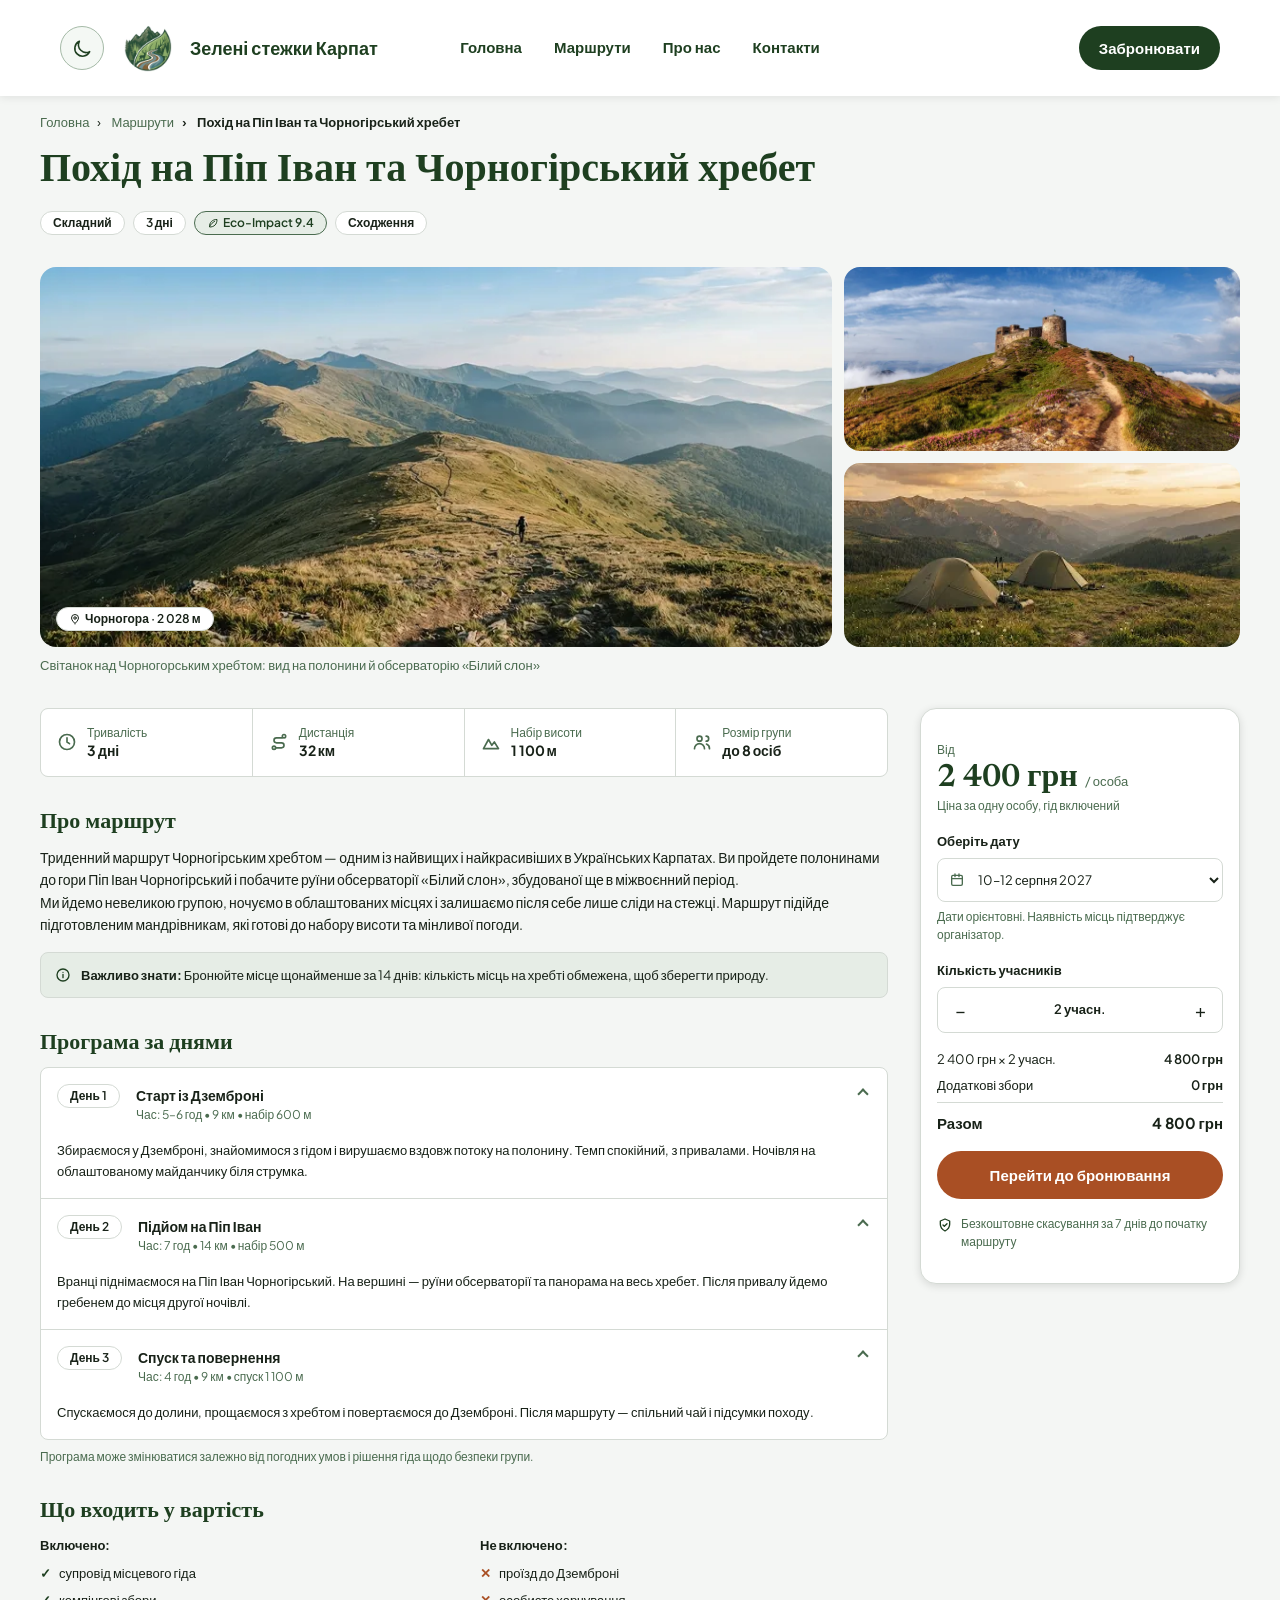
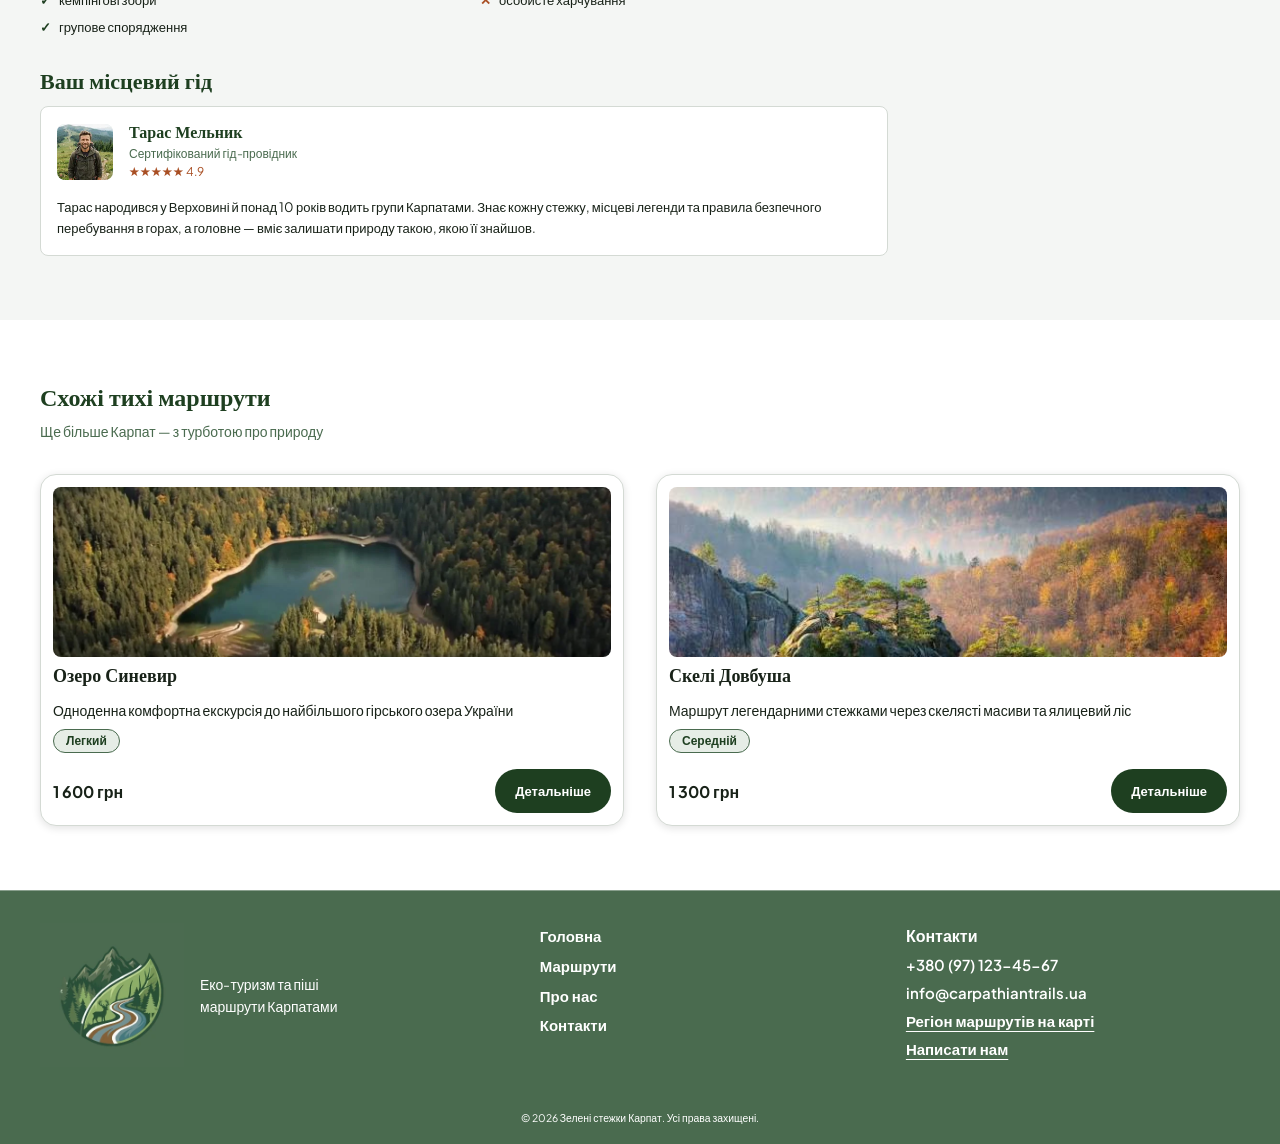
<file: route_pip_ivan.html>
<!DOCTYPE html>
<html class="scroll-smooth" lang="uk">
    <head>
        <meta charset="utf-8"/>
        <meta content="width=device-width, initial-scale=1.0" name="viewport"/>
        <title>
            Похід на Піп Іван та Чорногірський хребет — Зелені стежки Карпат
        </title>
        <meta content="Похід на Піп Іван та Чорногірський хребет: програма за днями, що входить у вартість, місцевий гід та бронювання." name="description"/>
        <link href="assets/images/favicon.png" rel="icon" type="image/png"/>
        <link href="https://fonts.googleapis.com" rel="preconnect"/>
        <link crossorigin="" href="https://fonts.gstatic.com" rel="preconnect"/>
        <link href="https://fonts.googleapis.com/css2?family=Newsreader:wght@600&amp;family=Plus+Jakarta+Sans:wght@400;600;700&amp;display=swap" rel="stylesheet"/>
        <script>!function(){let t;try{t=localStorage.getItem('zsk-theme')}catch(e){}if(t!=='dark'&&t!=='light'){t=window.matchMedia&&window.matchMedia('(prefers-color-scheme: dark)').matches?'dark':'light'}document.documentElement.dataset.theme=t}();</script>
        <link href="css/tailwind-built.css" rel="stylesheet"/>
        <link href="css/style.css" rel="stylesheet"/>
        <link href="css/theme.css" rel="stylesheet"/>
        <script defer="" src="js/routes-data.js">
        </script>
        <script defer="" src="js/site.js">
        </script>
        <meta content="#1E3F20" name="theme-color"/>
        <script defer src="js/theme.js"></script>
        <link rel="stylesheet" href="css/release.css"/>
    <script defer src="js/phone.js"></script>
<link rel="canonical" href="https://zelenistezhkykarpat.vercel.app/route_pip_ivan.html"/>
<meta property="og:type" content="website"/>
<meta property="og:title" content="Похід на Піп Іван та Чорногірський хребет — Зелені стежки Карпат"/>
<meta property="og:description" content="Похід на Піп Іван та Чорногірський хребет: програма за днями, що входить у вартість, місцевий гід та бронювання."/>
<meta property="og:url" content="https://zelenistezhkykarpat.vercel.app/route_pip_ivan.html"/>
<meta property="og:image" content="https://zelenistezhkykarpat.vercel.app/assets/images/hero-bg-desktop-1680.webp"/>
</head>
    <body class="bg-background font-main text-base text-neutral-dark antialiased">
        <a class="absolute -top-12 left-0 z-[200] bg-accent-hover px-4 py-2 text-white transition-[top] focus:top-0" href="#main-content" title="Перейти до основного вмісту">
            Перейти до основного вмісту
        </a>
        <!-- BEGIN HEADER -->
        <header class="sticky top-0 z-50 bg-white shadow-header">
            <div class="relative mx-auto flex h-20 max-w-container items-center justify-between gap-4 px-5 md:h-24 md:grid md:grid-cols-header">
                <div class="header-brand-group">
                    <button type="button" class="theme-switch" data-theme-toggle aria-label="Увімкнути темно-зелену тему" aria-pressed="false" title="Увімкнути темно-зелену тему">
                        <svg class="theme-switch-icon theme-icon-moon" aria-hidden="true" viewBox="0 0 24 24" fill="none" stroke="currentColor" stroke-width="1.8" stroke-linecap="round" stroke-linejoin="round"><path d="M20.2 15.6A8.8 8.8 0 0 1 8.4 3.8a8.9 8.9 0 1 0 11.8 11.8Z"/></svg>
                        <svg class="theme-switch-icon theme-icon-sun" aria-hidden="true" viewBox="0 0 24 24" fill="none" stroke="currentColor" stroke-width="1.8" stroke-linecap="round" stroke-linejoin="round"><circle cx="12" cy="12" r="4"/><path d="M12 2v2m0 16v2M4.93 4.93l1.41 1.41m11.32 11.32 1.41 1.41M2 12h2m16 0h2M4.93 19.07l1.41-1.41M17.66 6.34l1.41-1.41"/></svg>
                    </button>
                    <a class="flex items-center gap-2.5 text-base font-semibold text-primary transition-opacity hover:opacity-80 md:justify-self-start md:text-lg" href="index.html#hero" title="Зелені стежки Карпат">
                    <img alt="" class="h-12 w-auto shrink-0 md:h-16" data-theme-light-src="assets/images/logo_w-display.webp" data-theme-dark-src="assets/images/Logo_header_dark-display.webp" src="assets/images/logo_w-display.webp" width="64" height="64"/>
                    <span class="leading-tight">
                        Зелені стежки Карпат
                    </span>
                </a>
                </div>
                <!-- Бургер без JS: прихований чекбокс (peer) + два <label> -->
                <input class="peer sr-only" id="nav-toggle" type="checkbox"/>
                <label class="grid size-11 cursor-pointer place-items-center rounded-lg bg-background text-primary peer-focus-visible:outline peer-focus-visible:outline-2 peer-focus-visible:outline-offset-2 peer-focus-visible:outline-accent peer-checked:hidden md:hidden" for="nav-toggle">
                    <span class="sr-only">
                        Відкрити меню
                    </span>
                    <svg aria-hidden="true" class="" fill="none" focusable="false" height="20" stroke="currentColor" stroke-linecap="round" stroke-linejoin="round" stroke-width="2" viewBox="0 0 24 24" width="20">
                        <path d="M4 7h16M4 12h16M4 17h16">
                        </path>
                    </svg>
                </label>
                <label class="hidden size-11 cursor-pointer place-items-center rounded-lg bg-background text-primary peer-focus-visible:outline peer-focus-visible:outline-2 peer-focus-visible:outline-offset-2 peer-focus-visible:outline-accent peer-checked:grid md:peer-checked:hidden" for="nav-toggle">
                    <span class="sr-only">
                        Закрити меню
                    </span>
                    <svg aria-hidden="true" class="" fill="none" focusable="false" height="20" stroke="currentColor" stroke-linecap="round" stroke-linejoin="round" stroke-width="2" viewBox="0 0 24 24" width="20">
                        <path d="M6 6l12 12M18 6 6 18">
                        </path>
                    </svg>
                </label>
                <nav aria-label="Головна навігація" class="absolute inset-x-0 top-full hidden max-h-[calc(100vh-5rem)] overflow-y-auto bg-white px-5 pb-8 pt-4 shadow-header peer-checked:block md:static md:block md:max-h-none md:overflow-visible md:bg-transparent md:p-0 md:shadow-none" id="main-menu">
                    <p class="mb-2 text-2xs uppercase tracking-widest text-secondary md:hidden">
                        Меню
                    </p>
                    <ul class="flex flex-col gap-1 md:flex-row md:gap-5 lg:gap-8">
                        <li>
                            <a class="block border-l-4 border-transparent px-3.5 py-3 text-lg font-semibold text-primary transition-colors hover:border-accent hover:bg-background aria-[current=page]:border-accent aria-[current=page]:bg-background md:border-b-2 md:border-l-0 md:bg-transparent md:px-0 md:py-2 md:text-label md:hover:bg-transparent md:hover:text-accent md:aria-[current=page]:bg-transparent md:aria-[current=page]:text-accent" href="index.html#hero" title="Головна">
                                Головна
                            </a>
                        </li>
                        <li>
                            <a class="block border-l-4 border-transparent px-3.5 py-3 text-lg font-semibold text-primary transition-colors hover:border-accent hover:bg-background aria-[current=page]:border-accent aria-[current=page]:bg-background md:border-b-2 md:border-l-0 md:bg-transparent md:px-0 md:py-2 md:text-label md:hover:bg-transparent md:hover:text-accent md:aria-[current=page]:bg-transparent md:aria-[current=page]:text-accent" href="routes.html" title="Маршрути">
                                Маршрути
                            </a>
                        </li>
                        <li>
                            <a class="block border-l-4 border-transparent px-3.5 py-3 text-lg font-semibold text-primary transition-colors hover:border-accent hover:bg-background aria-[current=page]:border-accent aria-[current=page]:bg-background md:border-b-2 md:border-l-0 md:bg-transparent md:px-0 md:py-2 md:text-label md:hover:bg-transparent md:hover:text-accent md:aria-[current=page]:bg-transparent md:aria-[current=page]:text-accent" href="about.html" title="Про нас">
                                Про нас
                            </a>
                        </li>
                        <li>
                            <a class="block border-l-4 border-transparent px-3.5 py-3 text-lg font-semibold text-primary transition-colors hover:border-accent hover:bg-background aria-[current=page]:border-accent aria-[current=page]:bg-background md:border-b-2 md:border-l-0 md:bg-transparent md:px-0 md:py-2 md:text-label md:hover:bg-transparent md:hover:text-accent md:aria-[current=page]:bg-transparent md:aria-[current=page]:text-accent" href="#contacts" title="Контакти">
                                Контакти
                            </a>
                        </li>
                    </ul>
                    <div class="mt-4 flex flex-col gap-4 md:hidden">
                        <a class="inline-flex min-h-11 items-center justify-center rounded-full text-center font-semibold transition duration-200 hover:-translate-y-0.5 motion-reduce:transition-none motion-reduce:hover:translate-y-0 px-7 py-3 text-label bg-primary text-white hover:bg-primary-hover w-full" href="booking.html" title="Забронювати">
                            Забронювати
                        </a>
                        <div class="flex flex-col gap-3 border-t border-line pt-4 text-sm">
                            <p>
                                Еко-туризм та піші маршрути Карпатами
                            </p>
                            <a class="transition-colors hover:text-accent-hover" href="tel:+380971234567" title="+380 (97) 123-45-67">
                                +380 (97) 123-45-67
                            </a>
                            <a class="transition-colors hover:text-accent-hover" href="mailto:info@carpathiantrails.ua" title="info@carpathiantrails.ua">
                                info@carpathiantrails.ua
                            </a>
                        </div>
                    </div>
                </nav>
                <a class="header-mobile-booking" href="booking.html" title="Перейти до бронювання">Забронювати</a>
                <a class="inline-flex min-h-11 items-center justify-center rounded-full text-center font-semibold transition duration-200 hover:-translate-y-0.5 motion-reduce:transition-none motion-reduce:hover:translate-y-0 px-7 py-3 text-label bg-primary text-white hover:bg-primary-hover hidden md:inline-flex md:justify-self-end md:px-5 md:py-2" href="booking.html" title="Забронювати">
                    Забронювати
                </a>
            </div>
        </header>
        <!-- END HEADER -->
        <!-- BEGIN MAIN -->
        <main id="main-content">
            <!-- BEGIN SECTION: Похід на Піп Іван та Чорногірський хребет -->
            <section aria-labelledby="page-title" class="px-5 pb-8 pt-4">
                <div class="mx-auto max-w-container">
                    <nav aria-label="Хлібні крихти" class="mb-4 text-xs">
                        <ol class="flex flex-wrap gap-2">
                            <li class="">
                                <a class="text-secondary transition-colors hover:text-accent-hover hover:underline" href="index.html#hero" title="Головна">
                                    Головна
                                </a>
                            </li>
                            <li class="before:mr-2 before:content-['›']">
                                <a class="text-secondary transition-colors hover:text-accent-hover hover:underline" href="routes.html" title="Маршрути">
                                    Маршрути
                                </a>
                            </li>
                            <li aria-current="page" class="font-semibold before:mr-2 before:content-['›']">
                                Похід на Піп Іван та Чорногірський хребет
                            </li>
                        </ol>
                    </nav>
                    <h1 class="font-heading text-page font-semibold text-primary" id="page-title">
                        Похід на Піп Іван та Чорногірський хребет
                    </h1>
                    <ul aria-label="Характеристики маршруту" class="mt-4 flex flex-wrap gap-2">
                        <li class="inline-flex items-center gap-1 self-start rounded-full border px-3 py-0.5 text-2xs font-semibold border-line bg-white text-neutral-dark">
                            Складний
                        </li>
                        <li class="inline-flex items-center gap-1 self-start rounded-full border px-3 py-0.5 text-2xs font-semibold border-line bg-white text-neutral-dark">
                            3 дні
                        </li>
                        <li class="inline-flex items-center gap-1 self-start rounded-full border px-3 py-0.5 text-2xs font-semibold border-secondary bg-tint text-primary">
                            <svg aria-hidden="true" class="" fill="none" focusable="false" height="12" stroke="currentColor" stroke-linecap="round" stroke-linejoin="round" stroke-width="2" viewBox="0 0 24 24" width="12">
                                <path d="M5 19c0-8 5-14 15-14 0 10-6 15-14 15">
                                </path>
                                <path d="M5 19c3-5 6-8 10-10">
                                </path>
                            </svg>
                            Eco-Impact 9.4
                        </li>
                        <li class="inline-flex items-center gap-1 self-start rounded-full border px-3 py-0.5 text-2xs font-semibold border-line bg-white text-neutral-dark">
                            Сходження
                        </li>
                    </ul>
                </div>
            </section>
            <!-- END SECTION: Похід на Піп Іван та Чорногірський хребет -->
            <!-- BEGIN SECTION: Про маршрут -->
            <section aria-label="Деталі маршруту" class="px-5 pb-10 md:pb-16">
                <div class="mx-auto max-w-container">
                    <figure>
                        <div class="grid gap-3 md:h-[380px] md:grid-cols-gallery">
                            <div class="relative min-h-0">
                                <img fetchpriority="high" decoding="async" width="924" height="400" alt="Панорама Чорногірського хребта з гори Піп Іван" class="aspect-[16/10] size-full rounded-2xl object-cover md:aspect-auto" src="assets/images/pip-ivan-panoram.png" srcset="assets/images/pip-ivan-panoram.webp 1x"/>
                                <p class="inline-flex items-center gap-1 self-start rounded-full border px-3 py-0.5 text-2xs font-semibold border-line bg-white text-neutral-dark absolute bottom-4 left-4">
                                    <svg aria-hidden="true" class="" fill="none" focusable="false" height="12" stroke="currentColor" stroke-linecap="round" stroke-linejoin="round" stroke-width="2" viewBox="0 0 24 24" width="12">
                                        <path d="M12 21s7-6 7-11a7 7 0 0 0-14 0c0 5 7 11 7 11z">
                                        </path>
                                        <circle cx="12" cy="10" r="2.5">
                                        </circle>
                                    </svg>
                                    Чорногора · 2 028 м
                                </p>
                            </div>
                            <div class="grid min-h-0 grid-cols-2 gap-3 md:grid-cols-1 md:grid-rows-2">
                                <img width="800" height="600" alt="Гора Піп Іван з обсерваторією" class="aspect-[4/3] size-full rounded-2xl object-cover md:aspect-auto" decoding="async" loading="lazy" src="assets/images/pip-ivan.jpg" srcset="assets/images/pip-ivan.webp 1x"/>
                                <img width="344" height="194" alt="Намети на Чорногірському хребті" class="aspect-[4/3] size-full rounded-2xl object-cover md:aspect-auto" decoding="async" loading="lazy" src="assets/images/pip-ivan-camp.png" srcset="assets/images/pip-ivan-camp.webp 1x"/>
                            </div>
                        </div>
                        <figcaption class="mb-8 mt-2 text-xs text-secondary">
                            Світанок над Чорногорським хребтом: вид на полонини й обсерваторію «Білий слон»
                        </figcaption>
                    </figure>
                    <div class="grid gap-8 lg:grid-cols-detail lg:items-start">
                        <div class="flex min-w-0 flex-col gap-8">
                            <ul aria-label="Основні показники" class="grid gap-px overflow-hidden rounded-lg border border-line bg-line sm:grid-cols-2 lg:grid-cols-4">
                                <li class="flex items-center gap-2.5 bg-white p-4">
                                    <svg aria-hidden="true" class="shrink-0 text-secondary" fill="none" focusable="false" height="20" stroke="currentColor" stroke-linecap="round" stroke-linejoin="round" stroke-width="2" viewBox="0 0 24 24" width="20">
                                        <circle cx="12" cy="12" r="9">
                                        </circle>
                                        <path d="M12 7v5l3 2">
                                        </path>
                                    </svg>
                                    <div>
                                        <p class="text-2xs leading-snug text-secondary">
                                            Тривалість
                                        </p>
                                        <p class="text-sm font-bold leading-snug">
                                            3 дні
                                        </p>
                                    </div>
                                </li>
                                <li class="flex items-center gap-2.5 bg-white p-4">
                                    <svg aria-hidden="true" class="shrink-0 text-secondary" fill="none" focusable="false" height="20" stroke="currentColor" stroke-linecap="round" stroke-linejoin="round" stroke-width="2" viewBox="0 0 24 24" width="20">
                                        <circle cx="6" cy="19" r="2">
                                        </circle>
                                        <circle cx="18" cy="5" r="2">
                                        </circle>
                                        <path d="M8 19h7a3 3 0 0 0 0-6H9a3 3 0 0 1 0-6h7">
                                        </path>
                                    </svg>
                                    <div>
                                        <p class="text-2xs leading-snug text-secondary">
                                            Дистанція
                                        </p>
                                        <p class="text-sm font-bold leading-snug">
                                            32 км
                                        </p>
                                    </div>
                                </li>
                                <li class="flex items-center gap-2.5 bg-white p-4">
                                    <svg aria-hidden="true" class="shrink-0 text-secondary" fill="none" focusable="false" height="20" stroke="currentColor" stroke-linecap="round" stroke-linejoin="round" stroke-width="2" viewBox="0 0 24 24" width="20">
                                        <path d="m3 20 6-11 4 7 3-4 5 8z">
                                        </path>
                                    </svg>
                                    <div>
                                        <p class="text-2xs leading-snug text-secondary">
                                            Набір висоти
                                        </p>
                                        <p class="text-sm font-bold leading-snug">
                                            1 100 м
                                        </p>
                                    </div>
                                </li>
                                <li class="flex items-center gap-2.5 bg-white p-4">
                                    <svg aria-hidden="true" class="shrink-0 text-secondary" fill="none" focusable="false" height="20" stroke="currentColor" stroke-linecap="round" stroke-linejoin="round" stroke-width="2" viewBox="0 0 24 24" width="20">
                                        <circle cx="9" cy="8" r="3">
                                        </circle>
                                        <path d="M3 20c0-3.3 2.7-6 6-6s6 2.7 6 6">
                                        </path>
                                        <path d="M17 5a3 3 0 0 1 0 6M21 20c0-2.5-1.5-4.6-3.6-5.5">
                                        </path>
                                    </svg>
                                    <div>
                                        <p class="text-2xs leading-snug text-secondary">
                                            Розмір групи
                                        </p>
                                        <p class="text-sm font-bold leading-snug">
                                            до 8 осіб
                                        </p>
                                    </div>
                                </li>
                            </ul>
                            <!-- BEGIN SECTION: Про маршрут -->
                            <section aria-labelledby="about-title">
                                <h2 class="mb-2 font-heading text-title font-semibold text-primary" id="about-title">
                                    Про маршрут
                                </h2>
                                <p class="text-sm">
                                    Триденний маршрут Чорногірським хребтом — одним із найвищих і найкрасивіших в Українських Карпатах. Ви пройдете полонинами до гори Піп Іван Чорногірський і побачите руїни обсерваторії «Білий слон», збудованої ще в міжвоєнний період.
                                </p>
                                <p class="text-sm">
                                    Ми йдемо невеликою групою, ночуємо в облаштованих місцях і залишаємо після себе лише сліди на стежці. Маршрут підійде підготовленим мандрівникам, які готові до набору висоти та мінливої погоди.
                                </p>
                                <p class="mt-4 flex items-start gap-2.5 rounded-lg border border-line bg-tint px-3.5 py-3 text-xs">
                                    <svg aria-hidden="true" class="mt-0.5 shrink-0 text-primary" fill="none" focusable="false" height="16" stroke="currentColor" stroke-linecap="round" stroke-linejoin="round" stroke-width="2" viewBox="0 0 24 24" width="16">
                                        <circle cx="12" cy="12" r="9">
                                        </circle>
                                        <path d="M12 11v5M12 8h.01">
                                        </path>
                                    </svg>
                                    <span>
                                        <strong>
                                            Важливо знати:
                                        </strong>
                                        Бронюйте місце щонайменше за 14 днів: кількість місць на хребті обмежена, щоб зберегти природу.
                                    </span>
                                </p>
                            </section>
                            <!-- END SECTION: Про маршрут -->
                            <!-- BEGIN SECTION: Програма за днями -->
                            <section aria-labelledby="program-title">
                                <h2 class="mb-2 font-heading text-title font-semibold text-primary" id="program-title">
                                    Програма за днями
                                </h2>
                                <div class="rounded-lg border border-line bg-white">
                                    <details class="program-day border-t border-line first:border-t-0" open="">
                                        <summary class="program-summary flex cursor-pointer items-start gap-4 p-4">
                                            <span class="inline-flex items-center gap-1 self-start rounded-full border px-3 py-0.5 text-2xs font-semibold border-line bg-white text-neutral-dark">
                                                День 1
                                            </span>
                                            <span class="flex flex-col">
                                                <span class="text-sm font-bold">
                                                    Старт із Дземброні
                                                </span>
                                                <span class="text-2xs text-secondary">
                                                    Час: 5–6 год • 9 км • набір 600 м
                                                </span>
                                            </span>
                                        </summary>
                                        <p class="px-4 pb-4 text-xs">
                                            Збираємося у Дземброні, знайомимося з гідом і вирушаємо вздовж потоку на полонину. Темп спокійний, з привалами. Ночівля на облаштованому майданчику біля струмка.
                                        </p>
                                    </details>
                                    <details class="program-day border-t border-line first:border-t-0" open="">
                                        <summary class="program-summary flex cursor-pointer items-start gap-4 p-4">
                                            <span class="inline-flex items-center gap-1 self-start rounded-full border px-3 py-0.5 text-2xs font-semibold border-line bg-white text-neutral-dark">
                                                День 2
                                            </span>
                                            <span class="flex flex-col">
                                                <span class="text-sm font-bold">
                                                    Підйом на Піп Іван
                                                </span>
                                                <span class="text-2xs text-secondary">
                                                    Час: 7 год • 14 км • набір 500 м
                                                </span>
                                            </span>
                                        </summary>
                                        <p class="px-4 pb-4 text-xs">
                                            Вранці піднімаємося на Піп Іван Чорногірський. На вершині — руїни обсерваторії та панорама на весь хребет. Після привалу йдемо гребенем до місця другої ночівлі.
                                        </p>
                                    </details>
                                    <details class="program-day border-t border-line first:border-t-0" open="">
                                        <summary class="program-summary flex cursor-pointer items-start gap-4 p-4">
                                            <span class="inline-flex items-center gap-1 self-start rounded-full border px-3 py-0.5 text-2xs font-semibold border-line bg-white text-neutral-dark">
                                                День 3
                                            </span>
                                            <span class="flex flex-col">
                                                <span class="text-sm font-bold">
                                                    Спуск та повернення
                                                </span>
                                                <span class="text-2xs text-secondary">
                                                    Час: 4 год • 9 км • спуск 1 100 м
                                                </span>
                                            </span>
                                        </summary>
                                        <p class="px-4 pb-4 text-xs">
                                            Спускаємося до долини, прощаємося з хребтом і повертаємося до Дземброні. Після маршруту — спільний чай і підсумки походу.
                                        </p>
                                    </details>
                                </div>
                                <p class="mt-2 text-2xs text-secondary">
                                    Програма може змінюватися залежно від погодних умов і рішення гіда щодо безпеки групи.
                                </p>
                            </section>
                            <!-- END SECTION: Програма за днями -->
                            <!-- BEGIN SECTION: Що входить у вартість -->
                            <section aria-labelledby="included-title">
                                <h2 class="mb-2 font-heading text-title font-semibold text-primary" id="included-title">
                                    Що входить у вартість
                                </h2>
                                <div class="grid gap-4 md:grid-cols-2 md:gap-8">
                                    <div>
                                        <h3 class="mb-2 text-xs font-bold">
                                            Включено:
                                        </h3>
                                        <ul class="flex flex-col gap-1.5 text-xs">
                                            <li class="flex gap-2 before:font-bold before:text-primary before:content-['✓']">
                                                супровід місцевого гіда
                                            </li>
                                            <li class="flex gap-2 before:font-bold before:text-primary before:content-['✓']">
                                                кемпінгові збори
                                            </li>
                                            <li class="flex gap-2 before:font-bold before:text-primary before:content-['✓']">
                                                групове спорядження
                                            </li>
                                        </ul>
                                    </div>
                                    <div>
                                        <h3 class="mb-2 text-xs font-bold">
                                            Не включено:
                                        </h3>
                                        <ul class="flex flex-col gap-1.5 text-xs">
                                            <li class="flex gap-2 before:font-bold before:text-accent-hover before:content-['✕']">
                                                проїзд до Дземброні
                                            </li>
                                            <li class="flex gap-2 before:font-bold before:text-accent-hover before:content-['✕']">
                                                особисте харчування
                                            </li>
                                        </ul>
                                    </div>
                                </div>
                            </section>
                            <!-- END SECTION: Що входить у вартість -->
                            <!-- BEGIN SECTION: Ваш місцевий гід -->
                            <section aria-labelledby="guide-title">
                                <h2 class="mb-2 font-heading text-title font-semibold text-primary" id="guide-title">
                                    Ваш місцевий гід
                                </h2>
                                <div class="flex flex-col gap-4 rounded-lg border border-line bg-white p-4">
                                    <div class="flex items-center gap-4">
                                        <span class="relative grid size-14 shrink-0 place-items-center overflow-hidden rounded-lg bg-tint font-bold text-primary">
                                            <span aria-hidden="true">
                                                ТМ
                                            </span>
                                            <img loading="lazy" decoding="async" width="112" height="128" alt="" class="absolute inset-0 size-full object-cover" src="assets/images/guide-taras.png" srcset="assets/images/guide-taras.webp 1x"/>
                                        </span>
                                        <div>
                                            <p class="font-heading font-semibold leading-snug text-primary">
                                                Тарас Мельник
                                            </p>
                                            <p class="text-2xs text-secondary">
                                                Сертифікований гід-провідник
                                            </p>
                                            <p class="text-2xs text-accent-hover">
                                                <span aria-hidden="true">
                                                    ★★★★★
                                                </span>
                                                <span class="sr-only">
                                                    Оцінка
                                                </span>
                                                4.9
                                            </p>
                                        </div>
                                    </div>
                                    <p class="text-xs">
                                        Тарас народився у Верховині й понад 10 років водить групи Карпатами. Знає кожну стежку, місцеві легенди та правила безпечного перебування в горах, а головне — вміє залишати природу такою, якою її знайшов.
                                    </p>
                                </div>
                            </section>
                            <!-- END SECTION: Ваш місцевий гід -->
                        </div>
                        <aside aria-label="Бронювання маршруту" class="flex flex-col gap-4 rounded-2xl border border-line bg-white px-4 py-8 shadow-soft lg:sticky lg:top-20" data-price="2400" data-route="pip-ivan">
                            <div>
                                <p class="text-2xs text-secondary">
                                    Від
                                </p>
                                <p class="font-heading text-h2 font-semibold text-primary">
                                    2 400 грн
                                    <span class="font-main text-xs font-normal text-secondary">
                                        / особа
                                    </span>
                                </p>
                                <p class="text-2xs text-secondary">
                                    Ціна за одну особу, гід включений
                                </p>
                            </div>
                            <div class="flex flex-col gap-1.5">
                                <label class="text-xs font-bold" for="date-pip-ivan">
                                    Оберіть дату
                                </label>
                                <div class="relative text-secondary">
                                    <svg aria-hidden="true" class="pointer-events-none absolute left-3 top-1/2 -translate-y-1/2" fill="none" focusable="false" height="16" stroke="currentColor" stroke-linecap="round" stroke-linejoin="round" stroke-width="2" viewBox="0 0 24 24" width="16">
                                        <rect height="15" rx="2" width="16" x="4" y="5">
                                        </rect>
                                        <path d="M4 10h16M9 3v4M15 3v4">
                                        </path>
                                    </svg>
                                    <select class="min-h-11 w-full rounded-lg border border-line bg-white py-2.5 pl-9 pr-3 text-xs text-neutral-dark" id="date-pip-ivan">
                                        <option value="2027-08-10">
                                            10–12 серпня 2027
                                        </option>
                                        <option value="2027-08-24">
                                            24–26 серпня 2027
                                        </option>
                                        <option value="2027-09-07">
                                            7–9 вересня 2027
                                        </option>
                                    </select>
                                </div>
                                <p class="text-2xs text-secondary">
                                    Дати орієнтовні. Наявність місць підтверджує організатор.
                                </p>
                            </div>
                            <div class="flex flex-col gap-1.5">
                                <p class="text-xs font-bold" id="guests-pip-ivan">
                                    Кількість учасників
                                </p>
                                <div aria-labelledby="guests-pip-ivan" class="flex items-center overflow-hidden rounded-lg border border-line" data-guest-stepper="" role="group">
                                    <button aria-label="Зменшити кількість учасників" class="size-11 text-lg transition-colors hover:bg-tint" type="button">
                                        −
                                    </button>
                                    <output aria-live="polite" class="flex-1 text-center text-xs font-semibold">
                                        2 особи
                                    </output>
                                    <button aria-label="Збільшити кількість учасників" class="size-11 text-lg transition-colors hover:bg-tint" type="button">
                                        +
                                    </button>
                                </div>
                            </div>
                            <dl class="flex flex-col gap-1.5 text-xs">
                                <div class="flex justify-between gap-2">
                                    <dt id="route-subtotal-label">
                                        2 400 грн × 2 особи
                                    </dt>
                                    <dd class="font-semibold" id="route-subtotal">
                                        4 800 грн
                                    </dd>
                                </div>
                                <div class="flex justify-between gap-2">
                                    <dt>
                                        Додаткові збори
                                    </dt>
                                    <dd class="font-semibold">
                                        0 грн
                                    </dd>
                                </div>
                                <div class="flex justify-between gap-2 border-t border-line pt-2 text-label font-bold">
                                    <dt>
                                        Разом
                                    </dt>
                                    <dd id="route-grand-total">
                                        4 800 грн
                                    </dd>
                                </div>
                            </dl>
                            <a class="inline-flex min-h-11 items-center justify-center rounded-full text-center font-semibold transition duration-200 hover:-translate-y-0.5 motion-reduce:transition-none motion-reduce:hover:translate-y-0 px-7 py-3 text-label bg-accent-hover text-white hover:bg-primary w-full" href="booking.html?route=pip-ivan" title="Перейти до бронювання">
                                Перейти до бронювання
                            </a>
                            <p class="flex items-start gap-2 text-2xs text-secondary">
                                <svg aria-hidden="true" class="mt-0.5 shrink-0 text-primary" fill="none" focusable="false" height="16" stroke="currentColor" stroke-linecap="round" stroke-linejoin="round" stroke-width="2" viewBox="0 0 24 24" width="16">
                                    <path d="M12 3 5 6v5c0 5 3 8 7 10 4-2 7-5 7-10V6z">
                                    </path>
                                    <path d="m9 12 2 2 4-4">
                                    </path>
                                </svg>
                                <span>
                                    Безкоштовне скасування за 7 днів до початку маршруту
                                </span>
                            </p>
                        </aside>
                    </div>
                </div>
            </section>
            <!-- END SECTION: Про маршрут -->
            <!-- BEGIN SECTION: Схожі тихі маршрути -->
            <section aria-labelledby="similar-title" class="bg-white px-5 py-10 md:py-16">
                <div class="mx-auto max-w-container">
                    <h2 class="font-heading text-2xl font-semibold text-primary" id="similar-title">
                        Схожі тихі маршрути
                    </h2>
                    <p class="mb-8 mt-1 text-sm text-secondary">
                        Ще більше Карпат — з турботою про природу
                    </p>
                    <div class="grid gap-8 md:grid-cols-2">
                        <article class="flex flex-col gap-2 rounded-2xl border border-line bg-white p-3 shadow-soft transition duration-200 hover:-translate-y-1 hover:shadow-card-hover motion-reduce:transition-none motion-reduce:hover:translate-y-0">
                            <img width="1163" height="610" alt="Озеро Синевир серед лісу" class="h-card-img w-full rounded-lg object-cover" decoding="async" loading="lazy" src="assets/images/synevyr.jpg" srcset="assets/images/synevyr.webp 1x"/>
                            <div class="flex grow flex-col gap-2">
                                <h3 class="font-heading text-lg font-semibold text-neutral-dark">
                                    Озеро Синевир
                                </h3>
                                <p class="text-sm leading-normal">
                                    Одноденна комфортна екскурсія до найбільшого гірського озера України
                                </p>
                                <p class="inline-flex items-center gap-1 self-start rounded-full border px-3 py-0.5 text-2xs font-semibold border-secondary bg-tint text-primary">
                                    Легкий
                                </p>
                                <div class="mt-auto flex items-center justify-between gap-2 pt-2">
                                    <p class="font-bold">
                                        1 600 грн
                                    </p>
                                    <a class="inline-flex min-h-11 items-center justify-center rounded-full text-center font-semibold transition duration-200 hover:-translate-y-0.5 motion-reduce:transition-none motion-reduce:hover:translate-y-0 px-5 py-2 text-xs bg-primary text-white hover:bg-primary-hover" href="route_synevyr.html" title="Детальніше про екскурсію на Озеро Синевир">
                                        Детальніше
                                        <span class="sr-only">
                                            про екскурсію на Озеро Синевир
                                        </span>
                                    </a>
                                </div>
                            </div>
                        </article>
                        <article class="flex flex-col gap-2 rounded-2xl border border-line bg-white p-3 shadow-soft transition duration-200 hover:-translate-y-1 hover:shadow-card-hover motion-reduce:transition-none motion-reduce:hover:translate-y-0">
                            <img alt="Скелі Довбуша серед осіннього лісу" class="h-card-img w-full rounded-lg object-cover" decoding="async" loading="lazy" src="assets/images/dovbush-rocks.jpg"/>
                            <div class="flex grow flex-col gap-2">
                                <h3 class="font-heading text-lg font-semibold text-neutral-dark">
                                    Скелі Довбуша
                                </h3>
                                <p class="text-sm leading-normal">
                                    Маршрут легендарними стежками через скелясті масиви та ялицевий ліс
                                </p>
                                <p class="inline-flex items-center gap-1 self-start rounded-full border px-3 py-0.5 text-2xs font-semibold border-secondary bg-tint text-primary">
                                    Середній
                                </p>
                                <div class="mt-auto flex items-center justify-between gap-2 pt-2">
                                    <p class="font-bold">
                                        1 300 грн
                                    </p>
                                    <a class="inline-flex min-h-11 items-center justify-center rounded-full text-center font-semibold transition duration-200 hover:-translate-y-0.5 motion-reduce:transition-none motion-reduce:hover:translate-y-0 px-5 py-2 text-xs bg-primary text-white hover:bg-primary-hover" href="route_dovbush_rocks.html" title="Детальніше про маршрут Скелі Довбуша">
                                        Детальніше
                                        <span class="sr-only">
                                            про маршрут Скелі Довбуша
                                        </span>
                                    </a>
                                </div>
                            </div>
                        </article>
                    </div>
                </div>
            </section>
            <!-- END SECTION: Схожі тихі маршрути -->
        </main>
        <!-- END MAIN -->
        <!-- BEGIN FOOTER -->
        <footer class="on-dark scroll-mt-20 border-t border-white/35 bg-secondary px-5 pb-4 pt-8 text-white" id="contacts">
            <div class="mx-auto max-w-container">
                <div class="mb-8 grid grid-cols-1 items-start gap-8 md:grid-cols-2 lg:grid-cols-footer">
                    <a class="flex items-center gap-4 md:col-span-2 lg:col-span-1" href="index.html#hero" title="Еко-туризм та піші маршрути Карпатами">
                        <img alt="Зелені стежки Карпат" class="h-28 w-auto shrink-0 md:h-36" data-theme-light-src="assets/images/logo_g-display.webp" data-theme-dark-src="assets/images/Logo_footer_dark-display.webp" src="assets/images/logo_g-display.webp" width="64" height="64"/>
                        <span class="max-w-40 text-sm">
                            Еко-туризм та піші маршрути Карпатами
                        </span>
                    </a>
                    <nav aria-label="Навігація підвалу">
                        <ul class="flex flex-col gap-1">
                            <li>
                                <a class="text-label font-semibold transition-opacity hover:underline hover:opacity-75" href="index.html#hero" title="Головна">
                                    Головна
                                </a>
                            </li>
                            <li>
                                <a class="text-label font-semibold transition-opacity hover:underline hover:opacity-75" href="routes.html" title="Маршрути">
                                    Маршрути
                                </a>
                            </li>
                            <li>
                                <a class="text-label font-semibold transition-opacity hover:underline hover:opacity-75" href="about.html" title="Про нас">
                                    Про нас
                                </a>
                            </li>
                            <li>
                                <a class="text-label font-semibold transition-opacity hover:underline hover:opacity-75" href="#contacts" title="Контакти">
                                    Контакти
                                </a>
                            </li>
                        </ul>
                    </nav>
                    <address class="flex flex-col gap-1 not-italic">
                        <p class="font-bold">
                            Контакти
                        </p>
                        <a class="text-label font-semibold transition-opacity hover:underline hover:opacity-75" href="tel:+380971234567" title="+380 (97) 123-45-67">
                            +380 (97) 123-45-67
                        </a>
                        <a class="text-label font-semibold transition-opacity hover:underline hover:opacity-75" href="mailto:info@carpathiantrails.ua" title="info@carpathiantrails.ua">
                            info@carpathiantrails.ua
                        </a>
                        <a class="text-label font-semibold underline underline-offset-4 transition-opacity hover:opacity-80" href="index.html#map-region" title="Регіон маршрутів на карті">
                            Регіон маршрутів на карті
                        </a>
                    <a class="text-label font-semibold underline underline-offset-4 transition-opacity hover:opacity-80" href="index.html#feedback" title="Написати нам через форму зворотного зв'язку">Написати нам</a>
                    </address>
                </div>
                <p class="pt-2 text-center text-xs">
                    <small>
                        © 2026 Зелені стежки Карпат. Усі права захищені.
                    </small>
                </p>
            </div>
        </footer>
        <!-- END FOOTER -->
    </body>
</html>
</file>
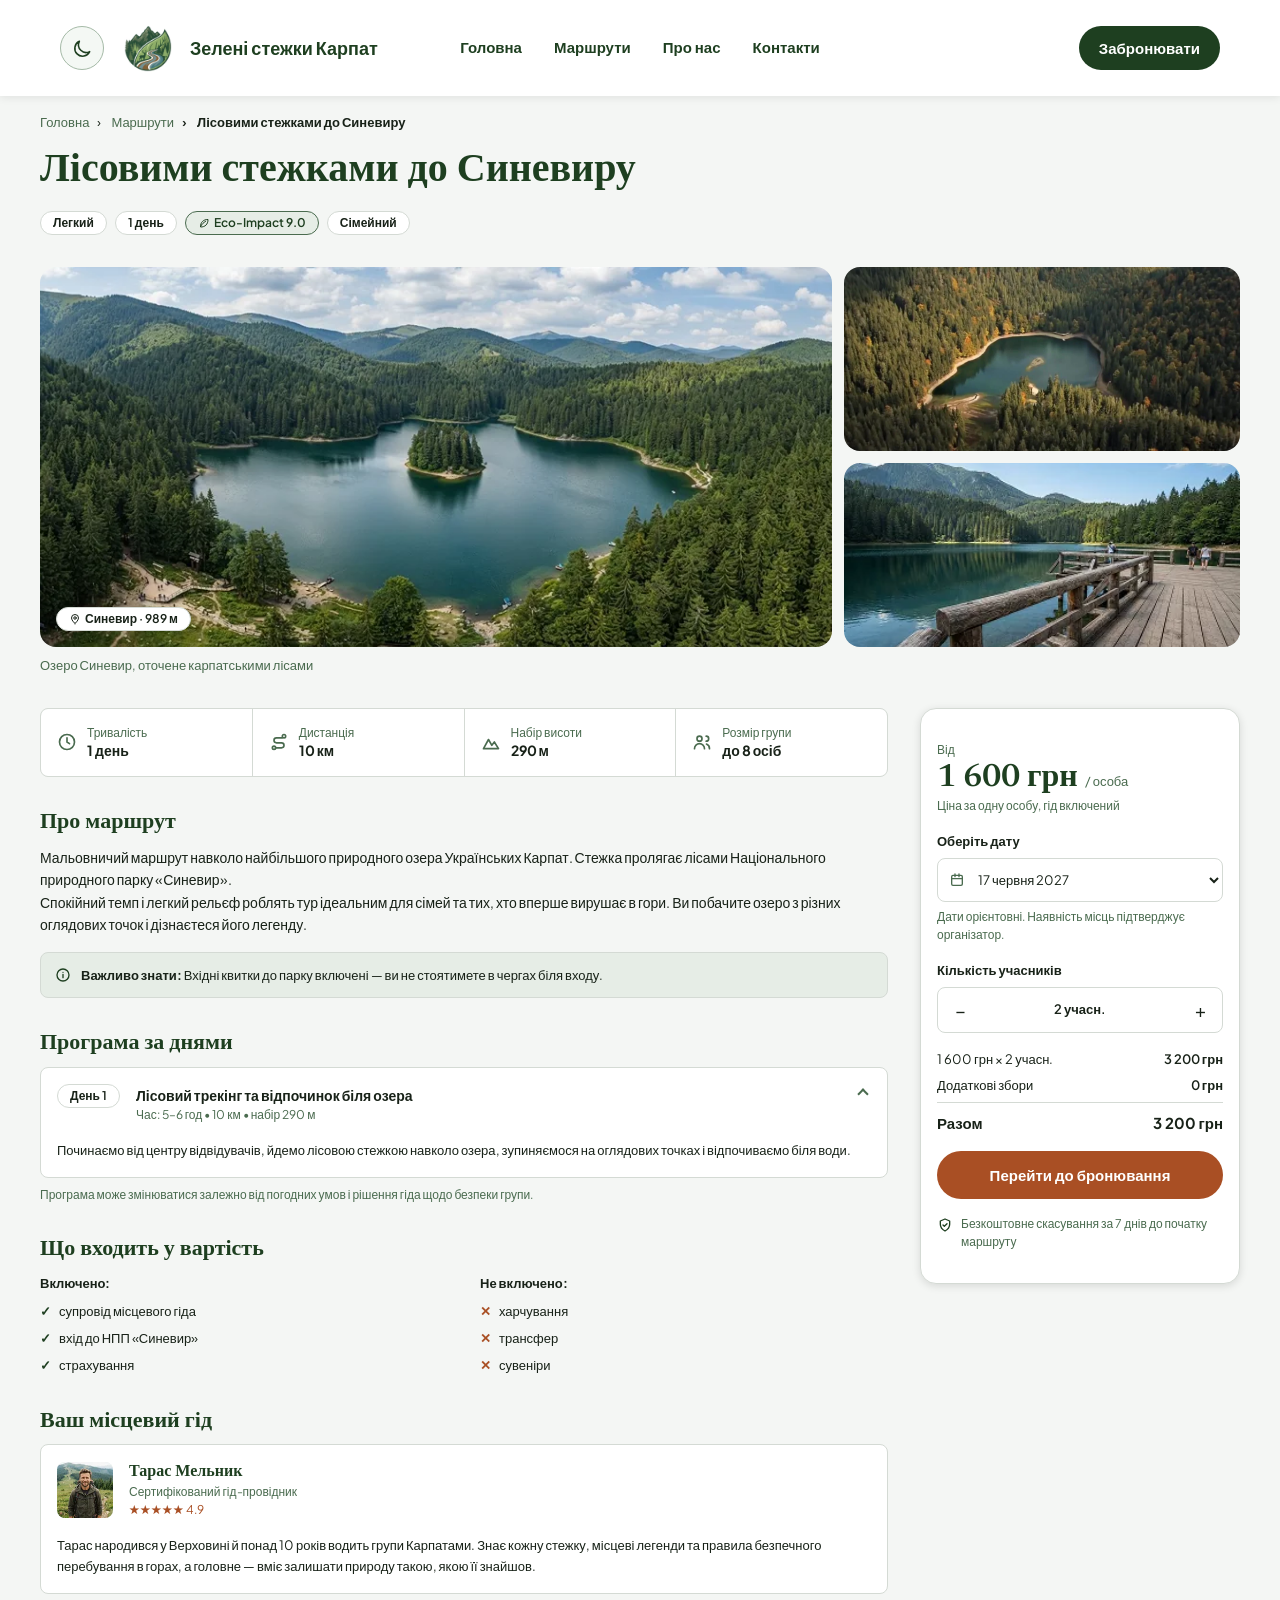
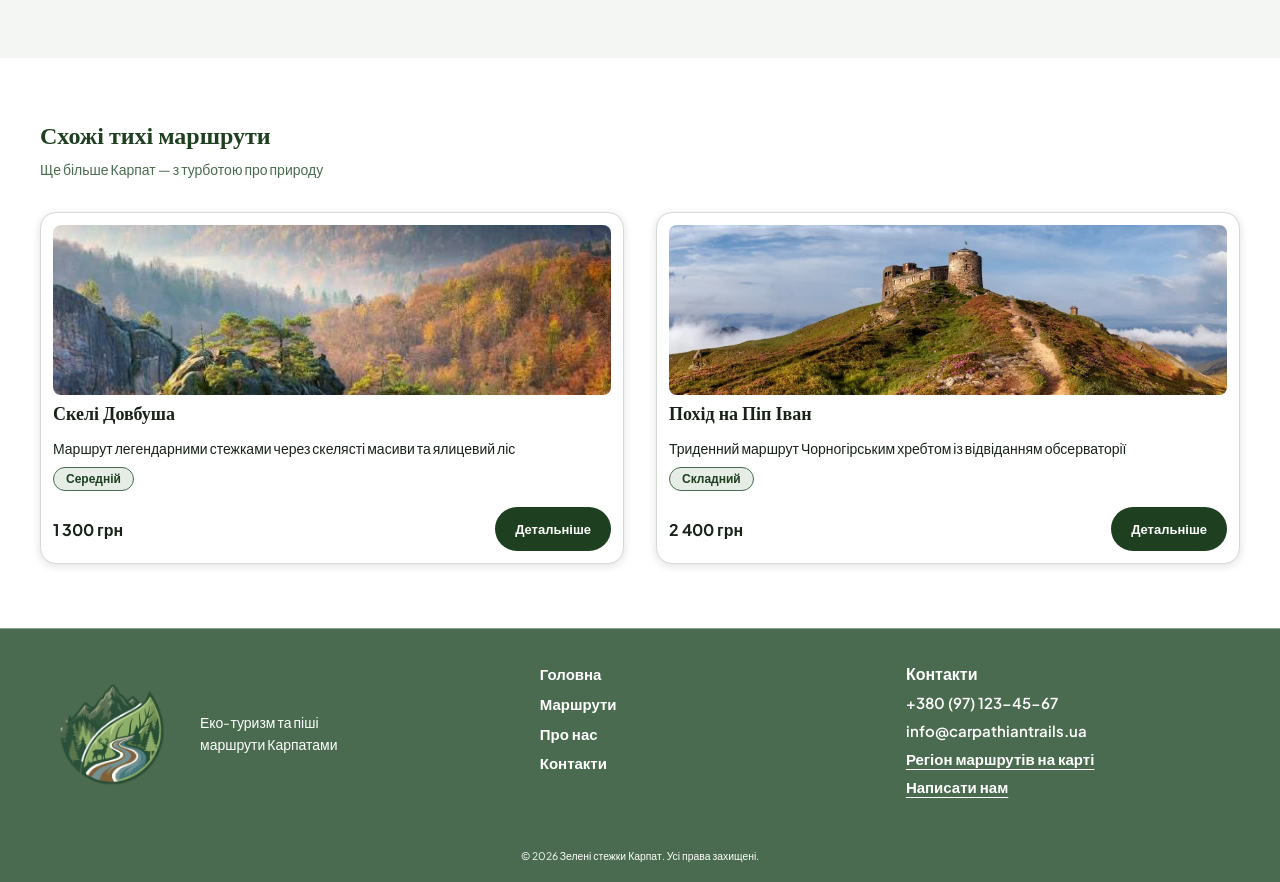
<file: route_synevyr.html>
<!DOCTYPE html>
<html class="scroll-smooth" lang="uk">
    <head>
        <meta charset="utf-8"/>
        <meta content="width=device-width, initial-scale=1.0" name="viewport"/>
        <title>
            Лісовими стежками до Синевиру — Зелені стежки Карпат
        </title>
        <meta content="Лісовими стежками до Синевиру: програма за днями, що входить у вартість, місцевий гід та бронювання." name="description"/>
        <link href="assets/images/favicon.png" rel="icon" type="image/png"/>
        <link href="https://fonts.googleapis.com" rel="preconnect"/>
        <link crossorigin="" href="https://fonts.gstatic.com" rel="preconnect"/>
        <link href="https://fonts.googleapis.com/css2?family=Newsreader:wght@600&amp;family=Plus+Jakarta+Sans:wght@400;600;700&amp;display=swap" rel="stylesheet"/>
        <script>!function(){let t;try{t=localStorage.getItem('zsk-theme')}catch(e){}if(t!=='dark'&&t!=='light'){t=window.matchMedia&&window.matchMedia('(prefers-color-scheme: dark)').matches?'dark':'light'}document.documentElement.dataset.theme=t}();</script>
        <link href="css/tailwind-built.css" rel="stylesheet"/>
        <link href="css/style.css" rel="stylesheet"/>
        <link href="css/theme.css" rel="stylesheet"/>
        <script defer="" src="js/routes-data.js">
        </script>
        <script defer="" src="js/site.js">
        </script>
        <meta content="#1E3F20" name="theme-color"/>
        <script defer src="js/theme.js"></script>
        <link rel="stylesheet" href="css/release.css"/>
    <script defer src="js/phone.js"></script>
<link rel="canonical" href="https://zelenistezhkykarpat.vercel.app/route_synevyr.html"/>
<meta property="og:type" content="website"/>
<meta property="og:title" content="Лісовими стежками до Синевиру — Зелені стежки Карпат"/>
<meta property="og:description" content="Лісовими стежками до Синевиру: програма за днями, що входить у вартість, місцевий гід та бронювання."/>
<meta property="og:url" content="https://zelenistezhkykarpat.vercel.app/route_synevyr.html"/>
<meta property="og:image" content="https://zelenistezhkykarpat.vercel.app/assets/images/hero-bg-desktop-1680.webp"/>
</head>
    <body class="bg-background font-main text-base text-neutral-dark antialiased">
        <a class="absolute -top-12 left-0 z-[200] bg-accent-hover px-4 py-2 text-white transition-[top] focus:top-0" href="#main-content" title="Перейти до основного вмісту">
            Перейти до основного вмісту
        </a>
        <!-- BEGIN HEADER -->
        <header class="sticky top-0 z-50 bg-white shadow-header">
            <div class="relative mx-auto flex h-20 max-w-container items-center justify-between gap-4 px-5 md:h-24 md:grid md:grid-cols-header">
                <div class="header-brand-group">
                    <button type="button" class="theme-switch" data-theme-toggle aria-label="Увімкнути темно-зелену тему" aria-pressed="false" title="Увімкнути темно-зелену тему">
                        <svg class="theme-switch-icon theme-icon-moon" aria-hidden="true" viewBox="0 0 24 24" fill="none" stroke="currentColor" stroke-width="1.8" stroke-linecap="round" stroke-linejoin="round"><path d="M20.2 15.6A8.8 8.8 0 0 1 8.4 3.8a8.9 8.9 0 1 0 11.8 11.8Z"/></svg>
                        <svg class="theme-switch-icon theme-icon-sun" aria-hidden="true" viewBox="0 0 24 24" fill="none" stroke="currentColor" stroke-width="1.8" stroke-linecap="round" stroke-linejoin="round"><circle cx="12" cy="12" r="4"/><path d="M12 2v2m0 16v2M4.93 4.93l1.41 1.41m11.32 11.32 1.41 1.41M2 12h2m16 0h2M4.93 19.07l1.41-1.41M17.66 6.34l1.41-1.41"/></svg>
                    </button>
                    <a class="flex items-center gap-2.5 text-base font-semibold text-primary transition-opacity hover:opacity-80 md:justify-self-start md:text-lg" href="index.html#hero" title="Зелені стежки Карпат">
                    <img alt="" class="h-12 w-auto shrink-0 md:h-16" data-theme-light-src="assets/images/logo_w-display.webp" data-theme-dark-src="assets/images/Logo_header_dark-display.webp" src="assets/images/logo_w-display.webp" width="64" height="64"/>
                    <span class="leading-tight">
                        Зелені стежки Карпат
                    </span>
                </a>
                </div>
                <!-- Бургер без JS: прихований чекбокс (peer) + два <label> -->
                <input class="peer sr-only" id="nav-toggle" type="checkbox"/>
                <label class="grid size-11 cursor-pointer place-items-center rounded-lg bg-background text-primary peer-focus-visible:outline peer-focus-visible:outline-2 peer-focus-visible:outline-offset-2 peer-focus-visible:outline-accent peer-checked:hidden md:hidden" for="nav-toggle">
                    <span class="sr-only">
                        Відкрити меню
                    </span>
                    <svg aria-hidden="true" class="" fill="none" focusable="false" height="20" stroke="currentColor" stroke-linecap="round" stroke-linejoin="round" stroke-width="2" viewBox="0 0 24 24" width="20">
                        <path d="M4 7h16M4 12h16M4 17h16">
                        </path>
                    </svg>
                </label>
                <label class="hidden size-11 cursor-pointer place-items-center rounded-lg bg-background text-primary peer-focus-visible:outline peer-focus-visible:outline-2 peer-focus-visible:outline-offset-2 peer-focus-visible:outline-accent peer-checked:grid md:peer-checked:hidden" for="nav-toggle">
                    <span class="sr-only">
                        Закрити меню
                    </span>
                    <svg aria-hidden="true" class="" fill="none" focusable="false" height="20" stroke="currentColor" stroke-linecap="round" stroke-linejoin="round" stroke-width="2" viewBox="0 0 24 24" width="20">
                        <path d="M6 6l12 12M18 6 6 18">
                        </path>
                    </svg>
                </label>
                <nav aria-label="Головна навігація" class="absolute inset-x-0 top-full hidden max-h-[calc(100vh-5rem)] overflow-y-auto bg-white px-5 pb-8 pt-4 shadow-header peer-checked:block md:static md:block md:max-h-none md:overflow-visible md:bg-transparent md:p-0 md:shadow-none" id="main-menu">
                    <p class="mb-2 text-2xs uppercase tracking-widest text-secondary md:hidden">
                        Меню
                    </p>
                    <ul class="flex flex-col gap-1 md:flex-row md:gap-5 lg:gap-8">
                        <li>
                            <a class="block border-l-4 border-transparent px-3.5 py-3 text-lg font-semibold text-primary transition-colors hover:border-accent hover:bg-background aria-[current=page]:border-accent aria-[current=page]:bg-background md:border-b-2 md:border-l-0 md:bg-transparent md:px-0 md:py-2 md:text-label md:hover:bg-transparent md:hover:text-accent md:aria-[current=page]:bg-transparent md:aria-[current=page]:text-accent" href="index.html#hero" title="Головна">
                                Головна
                            </a>
                        </li>
                        <li>
                            <a class="block border-l-4 border-transparent px-3.5 py-3 text-lg font-semibold text-primary transition-colors hover:border-accent hover:bg-background aria-[current=page]:border-accent aria-[current=page]:bg-background md:border-b-2 md:border-l-0 md:bg-transparent md:px-0 md:py-2 md:text-label md:hover:bg-transparent md:hover:text-accent md:aria-[current=page]:bg-transparent md:aria-[current=page]:text-accent" href="routes.html" title="Маршрути">
                                Маршрути
                            </a>
                        </li>
                        <li>
                            <a class="block border-l-4 border-transparent px-3.5 py-3 text-lg font-semibold text-primary transition-colors hover:border-accent hover:bg-background aria-[current=page]:border-accent aria-[current=page]:bg-background md:border-b-2 md:border-l-0 md:bg-transparent md:px-0 md:py-2 md:text-label md:hover:bg-transparent md:hover:text-accent md:aria-[current=page]:bg-transparent md:aria-[current=page]:text-accent" href="about.html" title="Про нас">
                                Про нас
                            </a>
                        </li>
                        <li>
                            <a class="block border-l-4 border-transparent px-3.5 py-3 text-lg font-semibold text-primary transition-colors hover:border-accent hover:bg-background aria-[current=page]:border-accent aria-[current=page]:bg-background md:border-b-2 md:border-l-0 md:bg-transparent md:px-0 md:py-2 md:text-label md:hover:bg-transparent md:hover:text-accent md:aria-[current=page]:bg-transparent md:aria-[current=page]:text-accent" href="#contacts" title="Контакти">
                                Контакти
                            </a>
                        </li>
                    </ul>
                    <div class="mt-4 flex flex-col gap-4 md:hidden">
                        <a class="inline-flex min-h-11 items-center justify-center rounded-full text-center font-semibold transition duration-200 hover:-translate-y-0.5 motion-reduce:transition-none motion-reduce:hover:translate-y-0 px-7 py-3 text-label bg-primary text-white hover:bg-primary-hover w-full" href="booking.html" title="Забронювати">
                            Забронювати
                        </a>
                        <div class="flex flex-col gap-3 border-t border-line pt-4 text-sm">
                            <p>
                                Еко-туризм та піші маршрути Карпатами
                            </p>
                            <a class="transition-colors hover:text-accent-hover" href="tel:+380971234567" title="+380 (97) 123-45-67">
                                +380 (97) 123-45-67
                            </a>
                            <a class="transition-colors hover:text-accent-hover" href="mailto:info@carpathiantrails.ua" title="info@carpathiantrails.ua">
                                info@carpathiantrails.ua
                            </a>
                        </div>
                    </div>
                </nav>
                <a class="header-mobile-booking" href="booking.html" title="Перейти до бронювання">Забронювати</a>
                <a class="inline-flex min-h-11 items-center justify-center rounded-full text-center font-semibold transition duration-200 hover:-translate-y-0.5 motion-reduce:transition-none motion-reduce:hover:translate-y-0 px-7 py-3 text-label bg-primary text-white hover:bg-primary-hover hidden md:inline-flex md:justify-self-end md:px-5 md:py-2" href="booking.html" title="Забронювати">
                    Забронювати
                </a>
            </div>
        </header>
        <!-- END HEADER -->
        <!-- BEGIN MAIN -->
        <main id="main-content">
            <!-- BEGIN SECTION: Лісовими стежками до Синевиру -->
            <section aria-labelledby="page-title" class="px-5 pb-8 pt-4">
                <div class="mx-auto max-w-container">
                    <nav aria-label="Хлібні крихти" class="mb-4 text-xs">
                        <ol class="flex flex-wrap gap-2">
                            <li class="">
                                <a class="text-secondary transition-colors hover:text-accent-hover hover:underline" href="index.html#hero" title="Головна">
                                    Головна
                                </a>
                            </li>
                            <li class="before:mr-2 before:content-['›']">
                                <a class="text-secondary transition-colors hover:text-accent-hover hover:underline" href="routes.html" title="Маршрути">
                                    Маршрути
                                </a>
                            </li>
                            <li aria-current="page" class="font-semibold before:mr-2 before:content-['›']">
                                Лісовими стежками до Синевиру
                            </li>
                        </ol>
                    </nav>
                    <h1 class="font-heading text-page font-semibold text-primary" id="page-title">
                        Лісовими стежками до Синевиру
                    </h1>
                    <ul aria-label="Характеристики маршруту" class="mt-4 flex flex-wrap gap-2">
                        <li class="inline-flex items-center gap-1 self-start rounded-full border px-3 py-0.5 text-2xs font-semibold border-line bg-white text-neutral-dark">
                            Легкий
                        </li>
                        <li class="inline-flex items-center gap-1 self-start rounded-full border px-3 py-0.5 text-2xs font-semibold border-line bg-white text-neutral-dark">
                            1 день
                        </li>
                        <li class="inline-flex items-center gap-1 self-start rounded-full border px-3 py-0.5 text-2xs font-semibold border-secondary bg-tint text-primary">
                            <svg aria-hidden="true" class="" fill="none" focusable="false" height="12" stroke="currentColor" stroke-linecap="round" stroke-linejoin="round" stroke-width="2" viewBox="0 0 24 24" width="12">
                                <path d="M5 19c0-8 5-14 15-14 0 10-6 15-14 15">
                                </path>
                                <path d="M5 19c3-5 6-8 10-10">
                                </path>
                            </svg>
                            Eco-Impact 9.0
                        </li>
                        <li class="inline-flex items-center gap-1 self-start rounded-full border px-3 py-0.5 text-2xs font-semibold border-line bg-white text-neutral-dark">
                            Сімейний
                        </li>
                    </ul>
                </div>
            </section>
            <!-- END SECTION: Лісовими стежками до Синевиру -->
            <!-- BEGIN SECTION: Про маршрут -->
            <section aria-label="Деталі маршруту" class="px-5 pb-10 md:pb-16">
                <div class="mx-auto max-w-container">
                    <figure>
                        <div class="grid gap-3 md:h-[380px] md:grid-cols-gallery">
                            <div class="relative min-h-0">
                                <img fetchpriority="high" decoding="async" width="924" height="400" alt="Озеро Синевир серед лісу" class="aspect-[16/10] size-full rounded-2xl object-cover md:aspect-auto" src="assets/images/synevyr-panoram.png" srcset="assets/images/synevyr-panoram.webp 1x"/>
                                <p class="inline-flex items-center gap-1 self-start rounded-full border px-3 py-0.5 text-2xs font-semibold border-line bg-white text-neutral-dark absolute bottom-4 left-4">
                                    <svg aria-hidden="true" class="" fill="none" focusable="false" height="12" stroke="currentColor" stroke-linecap="round" stroke-linejoin="round" stroke-width="2" viewBox="0 0 24 24" width="12">
                                        <path d="M12 21s7-6 7-11a7 7 0 0 0-14 0c0 5 7 11 7 11z">
                                        </path>
                                        <circle cx="12" cy="10" r="2.5">
                                        </circle>
                                    </svg>
                                    Синевир · 989 м
                                </p>
                            </div>
                            <div class="grid min-h-0 grid-cols-2 gap-3 md:grid-cols-1 md:grid-rows-2">
                                <img width="1163" height="610" alt="Озеро Синевир з висоти" class="aspect-[4/3] size-full rounded-2xl object-cover md:aspect-auto" decoding="async" loading="lazy" src="assets/images/synevyr.jpg" srcset="assets/images/synevyr.webp 1x"/>
                                <img width="344" height="194" alt="Дерев’яний місток на стежці біля Синевиру" class="aspect-[4/3] size-full rounded-2xl object-cover md:aspect-auto" decoding="async" loading="lazy" src="assets/images/synevyr-camp.png" srcset="assets/images/synevyr-camp.webp 1x"/>
                            </div>
                        </div>
                        <figcaption class="mb-8 mt-2 text-xs text-secondary">
                            Озеро Синевир, оточене карпатськими лісами
                        </figcaption>
                    </figure>
                    <div class="grid gap-8 lg:grid-cols-detail lg:items-start">
                        <div class="flex min-w-0 flex-col gap-8">
                            <ul aria-label="Основні показники" class="grid gap-px overflow-hidden rounded-lg border border-line bg-line sm:grid-cols-2 lg:grid-cols-4">
                                <li class="flex items-center gap-2.5 bg-white p-4">
                                    <svg aria-hidden="true" class="shrink-0 text-secondary" fill="none" focusable="false" height="20" stroke="currentColor" stroke-linecap="round" stroke-linejoin="round" stroke-width="2" viewBox="0 0 24 24" width="20">
                                        <circle cx="12" cy="12" r="9">
                                        </circle>
                                        <path d="M12 7v5l3 2">
                                        </path>
                                    </svg>
                                    <div>
                                        <p class="text-2xs leading-snug text-secondary">
                                            Тривалість
                                        </p>
                                        <p class="text-sm font-bold leading-snug">
                                            1 день
                                        </p>
                                    </div>
                                </li>
                                <li class="flex items-center gap-2.5 bg-white p-4">
                                    <svg aria-hidden="true" class="shrink-0 text-secondary" fill="none" focusable="false" height="20" stroke="currentColor" stroke-linecap="round" stroke-linejoin="round" stroke-width="2" viewBox="0 0 24 24" width="20">
                                        <circle cx="6" cy="19" r="2">
                                        </circle>
                                        <circle cx="18" cy="5" r="2">
                                        </circle>
                                        <path d="M8 19h7a3 3 0 0 0 0-6H9a3 3 0 0 1 0-6h7">
                                        </path>
                                    </svg>
                                    <div>
                                        <p class="text-2xs leading-snug text-secondary">
                                            Дистанція
                                        </p>
                                        <p class="text-sm font-bold leading-snug">
                                            10 км
                                        </p>
                                    </div>
                                </li>
                                <li class="flex items-center gap-2.5 bg-white p-4">
                                    <svg aria-hidden="true" class="shrink-0 text-secondary" fill="none" focusable="false" height="20" stroke="currentColor" stroke-linecap="round" stroke-linejoin="round" stroke-width="2" viewBox="0 0 24 24" width="20">
                                        <path d="m3 20 6-11 4 7 3-4 5 8z">
                                        </path>
                                    </svg>
                                    <div>
                                        <p class="text-2xs leading-snug text-secondary">
                                            Набір висоти
                                        </p>
                                        <p class="text-sm font-bold leading-snug">
                                            290 м
                                        </p>
                                    </div>
                                </li>
                                <li class="flex items-center gap-2.5 bg-white p-4">
                                    <svg aria-hidden="true" class="shrink-0 text-secondary" fill="none" focusable="false" height="20" stroke="currentColor" stroke-linecap="round" stroke-linejoin="round" stroke-width="2" viewBox="0 0 24 24" width="20">
                                        <circle cx="9" cy="8" r="3">
                                        </circle>
                                        <path d="M3 20c0-3.3 2.7-6 6-6s6 2.7 6 6">
                                        </path>
                                        <path d="M17 5a3 3 0 0 1 0 6M21 20c0-2.5-1.5-4.6-3.6-5.5">
                                        </path>
                                    </svg>
                                    <div>
                                        <p class="text-2xs leading-snug text-secondary">
                                            Розмір групи
                                        </p>
                                        <p class="text-sm font-bold leading-snug">
                                            до 8 осіб
                                        </p>
                                    </div>
                                </li>
                            </ul>
                            <!-- BEGIN SECTION: Про маршрут -->
                            <section aria-labelledby="about-title">
                                <h2 class="mb-2 font-heading text-title font-semibold text-primary" id="about-title">
                                    Про маршрут
                                </h2>
                                <p class="text-sm">
                                    Мальовничий маршрут навколо найбільшого природного озера Українських Карпат. Стежка пролягає лісами Національного природного парку «Синевир».
                                </p>
                                <p class="text-sm">
                                    Спокійний темп і легкий рельєф роблять тур ідеальним для сімей та тих, хто вперше вирушає в гори. Ви побачите озеро з різних оглядових точок і дізнаєтеся його легенду.
                                </p>
                                <p class="mt-4 flex items-start gap-2.5 rounded-lg border border-line bg-tint px-3.5 py-3 text-xs">
                                    <svg aria-hidden="true" class="mt-0.5 shrink-0 text-primary" fill="none" focusable="false" height="16" stroke="currentColor" stroke-linecap="round" stroke-linejoin="round" stroke-width="2" viewBox="0 0 24 24" width="16">
                                        <circle cx="12" cy="12" r="9">
                                        </circle>
                                        <path d="M12 11v5M12 8h.01">
                                        </path>
                                    </svg>
                                    <span>
                                        <strong>
                                            Важливо знати:
                                        </strong>
                                        Вхідні квитки до парку включені — ви не стоятимете в чергах біля входу.
                                    </span>
                                </p>
                            </section>
                            <!-- END SECTION: Про маршрут -->
                            <!-- BEGIN SECTION: Програма за днями -->
                            <section aria-labelledby="program-title">
                                <h2 class="mb-2 font-heading text-title font-semibold text-primary" id="program-title">
                                    Програма за днями
                                </h2>
                                <div class="rounded-lg border border-line bg-white">
                                    <details class="program-day border-t border-line first:border-t-0" open="">
                                        <summary class="program-summary flex cursor-pointer items-start gap-4 p-4">
                                            <span class="inline-flex items-center gap-1 self-start rounded-full border px-3 py-0.5 text-2xs font-semibold border-line bg-white text-neutral-dark">
                                                День 1
                                            </span>
                                            <span class="flex flex-col">
                                                <span class="text-sm font-bold">
                                                    Лісовий трекінг та відпочинок біля озера
                                                </span>
                                                <span class="text-2xs text-secondary">
                                                    Час: 5–6 год • 10 км • набір 290 м
                                                </span>
                                            </span>
                                        </summary>
                                        <p class="px-4 pb-4 text-xs">
                                            Починаємо від центру відвідувачів, йдемо лісовою стежкою навколо озера, зупиняємося на оглядових точках і відпочиваємо біля води.
                                        </p>
                                    </details>
                                </div>
                                <p class="mt-2 text-2xs text-secondary">
                                    Програма може змінюватися залежно від погодних умов і рішення гіда щодо безпеки групи.
                                </p>
                            </section>
                            <!-- END SECTION: Програма за днями -->
                            <!-- BEGIN SECTION: Що входить у вартість -->
                            <section aria-labelledby="included-title">
                                <h2 class="mb-2 font-heading text-title font-semibold text-primary" id="included-title">
                                    Що входить у вартість
                                </h2>
                                <div class="grid gap-4 md:grid-cols-2 md:gap-8">
                                    <div>
                                        <h3 class="mb-2 text-xs font-bold">
                                            Включено:
                                        </h3>
                                        <ul class="flex flex-col gap-1.5 text-xs">
                                            <li class="flex gap-2 before:font-bold before:text-primary before:content-['✓']">
                                                супровід місцевого гіда
                                            </li>
                                            <li class="flex gap-2 before:font-bold before:text-primary before:content-['✓']">
                                                вхід до НПП «Синевир»
                                            </li>
                                            <li class="flex gap-2 before:font-bold before:text-primary before:content-['✓']">
                                                страхування
                                            </li>
                                        </ul>
                                    </div>
                                    <div>
                                        <h3 class="mb-2 text-xs font-bold">
                                            Не включено:
                                        </h3>
                                        <ul class="flex flex-col gap-1.5 text-xs">
                                            <li class="flex gap-2 before:font-bold before:text-accent-hover before:content-['✕']">
                                                харчування
                                            </li>
                                            <li class="flex gap-2 before:font-bold before:text-accent-hover before:content-['✕']">
                                                трансфер
                                            </li>
                                            <li class="flex gap-2 before:font-bold before:text-accent-hover before:content-['✕']">
                                                сувеніри
                                            </li>
                                        </ul>
                                    </div>
                                </div>
                            </section>
                            <!-- END SECTION: Що входить у вартість -->
                            <!-- BEGIN SECTION: Ваш місцевий гід -->
                            <section aria-labelledby="guide-title">
                                <h2 class="mb-2 font-heading text-title font-semibold text-primary" id="guide-title">
                                    Ваш місцевий гід
                                </h2>
                                <div class="flex flex-col gap-4 rounded-lg border border-line bg-white p-4">
                                    <div class="flex items-center gap-4">
                                        <span class="relative grid size-14 shrink-0 place-items-center overflow-hidden rounded-lg bg-tint font-bold text-primary">
                                            <span aria-hidden="true">
                                                ТМ
                                            </span>
                                            <img loading="lazy" decoding="async" width="112" height="128" alt="" class="absolute inset-0 size-full object-cover" src="assets/images/guide-taras.png" srcset="assets/images/guide-taras.webp 1x"/>
                                        </span>
                                        <div>
                                            <p class="font-heading font-semibold leading-snug text-primary">
                                                Тарас Мельник
                                            </p>
                                            <p class="text-2xs text-secondary">
                                                Сертифікований гід-провідник
                                            </p>
                                            <p class="text-2xs text-accent-hover">
                                                <span aria-hidden="true">
                                                    ★★★★★
                                                </span>
                                                <span class="sr-only">
                                                    Оцінка
                                                </span>
                                                4.9
                                            </p>
                                        </div>
                                    </div>
                                    <p class="text-xs">
                                        Тарас народився у Верховині й понад 10 років водить групи Карпатами. Знає кожну стежку, місцеві легенди та правила безпечного перебування в горах, а головне — вміє залишати природу такою, якою її знайшов.
                                    </p>
                                </div>
                            </section>
                            <!-- END SECTION: Ваш місцевий гід -->
                        </div>
                        <aside aria-label="Бронювання маршруту" class="flex flex-col gap-4 rounded-2xl border border-line bg-white px-4 py-8 shadow-soft lg:sticky lg:top-20" data-price="1600" data-route="synevyr">
                            <div>
                                <p class="text-2xs text-secondary">
                                    Від
                                </p>
                                <p class="font-heading text-h2 font-semibold text-primary">
                                    1 600 грн
                                    <span class="font-main text-xs font-normal text-secondary">
                                        / особа
                                    </span>
                                </p>
                                <p class="text-2xs text-secondary">
                                    Ціна за одну особу, гід включений
                                </p>
                            </div>
                            <div class="flex flex-col gap-1.5">
                                <label class="text-xs font-bold" for="date-synevyr">
                                    Оберіть дату
                                </label>
                                <div class="relative text-secondary">
                                    <svg aria-hidden="true" class="pointer-events-none absolute left-3 top-1/2 -translate-y-1/2" fill="none" focusable="false" height="16" stroke="currentColor" stroke-linecap="round" stroke-linejoin="round" stroke-width="2" viewBox="0 0 24 24" width="16">
                                        <rect height="15" rx="2" width="16" x="4" y="5">
                                        </rect>
                                        <path d="M4 10h16M9 3v4M15 3v4">
                                        </path>
                                    </svg>
                                    <select class="min-h-11 w-full rounded-lg border border-line bg-white py-2.5 pl-9 pr-3 text-xs text-neutral-dark" id="date-synevyr">
                                        <option value="2027-06-17">
                                            17 червня 2027
                                        </option>
                                        <option value="2027-07-01">
                                            1 липня 2027
                                        </option>
                                        <option value="2027-07-15">
                                            15 липня 2027
                                        </option>
                                    </select>
                                </div>
                                <p class="text-2xs text-secondary">
                                    Дати орієнтовні. Наявність місць підтверджує організатор.
                                </p>
                            </div>
                            <div class="flex flex-col gap-1.5">
                                <p class="text-xs font-bold" id="guests-synevyr">
                                    Кількість учасників
                                </p>
                                <div aria-labelledby="guests-synevyr" class="flex items-center overflow-hidden rounded-lg border border-line" data-guest-stepper="" role="group">
                                    <button aria-label="Зменшити кількість учасників" class="size-11 text-lg transition-colors hover:bg-tint" type="button">
                                        −
                                    </button>
                                    <output aria-live="polite" class="flex-1 text-center text-xs font-semibold">
                                        2 особи
                                    </output>
                                    <button aria-label="Збільшити кількість учасників" class="size-11 text-lg transition-colors hover:bg-tint" type="button">
                                        +
                                    </button>
                                </div>
                            </div>
                            <dl class="flex flex-col gap-1.5 text-xs">
                                <div class="flex justify-between gap-2">
                                    <dt id="route-subtotal-label">
                                        1 600 грн × 2 особи
                                    </dt>
                                    <dd class="font-semibold" id="route-subtotal">
                                        3 200 грн
                                    </dd>
                                </div>
                                <div class="flex justify-between gap-2">
                                    <dt>
                                        Додаткові збори
                                    </dt>
                                    <dd class="font-semibold">
                                        0 грн
                                    </dd>
                                </div>
                                <div class="flex justify-between gap-2 border-t border-line pt-2 text-label font-bold">
                                    <dt>
                                        Разом
                                    </dt>
                                    <dd id="route-grand-total">
                                        3 200 грн
                                    </dd>
                                </div>
                            </dl>
                            <a class="inline-flex min-h-11 items-center justify-center rounded-full text-center font-semibold transition duration-200 hover:-translate-y-0.5 motion-reduce:transition-none motion-reduce:hover:translate-y-0 px-7 py-3 text-label bg-accent-hover text-white hover:bg-primary w-full" href="booking.html?route=synevyr" title="Перейти до бронювання">
                                Перейти до бронювання
                            </a>
                            <p class="flex items-start gap-2 text-2xs text-secondary">
                                <svg aria-hidden="true" class="mt-0.5 shrink-0 text-primary" fill="none" focusable="false" height="16" stroke="currentColor" stroke-linecap="round" stroke-linejoin="round" stroke-width="2" viewBox="0 0 24 24" width="16">
                                    <path d="M12 3 5 6v5c0 5 3 8 7 10 4-2 7-5 7-10V6z">
                                    </path>
                                    <path d="m9 12 2 2 4-4">
                                    </path>
                                </svg>
                                <span>
                                    Безкоштовне скасування за 7 днів до початку маршруту
                                </span>
                            </p>
                        </aside>
                    </div>
                </div>
            </section>
            <!-- END SECTION: Про маршрут -->
            <!-- BEGIN SECTION: Схожі тихі маршрути -->
            <section aria-labelledby="similar-title" class="bg-white px-5 py-10 md:py-16">
                <div class="mx-auto max-w-container">
                    <h2 class="font-heading text-2xl font-semibold text-primary" id="similar-title">
                        Схожі тихі маршрути
                    </h2>
                    <p class="mb-8 mt-1 text-sm text-secondary">
                        Ще більше Карпат — з турботою про природу
                    </p>
                    <div class="grid gap-8 md:grid-cols-2">
                        <article class="flex flex-col gap-2 rounded-2xl border border-line bg-white p-3 shadow-soft transition duration-200 hover:-translate-y-1 hover:shadow-card-hover motion-reduce:transition-none motion-reduce:hover:translate-y-0">
                            <img alt="Скелі Довбуша серед осіннього лісу" class="h-card-img w-full rounded-lg object-cover" decoding="async" loading="lazy" src="assets/images/dovbush-rocks.jpg"/>
                            <div class="flex grow flex-col gap-2">
                                <h3 class="font-heading text-lg font-semibold text-neutral-dark">
                                    Скелі Довбуша
                                </h3>
                                <p class="text-sm leading-normal">
                                    Маршрут легендарними стежками через скелясті масиви та ялицевий ліс
                                </p>
                                <p class="inline-flex items-center gap-1 self-start rounded-full border px-3 py-0.5 text-2xs font-semibold border-secondary bg-tint text-primary">
                                    Середній
                                </p>
                                <div class="mt-auto flex items-center justify-between gap-2 pt-2">
                                    <p class="font-bold">
                                        1 300 грн
                                    </p>
                                    <a class="inline-flex min-h-11 items-center justify-center rounded-full text-center font-semibold transition duration-200 hover:-translate-y-0.5 motion-reduce:transition-none motion-reduce:hover:translate-y-0 px-5 py-2 text-xs bg-primary text-white hover:bg-primary-hover" href="route_dovbush_rocks.html" title="Детальніше про маршрут Скелі Довбуша">
                                        Детальніше
                                        <span class="sr-only">
                                            про маршрут Скелі Довбуша
                                        </span>
                                    </a>
                                </div>
                            </div>
                        </article>
                        <article class="flex flex-col gap-2 rounded-2xl border border-line bg-white p-3 shadow-soft transition duration-200 hover:-translate-y-1 hover:shadow-card-hover motion-reduce:transition-none motion-reduce:hover:translate-y-0">
                            <img width="800" height="600" alt="Вид на обсерваторію гори Піп Іван" class="h-card-img w-full rounded-lg object-cover" decoding="async" loading="lazy" src="assets/images/pip-ivan.jpg" srcset="assets/images/pip-ivan.webp 1x"/>
                            <div class="flex grow flex-col gap-2">
                                <h3 class="font-heading text-lg font-semibold text-neutral-dark">
                                    Похід на Піп Іван
                                </h3>
                                <p class="text-sm leading-normal">
                                    Триденний маршрут Чорногірським хребтом із відвіданням обсерваторії
                                </p>
                                <p class="inline-flex items-center gap-1 self-start rounded-full border px-3 py-0.5 text-2xs font-semibold border-secondary bg-tint text-primary">
                                    Складний
                                </p>
                                <div class="mt-auto flex items-center justify-between gap-2 pt-2">
                                    <p class="font-bold">
                                        2 400 грн
                                    </p>
                                    <a class="inline-flex min-h-11 items-center justify-center rounded-full text-center font-semibold transition duration-200 hover:-translate-y-0.5 motion-reduce:transition-none motion-reduce:hover:translate-y-0 px-5 py-2 text-xs bg-primary text-white hover:bg-primary-hover" href="route_pip_ivan.html" title="Детальніше про похід на Піп Іван">
                                        Детальніше
                                        <span class="sr-only">
                                            про похід на Піп Іван
                                        </span>
                                    </a>
                                </div>
                            </div>
                        </article>
                    </div>
                </div>
            </section>
            <!-- END SECTION: Схожі тихі маршрути -->
        </main>
        <!-- END MAIN -->
        <!-- BEGIN FOOTER -->
        <footer class="on-dark scroll-mt-20 border-t border-white/35 bg-secondary px-5 pb-4 pt-8 text-white" id="contacts">
            <div class="mx-auto max-w-container">
                <div class="mb-8 grid grid-cols-1 items-start gap-8 md:grid-cols-2 lg:grid-cols-footer">
                    <a class="flex items-center gap-4 md:col-span-2 lg:col-span-1" href="index.html#hero" title="Еко-туризм та піші маршрути Карпатами">
                        <img alt="Зелені стежки Карпат" class="h-28 w-auto shrink-0 md:h-36" data-theme-light-src="assets/images/logo_g-display.webp" data-theme-dark-src="assets/images/Logo_footer_dark-display.webp" src="assets/images/logo_g-display.webp" width="64" height="64"/>
                        <span class="max-w-40 text-sm">
                            Еко-туризм та піші маршрути Карпатами
                        </span>
                    </a>
                    <nav aria-label="Навігація підвалу">
                        <ul class="flex flex-col gap-1">
                            <li>
                                <a class="text-label font-semibold transition-opacity hover:underline hover:opacity-75" href="index.html#hero" title="Головна">
                                    Головна
                                </a>
                            </li>
                            <li>
                                <a class="text-label font-semibold transition-opacity hover:underline hover:opacity-75" href="routes.html" title="Маршрути">
                                    Маршрути
                                </a>
                            </li>
                            <li>
                                <a class="text-label font-semibold transition-opacity hover:underline hover:opacity-75" href="about.html" title="Про нас">
                                    Про нас
                                </a>
                            </li>
                            <li>
                                <a class="text-label font-semibold transition-opacity hover:underline hover:opacity-75" href="#contacts" title="Контакти">
                                    Контакти
                                </a>
                            </li>
                        </ul>
                    </nav>
                    <address class="flex flex-col gap-1 not-italic">
                        <p class="font-bold">
                            Контакти
                        </p>
                        <a class="text-label font-semibold transition-opacity hover:underline hover:opacity-75" href="tel:+380971234567" title="+380 (97) 123-45-67">
                            +380 (97) 123-45-67
                        </a>
                        <a class="text-label font-semibold transition-opacity hover:underline hover:opacity-75" href="mailto:info@carpathiantrails.ua" title="info@carpathiantrails.ua">
                            info@carpathiantrails.ua
                        </a>
                        <a class="text-label font-semibold underline underline-offset-4 transition-opacity hover:opacity-80" href="index.html#map-region" title="Регіон маршрутів на карті">
                            Регіон маршрутів на карті
                        </a>
                    <a class="text-label font-semibold underline underline-offset-4 transition-opacity hover:opacity-80" href="index.html#feedback" title="Написати нам через форму зворотного зв'язку">Написати нам</a>
                    </address>
                </div>
                <p class="pt-2 text-center text-xs">
                    <small>
                        © 2026 Зелені стежки Карпат. Усі права захищені.
                    </small>
                </p>
            </div>
        </footer>
        <!-- END FOOTER -->
    </body>
</html>
</file>
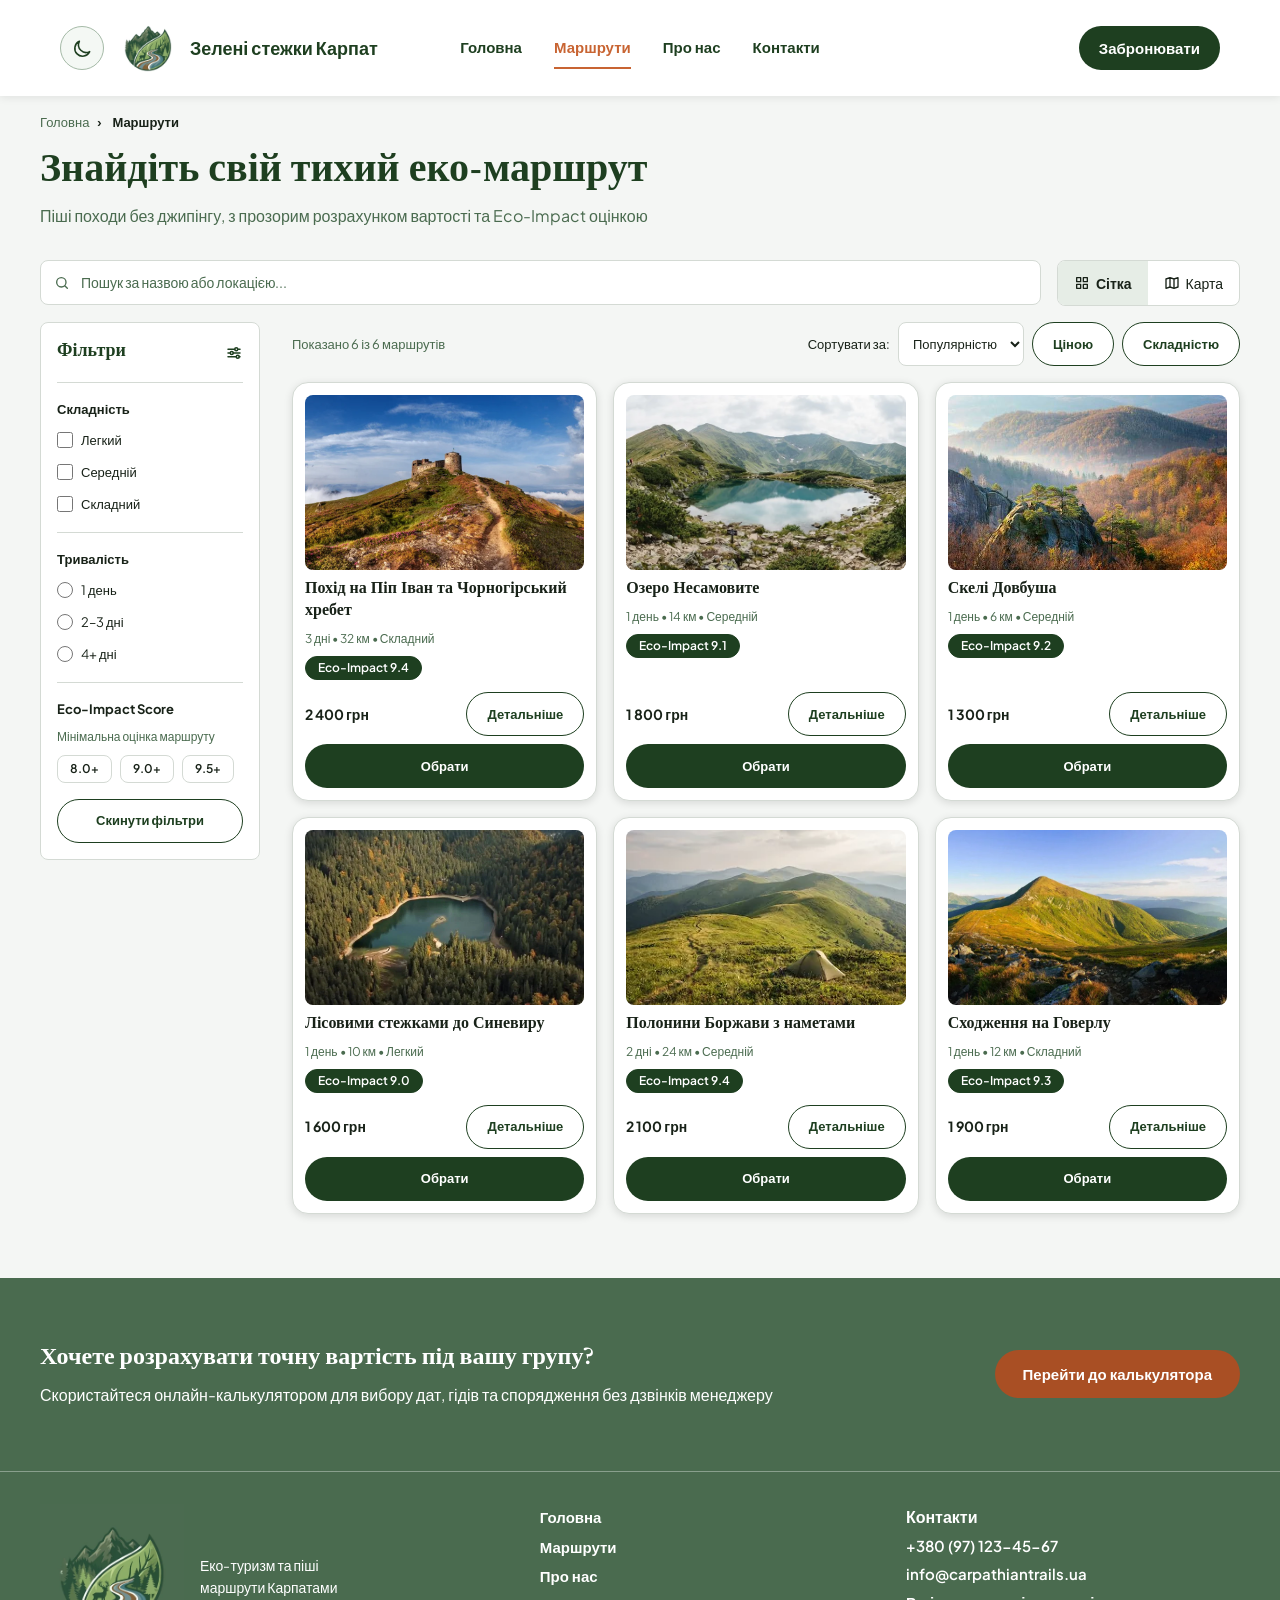
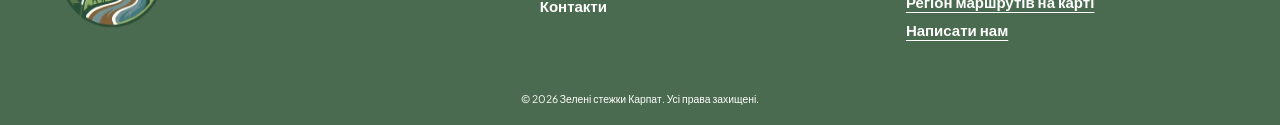
<file: routes.html>
<!DOCTYPE html>
<html class="scroll-smooth" lang="uk">
    <head>
        <meta charset="utf-8"/>
        <meta content="width=device-width, initial-scale=1.0" name="viewport"/>
        <title>
            Маршрути — Зелені стежки Карпат
        </title>
        <meta content="Каталог еко-маршрутів Карпатами: фільтри за складністю, тривалістю та Eco-Impact оцінкою." name="description"/>
        <link href="assets/images/favicon.png" rel="icon" type="image/png"/>
        <link href="https://fonts.googleapis.com" rel="preconnect"/>
        <link crossorigin="" href="https://fonts.gstatic.com" rel="preconnect"/>
        <link href="https://fonts.googleapis.com/css2?family=Newsreader:wght@600&amp;family=Plus+Jakarta+Sans:wght@400;600;700&amp;display=swap" rel="stylesheet"/>
        <script>!function(){let t;try{t=localStorage.getItem('zsk-theme')}catch(e){}if(t!=='dark'&&t!=='light'){t=window.matchMedia&&window.matchMedia('(prefers-color-scheme: dark)').matches?'dark':'light'}document.documentElement.dataset.theme=t}();</script>
        <link href="css/tailwind-built.css" rel="stylesheet"/>
        <link href="css/style.css" rel="stylesheet"/>
        <link href="css/theme.css" rel="stylesheet"/>
        <script defer="" src="js/routes-data.js">
        </script>
        <script defer="" src="js/site.js">
        </script>
        <meta content="#1E3F20" name="theme-color"/>
        <script defer src="js/theme.js"></script>
        <link rel="stylesheet" href="css/release.css"/>
    <script defer src="js/phone.js"></script>
<link rel="canonical" href="https://zelenistezhkykarpat.vercel.app/routes.html"/>
<meta property="og:type" content="website"/>
<meta property="og:title" content="Маршрути — Зелені стежки Карпат"/>
<meta property="og:description" content="Каталог еко-маршрутів Карпатами: фільтри за складністю, тривалістю та Eco-Impact оцінкою."/>
<meta property="og:url" content="https://zelenistezhkykarpat.vercel.app/routes.html"/>
<meta property="og:image" content="https://zelenistezhkykarpat.vercel.app/assets/images/hero-bg-desktop-1680.webp"/>
</head>
    <body class="bg-background font-main text-base text-neutral-dark antialiased">
        <a class="absolute -top-12 left-0 z-[200] bg-accent-hover px-4 py-2 text-white transition-[top] focus:top-0" href="#main-content" title="Перейти до основного вмісту">
            Перейти до основного вмісту
        </a>
        <!-- BEGIN HEADER -->
        <header class="sticky top-0 z-50 bg-white shadow-header">
            <div class="relative mx-auto flex h-20 max-w-container items-center justify-between gap-4 px-5 md:h-24 md:grid md:grid-cols-header">
                <div class="header-brand-group">
                    <button type="button" class="theme-switch" data-theme-toggle aria-label="Увімкнути темно-зелену тему" aria-pressed="false" title="Увімкнути темно-зелену тему">
                        <svg class="theme-switch-icon theme-icon-moon" aria-hidden="true" viewBox="0 0 24 24" fill="none" stroke="currentColor" stroke-width="1.8" stroke-linecap="round" stroke-linejoin="round"><path d="M20.2 15.6A8.8 8.8 0 0 1 8.4 3.8a8.9 8.9 0 1 0 11.8 11.8Z"/></svg>
                        <svg class="theme-switch-icon theme-icon-sun" aria-hidden="true" viewBox="0 0 24 24" fill="none" stroke="currentColor" stroke-width="1.8" stroke-linecap="round" stroke-linejoin="round"><circle cx="12" cy="12" r="4"/><path d="M12 2v2m0 16v2M4.93 4.93l1.41 1.41m11.32 11.32 1.41 1.41M2 12h2m16 0h2M4.93 19.07l1.41-1.41M17.66 6.34l1.41-1.41"/></svg>
                    </button>
                    <a class="flex items-center gap-2.5 text-base font-semibold text-primary transition-opacity hover:opacity-80 md:justify-self-start md:text-lg" href="index.html#hero" title="Зелені стежки Карпат">
                    <img alt="" class="h-12 w-auto shrink-0 md:h-16" data-theme-light-src="assets/images/logo_w-display.webp" data-theme-dark-src="assets/images/Logo_header_dark-display.webp" src="assets/images/logo_w-display.webp" width="64" height="64"/>
                    <span class="leading-tight">
                        Зелені стежки Карпат
                    </span>
                </a>
                </div>
                <!-- Бургер без JS: прихований чекбокс (peer) + два <label> -->
                <input class="peer sr-only" id="nav-toggle" type="checkbox"/>
                <label class="grid size-11 cursor-pointer place-items-center rounded-lg bg-background text-primary peer-focus-visible:outline peer-focus-visible:outline-2 peer-focus-visible:outline-offset-2 peer-focus-visible:outline-accent peer-checked:hidden md:hidden" for="nav-toggle">
                    <span class="sr-only">
                        Відкрити меню
                    </span>
                    <svg aria-hidden="true" class="" fill="none" focusable="false" height="20" stroke="currentColor" stroke-linecap="round" stroke-linejoin="round" stroke-width="2" viewBox="0 0 24 24" width="20">
                        <path d="M4 7h16M4 12h16M4 17h16">
                        </path>
                    </svg>
                </label>
                <label class="hidden size-11 cursor-pointer place-items-center rounded-lg bg-background text-primary peer-focus-visible:outline peer-focus-visible:outline-2 peer-focus-visible:outline-offset-2 peer-focus-visible:outline-accent peer-checked:grid md:peer-checked:hidden" for="nav-toggle">
                    <span class="sr-only">
                        Закрити меню
                    </span>
                    <svg aria-hidden="true" class="" fill="none" focusable="false" height="20" stroke="currentColor" stroke-linecap="round" stroke-linejoin="round" stroke-width="2" viewBox="0 0 24 24" width="20">
                        <path d="M6 6l12 12M18 6 6 18">
                        </path>
                    </svg>
                </label>
                <nav aria-label="Головна навігація" class="absolute inset-x-0 top-full hidden max-h-[calc(100vh-5rem)] overflow-y-auto bg-white px-5 pb-8 pt-4 shadow-header peer-checked:block md:static md:block md:max-h-none md:overflow-visible md:bg-transparent md:p-0 md:shadow-none" id="main-menu">
                    <p class="mb-2 text-2xs uppercase tracking-widest text-secondary md:hidden">
                        Меню
                    </p>
                    <ul class="flex flex-col gap-1 md:flex-row md:gap-5 lg:gap-8">
                        <li>
                            <a class="block border-l-4 border-transparent px-3.5 py-3 text-lg font-semibold text-primary transition-colors hover:border-accent hover:bg-background aria-[current=page]:border-accent aria-[current=page]:bg-background md:border-b-2 md:border-l-0 md:bg-transparent md:px-0 md:py-2 md:text-label md:hover:bg-transparent md:hover:text-accent md:aria-[current=page]:bg-transparent md:aria-[current=page]:text-accent" href="index.html#hero" title="Головна">
                                Головна
                            </a>
                        </li>
                        <li>
                            <a aria-current="page" class="block border-l-4 border-transparent px-3.5 py-3 text-lg font-semibold text-primary transition-colors hover:border-accent hover:bg-background aria-[current=page]:border-accent aria-[current=page]:bg-background md:border-b-2 md:border-l-0 md:bg-transparent md:px-0 md:py-2 md:text-label md:hover:bg-transparent md:hover:text-accent md:aria-[current=page]:bg-transparent md:aria-[current=page]:text-accent" href="routes.html" title="Маршрути">
                                Маршрути
                            </a>
                        </li>
                        <li>
                            <a class="block border-l-4 border-transparent px-3.5 py-3 text-lg font-semibold text-primary transition-colors hover:border-accent hover:bg-background aria-[current=page]:border-accent aria-[current=page]:bg-background md:border-b-2 md:border-l-0 md:bg-transparent md:px-0 md:py-2 md:text-label md:hover:bg-transparent md:hover:text-accent md:aria-[current=page]:bg-transparent md:aria-[current=page]:text-accent" href="about.html" title="Про нас">
                                Про нас
                            </a>
                        </li>
                        <li>
                            <a class="block border-l-4 border-transparent px-3.5 py-3 text-lg font-semibold text-primary transition-colors hover:border-accent hover:bg-background aria-[current=page]:border-accent aria-[current=page]:bg-background md:border-b-2 md:border-l-0 md:bg-transparent md:px-0 md:py-2 md:text-label md:hover:bg-transparent md:hover:text-accent md:aria-[current=page]:bg-transparent md:aria-[current=page]:text-accent" href="#contacts" title="Контакти">
                                Контакти
                            </a>
                        </li>
                    </ul>
                    <div class="mt-4 flex flex-col gap-4 md:hidden">
                        <a class="inline-flex min-h-11 items-center justify-center rounded-full text-center font-semibold transition duration-200 hover:-translate-y-0.5 motion-reduce:transition-none motion-reduce:hover:translate-y-0 px-7 py-3 text-label bg-primary text-white hover:bg-primary-hover w-full" href="booking.html" title="Забронювати">
                            Забронювати
                        </a>
                        <div class="flex flex-col gap-3 border-t border-line pt-4 text-sm">
                            <p>
                                Еко-туризм та піші маршрути Карпатами
                            </p>
                            <a class="transition-colors hover:text-accent-hover" href="tel:+380971234567" title="+380 (97) 123-45-67">
                                +380 (97) 123-45-67
                            </a>
                            <a class="transition-colors hover:text-accent-hover" href="mailto:info@carpathiantrails.ua" title="info@carpathiantrails.ua">
                                info@carpathiantrails.ua
                            </a>
                        </div>
                    </div>
                </nav>
                <a class="header-mobile-booking" href="booking.html" title="Перейти до бронювання">Забронювати</a>
                <a class="inline-flex min-h-11 items-center justify-center rounded-full text-center font-semibold transition duration-200 hover:-translate-y-0.5 motion-reduce:transition-none motion-reduce:hover:translate-y-0 px-7 py-3 text-label bg-primary text-white hover:bg-primary-hover hidden md:inline-flex md:justify-self-end md:px-5 md:py-2" href="booking.html" title="Забронювати">
                    Забронювати
                </a>
            </div>
        </header>
        <!-- END HEADER -->
        <!-- BEGIN MAIN -->
        <main id="main-content">
            <!-- BEGIN SECTION: Знайдіть свій тихий еко-маршрут -->
            <section aria-labelledby="page-title" class="px-5 pb-8 pt-4">
                <div class="mx-auto max-w-container">
                    <nav aria-label="Хлібні крихти" class="mb-4 text-xs">
                        <ol class="flex flex-wrap gap-2">
                            <li class="">
                                <a class="text-secondary transition-colors hover:text-accent-hover hover:underline" href="index.html#hero" title="Головна">
                                    Головна
                                </a>
                            </li>
                            <li aria-current="page" class="font-semibold before:mr-2 before:content-['›']">
                                Маршрути
                            </li>
                        </ol>
                    </nav>
                    <h1 class="font-heading text-page font-semibold text-primary" id="page-title">
                        Знайдіть свій тихий еко-маршрут
                    </h1>
                    <p class="mt-2 text-secondary">
                        Піші походи без джипінгу, з прозорим розрахунком вартості та Eco-Impact оцінкою
                    </p>
                </div>
            </section>
            <!-- END SECTION: Знайдіть свій тихий еко-маршрут -->
            <!-- BEGIN SECTION: Фільтри -->
            <section aria-label="Каталог маршрутів" class="px-5 pb-10 md:pb-16">
                <div class="mx-auto max-w-container">
                    <div class="mb-4 flex flex-col gap-4 md:flex-row">
                        <div class="relative flex-1 text-secondary" role="search">
                            <label class="sr-only" for="route-search">
                                Пошук маршруту
                            </label>
                            <svg aria-hidden="true" class="pointer-events-none absolute left-3.5 top-1/2 -translate-y-1/2" fill="none" focusable="false" height="16" stroke="currentColor" stroke-linecap="round" stroke-linejoin="round" stroke-width="2" viewBox="0 0 24 24" width="16">
                                <circle cx="11" cy="11" r="7">
                                </circle>
                                <path d="m20 20-3.5-3.5">
                                </path>
                            </svg>
                            <input aria-controls="route-cards" class="min-h-11 w-full rounded-lg border border-line bg-white py-2.5 pl-10 pr-3.5 text-sm text-neutral-dark placeholder:text-secondary" id="route-search" placeholder="Пошук за назвою або локацією..." type="search"/>
                        </div>
                        <div aria-label="Вигляд каталогу" class="flex self-start overflow-hidden rounded-lg border border-line bg-white md:self-auto" role="group">
                            <button aria-controls="route-cards" aria-pressed="true" class="flex min-h-11 items-center gap-1.5 px-4 text-sm transition-colors hover:bg-tint aria-pressed:bg-tint aria-pressed:font-semibold" data-view="grid" type="button">
                                <svg aria-hidden="true" class="" fill="none" focusable="false" height="16" stroke="currentColor" stroke-linecap="round" stroke-linejoin="round" stroke-width="2" viewBox="0 0 24 24" width="16">
                                    <rect height="6" width="6" x="4" y="4">
                                    </rect>
                                    <rect height="6" width="6" x="14" y="4">
                                    </rect>
                                    <rect height="6" width="6" x="4" y="14">
                                    </rect>
                                    <rect height="6" width="6" x="14" y="14">
                                    </rect>
                                </svg>
                                Сітка
                            </button>
                            <button aria-controls="routes-map" aria-pressed="false" class="flex min-h-11 items-center gap-1.5 px-4 text-sm transition-colors hover:bg-tint aria-pressed:bg-tint aria-pressed:font-semibold" data-view="map" type="button">
                                <svg aria-hidden="true" class="" fill="none" focusable="false" height="16" stroke="currentColor" stroke-linecap="round" stroke-linejoin="round" stroke-width="2" viewBox="0 0 24 24" width="16">
                                    <path d="M9 4 3 6v14l6-2 6 2 6-2V4l-6 2-6-2zM9 4v14M15 6v14">
                                    </path>
                                </svg>
                                Карта
                            </button>
                        </div>
                    </div>
                    <div class="grid items-start gap-8 lg:grid-cols-catalog">
                        <form aria-labelledby="filters-title" class="grid grid-cols-2 gap-x-4 rounded-lg border border-line bg-white p-4 lg:top-20 lg:block lg:sticky" id="filters-form">
                            <h2 class="col-span-2 mb-4 flex items-center justify-between font-heading text-lg font-semibold text-primary" id="filters-title">
                                Фільтри
                                <svg aria-hidden="true" class="" fill="none" focusable="false" height="18" stroke="currentColor" stroke-linecap="round" stroke-linejoin="round" stroke-width="2" viewBox="0 0 24 24" width="18">
                                    <path d="M4 7h9M17 7h3M4 12h3M11 12h9M4 17h11M19 17h1">
                                    </path>
                                    <circle cx="15" cy="7" r="2">
                                    </circle>
                                    <circle cx="9" cy="12" r="2">
                                    </circle>
                                    <circle cx="17" cy="17" r="2">
                                    </circle>
                                </svg>
                            </h2>
                            <div class="col-span-1 border-t border-line py-4">
                                <p class="mb-2 text-xs font-bold" id="f-level">
                                    Складність
                                </p>
                                <div aria-labelledby="f-level" class="flex flex-col gap-2" role="group">
                                    <label class="flex min-h-6 cursor-pointer items-center gap-2 text-xs">
                                        <input class="size-4 accent-primary" name="level" type="checkbox" value="Легкий"/>
                                        <span>
                                            Легкий
                                        </span>
                                    </label>
                                    <label class="flex min-h-6 cursor-pointer items-center gap-2 text-xs">
                                        <input class="size-4 accent-primary" name="level" type="checkbox" value="Середній"/>
                                        <span>
                                            Середній
                                        </span>
                                    </label>
                                    <label class="flex min-h-6 cursor-pointer items-center gap-2 text-xs">
                                        <input class="size-4 accent-primary" name="level" type="checkbox" value="Складний"/>
                                        <span>
                                            Складний
                                        </span>
                                    </label>
                                </div>
                            </div>
                            <div class="col-span-1 border-t border-line py-4">
                                <p class="mb-2 text-xs font-bold" id="f-days">
                                    Тривалість
                                </p>
                                <div aria-labelledby="f-days" class="flex flex-col gap-2" role="radiogroup">
                                    <label class="flex min-h-6 cursor-pointer items-center gap-2 text-xs">
                                        <input class="size-4 accent-primary" name="duration" type="radio" value="1"/>
                                        <span>
                                            1 день
                                        </span>
                                    </label>
                                    <label class="flex min-h-6 cursor-pointer items-center gap-2 text-xs">
                                        <input class="size-4 accent-primary" name="duration" type="radio" value="2-3"/>
                                        <span>
                                            2–3 дні
                                        </span>
                                    </label>
                                    <label class="flex min-h-6 cursor-pointer items-center gap-2 text-xs">
                                        <input class="size-4 accent-primary" name="duration" type="radio" value="4+"/>
                                        <span>
                                            4+ дні
                                        </span>
                                    </label>
                                </div>
                            </div>
                            <div class="col-span-1 border-t border-line py-4">
                                <p class="mb-2 text-xs font-bold" id="f-eco">
                                    Eco-Impact Score
                                </p>
                                <div aria-labelledby="f-eco" class="flex flex-col gap-2" role="radiogroup">
                                    <p class="text-2xs text-secondary">
                                        Мінімальна оцінка маршруту
                                    </p>
                                    <div class="flex flex-wrap gap-2">
                                        <label class="cursor-pointer">
                                            <input class="peer sr-only" name="eco" type="radio" value="8.0"/>
                                            <span class="inline-block rounded-lg border border-line px-3 py-1 text-2xs font-semibold transition-colors hover:bg-tint peer-checked:border-primary peer-checked:bg-primary peer-checked:text-white peer-focus-visible:outline peer-focus-visible:outline-2 peer-focus-visible:outline-offset-2 peer-focus-visible:outline-accent">
                                                8.0+
                                            </span>
                                        </label>
                                        <label class="cursor-pointer">
                                            <input class="peer sr-only" name="eco" type="radio" value="9.0"/>
                                            <span class="inline-block rounded-lg border border-line px-3 py-1 text-2xs font-semibold transition-colors hover:bg-tint peer-checked:border-primary peer-checked:bg-primary peer-checked:text-white peer-focus-visible:outline peer-focus-visible:outline-2 peer-focus-visible:outline-offset-2 peer-focus-visible:outline-accent">
                                                9.0+
                                            </span>
                                        </label>
                                        <label class="cursor-pointer">
                                            <input class="peer sr-only" name="eco" type="radio" value="9.5"/>
                                            <span class="inline-block rounded-lg border border-line px-3 py-1 text-2xs font-semibold transition-colors hover:bg-tint peer-checked:border-primary peer-checked:bg-primary peer-checked:text-white peer-focus-visible:outline peer-focus-visible:outline-2 peer-focus-visible:outline-offset-2 peer-focus-visible:outline-accent">
                                                9.5+
                                            </span>
                                        </label>
                                    </div>
                                </div>
                            </div>
                            <div class="col-span-2 pt-4 lg:pt-0">
                                <button class="inline-flex min-h-11 items-center justify-center rounded-full text-center font-semibold transition duration-200 hover:-translate-y-0.5 motion-reduce:transition-none motion-reduce:hover:translate-y-0 px-5 py-2 text-xs border border-primary bg-white text-primary hover:bg-tint w-full" type="reset">
                                    Скинути фільтри
                                </button>
                            </div>
                        </form>
                        <div>
                            <div class="mb-4 flex flex-wrap items-center justify-between gap-x-4 gap-y-2">
                                <p aria-live="polite" class="text-xs text-secondary" id="route-count">
                                    Показано 6 із 6 маршрутів
                                </p>
                                <div class="flex flex-wrap items-center gap-2">
                                    <label class="text-xs" for="sort">
                                        Сортувати за:
                                    </label>
                                    <select aria-controls="route-cards" class="min-h-11 rounded-lg border border-line bg-white px-2.5 py-1.5 text-xs" id="sort">
                                        <option value="popular">
                                            Популярністю
                                        </option>
                                        <option value="price">
                                            Ціною
                                        </option>
                                        <option value="level">
                                            Складністю
                                        </option>
                                        <option value="duration">
                                            Тривалістю
                                        </option>
                                    </select>
                                    <button class="inline-flex min-h-11 items-center justify-center rounded-full text-center font-semibold transition duration-200 hover:-translate-y-0.5 motion-reduce:transition-none motion-reduce:hover:translate-y-0 px-5 py-2 text-xs border border-primary bg-white text-primary hover:bg-tint" data-sort="price" type="button">
                                        Ціною
                                    </button>
                                    <button class="inline-flex min-h-11 items-center justify-center rounded-full text-center font-semibold transition duration-200 hover:-translate-y-0.5 motion-reduce:transition-none motion-reduce:hover:translate-y-0 px-5 py-2 text-xs border border-primary bg-white text-primary hover:bg-tint" data-sort="level" type="button">
                                        Складністю
                                    </button>
                                </div>
                            </div>
                            <div aria-live="polite" class="grid grid-cols-1 gap-4 sm:grid-cols-2 xl:grid-cols-3" id="route-cards">
                                <article class="flex flex-col gap-2 rounded-2xl border border-line bg-white p-3 shadow-soft transition duration-200 hover:-translate-y-1 hover:shadow-card-hover motion-reduce:transition-none motion-reduce:hover:translate-y-0" data-days="3" data-eco="9.4" data-level="Складний" data-price="2400" data-route="pip-ivan" data-search="похід на піп іван та чорногірський хребет 3 дні • 32 км • складний eco-impact 9.4 від 2 400 грн детальніше про маршрут похід на піп іван та чорногірський хребет обрати маршрут похід на піп іван та чорногірський хребет">
                                    <img width="800" height="600" alt="Вид на обсерваторію гори Піп Іван" class="aspect-[16/10] w-full rounded-lg object-cover" decoding="async" loading="lazy" src="assets/images/pip-ivan.jpg" srcset="assets/images/pip-ivan.webp 1x"/>
                                    <div class="flex grow flex-col gap-2">
                                        <h3 class="font-heading text-base font-semibold leading-snug text-neutral-dark">
                                            Похід на Піп Іван та Чорногірський хребет
                                        </h3>
                                        <p class="text-2xs text-secondary">
                                            3 дні • 32 км • Складний
                                        </p>
                                        <p class="inline-flex items-center gap-1 self-start rounded-full border px-3 py-0.5 text-2xs font-semibold border-primary bg-primary text-white">
                                            Eco-Impact 9.4
                                        </p>
                                        <div class="mt-auto flex items-center justify-between gap-2 pt-1">
                                            <p class="text-sm font-bold">
                                                2 400 грн
                                            </p>
                                            <a class="inline-flex min-h-11 items-center justify-center rounded-full text-center font-semibold transition duration-200 hover:-translate-y-0.5 motion-reduce:transition-none motion-reduce:hover:translate-y-0 px-5 py-2 text-xs border border-primary bg-white text-primary hover:bg-tint" href="route_pip_ivan.html" title="Детальніше про маршрут Похід на Піп Іван та Чорногірський хребет">
                                                Детальніше
                                                <span class="sr-only">
                                                    про маршрут Похід на Піп Іван та Чорногірський хребет
                                                </span>
                                            </a>
                                        </div>
                                        <a class="inline-flex min-h-11 items-center justify-center rounded-full text-center font-semibold transition duration-200 hover:-translate-y-0.5 motion-reduce:transition-none motion-reduce:hover:translate-y-0 px-5 py-2 text-xs bg-primary text-white hover:bg-primary-hover w-full" href="booking.html?route=pip-ivan" title="Обрати маршрут Похід на Піп Іван та Чорногірський хребет">
                                            Обрати
                                            <span class="sr-only">
                                                маршрут Похід на Піп Іван та Чорногірський хребет
                                            </span>
                                        </a>
                                    </div>
                                </article>
                                <article class="flex flex-col gap-2 rounded-2xl border border-line bg-white p-3 shadow-soft transition duration-200 hover:-translate-y-1 hover:shadow-card-hover motion-reduce:transition-none motion-reduce:hover:translate-y-0" data-days="1" data-eco="9.1" data-level="Середній" data-price="1800" data-route="nesamovute" data-search="озеро несамовите 1 день • 14 км • середній eco-impact 9.1 від 1 800 грн детальніше про маршрут озеро несамовите обрати маршрут озеро несамовите">
                                    <img width="924" height="400" alt="Гірське озеро Несамовите серед полонин" class="aspect-[16/10] w-full rounded-lg object-cover" decoding="async" loading="lazy" src="assets/images/nesamovute.png" srcset="assets/images/nesamovute.webp 1x"/>
                                    <div class="flex grow flex-col gap-2">
                                        <h3 class="font-heading text-base font-semibold leading-snug text-neutral-dark">
                                            Озеро Несамовите
                                        </h3>
                                        <p class="text-2xs text-secondary">
                                            1 день • 14 км • Середній
                                        </p>
                                        <p class="inline-flex items-center gap-1 self-start rounded-full border px-3 py-0.5 text-2xs font-semibold border-primary bg-primary text-white">
                                            Eco-Impact 9.1
                                        </p>
                                        <div class="mt-auto flex items-center justify-between gap-2 pt-1">
                                            <p class="text-sm font-bold">
                                                1 800 грн
                                            </p>
                                            <a class="inline-flex min-h-11 items-center justify-center rounded-full text-center font-semibold transition duration-200 hover:-translate-y-0.5 motion-reduce:transition-none motion-reduce:hover:translate-y-0 px-5 py-2 text-xs border border-primary bg-white text-primary hover:bg-tint" href="route_nesamovute.html" title="Детальніше про маршрут Озеро Несамовите">
                                                Детальніше
                                                <span class="sr-only">
                                                    про маршрут Озеро Несамовите
                                                </span>
                                            </a>
                                        </div>
                                        <a class="inline-flex min-h-11 items-center justify-center rounded-full text-center font-semibold transition duration-200 hover:-translate-y-0.5 motion-reduce:transition-none motion-reduce:hover:translate-y-0 px-5 py-2 text-xs bg-primary text-white hover:bg-primary-hover w-full" href="booking.html?route=nesamovute" title="Обрати маршрут Озеро Несамовите">
                                            Обрати
                                            <span class="sr-only">
                                                маршрут Озеро Несамовите
                                            </span>
                                        </a>
                                    </div>
                                </article>
                                <article class="flex flex-col gap-2 rounded-2xl border border-line bg-white p-3 shadow-soft transition duration-200 hover:-translate-y-1 hover:shadow-card-hover motion-reduce:transition-none motion-reduce:hover:translate-y-0" data-days="1" data-eco="9.2" data-level="Середній" data-price="1300" data-route="dovbush" data-search="скелі довбуша 1 день • 6 км • середній eco-impact 9.2 від 1 300 грн детальніше про маршрут скелі довбуша обрати маршрут скелі довбуша">
                                    <img alt="Скелі Довбуша серед осіннього лісу" class="aspect-[16/10] w-full rounded-lg object-cover" decoding="async" loading="lazy" src="assets/images/dovbush-rocks.jpg"/>
                                    <div class="flex grow flex-col gap-2">
                                        <h3 class="font-heading text-base font-semibold leading-snug text-neutral-dark">
                                            Скелі Довбуша
                                        </h3>
                                        <p class="text-2xs text-secondary">
                                            1 день • 6 км • Середній
                                        </p>
                                        <p class="inline-flex items-center gap-1 self-start rounded-full border px-3 py-0.5 text-2xs font-semibold border-primary bg-primary text-white">
                                            Eco-Impact 9.2
                                        </p>
                                        <div class="mt-auto flex items-center justify-between gap-2 pt-1">
                                            <p class="text-sm font-bold">
                                                1 300 грн
                                            </p>
                                            <a class="inline-flex min-h-11 items-center justify-center rounded-full text-center font-semibold transition duration-200 hover:-translate-y-0.5 motion-reduce:transition-none motion-reduce:hover:translate-y-0 px-5 py-2 text-xs border border-primary bg-white text-primary hover:bg-tint" href="route_dovbush_rocks.html" title="Детальніше про маршрут Скелі Довбуша">
                                                Детальніше
                                                <span class="sr-only">
                                                    про маршрут Скелі Довбуша
                                                </span>
                                            </a>
                                        </div>
                                        <a class="inline-flex min-h-11 items-center justify-center rounded-full text-center font-semibold transition duration-200 hover:-translate-y-0.5 motion-reduce:transition-none motion-reduce:hover:translate-y-0 px-5 py-2 text-xs bg-primary text-white hover:bg-primary-hover w-full" href="booking.html?route=dovbush" title="Обрати маршрут Скелі Довбуша">
                                            Обрати
                                            <span class="sr-only">
                                                маршрут Скелі Довбуша
                                            </span>
                                        </a>
                                    </div>
                                </article>
                                <article class="flex flex-col gap-2 rounded-2xl border border-line bg-white p-3 shadow-soft transition duration-200 hover:-translate-y-1 hover:shadow-card-hover motion-reduce:transition-none motion-reduce:hover:translate-y-0" data-days="1" data-eco="9.0" data-level="Легкий" data-price="1600" data-route="synevyr" data-search="лісовими стежками до синевиру 1 день • 10 км • легкий eco-impact 9.0 від 1 600 грн детальніше про маршрут лісовими стежками до синевиру обрати маршрут лісовими стежками до синевиру">
                                    <img width="1163" height="610" alt="Озеро Синевир серед лісу з висоти пташиного польоту" class="aspect-[16/10] w-full rounded-lg object-cover" decoding="async" loading="lazy" src="assets/images/synevyr.jpg" srcset="assets/images/synevyr.webp 1x"/>
                                    <div class="flex grow flex-col gap-2">
                                        <h3 class="font-heading text-base font-semibold leading-snug text-neutral-dark">
                                            Лісовими стежками до Синевиру
                                        </h3>
                                        <p class="text-2xs text-secondary">
                                            1 день • 10 км • Легкий
                                        </p>
                                        <p class="inline-flex items-center gap-1 self-start rounded-full border px-3 py-0.5 text-2xs font-semibold border-primary bg-primary text-white">
                                            Eco-Impact 9.0
                                        </p>
                                        <div class="mt-auto flex items-center justify-between gap-2 pt-1">
                                            <p class="text-sm font-bold">
                                                1 600 грн
                                            </p>
                                            <a class="inline-flex min-h-11 items-center justify-center rounded-full text-center font-semibold transition duration-200 hover:-translate-y-0.5 motion-reduce:transition-none motion-reduce:hover:translate-y-0 px-5 py-2 text-xs border border-primary bg-white text-primary hover:bg-tint" href="route_synevyr.html" title="Детальніше про маршрут Лісовими стежками до Синевиру">
                                                Детальніше
                                                <span class="sr-only">
                                                    про маршрут Лісовими стежками до Синевиру
                                                </span>
                                            </a>
                                        </div>
                                        <a class="inline-flex min-h-11 items-center justify-center rounded-full text-center font-semibold transition duration-200 hover:-translate-y-0.5 motion-reduce:transition-none motion-reduce:hover:translate-y-0 px-5 py-2 text-xs bg-primary text-white hover:bg-primary-hover w-full" href="booking.html?route=synevyr" title="Обрати маршрут Лісовими стежками до Синевиру">
                                            Обрати
                                            <span class="sr-only">
                                                маршрут Лісовими стежками до Синевиру
                                            </span>
                                        </a>
                                    </div>
                                </article>
                                <article class="flex flex-col gap-2 rounded-2xl border border-line bg-white p-3 shadow-soft transition duration-200 hover:-translate-y-1 hover:shadow-card-hover motion-reduce:transition-none motion-reduce:hover:translate-y-0" data-days="2" data-eco="9.4" data-level="Середній" data-price="2100" data-route="bordzava" data-search="полонини боржави з наметами 2 дні • 24 км • середній eco-impact 9.4 від 2 100 грн детальніше про маршрут полонини боржави з наметами обрати маршрут полонини боржави з наметами">
                                    <img width="300" height="200" alt="Полонини Боржави та намети на хребті" class="aspect-[16/10] w-full rounded-lg object-cover" decoding="async" loading="lazy" src="assets/images/bordzava.png" srcset="assets/images/bordzava.webp 1x"/>
                                    <div class="flex grow flex-col gap-2">
                                        <h3 class="font-heading text-base font-semibold leading-snug text-neutral-dark">
                                            Полонини Боржави з наметами
                                        </h3>
                                        <p class="text-2xs text-secondary">
                                            2 дні • 24 км • Середній
                                        </p>
                                        <p class="inline-flex items-center gap-1 self-start rounded-full border px-3 py-0.5 text-2xs font-semibold border-primary bg-primary text-white">
                                            Eco-Impact 9.4
                                        </p>
                                        <div class="mt-auto flex items-center justify-between gap-2 pt-1">
                                            <p class="text-sm font-bold">
                                                2 100 грн
                                            </p>
                                            <a class="inline-flex min-h-11 items-center justify-center rounded-full text-center font-semibold transition duration-200 hover:-translate-y-0.5 motion-reduce:transition-none motion-reduce:hover:translate-y-0 px-5 py-2 text-xs border border-primary bg-white text-primary hover:bg-tint" href="route_bordzava.html" title="Детальніше про маршрут Полонини Боржави з наметами">
                                                Детальніше
                                                <span class="sr-only">
                                                    про маршрут Полонини Боржави з наметами
                                                </span>
                                            </a>
                                        </div>
                                        <a class="inline-flex min-h-11 items-center justify-center rounded-full text-center font-semibold transition duration-200 hover:-translate-y-0.5 motion-reduce:transition-none motion-reduce:hover:translate-y-0 px-5 py-2 text-xs bg-primary text-white hover:bg-primary-hover w-full" href="booking.html?route=bordzava" title="Обрати маршрут Полонини Боржави з наметами">
                                            Обрати
                                            <span class="sr-only">
                                                маршрут Полонини Боржави з наметами
                                            </span>
                                        </a>
                                    </div>
                                </article>
                                <article class="flex flex-col gap-2 rounded-2xl border border-line bg-white p-3 shadow-soft transition duration-200 hover:-translate-y-1 hover:shadow-card-hover motion-reduce:transition-none motion-reduce:hover:translate-y-0" data-days="1" data-eco="9.3" data-level="Складний" data-price="1900" data-route="hoverla" data-search="сходження на говерлу 1 день • 12 км • складний eco-impact 9.3 від 1 900 грн детальніше про маршрут сходження на говерлу обрати маршрут сходження на говерлу">
                                    <img width="900" height="506" alt="Стежка до вершини Говерли" class="aspect-[16/10] w-full rounded-lg object-cover" decoding="async" loading="lazy" src="assets/images/hoverla.jpg" srcset="assets/images/hoverla.webp 1x"/>
                                    <div class="flex grow flex-col gap-2">
                                        <h3 class="font-heading text-base font-semibold leading-snug text-neutral-dark">
                                            Сходження на Говерлу
                                        </h3>
                                        <p class="text-2xs text-secondary">
                                            1 день • 12 км • Складний
                                        </p>
                                        <p class="inline-flex items-center gap-1 self-start rounded-full border px-3 py-0.5 text-2xs font-semibold border-primary bg-primary text-white">
                                            Eco-Impact 9.3
                                        </p>
                                        <div class="mt-auto flex items-center justify-between gap-2 pt-1">
                                            <p class="text-sm font-bold">
                                                1 900 грн
                                            </p>
                                            <a class="inline-flex min-h-11 items-center justify-center rounded-full text-center font-semibold transition duration-200 hover:-translate-y-0.5 motion-reduce:transition-none motion-reduce:hover:translate-y-0 px-5 py-2 text-xs border border-primary bg-white text-primary hover:bg-tint" href="route_hoverla.html" title="Детальніше про маршрут Сходження на Говерлу">
                                                Детальніше
                                                <span class="sr-only">
                                                    про маршрут Сходження на Говерлу
                                                </span>
                                            </a>
                                        </div>
                                        <a class="inline-flex min-h-11 items-center justify-center rounded-full text-center font-semibold transition duration-200 hover:-translate-y-0.5 motion-reduce:transition-none motion-reduce:hover:translate-y-0 px-5 py-2 text-xs bg-primary text-white hover:bg-primary-hover w-full" href="booking.html?route=hoverla" title="Обрати маршрут Сходження на Говерлу">
                                            Обрати
                                            <span class="sr-only">
                                                маршрут Сходження на Говерлу
                                            </span>
                                        </a>
                                    </div>
                                </article>
                            </div>
                            <!-- BEGIN SECTION: Українські Карпати на карті -->
                            <section aria-labelledby="routes-map-heading" class="hidden rounded-2xl border border-line bg-white p-4" id="routes-map">
                                <h2 class="mb-2 font-heading text-lg font-semibold text-primary" id="routes-map-heading">
                                    Українські Карпати на карті
                                </h2>
                                <p class="mb-4 text-sm text-secondary">
                                    Карта наближена до околиць Ворохти й Чорногори в Україні, без сусідніх країн у початковому огляді. Інші локації та точки старту зазначені на сторінках маршрутів.
                                </p>
                                <iframe allowfullscreen="" class="media-frame media-frame--map block w-full min-h-[360px] rounded-2xl md:min-h-[500px]" width="1200" height="520" loading="lazy" referrerpolicy="strict-origin-when-cross-origin" src="https://www.google.com/maps?q=48.29%2C24.57&amp;z=10&amp;output=embed" title="Google Maps: регіон екотурів Українськими Карпатами">
                                </iframe>
                            </section>
                            <!-- END SECTION: Українські Карпати на карті -->
                        </div>
                    </div>
                </div>
            </section>
            <!-- END SECTION: Фільтри -->
            <!-- BEGIN SECTION: Хочете розрахувати точну вартість під вашу групу? -->
            <section aria-labelledby="cta-title" class="on-dark bg-secondary px-5 py-10 md:py-16 text-white">
                <div class="mx-auto flex max-w-container flex-col items-start gap-8 md:flex-row md:items-center md:justify-between">
                    <div>
                        <h2 class="font-heading text-2xl font-semibold text-white" id="cta-title">
                            Хочете розрахувати точну вартість під вашу групу?
                        </h2>
                        <p class="mt-2">
                            Скористайтеся онлайн-калькулятором для вибору дат, гідів та спорядження без дзвінків менеджеру
                        </p>
                    </div>
                    <a class="inline-flex min-h-11 items-center justify-center rounded-full text-center font-semibold transition duration-200 hover:-translate-y-0.5 motion-reduce:transition-none motion-reduce:hover:translate-y-0 px-7 py-3 text-label bg-accent-hover text-white hover:bg-primary w-full md:w-auto" href="booking.html" title="Перейти до калькулятора">
                        Перейти до калькулятора
                    </a>
                </div>
            </section>
            <!-- END SECTION: Хочете розрахувати точну вартість під вашу групу? -->
        </main>
        <!-- END MAIN -->
        <!-- BEGIN FOOTER -->
        <footer class="on-dark scroll-mt-20 border-t border-white/35 bg-secondary px-5 pb-4 pt-8 text-white" id="contacts">
            <div class="mx-auto max-w-container">
                <div class="mb-8 grid grid-cols-1 items-start gap-8 md:grid-cols-2 lg:grid-cols-footer">
                    <a class="flex items-center gap-4 md:col-span-2 lg:col-span-1" href="index.html#hero" title="Еко-туризм та піші маршрути Карпатами">
                        <img alt="Зелені стежки Карпат" class="h-28 w-auto shrink-0 md:h-36" data-theme-light-src="assets/images/logo_g-display.webp" data-theme-dark-src="assets/images/Logo_footer_dark-display.webp" src="assets/images/logo_g-display.webp" width="64" height="64"/>
                        <span class="max-w-40 text-sm">
                            Еко-туризм та піші маршрути Карпатами
                        </span>
                    </a>
                    <nav aria-label="Навігація підвалу">
                        <ul class="flex flex-col gap-1">
                            <li>
                                <a class="text-label font-semibold transition-opacity hover:underline hover:opacity-75" href="index.html#hero" title="Головна">
                                    Головна
                                </a>
                            </li>
                            <li>
                                <a class="text-label font-semibold transition-opacity hover:underline hover:opacity-75" href="routes.html" title="Маршрути">
                                    Маршрути
                                </a>
                            </li>
                            <li>
                                <a class="text-label font-semibold transition-opacity hover:underline hover:opacity-75" href="about.html" title="Про нас">
                                    Про нас
                                </a>
                            </li>
                            <li>
                                <a class="text-label font-semibold transition-opacity hover:underline hover:opacity-75" href="#contacts" title="Контакти">
                                    Контакти
                                </a>
                            </li>
                        </ul>
                    </nav>
                    <address class="flex flex-col gap-1 not-italic">
                        <p class="font-bold">
                            Контакти
                        </p>
                        <a class="text-label font-semibold transition-opacity hover:underline hover:opacity-75" href="tel:+380971234567" title="+380 (97) 123-45-67">
                            +380 (97) 123-45-67
                        </a>
                        <a class="text-label font-semibold transition-opacity hover:underline hover:opacity-75" href="mailto:info@carpathiantrails.ua" title="info@carpathiantrails.ua">
                            info@carpathiantrails.ua
                        </a>
                        <a class="text-label font-semibold underline underline-offset-4 transition-opacity hover:opacity-80" href="index.html#map-region" title="Регіон маршрутів на карті">
                            Регіон маршрутів на карті
                        </a>
                    <a class="text-label font-semibold underline underline-offset-4 transition-opacity hover:opacity-80" href="index.html#feedback" title="Написати нам через форму зворотного зв'язку">Написати нам</a>
                    </address>
                </div>
                <p class="pt-2 text-center text-xs">
                    <small>
                        © 2026 Зелені стежки Карпат. Усі права захищені.
                    </small>
                </p>
            </div>
        </footer>
        <!-- END FOOTER -->
    </body>
</html>
</file>
<file: css/theme.css>
/* Темно-зелена тема — . Мінімалістичний перемикач у лівому куті шапки. */
.header-brand-group {
  display: flex;
  align-items: center;
  justify-self: start;
  min-width: 0;
  gap: 12px;
}
.header-brand-group > a { min-width: 0; }
.theme-switch {
  display: inline-grid;
  width: 44px;
  height: 44px;
  min-width: 44px;
  place-items: center;
  padding: 0;
  border: 1px solid #a5baa7;
  border-radius: 50%;
  background: #f4f8f4;
  color: #1e3f20;
  cursor: pointer;
  transition: color .18s ease, background-color .18s ease, border-color .18s ease;
}
.theme-switch:hover { background: #e1ece2; }
.theme-switch:focus-visible {outline: 3px solid #c86432; outline-offset: 3px;}
.theme-switch-icon { width: 21px; height: 21px; grid-area: 1 / 1; }
.theme-icon-sun { display: none; }
html[data-theme="dark"] .theme-icon-moon { display: none; }
html[data-theme="dark"] .theme-icon-sun { display: block; }
@media(max-width: 480px) {
  .header-brand-group { gap: 6px; }
  .theme-switch { width: 44px; height: 44px; min-width: 44px; }
  .header-brand-group a { gap: 5px; }
  .header-brand-group a img { height: 42px; }
  .header-brand-group a span {font-size: 13px; max-width: 130px;}
}
@media(min-width:768px) and (max-width:1099px) {
  .header-brand-group a span { display:none; }
}

html[data-theme="dark"] { color-scheme: dark; --color-primary:#daf1dc; --color-secondary:#c0d6c4; --color-accent:#f5a270; --color-accent-hover:#ba622f; --color-accent-tint:#3e392d; --color-line:#496b5a; --color-surface:#204236; }
html[data-theme="dark"] body {background:#10291f;color:#e8f3e9;}
html[data-theme="dark"] [class~="bg-background"] {background-color:#112c23;}
html[data-theme="dark"] [class~="bg-white"] {background-color:#1c3c31;}
html[data-theme="dark"] [class~="bg-tint"] {background-color:#284c3d;}
html[data-theme="dark"] [class~="bg-primary"] {background-color:#315b43;}
html[data-theme="dark"] [class~="bg-secondary"] {background-color:#204032;}
html[data-theme="dark"] [class~="text-primary"] {color:#e2f4e5;}
html[data-theme="dark"] [class~="text-secondary"] {color:#c5dacc;}
html[data-theme="dark"] [class~="text-neutral-dark"] {color:#eef6ed;}
html[data-theme="dark"] [class~="border-line"] {border-color:#496958;}
html[data-theme="dark"] [class~="border-neutral-dark"] {border-color:#507061;}
html[data-theme="dark"] [class~="bg-accent-hover"] {background-color:#b45328;}
html[data-theme="dark"] header {background:#16362a;border-bottom:1px solid #416451;}
html[data-theme="dark"] #main-menu {background:#16362a;}
html[data-theme="dark"] .theme-switch {background:transparent;color:#f3f6ed;border-color:#82a58d;}
html[data-theme="dark"] .theme-switch:hover {background:#315b43;}
html[data-theme="dark"] #hero {position:relative;isolation:isolate;}
html[data-theme="dark"] #hero::before {content:'';position:absolute;inset:0;z-index:-1;background:linear-gradient(90deg,rgba(5,25,18,.79),rgba(9,29,24,.26) 76%);}
html[data-theme="dark"] #hero [class~="text-neutral-dark"],html[data-theme="dark"] #hero p {color:#fff;}
html[data-theme="dark"] footer {background:#16362a;}
html[data-theme="dark"] footer a,html[data-theme="dark"] .on-dark {color:#f3f6ed;}
html[data-theme="dark"] [class~="shadow-card"],html[data-theme="dark"] [class~="shadow-soft"] {box-shadow:0 8px 22px rgba(0,0,0,.18);}
html[data-theme="dark"] input:not([type="radio"]):not([type="checkbox"]),html[data-theme="dark"] textarea,html[data-theme="dark"] select {color:#f4f6f0;background-color:#153327;border-color:#5d7965;}
html[data-theme="dark"] input::placeholder,html[data-theme="dark"] textarea::placeholder {color:#aec1b1;opacity:1;}
html[data-theme="dark"] input[type="radio"],html[data-theme="dark"] input[type="checkbox"] {accent-color:#c46b3f;}
html[data-theme="dark"] .gear-model-panel,html[data-theme="dark"] .gear-model-option {background-color:#224133;color:#ebf4ea;border-color:#57735e;}
html[data-theme="dark"] .gear-photo {background-color:#e7f1e8;}
html[data-theme="dark"] .gear-photo-placeholder {color:#31533c;}
html[data-theme="dark"] .feedback-section {background:#112c23;}
html[data-theme="dark"] .feedback-form,html[data-theme="dark"] .feedback-card,html[data-theme="dark"] .feedback-dialog {background:#1d3d30;color:#eaf7e8;border-color:#557660;}
html[data-theme="dark"] .feedback-form label,html[data-theme="dark"] .feedback-section p,html[data-theme="dark"] .feedback-form-status {color:#d3e6d4;}
html[data-theme="dark"] .feedback-form input,html[data-theme="dark"] .feedback-form textarea,html[data-theme="dark"] .feedback-form select {background:#173427;color:#eef7e9;border-color:#698371;}
html[data-theme="dark"] .feedback-dialog h2 {color:#eef7e9;}
html[data-theme="dark"] details, html[data-theme="dark"] article {border-color:#496958;}
html[data-theme="dark"] .on-dark [class~="text-white"],html[data-theme="dark"] [class~="text-white"] {color:#fff;}
@media(prefers-reduced-motion:reduce) {.theme-switch {transition:none;} }

/* Header, його навігація та footer мають один і той самий темно-зелений фон.
   На desktop прибираємо окремий прямокутник навігації. */
html[data-theme="dark"] header,
html[data-theme="dark"] footer { background-color: #16362a !important; }
@media (min-width: 768px) {
  html[data-theme="dark"] #main-menu {
    background-color: transparent !important;
    box-shadow: none !important;
  }
}
@media (max-width: 767px) {
  html[data-theme="dark"] #main-menu { background-color: #16362a !important; }
}

/* Перемикач «Сітка / Карта» у темній темі: контрастні обидва стани. */
html[data-theme="dark"] [aria-label="Вигляд каталогу"] {
  background: #16362a !important;
  border-color: #74947c !important;
}
html[data-theme="dark"] [aria-label="Вигляд каталогу"] [data-view] {
  background: transparent !important;
  color: #e8f3e9 !important;
  border-color: #74947c !important;
}
html[data-theme="dark"] [aria-label="Вигляд каталогу"] [data-view][aria-pressed="true"] {
  background: #426f54 !important;
  color: #ffffff !important;
  box-shadow: inset 0 0 0 1px #b5d0bd;
}
html[data-theme="dark"] [aria-label="Вигляд каталогу"] [data-view]:hover {
  background: #345d47 !important;
  color: #ffffff !important;
}
html[data-theme="dark"] [aria-label="Вигляд каталогу"] [data-view]:focus-visible {
  outline: 3px solid #f5a270;
  outline-offset: -3px;
}

/* мобільний хедер — компактний логотип, кнопка та меню без накладання. */
.header-mobile-booking { display: none; }
@media (max-width: 767px) {
  header .header-brand-group { gap: 6px; flex: 0 0 auto; }
  header .header-brand-group > a > span { display: none; }
  header .header-brand-group > a > img { height: 42px; width: auto; }
  header .theme-switch { width: 38px; height: 38px; min-width: 38px; }
  header .theme-switch-icon { width: 19px; height: 19px; }
  header > div { gap: 7px; }
  header label[for="nav-toggle"] { width: 38px; height: 38px; flex: 0 0 38px; }
  .header-mobile-booking {
    display: inline-flex;
    align-items: center;
    justify-content: center;
    flex: 0 0 auto;
    padding: 9px 11px;
    border-radius: 999px;
    font-size: 12px;
    font-weight: 700;
    line-height: 1.1;
    color: #fff;
    background-color: #1e3f20;
    text-decoration: none;
    min-height: 38px;
    white-space: nowrap;
  }
  .header-mobile-booking:focus-visible { outline: 3px solid #c86432; outline-offset: 2px; }
  html[data-theme="dark"] .header-mobile-booking { background-color: #315b43; color: #fff; }
}
@media (max-width: 359px) {
  header .header-brand-group > a > img { height: 36px; }
  header .theme-switch { width: 35px; height: 35px; min-width: 35px; }
  header label[for="nav-toggle"] { width: 35px; height: 35px; flex-basis: 35px; }
  .header-mobile-booking { font-size: 11px; padding: 8px 9px; }
}

/* виправлення дублювання кнопки бронювання */

@media (max-width: 767px) {
    /* Приховуємо десктопну кнопку на телефоні */
    header a.hidden[href="booking.html"] {
        display: none !important;
    }

    /* Залишаємо компактну мобільну кнопку */
    header .header-mobile-booking {
        display: inline-flex;
    }
}

/* розташування мобільного меню */

@media (max-width: 767px) {

    header > div {
        display: flex;
        align-items: center;
        justify-content: flex-start;
        gap: 8px;
    }

    /* Логотип і перемикач теми залишаються зліва */
    header .header-brand-group {
        margin-right: auto;
        flex-shrink: 0;
    }

    /* Бургер і хрестик перед кнопкою бронювання */
    header label[for="nav-toggle"] {
        order: 2;
        margin: 0;
        flex-shrink: 0;
    }

    /* Кнопка бронювання справа */
    header .header-mobile-booking {
        order: 3;
        margin: 0;
        flex-shrink: 0;
    }

    /* Десктопну кнопку ховаємо */
    header a.hidden[href="booking.html"] {
        display: none !important;
    }
}

/* оформлення відкритого бургер-меню */

@media (max-width: 767px) {

    #main-menu {
        position: absolute;
        top: 100%;
        left: 0;
        right: 0;
        z-index: 60;

        background-color: #ffffff;
        box-shadow: 0 12px 24px rgba(0, 0, 0, 0.15);
    }

    /* Темна тема */
    html[data-theme="dark"] #main-menu {
        background-color: #16362A !important;
    }

    /* Звичайні пункти меню */
    #main-menu li > a {
        color: #1E3F20 !important;
        background-color: transparent !important;
        border-radius: 6px;
    }

    html[data-theme="dark"] #main-menu li > a {
        color: #F3F6ED !important;
    }

    /* Активний пункт і наведення */
    #main-menu li > a:hover,
    #main-menu li > a:focus-visible,
    #main-menu li > a[aria-current="page"] {
        color: #1E3F20 !important;
        background-color: #E1ECE2 !important;
        border-left-color: #C86432;
    }

    /* Активний пункт у темній темі */
    html[data-theme="dark"] #main-menu li > a:hover,
    html[data-theme="dark"] #main-menu li > a:focus-visible,
    html[data-theme="dark"] #main-menu li > a[aria-current="page"] {
        color: #FFFFFF !important;
        background-color: #315B43 !important;
        border-left-color: #C86432;
    }

    /* Прибираємо дубль кнопки з випадаючого меню */
    #main-menu > div.mt-4 > a[href="booking.html"] {
        display: none !important;
    }
}
</file>
<file: css/release.css>
/* Final release: keyboard navigation and country selector retain the existing design tokens. */
:where(a,button,input,select,textarea,summary,[tabindex]):focus-visible{outline:3px solid #A94F24;outline-offset:3px;}
.zsk-phone-control{display:flex;gap:8px;min-width:0;align-items:stretch}
.zsk-phone-country{width:clamp(104px,40%,150px);min-width:0;flex:none;border:1px solid #D4DAD4;border-radius:8px;background:#fff;color:#182218;padding:0 5px;font-size:.8rem;min-height:44px}
.zsk-phone-control>input{min-width:0;flex:1;width:100%}
.zsk-tent-choice{margin-top:12px;padding:12px;border:1px solid #D4DAD4;border-radius:10px}
.zsk-tent-choice[hidden]{display:none!important}
.zsk-tent-choice label{display:flex;gap:8px;align-items:center;margin-top:8px;font-size:.875rem}
.zsk-tent-choice input{accent-color:#C86432}
@media (prefers-reduced-motion:reduce){html{scroll-behavior:auto!important}*,*::before,*::after{animation-duration:.01ms!important;transition-duration:.01ms!important}}

/* Phone control: visible country code with default +380, without duplicated prefix in the field. */
.zsk-phone-control{display:flex;align-items:stretch;gap:8px;width:100%;min-width:0}
.zsk-phone-country{width:clamp(122px,38%,174px);min-width:0;flex:0 0 auto;border:1px solid #cad6cb;border-radius:8px;background:#fff;color:#1e3f20;padding:0 8px;font-size:12px;cursor:pointer}
.zsk-phone-control>input{width:0;min-width:0;flex:1 1 auto;font-variant-numeric:tabular-nums;letter-spacing:.018em}
.zsk-tent-extension[hidden],.zsk-tent-option[hidden]{display:none!important}
.zsk-tent-fieldset{min-width:0;border:0;padding:0;margin:0}
.zsk-tent-option{display:flex;min-height:44px;align-items:center;gap:10px;padding:10px 12px;margin:8px 0 0;border:1px solid #b9cbbd;border-radius:9px;background:transparent;cursor:pointer;font-size:13px}
.zsk-tent-option:has(input:checked){border-color:#c86432;background:#fff4ed}
.zsk-tent-option input{width:17px;height:17px;flex:0 0 17px;accent-color:#c86432}
html[data-theme="dark"] .zsk-phone-country{background:#1c3c31;color:#eaf5ea;border-color:#678270}
html[data-theme="dark"] .zsk-tent-option{border-color:#678270;color:#eaf5ea}
html[data-theme="dark"] .zsk-tent-option:has(input:checked){background:#3b4031;border-color:#eaa776}
@media(max-width:380px){.zsk-phone-country{width:116px;font-size:11px;padding:0 3px}.zsk-phone-control{gap:6px}}
</file>
<file: css/selfstudy-polish.css>
/* Самостійна робота: точкові мікровзаємодії сторінки «Про нас».
   Не змінює сітки, шрифти, базову палітру й текст сайту. */
.ss-fact,
.ss-principle,
.ss-guide-card {
  transition: transform .32s cubic-bezier(.2,.8,.2,1),
              box-shadow .32s ease, border-color .32s ease,
              background-color .32s ease;
  will-change: auto;
}
.ss-fact:hover,
.ss-principle:hover {
  transform: translateY(-5px);
  border-color: var(--color-accent, #C86432);
  box-shadow: 0 12px 25px rgba(17, 60, 37, .16);
}
.ss-principle {
  border: 1px solid transparent;
}
.ss-principle:hover {
  background-color: #f9fcf6;
}
.ss-principle img {
  transition: transform .35s ease;
}
.ss-principle:hover img {
  transform: scale(1.09) rotate(-4deg);
}
/* Портрет: делікатне підняття і кінематографічне збільшення при наведенні. */
.ss-guide-card {
  overflow: hidden;
  animation: ss-guide-reveal .8s cubic-bezier(.2,.8,.2,1) backwards;
}
.ss-guide-card:hover {
  transform: translateY(-7px) rotate(-.6deg);
  box-shadow: 0 18px 38px rgba(16, 41, 31, .23);
  border-color: #9db7a1;
}
.ss-guide-card > img {
  transition: transform .6s cubic-bezier(.2,.8,.2,1);
}
.ss-guide-card:hover > img {
  transform: scale(1.035);
}
.ss-guide-card figcaption {
  transition: transform .35s ease;
}
.ss-guide-card:hover figcaption {
  transform: translateY(-3px);
}
@keyframes ss-guide-reveal {
  from { opacity: 0; transform: translateY(9px); }
  to { opacity: 1; transform: translateY(0); }
}
html[data-theme="dark"] .ss-principle:hover,
html[data-theme="dark"] .ss-fact:hover { background-color: #214333; }
@media (prefers-reduced-motion: reduce) {
  .ss-fact, .ss-principle, .ss-guide-card,
  .ss-principle img, .ss-guide-card > img, .ss-guide-card figcaption {
    animation: none !important;
    transition: none !important;
    transform: none !important;
  }
}
</file>
<file: css/index-bundle.css>
/* Bundled source: tailwind-built.css */
/*! tailwindcss v4.1.10 | MIT License | https://tailwindcss.com */
@layer properties;
@layer theme, base, components, utilities;
@layer theme {
  :root, :host {
    --font-sans: ui-sans-serif, system-ui, sans-serif, "Apple Color Emoji",
      "Segoe UI Emoji", "Segoe UI Symbol", "Noto Color Emoji";
    --font-mono: ui-monospace, SFMono-Regular, Menlo, Monaco, Consolas, "Liberation Mono",
      "Courier New", monospace;
    --color-red-700: oklch(50.5% 0.213 27.518);
    --color-white: #fff;
    --spacing: 0.25rem;
    --container-3xl: 48rem;
    --container-4xl: 56rem;
    --text-xs: 0.8125rem;
    --text-xs--line-height: 1.6;
    --text-sm: 0.875rem;
    --text-sm--line-height: 1.6;
    --text-base: 1rem;
    --text-base--line-height: 1.6;
    --text-lg: 1.125rem;
    --text-lg--line-height: 1.5;
    --text-2xl: 1.5rem;
    --text-2xl--line-height: calc(2 / 1.5);
    --font-weight-normal: 400;
    --font-weight-medium: 500;
    --font-weight-semibold: 600;
    --font-weight-bold: 700;
    --tracking-widest: 0.1em;
    --leading-tight: 1.25;
    --leading-snug: 1.375;
    --leading-normal: 1.5;
    --radius-md: 0.375rem;
    --radius-lg: 0.5rem;
    --radius-xl: 0.75rem;
    --radius-2xl: 1rem;
    --aspect-video: 16 / 9;
    --default-transition-duration: 150ms;
    --default-transition-timing-function: cubic-bezier(0.4, 0, 0.2, 1);
    --default-font-family: var(--font-sans);
    --default-mono-font-family: var(--font-mono);
    --color-primary: #1E3F20;
    --color-primary-hover: #2A5A2D;
    --color-secondary: #4A6B4F;
    --color-accent: #C86432;
    --color-accent-hover: #A94F24;
    --color-accent-tint: #FBEDE6;
    --color-neutral-dark: #182218;
    --color-background: #F4F6F4;
    --color-tint: #E6EDE6;
    --color-line: #D4DAD4;
    --font-main: "Plus Jakarta Sans", sans-serif;
    --font-heading: Newsreader, serif;
    --text-2xs: 0.75rem;
    --text-2xs--line-height: 1.5;
    --text-label: 0.9375rem;
    --text-label--line-height: 1.6;
    --text-title: 1.375rem;
    --text-title--line-height: 1.3;
    --text-h2: clamp(1.5rem, 1rem + 2vw, 2rem);
    --text-h2--line-height: 1.2;
    --text-page: clamp(1.75rem, 4vw, 2.5rem);
    --text-page--line-height: 1.15;
    --text-hero: clamp(1.75rem, 4vw, 2.75rem);
    --text-hero--line-height: 1.1;
    --text-confirm: clamp(1.75rem, 4vw, 2.25rem);
    --text-confirm--line-height: 1.2;
    --container-container: 1200px;
    --container-narrow: 1000px;
    --container-text: 600px;
    --container-hero: 1000px;
    --container-cta: 640px;
    --container-figure: 420px;
    --spacing-card-img: 170px;
  }
}
@layer base {
  *, ::after, ::before, ::backdrop, ::file-selector-button {
    box-sizing: border-box;
    margin: 0;
    padding: 0;
    border: 0 solid;
  }
  html, :host {
    line-height: 1.5;
    -webkit-text-size-adjust: 100%;
    tab-size: 4;
    font-family: var(--default-font-family, ui-sans-serif, system-ui, sans-serif, "Apple Color Emoji", "Segoe UI Emoji", "Segoe UI Symbol", "Noto Color Emoji");
    font-feature-settings: var(--default-font-feature-settings, normal);
    font-variation-settings: var(--default-font-variation-settings, normal);
    -webkit-tap-highlight-color: transparent;
  }
  hr {
    height: 0;
    color: inherit;
    border-top-width: 1px;
  }
  abbr:where([title]) {
    -webkit-text-decoration: underline dotted;
    text-decoration: underline dotted;
  }
  h1, h2, h3, h4, h5, h6 {
    font-size: inherit;
    font-weight: inherit;
  }
  a {
    color: inherit;
    -webkit-text-decoration: inherit;
    text-decoration: inherit;
  }
  b, strong {
    font-weight: bolder;
  }
  code, kbd, samp, pre {
    font-family: var(--default-mono-font-family, ui-monospace, SFMono-Regular, Menlo, Monaco, Consolas, "Liberation Mono", "Courier New", monospace);
    font-feature-settings: var(--default-mono-font-feature-settings, normal);
    font-variation-settings: var(--default-mono-font-variation-settings, normal);
    font-size: 1em;
  }
  small {
    font-size: 80%;
  }
  sub, sup {
    font-size: 75%;
    line-height: 0;
    position: relative;
    vertical-align: baseline;
  }
  sub {
    bottom: -0.25em;
  }
  sup {
    top: -0.5em;
  }
  table {
    text-indent: 0;
    border-color: inherit;
    border-collapse: collapse;
  }
  :-moz-focusring {
    outline: auto;
  }
  progress {
    vertical-align: baseline;
  }
  summary {
    display: list-item;
  }
  ol, ul, menu {
    list-style: none;
  }
  img, svg, video, canvas, audio, iframe, embed, object {
    display: block;
    vertical-align: middle;
  }
  img, video {
    max-width: 100%;
    height: auto;
  }
  button, input, select, optgroup, textarea, ::file-selector-button {
    font: inherit;
    font-feature-settings: inherit;
    font-variation-settings: inherit;
    letter-spacing: inherit;
    color: inherit;
    border-radius: 0;
    background-color: transparent;
    opacity: 1;
  }
  :where(select:is([multiple], [size])) optgroup {
    font-weight: bolder;
  }
  :where(select:is([multiple], [size])) optgroup option {
    padding-inline-start: 20px;
  }
  ::file-selector-button {
    margin-inline-end: 4px;
  }
  ::placeholder {
    opacity: 1;
  }
  @supports (not (-webkit-appearance: -apple-pay-button))  or (contain-intrinsic-size: 1px) {
    ::placeholder {
      color: currentcolor;
      @supports (color: color-mix(in lab, red, red)) {
        color: color-mix(in oklab, currentcolor 50%, transparent);
      }
    }
  }
  textarea {
    resize: vertical;
  }
  ::-webkit-search-decoration {
    -webkit-appearance: none;
  }
  ::-webkit-date-and-time-value {
    min-height: 1lh;
    text-align: inherit;
  }
  ::-webkit-datetime-edit {
    display: inline-flex;
  }
  ::-webkit-datetime-edit-fields-wrapper {
    padding: 0;
  }
  ::-webkit-datetime-edit, ::-webkit-datetime-edit-year-field, ::-webkit-datetime-edit-month-field, ::-webkit-datetime-edit-day-field, ::-webkit-datetime-edit-hour-field, ::-webkit-datetime-edit-minute-field, ::-webkit-datetime-edit-second-field, ::-webkit-datetime-edit-millisecond-field, ::-webkit-datetime-edit-meridiem-field {
    padding-block: 0;
  }
  :-moz-ui-invalid {
    box-shadow: none;
  }
  button, input:where([type="button"], [type="reset"], [type="submit"]), ::file-selector-button {
    appearance: button;
  }
  ::-webkit-inner-spin-button, ::-webkit-outer-spin-button {
    height: auto;
  }
  [hidden]:where(:not([hidden="until-found"])) {
    display: none !important;
  }
}
@layer utilities {
  .pointer-events-none {
    pointer-events: none;
  }
  .sr-only {
    position: absolute;
    width: 1px;
    height: 1px;
    padding: 0;
    margin: -1px;
    overflow: hidden;
    clip: rect(0, 0, 0, 0);
    white-space: nowrap;
    border-width: 0;
  }
  .absolute {
    position: absolute;
  }
  .relative {
    position: relative;
  }
  .sticky {
    position: sticky;
  }
  .inset-0 {
    inset: calc(var(--spacing) * 0);
  }
  .inset-x-0 {
    inset-inline: calc(var(--spacing) * 0);
  }
  .-top-12 {
    top: calc(var(--spacing) * -12);
  }
  .top-0 {
    top: calc(var(--spacing) * 0);
  }
  .top-1\/2 {
    top: calc(1/2 * 100%);
  }
  .top-full {
    top: 100%;
  }
  .bottom-4 {
    bottom: calc(var(--spacing) * 4);
  }
  .bottom-6 {
    bottom: calc(var(--spacing) * 6);
  }
  .left-0 {
    left: calc(var(--spacing) * 0);
  }
  .left-3 {
    left: calc(var(--spacing) * 3);
  }
  .left-3\.5 {
    left: calc(var(--spacing) * 3.5);
  }
  .left-4 {
    left: calc(var(--spacing) * 4);
  }
  .left-6 {
    left: calc(var(--spacing) * 6);
  }
  .z-50 {
    z-index: 50;
  }
  .z-\[200\] {
    z-index: 200;
  }
  .order-last {
    order: 9999;
  }
  .col-span-1 {
    grid-column: span 1 / span 1;
  }
  .col-span-2 {
    grid-column: span 2 / span 2;
  }
  .mx-auto {
    margin-inline: auto;
  }
  .mt-0\.5 {
    margin-top: calc(var(--spacing) * 0.5);
  }
  .mt-1 {
    margin-top: calc(var(--spacing) * 1);
  }
  .mt-2 {
    margin-top: calc(var(--spacing) * 2);
  }
  .mt-3 {
    margin-top: calc(var(--spacing) * 3);
  }
  .mt-4 {
    margin-top: calc(var(--spacing) * 4);
  }
  .mt-6 {
    margin-top: calc(var(--spacing) * 6);
  }
  .mt-auto {
    margin-top: auto;
  }
  .mb-1\.5 {
    margin-bottom: calc(var(--spacing) * 1.5);
  }
  .mb-2 {
    margin-bottom: calc(var(--spacing) * 2);
  }
  .mb-3 {
    margin-bottom: calc(var(--spacing) * 3);
  }
  .mb-4 {
    margin-bottom: calc(var(--spacing) * 4);
  }
  .mb-5 {
    margin-bottom: calc(var(--spacing) * 5);
  }
  .mb-6 {
    margin-bottom: calc(var(--spacing) * 6);
  }
  .mb-8 {
    margin-bottom: calc(var(--spacing) * 8);
  }
  .ml-auto {
    margin-left: auto;
  }
  .block {
    display: block;
  }
  .flex {
    display: flex;
  }
  .grid {
    display: grid;
  }
  .hidden {
    display: none;
  }
  .inline-block {
    display: inline-block;
  }
  .inline-flex {
    display: inline-flex;
  }
  .inline-grid {
    display: inline-grid;
  }
  .aspect-\[3\/4\] {
    aspect-ratio: 3/4;
  }
  .aspect-\[4\/3\] {
    aspect-ratio: 4/3;
  }
  .aspect-\[16\/6\] {
    aspect-ratio: 16/6;
  }
  .aspect-\[16\/10\] {
    aspect-ratio: 16/10;
  }
  .aspect-video {
    aspect-ratio: var(--aspect-video);
  }
  .size-4 {
    width: calc(var(--spacing) * 4);
    height: calc(var(--spacing) * 4);
  }
  .size-5 {
    width: calc(var(--spacing) * 5);
    height: calc(var(--spacing) * 5);
  }
  .size-7 {
    width: calc(var(--spacing) * 7);
    height: calc(var(--spacing) * 7);
  }
  .size-10 {
    width: calc(var(--spacing) * 10);
    height: calc(var(--spacing) * 10);
  }
  .size-11 {
    width: calc(var(--spacing) * 11);
    height: calc(var(--spacing) * 11);
  }
  .size-14 {
    width: calc(var(--spacing) * 14);
    height: calc(var(--spacing) * 14);
  }
  .size-45 {
    width: calc(var(--spacing) * 45);
    height: calc(var(--spacing) * 45);
  }
  .size-full {
    width: 100%;
    height: 100%;
  }
  .h-10 {
    height: calc(var(--spacing) * 10);
  }
  .h-12 {
    height: calc(var(--spacing) * 12);
  }
  .h-14 {
    height: calc(var(--spacing) * 14);
  }
  .h-18 {
    height: calc(var(--spacing) * 18);
  }
  .h-20 {
    height: calc(var(--spacing) * 20);
  }
  .h-28 {
    height: calc(var(--spacing) * 28);
  }
  .h-36 {
    height: calc(var(--spacing) * 36);
  }
  .h-card-img {
    height: var(--spacing-card-img);
  }
  .h-full {
    height: 100%;
  }
  .max-h-\[calc\(100vh-5rem\)\] {
    max-height: calc(100vh - 5rem);
  }
  .min-h-0 {
    min-height: calc(var(--spacing) * 0);
  }
  .min-h-6 {
    min-height: calc(var(--spacing) * 6);
  }
  .min-h-11 {
    min-height: calc(var(--spacing) * 11);
  }
  .min-h-\[360px\] {
    min-height: 360px;
  }
  .min-h-\[480px\] {
    min-height: 480px;
  }
  .w-14 {
    width: calc(var(--spacing) * 14);
  }
  .w-16 {
    width: calc(var(--spacing) * 16);
  }
  .w-24 {
    width: calc(var(--spacing) * 24);
  }
  .w-\[min\(92vw\,540px\)\] {
    width: min(92vw, 540px);
  }
  .w-auto {
    width: auto;
  }
  .w-full {
    width: 100%;
  }
  .max-w-3xl {
    max-width: var(--container-3xl);
  }
  .max-w-4xl {
    max-width: var(--container-4xl);
  }
  .max-w-40 {
    max-width: calc(var(--spacing) * 40);
  }
  .max-w-\[35rem\] {
    max-width: 35rem;
  }
  .max-w-container {
    max-width: var(--container-container);
  }
  .max-w-cta {
    max-width: var(--container-cta);
  }
  .max-w-figure {
    max-width: var(--container-figure);
  }
  .max-w-hero {
    max-width: var(--container-hero);
  }
  .max-w-narrow {
    max-width: var(--container-narrow);
  }
  .max-w-text {
    max-width: var(--container-text);
  }
  .min-w-0 {
    min-width: calc(var(--spacing) * 0);
  }
  .flex-1 {
    flex: 1;
  }
  .shrink-0 {
    flex-shrink: 0;
  }
  .grow {
    flex-grow: 1;
  }
  .-translate-y-1\/2 {
    --tw-translate-y: calc(calc(1/2 * 100%) * -1);
    translate: var(--tw-translate-x) var(--tw-translate-y);
  }
  .cursor-pointer {
    cursor: pointer;
  }
  .scroll-mt-20 {
    scroll-margin-top: calc(var(--spacing) * 20);
  }
  .grid-cols-1 {
    grid-template-columns: repeat(1, minmax(0, 1fr));
  }
  .grid-cols-2 {
    grid-template-columns: repeat(2, minmax(0, 1fr));
  }
  .flex-col {
    flex-direction: column;
  }
  .flex-wrap {
    flex-wrap: wrap;
  }
  .place-items-center {
    place-items: center;
  }
  .items-center {
    align-items: center;
  }
  .items-start {
    align-items: flex-start;
  }
  .justify-between {
    justify-content: space-between;
  }
  .justify-center {
    justify-content: center;
  }
  .justify-end {
    justify-content: flex-end;
  }
  .gap-1 {
    gap: calc(var(--spacing) * 1);
  }
  .gap-1\.5 {
    gap: calc(var(--spacing) * 1.5);
  }
  .gap-2 {
    gap: calc(var(--spacing) * 2);
  }
  .gap-2\.5 {
    gap: calc(var(--spacing) * 2.5);
  }
  .gap-3 {
    gap: calc(var(--spacing) * 3);
  }
  .gap-4 {
    gap: calc(var(--spacing) * 4);
  }
  .gap-8 {
    gap: calc(var(--spacing) * 8);
  }
  .gap-px {
    gap: 1px;
  }
  .space-y-3 {
    :where(& > :not(:last-child)) {
      --tw-space-y-reverse: 0;
      margin-block-start: calc(calc(var(--spacing) * 3) * var(--tw-space-y-reverse));
      margin-block-end: calc(calc(var(--spacing) * 3) * calc(1 - var(--tw-space-y-reverse)));
    }
  }
  .space-y-4 {
    :where(& > :not(:last-child)) {
      --tw-space-y-reverse: 0;
      margin-block-start: calc(calc(var(--spacing) * 4) * var(--tw-space-y-reverse));
      margin-block-end: calc(calc(var(--spacing) * 4) * calc(1 - var(--tw-space-y-reverse)));
    }
  }
  .gap-x-4 {
    column-gap: calc(var(--spacing) * 4);
  }
  .gap-y-2 {
    row-gap: calc(var(--spacing) * 2);
  }
  .self-start {
    align-self: flex-start;
  }
  .overflow-hidden {
    overflow: hidden;
  }
  .overflow-y-auto {
    overflow-y: auto;
  }
  .scroll-smooth {
    scroll-behavior: smooth;
  }
  .rounded {
    border-radius: 0.25rem;
  }
  .rounded-2xl {
    border-radius: var(--radius-2xl);
  }
  .rounded-full {
    border-radius: calc(infinity * 1px);
  }
  .rounded-lg {
    border-radius: var(--radius-lg);
  }
  .rounded-md {
    border-radius: var(--radius-md);
  }
  .rounded-xl {
    border-radius: var(--radius-xl);
  }
  .border {
    border-style: var(--tw-border-style);
    border-width: 1px;
  }
  .border-y {
    border-block-style: var(--tw-border-style);
    border-block-width: 1px;
  }
  .border-t {
    border-top-style: var(--tw-border-style);
    border-top-width: 1px;
  }
  .border-l-4 {
    border-left-style: var(--tw-border-style);
    border-left-width: 4px;
  }
  .border-accent {
    border-color: var(--color-accent);
  }
  .border-line {
    border-color: var(--color-line);
  }
  .border-neutral-dark {
    border-color: var(--color-neutral-dark);
  }
  .border-primary {
    border-color: var(--color-primary);
  }
  .border-secondary {
    border-color: var(--color-secondary);
  }
  .border-transparent {
    border-color: transparent;
  }
  .border-white {
    border-color: var(--color-white);
  }
  .border-white\/35 {
    border-color: color-mix(in srgb, #fff 35%, transparent);
    @supports (color: color-mix(in lab, red, red)) {
      border-color: color-mix(in oklab, var(--color-white) 35%, transparent);
    }
  }
  .bg-accent-hover {
    background-color: var(--color-accent-hover);
  }
  .bg-accent-tint {
    background-color: var(--color-accent-tint);
  }
  .bg-background {
    background-color: var(--color-background);
  }
  .bg-line {
    background-color: var(--color-line);
  }
  .bg-primary {
    background-color: var(--color-primary);
  }
  .bg-secondary {
    background-color: var(--color-secondary);
  }
  .bg-tint {
    background-color: var(--color-tint);
  }
  .bg-white {
    background-color: var(--color-white);
  }
  .bg-cover {
    background-size: cover;
  }
  .bg-center {
    background-position: center;
  }
  .bg-no-repeat {
    background-repeat: no-repeat;
  }
  .object-cover {
    object-fit: cover;
  }
  .p-0 {
    padding: calc(var(--spacing) * 0);
  }
  .p-3 {
    padding: calc(var(--spacing) * 3);
  }
  .p-4 {
    padding: calc(var(--spacing) * 4);
  }
  .p-6 {
    padding: calc(var(--spacing) * 6);
  }
  .px-2 {
    padding-inline: calc(var(--spacing) * 2);
  }
  .px-2\.5 {
    padding-inline: calc(var(--spacing) * 2.5);
  }
  .px-3 {
    padding-inline: calc(var(--spacing) * 3);
  }
  .px-3\.5 {
    padding-inline: calc(var(--spacing) * 3.5);
  }
  .px-4 {
    padding-inline: calc(var(--spacing) * 4);
  }
  .px-5 {
    padding-inline: calc(var(--spacing) * 5);
  }
  .px-7 {
    padding-inline: calc(var(--spacing) * 7);
  }
  .py-0\.5 {
    padding-block: calc(var(--spacing) * 0.5);
  }
  .py-1 {
    padding-block: calc(var(--spacing) * 1);
  }
  .py-1\.5 {
    padding-block: calc(var(--spacing) * 1.5);
  }
  .py-2 {
    padding-block: calc(var(--spacing) * 2);
  }
  .py-2\.5 {
    padding-block: calc(var(--spacing) * 2.5);
  }
  .py-3 {
    padding-block: calc(var(--spacing) * 3);
  }
  .py-4 {
    padding-block: calc(var(--spacing) * 4);
  }
  .py-8 {
    padding-block: calc(var(--spacing) * 8);
  }
  .py-10 {
    padding-block: calc(var(--spacing) * 10);
  }
  .pt-1 {
    padding-top: calc(var(--spacing) * 1);
  }
  .pt-2 {
    padding-top: calc(var(--spacing) * 2);
  }
  .pt-4 {
    padding-top: calc(var(--spacing) * 4);
  }
  .pt-8 {
    padding-top: calc(var(--spacing) * 8);
  }
  .pt-10 {
    padding-top: calc(var(--spacing) * 10);
  }
  .pr-3 {
    padding-right: calc(var(--spacing) * 3);
  }
  .pr-3\.5 {
    padding-right: calc(var(--spacing) * 3.5);
  }
  .pb-4 {
    padding-bottom: calc(var(--spacing) * 4);
  }
  .pb-8 {
    padding-bottom: calc(var(--spacing) * 8);
  }
  .pb-10 {
    padding-bottom: calc(var(--spacing) * 10);
  }
  .pl-9 {
    padding-left: calc(var(--spacing) * 9);
  }
  .pl-10 {
    padding-left: calc(var(--spacing) * 10);
  }
  .text-center {
    text-align: center;
  }
  .font-heading {
    font-family: var(--font-heading);
  }
  .font-main {
    font-family: var(--font-main);
  }
  .text-2xl {
    font-size: var(--text-2xl);
    line-height: var(--tw-leading, var(--text-2xl--line-height));
  }
  .text-2xs {
    font-size: var(--text-2xs);
    line-height: var(--tw-leading, var(--text-2xs--line-height));
  }
  .text-base {
    font-size: var(--text-base);
    line-height: var(--tw-leading, var(--text-base--line-height));
  }
  .text-confirm {
    font-size: var(--text-confirm);
    line-height: var(--tw-leading, var(--text-confirm--line-height));
  }
  .text-h2 {
    font-size: var(--text-h2);
    line-height: var(--tw-leading, var(--text-h2--line-height));
  }
  .text-hero {
    font-size: var(--text-hero);
    line-height: var(--tw-leading, var(--text-hero--line-height));
  }
  .text-label {
    font-size: var(--text-label);
    line-height: var(--tw-leading, var(--text-label--line-height));
  }
  .text-lg {
    font-size: var(--text-lg);
    line-height: var(--tw-leading, var(--text-lg--line-height));
  }
  .text-page {
    font-size: var(--text-page);
    line-height: var(--tw-leading, var(--text-page--line-height));
  }
  .text-sm {
    font-size: var(--text-sm);
    line-height: var(--tw-leading, var(--text-sm--line-height));
  }
  .text-title {
    font-size: var(--text-title);
    line-height: var(--tw-leading, var(--text-title--line-height));
  }
  .text-xs {
    font-size: var(--text-xs);
    line-height: var(--tw-leading, var(--text-xs--line-height));
  }
  .text-\[0\.6875rem\] {
    font-size: 0.6875rem;
  }
  .text-\[1\.75rem\] {
    font-size: 1.75rem;
  }
  .text-\[1\.0625rem\] {
    font-size: 1.0625rem;
  }
  .leading-normal {
    --tw-leading: var(--leading-normal);
    line-height: var(--leading-normal);
  }
  .leading-snug {
    --tw-leading: var(--leading-snug);
    line-height: var(--leading-snug);
  }
  .leading-tight {
    --tw-leading: var(--leading-tight);
    line-height: var(--leading-tight);
  }
  .font-bold {
    --tw-font-weight: var(--font-weight-bold);
    font-weight: var(--font-weight-bold);
  }
  .font-medium {
    --tw-font-weight: var(--font-weight-medium);
    font-weight: var(--font-weight-medium);
  }
  .font-normal {
    --tw-font-weight: var(--font-weight-normal);
    font-weight: var(--font-weight-normal);
  }
  .font-semibold {
    --tw-font-weight: var(--font-weight-semibold);
    font-weight: var(--font-weight-semibold);
  }
  .tracking-widest {
    --tw-tracking: var(--tracking-widest);
    letter-spacing: var(--tracking-widest);
  }
  .text-accent-hover {
    color: var(--color-accent-hover);
  }
  .text-neutral-dark {
    color: var(--color-neutral-dark);
  }
  .text-primary {
    color: var(--color-primary);
  }
  .text-red-700 {
    color: var(--color-red-700);
  }
  .text-secondary {
    color: var(--color-secondary);
  }
  .text-white {
    color: var(--color-white);
  }
  .uppercase {
    text-transform: uppercase;
  }
  .not-italic {
    font-style: normal;
  }
  .underline {
    text-decoration-line: underline;
  }
  .decoration-accent {
    text-decoration-color: var(--color-accent);
  }
  .underline-offset-4 {
    text-underline-offset: 4px;
  }
  .antialiased {
    -webkit-font-smoothing: antialiased;
    -moz-osx-font-smoothing: grayscale;
  }
  .accent-accent {
    accent-color: var(--color-accent);
  }
  .accent-primary {
    accent-color: var(--color-primary);
  }
  .shadow-card {
    --tw-shadow: 3px 4px 10px var(--tw-shadow-color, rgba(0,0,0,.35));
    box-shadow: var(--tw-inset-shadow), var(--tw-inset-ring-shadow), var(--tw-ring-offset-shadow), var(--tw-ring-shadow), var(--tw-shadow);
  }
  .shadow-header {
    --tw-shadow: 0 2px 8px var(--tw-shadow-color, rgba(0,0,0,.08));
    box-shadow: var(--tw-inset-shadow), var(--tw-inset-ring-shadow), var(--tw-ring-offset-shadow), var(--tw-ring-shadow), var(--tw-shadow);
  }
  .shadow-soft {
    --tw-shadow: 0 2px 8px var(--tw-shadow-color, rgba(0,0,0,.12));
    box-shadow: var(--tw-inset-shadow), var(--tw-inset-ring-shadow), var(--tw-ring-offset-shadow), var(--tw-ring-shadow), var(--tw-shadow);
  }
  .ring-8 {
    --tw-ring-shadow: var(--tw-ring-inset,) 0 0 0 calc(8px + var(--tw-ring-offset-width)) var(--tw-ring-color, currentcolor);
    box-shadow: var(--tw-inset-shadow), var(--tw-inset-ring-shadow), var(--tw-ring-offset-shadow), var(--tw-ring-shadow), var(--tw-shadow);
  }
  .ring-tint {
    --tw-ring-color: var(--color-tint);
  }
  .blur {
    --tw-blur: blur(8px);
    filter: var(--tw-blur,) var(--tw-brightness,) var(--tw-contrast,) var(--tw-grayscale,) var(--tw-hue-rotate,) var(--tw-invert,) var(--tw-saturate,) var(--tw-sepia,) var(--tw-drop-shadow,);
  }
  .transition {
    transition-property: color, background-color, border-color, outline-color, text-decoration-color, fill, stroke, --tw-gradient-from, --tw-gradient-via, --tw-gradient-to, opacity, box-shadow, transform, translate, scale, rotate, filter, -webkit-backdrop-filter, backdrop-filter, display, visibility, content-visibility, overlay, pointer-events;
    transition-timing-function: var(--tw-ease, var(--default-transition-timing-function));
    transition-duration: var(--tw-duration, var(--default-transition-duration));
  }
  .transition-\[top\] {
    transition-property: top;
    transition-timing-function: var(--tw-ease, var(--default-transition-timing-function));
    transition-duration: var(--tw-duration, var(--default-transition-duration));
  }
  .transition-colors {
    transition-property: color, background-color, border-color, outline-color, text-decoration-color, fill, stroke, --tw-gradient-from, --tw-gradient-via, --tw-gradient-to;
    transition-timing-function: var(--tw-ease, var(--default-transition-timing-function));
    transition-duration: var(--tw-duration, var(--default-transition-duration));
  }
  .transition-opacity {
    transition-property: opacity;
    transition-timing-function: var(--tw-ease, var(--default-transition-timing-function));
    transition-duration: var(--tw-duration, var(--default-transition-duration));
  }
  .transition-shadow {
    transition-property: box-shadow;
    transition-timing-function: var(--tw-ease, var(--default-transition-timing-function));
    transition-duration: var(--tw-duration, var(--default-transition-duration));
  }
  .duration-200 {
    --tw-duration: 200ms;
    transition-duration: 200ms;
  }
  .peer-checked\:block {
    &:is(:where(.peer):checked ~ *) {
      display: block;
    }
  }
  .peer-checked\:grid {
    &:is(:where(.peer):checked ~ *) {
      display: grid;
    }
  }
  .peer-checked\:hidden {
    &:is(:where(.peer):checked ~ *) {
      display: none;
    }
  }
  .peer-checked\:border-primary {
    &:is(:where(.peer):checked ~ *) {
      border-color: var(--color-primary);
    }
  }
  .peer-checked\:bg-primary {
    &:is(:where(.peer):checked ~ *) {
      background-color: var(--color-primary);
    }
  }
  .peer-checked\:text-white {
    &:is(:where(.peer):checked ~ *) {
      color: var(--color-white);
    }
  }
  .peer-focus-visible\:outline {
    &:is(:where(.peer):focus-visible ~ *) {
      outline-style: var(--tw-outline-style);
      outline-width: 1px;
    }
  }
  .peer-focus-visible\:outline-2 {
    &:is(:where(.peer):focus-visible ~ *) {
      outline-style: var(--tw-outline-style);
      outline-width: 2px;
    }
  }
  .peer-focus-visible\:outline-offset-2 {
    &:is(:where(.peer):focus-visible ~ *) {
      outline-offset: 2px;
    }
  }
  .peer-focus-visible\:outline-accent {
    &:is(:where(.peer):focus-visible ~ *) {
      outline-color: var(--color-accent);
    }
  }
  .placeholder\:text-secondary {
    &::placeholder {
      color: var(--color-secondary);
    }
  }
  .backdrop\:bg-neutral-dark\/60 {
    &::backdrop {
      background-color: color-mix(in srgb, #182218 60%, transparent);
      @supports (color: color-mix(in lab, red, red)) {
        background-color: color-mix(in oklab, var(--color-neutral-dark) 60%, transparent);
      }
    }
  }
  .before\:mr-2 {
    &::before {
      content: var(--tw-content);
      margin-right: calc(var(--spacing) * 2);
    }
  }
  .before\:font-bold {
    &::before {
      content: var(--tw-content);
      --tw-font-weight: var(--font-weight-bold);
      font-weight: var(--font-weight-bold);
    }
  }
  .before\:text-accent-hover {
    &::before {
      content: var(--tw-content);
      color: var(--color-accent-hover);
    }
  }
  .before\:text-primary {
    &::before {
      content: var(--tw-content);
      color: var(--color-primary);
    }
  }
  .before\:content-\[\'›\'\] {
    &::before {
      content: var(--tw-content);
      --tw-content: '›';
      content: var(--tw-content);
    }
  }
  .before\:content-\[\'✓\'\] {
    &::before {
      content: var(--tw-content);
      --tw-content: '✓';
      content: var(--tw-content);
    }
  }
  .before\:content-\[\'✕\'\] {
    &::before {
      content: var(--tw-content);
      --tw-content: '✕';
      content: var(--tw-content);
    }
  }
  .first\:border-t-0 {
    &:first-child {
      border-top-style: var(--tw-border-style);
      border-top-width: 0px;
    }
  }
  .hover\:-translate-y-0\.5 {
    &:hover {
      @media (hover: hover) {
        --tw-translate-y: calc(var(--spacing) * -0.5);
        translate: var(--tw-translate-x) var(--tw-translate-y);
      }
    }
  }
  .hover\:-translate-y-1 {
    &:hover {
      @media (hover: hover) {
        --tw-translate-y: calc(var(--spacing) * -1);
        translate: var(--tw-translate-x) var(--tw-translate-y);
      }
    }
  }
  .hover\:border-accent {
    &:hover {
      @media (hover: hover) {
        border-color: var(--color-accent);
      }
    }
  }
  .hover\:border-secondary {
    &:hover {
      @media (hover: hover) {
        border-color: var(--color-secondary);
      }
    }
  }
  .hover\:bg-background {
    &:hover {
      @media (hover: hover) {
        background-color: var(--color-background);
      }
    }
  }
  .hover\:bg-primary {
    &:hover {
      @media (hover: hover) {
        background-color: var(--color-primary);
      }
    }
  }
  .hover\:bg-primary-hover {
    &:hover {
      @media (hover: hover) {
        background-color: var(--color-primary-hover);
      }
    }
  }
  .hover\:bg-tint {
    &:hover {
      @media (hover: hover) {
        background-color: var(--color-tint);
      }
    }
  }
  .hover\:text-accent-hover {
    &:hover {
      @media (hover: hover) {
        color: var(--color-accent-hover);
      }
    }
  }
  .hover\:underline {
    &:hover {
      @media (hover: hover) {
        text-decoration-line: underline;
      }
    }
  }
  .hover\:opacity-75 {
    &:hover {
      @media (hover: hover) {
        opacity: 75%;
      }
    }
  }
  .hover\:opacity-80 {
    &:hover {
      @media (hover: hover) {
        opacity: 80%;
      }
    }
  }
  .hover\:shadow-card-hover {
    &:hover {
      @media (hover: hover) {
        --tw-shadow: 4px 8px 16px var(--tw-shadow-color, rgba(0,0,0,.40));
        box-shadow: var(--tw-inset-shadow), var(--tw-inset-ring-shadow), var(--tw-ring-offset-shadow), var(--tw-ring-shadow), var(--tw-shadow);
      }
    }
  }
  .hover\:shadow-soft {
    &:hover {
      @media (hover: hover) {
        --tw-shadow: 0 2px 8px var(--tw-shadow-color, rgba(0,0,0,.12));
        box-shadow: var(--tw-inset-shadow), var(--tw-inset-ring-shadow), var(--tw-ring-offset-shadow), var(--tw-ring-shadow), var(--tw-shadow);
      }
    }
  }
  .focus\:top-0 {
    &:focus {
      top: calc(var(--spacing) * 0);
    }
  }
  .focus-visible\:outline-2 {
    &:focus-visible {
      outline-style: var(--tw-outline-style);
      outline-width: 2px;
    }
  }
  .focus-visible\:outline-offset-2 {
    &:focus-visible {
      outline-offset: 2px;
    }
  }
  .focus-visible\:outline-accent {
    &:focus-visible {
      outline-color: var(--color-accent);
    }
  }
  .has-\[\:checked\]\:border-accent {
    &:has(*:is(:checked)) {
      border-color: var(--color-accent);
    }
  }
  .has-\[\:checked\]\:bg-accent-tint {
    &:has(*:is(:checked)) {
      background-color: var(--color-accent-tint);
    }
  }
  .aria-pressed\:bg-tint {
    &[aria-pressed="true"] {
      background-color: var(--color-tint);
    }
  }
  .aria-pressed\:font-semibold {
    &[aria-pressed="true"] {
      --tw-font-weight: var(--font-weight-semibold);
      font-weight: var(--font-weight-semibold);
    }
  }
  .aria-\[current\=page\]\:border {
    &[aria-current="page"] {
      border-style: var(--tw-border-style);
      border-width: 1px;
    }
  }
  .aria-\[current\=page\]\:border-accent {
    &[aria-current="page"] {
      border-color: var(--color-accent);
    }
  }
  .aria-\[current\=page\]\:bg-accent-tint {
    &[aria-current="page"] {
      background-color: var(--color-accent-tint);
    }
  }
  .aria-\[current\=page\]\:bg-background {
    &[aria-current="page"] {
      background-color: var(--color-background);
    }
  }
  .aria-\[current\=page\]\:text-accent-hover {
    &[aria-current="page"] {
      color: var(--color-accent-hover);
    }
  }
  .motion-reduce\:transition-none {
    @media (prefers-reduced-motion: reduce) {
      transition-property: none;
    }
  }
  .motion-reduce\:hover\:translate-y-0 {
    @media (prefers-reduced-motion: reduce) {
      &:hover {
        @media (hover: hover) {
          --tw-translate-y: calc(var(--spacing) * 0);
          translate: var(--tw-translate-x) var(--tw-translate-y);
        }
      }
    }
  }
  .sm\:h-24 {
    @media (width >= 40rem) {
      height: calc(var(--spacing) * 24);
    }
  }
  .sm\:h-auto {
    @media (width >= 40rem) {
      height: auto;
    }
  }
  .sm\:w-32 {
    @media (width >= 40rem) {
      width: calc(var(--spacing) * 32);
    }
  }
  .sm\:w-36 {
    @media (width >= 40rem) {
      width: calc(var(--spacing) * 36);
    }
  }
  .sm\:grid-cols-2 {
    @media (width >= 40rem) {
      grid-template-columns: repeat(2, minmax(0, 1fr));
    }
  }
  .sm\:flex-row {
    @media (width >= 40rem) {
      flex-direction: row;
    }
  }
  .sm\:items-center {
    @media (width >= 40rem) {
      align-items: center;
    }
  }
  .sm\:items-end {
    @media (width >= 40rem) {
      align-items: flex-end;
    }
  }
  .sm\:p-4 {
    @media (width >= 40rem) {
      padding: calc(var(--spacing) * 4);
    }
  }
  .sm\:p-8 {
    @media (width >= 40rem) {
      padding: calc(var(--spacing) * 8);
    }
  }
  .sm\:text-right {
    @media (width >= 40rem) {
      text-align: right;
    }
  }
  .md\:static {
    @media (width >= 48rem) {
      position: static;
    }
  }
  .md\:col-span-2 {
    @media (width >= 48rem) {
      grid-column: span 2 / span 2;
    }
  }
  .md\:block {
    @media (width >= 48rem) {
      display: block;
    }
  }
  .md\:flex {
    @media (width >= 48rem) {
      display: flex;
    }
  }
  .md\:grid {
    @media (width >= 48rem) {
      display: grid;
    }
  }
  .md\:hidden {
    @media (width >= 48rem) {
      display: none;
    }
  }
  .md\:inline-flex {
    @media (width >= 48rem) {
      display: inline-flex;
    }
  }
  .md\:aspect-auto {
    @media (width >= 48rem) {
      aspect-ratio: auto;
    }
  }
  .md\:h-16 {
    @media (width >= 48rem) {
      height: calc(var(--spacing) * 16);
    }
  }
  .md\:h-24 {
    @media (width >= 48rem) {
      height: calc(var(--spacing) * 24);
    }
  }
  .md\:h-36 {
    @media (width >= 48rem) {
      height: calc(var(--spacing) * 36);
    }
  }
  .md\:h-\[380px\] {
    @media (width >= 48rem) {
      height: 380px;
    }
  }
  .md\:max-h-none {
    @media (width >= 48rem) {
      max-height: none;
    }
  }
  .md\:min-h-\[500px\] {
    @media (width >= 48rem) {
      min-height: 500px;
    }
  }
  .md\:min-h-\[672px\] {
    @media (width >= 48rem) {
      min-height: 672px;
    }
  }
  .md\:w-auto {
    @media (width >= 48rem) {
      width: auto;
    }
  }
  .md\:grid-cols-1 {
    @media (width >= 48rem) {
      grid-template-columns: repeat(1, minmax(0, 1fr));
    }
  }
  .md\:grid-cols-2 {
    @media (width >= 48rem) {
      grid-template-columns: repeat(2, minmax(0, 1fr));
    }
  }
  .md\:grid-cols-3 {
    @media (width >= 48rem) {
      grid-template-columns: repeat(3, minmax(0, 1fr));
    }
  }
  .md\:grid-rows-2 {
    @media (width >= 48rem) {
      grid-template-rows: repeat(2, minmax(0, 1fr));
    }
  }
  .md\:flex-row {
    @media (width >= 48rem) {
      flex-direction: row;
    }
  }
  .md\:items-center {
    @media (width >= 48rem) {
      align-items: center;
    }
  }
  .md\:justify-between {
    @media (width >= 48rem) {
      justify-content: space-between;
    }
  }
  .md\:gap-5 {
    @media (width >= 48rem) {
      gap: calc(var(--spacing) * 5);
    }
  }
  .md\:gap-8 {
    @media (width >= 48rem) {
      gap: calc(var(--spacing) * 8);
    }
  }
  .md\:self-auto {
    @media (width >= 48rem) {
      align-self: auto;
    }
  }
  .md\:justify-self-end {
    @media (width >= 48rem) {
      justify-self: flex-end;
    }
  }
  .md\:justify-self-start {
    @media (width >= 48rem) {
      justify-self: flex-start;
    }
  }
  .md\:overflow-visible {
    @media (width >= 48rem) {
      overflow: visible;
    }
  }
  .md\:border-b-2 {
    @media (width >= 48rem) {
      border-bottom-style: var(--tw-border-style);
      border-bottom-width: 2px;
    }
  }
  .md\:border-l-0 {
    @media (width >= 48rem) {
      border-left-style: var(--tw-border-style);
      border-left-width: 0px;
    }
  }
  .md\:bg-transparent {
    @media (width >= 48rem) {
      background-color: transparent;
    }
  }
  .md\:p-0 {
    @media (width >= 48rem) {
      padding: calc(var(--spacing) * 0);
    }
  }
  .md\:px-0 {
    @media (width >= 48rem) {
      padding-inline: calc(var(--spacing) * 0);
    }
  }
  .md\:px-5 {
    @media (width >= 48rem) {
      padding-inline: calc(var(--spacing) * 5);
    }
  }
  .md\:py-2 {
    @media (width >= 48rem) {
      padding-block: calc(var(--spacing) * 2);
    }
  }
  .md\:py-16 {
    @media (width >= 48rem) {
      padding-block: calc(var(--spacing) * 16);
    }
  }
  .md\:pt-16 {
    @media (width >= 48rem) {
      padding-top: calc(var(--spacing) * 16);
    }
  }
  .md\:pb-16 {
    @media (width >= 48rem) {
      padding-bottom: calc(var(--spacing) * 16);
    }
  }
  .md\:text-label {
    @media (width >= 48rem) {
      font-size: var(--text-label);
      line-height: var(--tw-leading, var(--text-label--line-height));
    }
  }
  .md\:text-lg {
    @media (width >= 48rem) {
      font-size: var(--text-lg);
      line-height: var(--tw-leading, var(--text-lg--line-height));
    }
  }
  .md\:shadow-none {
    @media (width >= 48rem) {
      --tw-shadow: 0 0 #0000;
      box-shadow: var(--tw-inset-shadow), var(--tw-inset-ring-shadow), var(--tw-ring-offset-shadow), var(--tw-ring-shadow), var(--tw-shadow);
    }
  }
  .md\:peer-checked\:hidden {
    @media (width >= 48rem) {
      &:is(:where(.peer):checked ~ *) {
        display: none;
      }
    }
  }
  .md\:hover\:bg-transparent {
    @media (width >= 48rem) {
      &:hover {
        @media (hover: hover) {
          background-color: transparent;
        }
      }
    }
  }
  .md\:hover\:text-accent {
    @media (width >= 48rem) {
      &:hover {
        @media (hover: hover) {
          color: var(--color-accent);
        }
      }
    }
  }
  .md\:aria-\[current\=page\]\:bg-transparent {
    @media (width >= 48rem) {
      &[aria-current="page"] {
        background-color: transparent;
      }
    }
  }
  .md\:aria-\[current\=page\]\:text-accent {
    @media (width >= 48rem) {
      &[aria-current="page"] {
        color: var(--color-accent);
      }
    }
  }
  .lg\:sticky {
    @media (width >= 64rem) {
      position: sticky;
    }
  }
  .lg\:top-20 {
    @media (width >= 64rem) {
      top: calc(var(--spacing) * 20);
    }
  }
  .lg\:col-span-1 {
    @media (width >= 64rem) {
      grid-column: span 1 / span 1;
    }
  }
  .lg\:block {
    @media (width >= 64rem) {
      display: block;
    }
  }
  .lg\:max-w-none {
    @media (width >= 64rem) {
      max-width: none;
    }
  }
  .lg\:grid-cols-3 {
    @media (width >= 64rem) {
      grid-template-columns: repeat(3, minmax(0, 1fr));
    }
  }
  .lg\:grid-cols-4 {
    @media (width >= 64rem) {
      grid-template-columns: repeat(4, minmax(0, 1fr));
    }
  }
  .lg\:items-start {
    @media (width >= 64rem) {
      align-items: flex-start;
    }
  }
  .lg\:gap-8 {
    @media (width >= 64rem) {
      gap: calc(var(--spacing) * 8);
    }
  }
  .lg\:gap-16 {
    @media (width >= 64rem) {
      gap: calc(var(--spacing) * 16);
    }
  }
  .lg\:pt-0 {
    @media (width >= 64rem) {
      padding-top: calc(var(--spacing) * 0);
    }
  }
  .xl\:grid-cols-3 {
    @media (width >= 80rem) {
      grid-template-columns: repeat(3, minmax(0, 1fr));
    }
  }
}
@property --tw-translate-x {
  syntax: "*";
  inherits: false;
  initial-value: 0;
}
@property --tw-translate-y {
  syntax: "*";
  inherits: false;
  initial-value: 0;
}
@property --tw-translate-z {
  syntax: "*";
  inherits: false;
  initial-value: 0;
}
@property --tw-space-y-reverse {
  syntax: "*";
  inherits: false;
  initial-value: 0;
}
@property --tw-border-style {
  syntax: "*";
  inherits: false;
  initial-value: solid;
}
@property --tw-leading {
  syntax: "*";
  inherits: false;
}
@property --tw-font-weight {
  syntax: "*";
  inherits: false;
}
@property --tw-tracking {
  syntax: "*";
  inherits: false;
}
@property --tw-shadow {
  syntax: "*";
  inherits: false;
  initial-value: 0 0 #0000;
}
@property --tw-shadow-color {
  syntax: "*";
  inherits: false;
}
@property --tw-shadow-alpha {
  syntax: "<percentage>";
  inherits: false;
  initial-value: 100%;
}
@property --tw-inset-shadow {
  syntax: "*";
  inherits: false;
  initial-value: 0 0 #0000;
}
@property --tw-inset-shadow-color {
  syntax: "*";
  inherits: false;
}
@property --tw-inset-shadow-alpha {
  syntax: "<percentage>";
  inherits: false;
  initial-value: 100%;
}
@property --tw-ring-color {
  syntax: "*";
  inherits: false;
}
@property --tw-ring-shadow {
  syntax: "*";
  inherits: false;
  initial-value: 0 0 #0000;
}
@property --tw-inset-ring-color {
  syntax: "*";
  inherits: false;
}
@property --tw-inset-ring-shadow {
  syntax: "*";
  inherits: false;
  initial-value: 0 0 #0000;
}
@property --tw-ring-inset {
  syntax: "*";
  inherits: false;
}
@property --tw-ring-offset-width {
  syntax: "<length>";
  inherits: false;
  initial-value: 0px;
}
@property --tw-ring-offset-color {
  syntax: "*";
  inherits: false;
  initial-value: #fff;
}
@property --tw-ring-offset-shadow {
  syntax: "*";
  inherits: false;
  initial-value: 0 0 #0000;
}
@property --tw-blur {
  syntax: "*";
  inherits: false;
}
@property --tw-brightness {
  syntax: "*";
  inherits: false;
}
@property --tw-contrast {
  syntax: "*";
  inherits: false;
}
@property --tw-grayscale {
  syntax: "*";
  inherits: false;
}
@property --tw-hue-rotate {
  syntax: "*";
  inherits: false;
}
@property --tw-invert {
  syntax: "*";
  inherits: false;
}
@property --tw-opacity {
  syntax: "*";
  inherits: false;
}
@property --tw-saturate {
  syntax: "*";
  inherits: false;
}
@property --tw-sepia {
  syntax: "*";
  inherits: false;
}
@property --tw-drop-shadow {
  syntax: "*";
  inherits: false;
}
@property --tw-drop-shadow-color {
  syntax: "*";
  inherits: false;
}
@property --tw-drop-shadow-alpha {
  syntax: "<percentage>";
  inherits: false;
  initial-value: 100%;
}
@property --tw-drop-shadow-size {
  syntax: "*";
  inherits: false;
}
@property --tw-duration {
  syntax: "*";
  inherits: false;
}
@property --tw-outline-style {
  syntax: "*";
  inherits: false;
  initial-value: solid;
}
@property --tw-content {
  syntax: "*";
  initial-value: "";
  inherits: false;
}
@layer properties {
  @supports ((-webkit-hyphens: none) and (not (margin-trim: inline))) or ((-moz-orient: inline) and (not (color:rgb(from red r g b)))) {
    *, ::before, ::after, ::backdrop {
      --tw-translate-x: 0;
      --tw-translate-y: 0;
      --tw-translate-z: 0;
      --tw-space-y-reverse: 0;
      --tw-border-style: solid;
      --tw-leading: initial;
      --tw-font-weight: initial;
      --tw-tracking: initial;
      --tw-shadow: 0 0 #0000;
      --tw-shadow-color: initial;
      --tw-shadow-alpha: 100%;
      --tw-inset-shadow: 0 0 #0000;
      --tw-inset-shadow-color: initial;
      --tw-inset-shadow-alpha: 100%;
      --tw-ring-color: initial;
      --tw-ring-shadow: 0 0 #0000;
      --tw-inset-ring-color: initial;
      --tw-inset-ring-shadow: 0 0 #0000;
      --tw-ring-inset: initial;
      --tw-ring-offset-width: 0px;
      --tw-ring-offset-color: #fff;
      --tw-ring-offset-shadow: 0 0 #0000;
      --tw-blur: initial;
      --tw-brightness: initial;
      --tw-contrast: initial;
      --tw-grayscale: initial;
      --tw-hue-rotate: initial;
      --tw-invert: initial;
      --tw-opacity: initial;
      --tw-saturate: initial;
      --tw-sepia: initial;
      --tw-drop-shadow: initial;
      --tw-drop-shadow-color: initial;
      --tw-drop-shadow-alpha: 100%;
      --tw-drop-shadow-size: initial;
      --tw-duration: initial;
      --tw-outline-style: solid;
      --tw-content: "";
    }
  }
}


/* Bundled source: style.css */
/* ==========================================================================
   ЗЕЛЕНІ СТЕЖКИ КАРПАТ — css/style.css (аудит )
   Розмітка і більшість стилів тепер у Tailwind-класах. Тут лишилося лише те,
   що незручно або недоцільно виражати утилітами (Етап 14):
   1. Токени кольорів для власного CSS    4. Шеврон у <details>
   2. Фокус і prefers-reduced-motion      5. Повзунок тривалості на radio
   3. Скролбар-плавність підключена в <html class="scroll-smooth">
   ========================================================================== */

/* ===== 1. Дизайн-токени (theme.extend.colors) ===== */
:root {
  --color-primary: #1E3F20;
  --color-secondary: #4A6B4F;
  --color-accent: #C86432;
  --color-accent-hover: #A94F24;
  --color-accent-tint: #FBEDE6;
  --color-line: #D4DAD4;
  --color-surface: #FFFFFF;
}

/* Гнучкі зображення без виходу за ширину контейнера. */
img {
    max-width: 100%;
}

/* ===== 2. Навігація з клавіатури та зменшення анімацій ===== */
:focus-visible {
  outline: 3px solid var(--color-accent);
  outline-offset: 3px;
}
.on-dark :focus-visible {
    outline-color: var(--color-surface);
}

@media (prefers-reduced-motion: reduce) {
  html {
      scroll-behavior: auto;
  }
  *, *::before, *::after {
      transition: none !important;
      animation: none !important;
  }
}

/* ===== 3. Аккордеон програми туру: деталі та шеврон ===== */
.program-summary {
    list-style: none;
}
.program-summary::-webkit-details-marker {
    display: none;
}
.program-summary::after {
  content: "";
  flex-shrink: 0;
  width: 8px;
  height: 8px;
  margin: 6px 4px 0 auto;
  border-right: 2px solid var(--color-secondary);
  border-bottom: 2px solid var(--color-secondary);
  transform: rotate(225deg);
  transition: transform 0.2s ease-in-out;
}
.program-day:not([open]) .program-summary::after {
    transform: rotate(45deg);
}

/* ===== 4. Тривалість туру: візуальний radio-повзунок ===== */
.duration-top {
  display: flex;
  justify-content: space-between;
  align-items: center;
  margin-bottom: 16px;
  font-size: 0.8125rem;
}
.duration-value {
    display: none;
    font-weight: 700;
    color: var(--color-accent-hover);
}

.duration-track {
  position: relative;
  display: grid;
  grid-template-columns: repeat(5, 1fr);
  --fill: 50%;
}
.duration-track::before {
  content: "";
  position: absolute;
  left: 10%;
  right: 10%;
  top: 8px;
  height: 4px;
  border-radius: 2px;
  background: linear-gradient(90deg, var(--color-accent) var(--fill), var(--color-line) var(--fill));
}
.duration-step {
  position: relative;
  display: flex;
  flex-direction: column;
  align-items: center;
  gap: 8px;
  cursor: pointer;
  font-size: 0.75rem;
  color: var(--color-secondary);
}
.duration-dot {
  width: 20px;
  height: 20px;
  box-sizing: border-box;
  border-radius: 50%;
  background-color: var(--color-surface);
  border: 2px solid var(--color-line);
  transition: border-color 0.2s ease-in-out, background-color 0.2s ease-in-out;
}
.duration-step:hover .duration-dot {
    border-color: var(--color-accent);
}

#days-1:checked ~ .duration-top .duration-value--1 {
    display: block;
}
#days-1:checked ~ .duration-track {
    --fill: 0%;
}
#days-1:checked ~ .duration-track .duration-step:nth-child(-n+1) .duration-dot {
    border-color: var(--color-accent);
    background-color: var(--color-accent);
}
#days-1:checked ~ .duration-track .duration-step:nth-child(1) {
    color: var(--color-accent-hover);
    font-weight: 700;
}
#days-1:checked ~ .duration-track .duration-step:nth-child(1) .duration-dot {
    background-color: var(--color-surface);
    box-shadow: 0 0 0 3px var(--color-accent-tint);
}
#days-1:focus-visible ~ .duration-track .duration-step:nth-child(1) .duration-dot {
    outline: 3px solid var(--color-accent);
    outline-offset: 3px;
}
#days-2:checked ~ .duration-top .duration-value--2 {
    display: block;
}
#days-2:checked ~ .duration-track {
    --fill: 25%;
}
#days-2:checked ~ .duration-track .duration-step:nth-child(-n+2) .duration-dot {
    border-color: var(--color-accent);
    background-color: var(--color-accent);
}
#days-2:checked ~ .duration-track .duration-step:nth-child(2) {
    color: var(--color-accent-hover);
    font-weight: 700;
}
#days-2:checked ~ .duration-track .duration-step:nth-child(2) .duration-dot {
    background-color: var(--color-surface);
    box-shadow: 0 0 0 3px var(--color-accent-tint);
}
#days-2:focus-visible ~ .duration-track .duration-step:nth-child(2) .duration-dot {
    outline: 3px solid var(--color-accent);
    outline-offset: 3px;
}
#days-3:checked ~ .duration-top .duration-value--3 {
    display: block;
}
#days-3:checked ~ .duration-track {
    --fill: 50%;
}
#days-3:checked ~ .duration-track .duration-step:nth-child(-n+3) .duration-dot {
    border-color: var(--color-accent);
    background-color: var(--color-accent);
}
#days-3:checked ~ .duration-track .duration-step:nth-child(3) {
    color: var(--color-accent-hover);
    font-weight: 700;
}
#days-3:checked ~ .duration-track .duration-step:nth-child(3) .duration-dot {
    background-color: var(--color-surface);
    box-shadow: 0 0 0 3px var(--color-accent-tint);
}
#days-3:focus-visible ~ .duration-track .duration-step:nth-child(3) .duration-dot {
    outline: 3px solid var(--color-accent);
    outline-offset: 3px;
}
#days-4:checked ~ .duration-top .duration-value--4 {
    display: block;
}
#days-4:checked ~ .duration-track {
    --fill: 75%;
}
#days-4:checked ~ .duration-track .duration-step:nth-child(-n+4) .duration-dot {
    border-color: var(--color-accent);
    background-color: var(--color-accent);
}
#days-4:checked ~ .duration-track .duration-step:nth-child(4) {
    color: var(--color-accent-hover);
    font-weight: 700;
}
#days-4:checked ~ .duration-track .duration-step:nth-child(4) .duration-dot {
    background-color: var(--color-surface);
    box-shadow: 0 0 0 3px var(--color-accent-tint);
}
#days-4:focus-visible ~ .duration-track .duration-step:nth-child(4) .duration-dot {
    outline: 3px solid var(--color-accent);
    outline-offset: 3px;
}
#days-5:checked ~ .duration-top .duration-value--5 {
    display: block;
}
#days-5:checked ~ .duration-track {
    --fill: 100%;
}
#days-5:checked ~ .duration-track .duration-step:nth-child(-n+5) .duration-dot {
    border-color: var(--color-accent);
    background-color: var(--color-accent);
}
#days-5:checked ~ .duration-track .duration-step:nth-child(5) {
    color: var(--color-accent-hover);
    font-weight: 700;
}
#days-5:checked ~ .duration-track .duration-step:nth-child(5) .duration-dot {
    background-color: var(--color-surface);
    box-shadow: 0 0 0 3px var(--color-accent-tint);
}
#days-5:focus-visible ~ .duration-track .duration-step:nth-child(5) .duration-dot {
    outline: 3px solid var(--color-accent);
    outline-offset: 3px;
}

/* ===== 5. Медіа: відео YouTube та інтерактивна карта ===== */
:root {
  --media-max-width: 56rem;
  --media-radius: 0.75rem;
  --media-shadow: 0 2px 8px rgba(0,0,0,0.12);
  --media-map-radius: 1rem;
}
.media-frame {
    display: block;
    width: 100%;
    border: 0;
    box-shadow: var(--media-shadow);
}
.media-frame--video {
    aspect-ratio: 16 / 9;
    border-radius: var(--media-radius);
    max-width: var(--media-max-width);
    margin-inline: auto;
}
.media-frame--map {
    aspect-ratio: 4 / 3;
    border-radius: var(--media-map-radius);
}
@media (min-width: 768px) {
    .media-frame--map {
        aspect-ratio: 16 / 7;
    }
}
/* ===== 6. Друк розрахунку подорожі ===== */
@media print {
  header, footer, [data-action="print"], [data-action="calendar"] {
      display: none !important;
  }
  body {
      color: #182218;
      background: white !important;
  }
  main {
      width: 100%;
  }
}

/* ===== стійкі адаптивні iframe для медіа та карти ===== */
.media-frame {
    display: block;
    box-sizing: border-box;
    width: 100%;
    max-width: 100%;
    border: 0;
}
.media-frame--video {
    height: auto;
    aspect-ratio: 16 / 9;
}
.media-frame--map {
    height: 420px;
    min-height: 360px;
}
@media (min-width: 768px) {
    .media-frame--map {
        height: 520px;
    }
}
/* ===== розкривний каталог спорядження ===== */
.gear-model-panel[hidden],
.field-error[hidden] {
    display: none;
}
.gear-photo img {
    display: none;
}
.gear-image-loaded img {
    display: block;
}
.gear-image-loaded .gear-photo-placeholder {
    display: none;
}
.field-error {
    color: #b91c1c;
}
.is-invalid {
    border-color: #b91c1c !important;
    outline-color: #b91c1c;
}
.booking-dialog::backdrop {
    background: rgba(10, 25, 10, .6);
}
@media (max-width: 639px) {
    .booking-dialog {
        max-height: calc(100dvh - 2rem);
        overflow-y: auto;
    }
}
.booking-dialog {
    width: min(92vw, 540px);
    max-height: calc(100dvh - 2rem);
    overflow-y: auto;
}

/* Самодостатня стилізація Hero незалежно від Tailwind CDN. */
.bg-hero {
  background-image: linear-gradient(90deg, rgba(255,255,255,.45) 0%,rgba(255,255,255,0) 65%), url('../assets/images/hero-bg-desktop-1680.webp');
  background-position: center;
  background-size: cover;
  background-repeat: no-repeat;
}
/* Налаштування сіток із попередньої дизайн-системи. */
@media (min-width: 768px) {
  .md\:grid-cols-header { grid-template-columns: 1fr auto 1fr; }
  .md\:grid-cols-gallery { grid-template-columns: 2fr 1fr; }
  .md\:grid-cols-footer { grid-template-columns: 1.4fr 1fr 1fr; }
}
@media (min-width: 1024px) {
  .lg\:grid-cols-header { grid-template-columns: 1fr auto 1fr; }
  .lg\:grid-cols-footer { grid-template-columns: 1.4fr 1fr 1fr; }
  .lg\:grid-cols-catalog { grid-template-columns: 220px minmax(0,1fr); }
  .lg\:grid-cols-detail { grid-template-columns: minmax(0,1fr) 320px; }
  .lg\:grid-cols-story { grid-template-columns: 1.4fr 1fr; }
}
/* Всі медіаблоки тримають пропорції й правильну ширину навіть без зовнішніх стилів. */
.media-frame--video { display: block; width: 100%; height: auto; aspect-ratio: 16 / 9; }
.media-frame--map { display: block; width: 100%; height: 440px; }
@media (max-width: 639px) { .media-frame--map { height: 320px; min-height: 320px; } }
@media (min-width: 768px) { .media-frame--map { height: 520px; } }

/* ===== Розмір фото спорядження: спальники та трекінгові палиці =====
   Намети не зачіпаємо. Фото відображаємо повністю, без обрізання. */
#gear-options-sleeping-bag [data-gear-photo],
#gear-options-poles [data-gear-photo] {
    box-sizing: border-box;
    width: min(100%, 230px);
    height: 220px;
    padding: 8px;
    flex-shrink: 0;
    background-color: #fff;
}

#gear-options-sleeping-bag [data-gear-photo] img,
#gear-options-poles [data-gear-photo] img {
    width: 100%;
    height: 100%;
    object-fit: contain;
    object-position: center;
}

@media (min-width: 640px) {
    /* Спальні мішки — вертикальні фото */
    #gear-options-sleeping-bag [data-gear-photo] {
        width: 190px;
        height: 245px;
    }

    /* Палиці — трохи ширше місце для повного комплекту */
    #gear-options-poles [data-gear-photo] {
        width: 230px;
        height: 245px;
    }
}

/* LR12 Performance V4: mobile-specific portrait crop; hero layout, overlay and typography are unchanged. */
@media (max-width: 480px) {
  .bg-hero {
    background-image: linear-gradient(90deg, rgba(255,255,255,.45) 0%, rgba(255,255,255,0) 65%), url('../assets/images/hero-bg-mobile-480.webp');
  }
}
@media (min-width: 481px) and (max-width: 767px) {
  .bg-hero {
    background-image: linear-gradient(90deg, rgba(255,255,255,.45) 0%, rgba(255,255,255,0) 65%), url('../assets/images/hero-bg-mobile-768.webp');
  }
}


/* Bundled source: feedback.css */
/* форма зворотного зв'язку. Основна сітка та типографіка використовують
   уже зібрані Tailwind-утиліти (css/tailwind-built.css). Цей файл містить тільки
   специфічні стани полів, оформлення форми та діалогу. */
.feedback-section {
  background: linear-gradient(150deg, #f4f6f4 0%, #e6ede6 100%);
}
.feedback-layout { align-items: center; }
.feedback-intro { max-width: 540px; }
.feedback-eyebrow {
  display: inline-block;
  margin-bottom: 20px;
  padding: 8px 13px;
  background: #e0eae0;
  border: 1px solid #b5ccb7;
  border-radius: 999px;
  color: #1e3f20;
  font-size: .84rem;
  font-weight: 700;
}
.feedback-intro h2 { max-width: 13ch; font-size: clamp(2.1rem, 4vw, 3.4rem); line-height: 1.1; }
.feedback-lead { margin-top: 18px; font-size: 1.02rem; line-height: 1.7; color: #405845; }
.feedback-points { display: grid; grid-template-columns: repeat(2, minmax(0,1fr)); gap: 14px; margin-top: 28px; }
.feedback-points li { display: flex; align-items: start; gap: 9px; font-size: .91rem; line-height: 1.45; font-weight: 600; }
.feedback-points li span { color: #237146; font-weight: 800; }
.feedback-demo-note { margin-top: 26px; color: #405845; font-size: .85rem; line-height: 1.6; }
.feedback-card { min-width: 0; border: 1px solid #d4dad4; background: white; padding: clamp(20px,3vw,36px); border-radius: 20px; box-shadow: 0 18px 48px rgb(30 63 32 / 10%); }
.feedback-card::before { content:""; display: block; height: 6px; border-radius: 10px; margin: -16px -8px 25px; background: linear-gradient(100deg,#1e3f20, #4a6b4f, #c86432); }
.feedback-card-title { font-size: 1.35rem; color: #182218; font-weight: 800; }
.feedback-subtitle { font-size: .89rem; margin: 5px 0 20px; color: #4a6b4f; }
.feedback-required { color: #aa2f2f; font-weight: 800; }
.feedback-optional { color: #526458; font-size: .78rem; font-weight: 400; }
.feedback-form { display: grid; gap: 19px; }
.feedback-pair { gap: 16px; }
.feedback-field { min-width: 0; display: flex; flex-direction: column; align-items: stretch; }
.feedback-field > label, .feedback-checkline { color: #182218; font-size: .9rem; font-weight: 650; margin-bottom: 7px; }
.feedback-field input:not([type="checkbox"]), .feedback-field textarea, .feedback-field select {
  display: block; width: 100%; min-width: 0; min-height: 46px;
  border: 1.5px solid #bfcac2; border-radius: 9px; padding: 10px 13px;
  background: white; color: #182218; font: inherit; font-size: .94rem;
  transition: border-color .18s ease, box-shadow .18s ease, background .18s ease;
}
.feedback-field textarea { resize: vertical; min-height: 116px; }
.feedback-field input::placeholder, .feedback-field textarea::placeholder { color: #75857a; opacity: 1; }
.feedback-field input:not([type="checkbox"]):hover, .feedback-field textarea:hover, .feedback-field select:hover { border-color: #4a6b4f; }
.feedback-field input:not([type="checkbox"]):focus-visible, .feedback-field textarea:focus-visible, .feedback-field select:focus-visible {
  outline: 3px solid #e9b18e; outline-offset: 2px;
  border-color: #1e3f20;
}
.feedback-field[data-state="error"] input:not([type="checkbox"]),
.feedback-field[data-state="error"] textarea,
.feedback-field[data-state="error"] select { border-color: #bb3535; background: #fff8f8; }
.feedback-field[data-state="error"] input:not([type="checkbox"]):focus-visible,
.feedback-field[data-state="error"] textarea:focus-visible { outline-color: #f3b0b0; }
.feedback-field[data-state="success"] input:not([type="checkbox"]),
.feedback-field[data-state="success"] textarea { border-color: #267744; background: #f8fdf9; }
.feedback-hint { color: #4e6453; font-size: .75rem; margin-top: 5px; }
.feedback-error { margin-top: 7px; color: #9c2626; font-size: .8rem; font-weight: 600; line-height: 1.35; }
.feedback-success { margin-top: 6px; color: #1b713c; font-size: .78rem; font-weight: 650; }
.feedback-error[hidden], .feedback-success[hidden] { display: none !important; }
.feedback-counter { color: #4e6453; font-size: .75rem; text-align: right; margin-top: 6px; }
.feedback-checkline { display:flex; gap: 12px; align-items: flex-start; cursor:pointer; line-height:1.6; margin:0; font-weight: 500; }
.feedback-checkline input { flex: 0 0 auto; appearance: auto; margin-top: 4px; width: 18px; height: 18px; accent-color: #1e3f20; }
.feedback-consent[data-state="error"] .feedback-checkline { color: #9c2626; }
.feedback-checkline input:focus-visible { outline: 3px solid #c86432; outline-offset: 3px; }
.feedback-submit { min-height: 48px; width: 100%; border:0; padding: 12px 18px; border-radius: 10px; background: #1e3f20; color: white; font-size: .97rem; font-weight: 750; cursor:pointer; transition: background .18s ease, transform .18s ease; }
.feedback-submit:hover { background: #2a5a2d; transform: translateY(-1px); }
.feedback-submit:focus-visible { outline: 3px solid #c86432; outline-offset: 3px; }
.feedback-form-status { font-size: .85rem; color: #9c2626; min-height: 0; }
.feedback-form-status:empty { display:none; }
.feedback-dialog { box-sizing: border-box; position: fixed; inset: 0; width: min(92vw, 440px); max-height: 88vh; margin: auto; border: 1px solid #d4dad4; border-radius: 18px; padding: 30px; box-shadow: 0 30px 90px #0003; background:white; color: #182218; overflow: auto; }
.feedback-dialog::backdrop { background: rgb(8 20 12 / 66%); }
.feedback-dialog-content { display:flex; flex-direction:column; align-items:center; text-align:center; gap:15px; }
.feedback-dialog-icon { display:grid; place-items:center; width: 58px; height:58px; font-size:2rem; border-radius:50%; background:#e3f3e6; color:#1e6233; }
.feedback-dialog-content h2 { font-size:1.8rem; }
.feedback-dialog-content p { line-height:1.6; color:#405845; }
.feedback-dialog-content button { margin-top: 10px; }
@media (max-width: 767px) {
  .feedback-layout { gap: 24px; }
  .feedback-points { grid-template-columns: 1fr; gap: 10px; }
  .feedback-intro h2 { max-width: 19ch; }
  .feedback-card { padding: 22px 17px; }
}
@media (prefers-reduced-motion: reduce) {
  .feedback-field input, .feedback-field textarea, .feedback-submit { transition:none; }
  .feedback-submit:hover { transform:none; }
}


/* Bundled source: theme.css */
/* Темно-зелена тема — . Мінімалістичний перемикач у лівому куті шапки. */
.header-brand-group {
  display: flex;
  align-items: center;
  justify-self: start;
  min-width: 0;
  gap: 12px;
}
.header-brand-group > a { min-width: 0; }
.theme-switch {
  display: inline-grid;
  width: 44px;
  height: 44px;
  min-width: 44px;
  place-items: center;
  padding: 0;
  border: 1px solid #a5baa7;
  border-radius: 50%;
  background: #f4f8f4;
  color: #1e3f20;
  cursor: pointer;
  transition: color .18s ease, background-color .18s ease, border-color .18s ease;
}
.theme-switch:hover { background: #e1ece2; }
.theme-switch:focus-visible {outline: 3px solid #c86432; outline-offset: 3px;}
.theme-switch-icon { width: 21px; height: 21px; grid-area: 1 / 1; }
.theme-icon-sun { display: none; }
html[data-theme="dark"] .theme-icon-moon { display: none; }
html[data-theme="dark"] .theme-icon-sun { display: block; }
@media(max-width: 480px) {
  .header-brand-group { gap: 6px; }
  .theme-switch { width: 44px; height: 44px; min-width: 44px; }
  .header-brand-group a { gap: 5px; }
  .header-brand-group a img { height: 42px; }
  .header-brand-group a span {font-size: 13px; max-width: 130px;}
}
@media(min-width:768px) and (max-width:1099px) {
  .header-brand-group a span { display:none; }
}

html[data-theme="dark"] { color-scheme: dark; --color-primary:#daf1dc; --color-secondary:#c0d6c4; --color-accent:#f5a270; --color-accent-hover:#ba622f; --color-accent-tint:#3e392d; --color-line:#496b5a; --color-surface:#204236; }
html[data-theme="dark"] body {background:#10291f;color:#e8f3e9;}
html[data-theme="dark"] [class~="bg-background"] {background-color:#112c23;}
html[data-theme="dark"] [class~="bg-white"] {background-color:#1c3c31;}
html[data-theme="dark"] [class~="bg-tint"] {background-color:#284c3d;}
html[data-theme="dark"] [class~="bg-primary"] {background-color:#315b43;}
html[data-theme="dark"] [class~="bg-secondary"] {background-color:#204032;}
html[data-theme="dark"] [class~="text-primary"] {color:#e2f4e5;}
html[data-theme="dark"] [class~="text-secondary"] {color:#c5dacc;}
html[data-theme="dark"] [class~="text-neutral-dark"] {color:#eef6ed;}
html[data-theme="dark"] [class~="border-line"] {border-color:#496958;}
html[data-theme="dark"] [class~="border-neutral-dark"] {border-color:#507061;}
html[data-theme="dark"] [class~="bg-accent-hover"] {background-color:#b45328;}
html[data-theme="dark"] header {background:#16362a;border-bottom:1px solid #416451;}
html[data-theme="dark"] #main-menu {background:#16362a;}
html[data-theme="dark"] .theme-switch {background:transparent;color:#f3f6ed;border-color:#82a58d;}
html[data-theme="dark"] .theme-switch:hover {background:#315b43;}
html[data-theme="dark"] #hero {position:relative;isolation:isolate;}
html[data-theme="dark"] #hero::before {content:'';position:absolute;inset:0;z-index:-1;background:linear-gradient(90deg,rgba(5,25,18,.79),rgba(9,29,24,.26) 76%);}
html[data-theme="dark"] #hero [class~="text-neutral-dark"],html[data-theme="dark"] #hero p {color:#fff;}
html[data-theme="dark"] footer {background:#16362a;}
html[data-theme="dark"] footer a,html[data-theme="dark"] .on-dark {color:#f3f6ed;}
html[data-theme="dark"] [class~="shadow-card"],html[data-theme="dark"] [class~="shadow-soft"] {box-shadow:0 8px 22px rgba(0,0,0,.18);}
html[data-theme="dark"] input:not([type="radio"]):not([type="checkbox"]),html[data-theme="dark"] textarea,html[data-theme="dark"] select {color:#f4f6f0;background-color:#153327;border-color:#5d7965;}
html[data-theme="dark"] input::placeholder,html[data-theme="dark"] textarea::placeholder {color:#aec1b1;opacity:1;}
html[data-theme="dark"] input[type="radio"],html[data-theme="dark"] input[type="checkbox"] {accent-color:#c46b3f;}
html[data-theme="dark"] .gear-model-panel,html[data-theme="dark"] .gear-model-option {background-color:#224133;color:#ebf4ea;border-color:#57735e;}
html[data-theme="dark"] .gear-photo {background-color:#e7f1e8;}
html[data-theme="dark"] .gear-photo-placeholder {color:#31533c;}
html[data-theme="dark"] .feedback-section {background:#112c23;}
html[data-theme="dark"] .feedback-form,html[data-theme="dark"] .feedback-card,html[data-theme="dark"] .feedback-dialog {background:#1d3d30;color:#eaf7e8;border-color:#557660;}
html[data-theme="dark"] .feedback-form label,html[data-theme="dark"] .feedback-section p,html[data-theme="dark"] .feedback-form-status {color:#d3e6d4;}
html[data-theme="dark"] .feedback-form input,html[data-theme="dark"] .feedback-form textarea,html[data-theme="dark"] .feedback-form select {background:#173427;color:#eef7e9;border-color:#698371;}
html[data-theme="dark"] .feedback-dialog h2 {color:#eef7e9;}
html[data-theme="dark"] details, html[data-theme="dark"] article {border-color:#496958;}
html[data-theme="dark"] .on-dark [class~="text-white"],html[data-theme="dark"] [class~="text-white"] {color:#fff;}
@media(prefers-reduced-motion:reduce) {.theme-switch {transition:none;} }

/* Header, його навігація та footer мають один і той самий темно-зелений фон.
   На desktop прибираємо окремий прямокутник навігації. */
html[data-theme="dark"] header,
html[data-theme="dark"] footer { background-color: #16362a !important; }
@media (min-width: 768px) {
  html[data-theme="dark"] #main-menu {
    background-color: transparent !important;
    box-shadow: none !important;
  }
}
@media (max-width: 767px) {
  html[data-theme="dark"] #main-menu { background-color: #16362a !important; }
}

/* Перемикач «Сітка / Карта» у темній темі: контрастні обидва стани. */
html[data-theme="dark"] [aria-label="Вигляд каталогу"] {
  background: #16362a !important;
  border-color: #74947c !important;
}
html[data-theme="dark"] [aria-label="Вигляд каталогу"] [data-view] {
  background: transparent !important;
  color: #e8f3e9 !important;
  border-color: #74947c !important;
}
html[data-theme="dark"] [aria-label="Вигляд каталогу"] [data-view][aria-pressed="true"] {
  background: #426f54 !important;
  color: #ffffff !important;
  box-shadow: inset 0 0 0 1px #b5d0bd;
}
html[data-theme="dark"] [aria-label="Вигляд каталогу"] [data-view]:hover {
  background: #345d47 !important;
  color: #ffffff !important;
}
html[data-theme="dark"] [aria-label="Вигляд каталогу"] [data-view]:focus-visible {
  outline: 3px solid #f5a270;
  outline-offset: -3px;
}

/* мобільний хедер — компактний логотип, кнопка та меню без накладання. */
.header-mobile-booking { display: none; }
@media (max-width: 767px) {
  header .header-brand-group { gap: 6px; flex: 0 0 auto; }
  header .header-brand-group > a > span { display: none; }
  header .header-brand-group > a > img { height: 42px; width: auto; }
  header .theme-switch { width: 38px; height: 38px; min-width: 38px; }
  header .theme-switch-icon { width: 19px; height: 19px; }
  header > div { gap: 7px; }
  header label[for="nav-toggle"] { width: 38px; height: 38px; flex: 0 0 38px; }
  .header-mobile-booking {
    display: inline-flex;
    align-items: center;
    justify-content: center;
    flex: 0 0 auto;
    padding: 9px 11px;
    border-radius: 999px;
    font-size: 12px;
    font-weight: 700;
    line-height: 1.1;
    color: #fff;
    background-color: #1e3f20;
    text-decoration: none;
    min-height: 38px;
    white-space: nowrap;
  }
  .header-mobile-booking:focus-visible { outline: 3px solid #c86432; outline-offset: 2px; }
  html[data-theme="dark"] .header-mobile-booking { background-color: #315b43; color: #fff; }
}
@media (max-width: 359px) {
  header .header-brand-group > a > img { height: 36px; }
  header .theme-switch { width: 35px; height: 35px; min-width: 35px; }
  header label[for="nav-toggle"] { width: 35px; height: 35px; flex-basis: 35px; }
  .header-mobile-booking { font-size: 11px; padding: 8px 9px; }
}

/* виправлення дублювання кнопки бронювання */

@media (max-width: 767px) {
    /* Приховуємо десктопну кнопку на телефоні */
    header a.hidden[href="booking.html"] {
        display: none !important;
    }

    /* Залишаємо компактну мобільну кнопку */
    header .header-mobile-booking {
        display: inline-flex;
    }
}

/* розташування мобільного меню */

@media (max-width: 767px) {

    header > div {
        display: flex;
        align-items: center;
        justify-content: flex-start;
        gap: 8px;
    }

    /* Логотип і перемикач теми залишаються зліва */
    header .header-brand-group {
        margin-right: auto;
        flex-shrink: 0;
    }

    /* Бургер і хрестик перед кнопкою бронювання */
    header label[for="nav-toggle"] {
        order: 2;
        margin: 0;
        flex-shrink: 0;
    }

    /* Кнопка бронювання справа */
    header .header-mobile-booking {
        order: 3;
        margin: 0;
        flex-shrink: 0;
    }

    /* Десктопну кнопку ховаємо */
    header a.hidden[href="booking.html"] {
        display: none !important;
    }
}

/* оформлення відкритого бургер-меню */

@media (max-width: 767px) {

    #main-menu {
        position: absolute;
        top: 100%;
        left: 0;
        right: 0;
        z-index: 60;

        background-color: #ffffff;
        box-shadow: 0 12px 24px rgba(0, 0, 0, 0.15);
    }

    /* Темна тема */
    html[data-theme="dark"] #main-menu {
        background-color: #16362A !important;
    }

    /* Звичайні пункти меню */
    #main-menu li > a {
        color: #1E3F20 !important;
        background-color: transparent !important;
        border-radius: 6px;
    }

    html[data-theme="dark"] #main-menu li > a {
        color: #F3F6ED !important;
    }

    /* Активний пункт і наведення */
    #main-menu li > a:hover,
    #main-menu li > a:focus-visible,
    #main-menu li > a[aria-current="page"] {
        color: #1E3F20 !important;
        background-color: #E1ECE2 !important;
        border-left-color: #C86432;
    }

    /* Активний пункт у темній темі */
    html[data-theme="dark"] #main-menu li > a:hover,
    html[data-theme="dark"] #main-menu li > a:focus-visible,
    html[data-theme="dark"] #main-menu li > a[aria-current="page"] {
        color: #FFFFFF !important;
        background-color: #315B43 !important;
        border-left-color: #C86432;
    }

    /* Прибираємо дубль кнопки з випадаючого меню */
    #main-menu > div.mt-4 > a[href="booking.html"] {
        display: none !important;
    }
}


/* Bundled source: carousel.css */
/* маршрути, карусель та фотогалерея. */
.lr10-section { padding: 64px 20px; }
.lr10-container { max-width: 1240px; margin: 0 auto; }
.lr10-heading { font-family: 'Newsreader', Georgia, serif; font-size: clamp(2rem,4vw,2.75rem); font-weight: 600; text-align: center; color: var(--color-primary); }
.lr10-intro { max-width: 720px; margin: 12px auto 32px; line-height: 1.6; text-align: center; color: var(--color-secondary); }
.lr10-routes-section { background: #fff; }
.lr10-route-swiper { width:100%; overflow: hidden; padding: 8px 4px 20px; }
.lr10-route-swiper .swiper-wrapper { display: flex; align-items: stretch; }
.lr10-route-swiper .swiper-slide { flex-shrink: 0; height: auto; }
.lr10-route-card { height: 100%; min-width:0; display:flex; flex-direction:column; border:1px solid #d4dad4; border-radius:18px; overflow:hidden; background:#fff; box-shadow:0 6px 24px rgba(21,56,35,.07); }
.lr10-route-photo-link { display:block; height: 215px; overflow:hidden; background: #e7eee9; }
.lr10-route-photo-link img { height:100%;width:100%;object-fit:cover;display:block; transition: transform .25s ease; }
.lr10-route-photo-link:hover img { transform:scale(1.03); }
.lr10-card-content { padding:18px; display:flex; flex-direction:column; gap:10px;flex:1; }
.lr10-card-content h3 { color:#172a1c; font-size:1.1rem; font-weight:700; line-height:1.35; min-height:2.7em; }
.lr10-route-meta { color:#456b52; font-size: .86rem; }
.lr10-route-price { margin-top:auto; color:#1e3f20; font-weight:700; }
.lr10-route-cta { margin-top:4px;display:block;text-align:center;background:#1e3f20;color:#fff;border-radius:999px;padding:12px 14px;font-weight:700;min-height:44px; }
.lr10-route-cta:hover { background:#315a36; }
.lr10-swiper-controls { display:flex;align-items:center;justify-content:center;gap:16px;margin:4px auto 0; }
.lr10-swiper-prev,.lr10-swiper-next { width:44px;height:44px;border-radius:50%;border:1px solid #4a6b4f;background:#fff;color:#1e3f20;font-size:1.1rem;cursor:pointer; }
.lr10-swiper-prev:hover,.lr10-swiper-next:hover { background:#e9f1eb; }
.lr10-swiper-pagination { display:flex;align-items:center;justify-content:center;gap:6px;min-height:24px; }
.lr10-swiper-pagination .swiper-pagination-bullet { opacity:.45; background:#4a6b4f;width:9px;height:9px;margin:0 3px; }
.lr10-swiper-pagination .swiper-pagination-bullet-active { background:#a94f24;opacity:1; }
.lr10-all-routes { margin:24px 0 0;text-align:center; }
.lr10-all-routes a {font-weight:700;color:var(--color-primary);text-decoration:underline;text-underline-offset:4px; }
/* FOUC fallback before Swiper JS, plus resilience if CDN unavailable. */
.lr10-route-swiper:not(.swiper-initialized) .swiper-wrapper {display:grid;grid-template-columns:1fr; gap:20px;}
.lr10-route-swiper:not(.swiper-initialized) .swiper-slide {width:100%;}
@media(min-width:768px) { .lr10-route-swiper:not(.swiper-initialized) .swiper-wrapper { grid-template-columns:repeat(2,minmax(0,1fr)); } }
@media(min-width:1024px) { .lr10-route-swiper:not(.swiper-initialized) .swiper-wrapper { grid-template-columns:repeat(3,minmax(0,1fr)); } }
.lr10-gallery-section { background:#f4f6f4; }
.lr10-gallery-grid { display:grid;grid-template-columns:repeat(2,minmax(0,1fr));gap:14px; }
.lr10-gallery-item {display:block;position:relative;border-radius:14px;overflow:hidden;background:#dde8dd; min-width:0; }
.lr10-gallery-item img { width:100%;height:180px;object-fit:cover;display:block;transition:transform .25s ease; }
.lr10-gallery-item:hover img {transform:scale(1.03);}
.lr10-gallery-item span { display:block;padding:10px 12px;background:#fff;color:#1e3f20;font-size:.82rem;font-weight:700;min-height:3.2em; }
.lr10-typed-line {min-height:30px;margin-top:12px;font-size:1.06rem;font-weight:700;color:#1e3f20;}
@media(min-width:768px) { .lr10-gallery-grid {grid-template-columns:repeat(3,minmax(0,1fr));} .lr10-gallery-item img {height:225px;} }
@media(max-width:639px) {.lr10-section {padding:40px 18px;} .lr10-route-photo-link {height:190px;} .lr10-gallery-item img {height:140px;} }
@media(prefers-reduced-motion:reduce) { .lr10-route-photo-link img,.lr10-gallery-item img {transition:none;} }
/* Темна палітра для компонентів каруселі */
html[data-theme="dark"] .lr10-routes-section {background:#132f27;}
html[data-theme="dark"] .lr10-gallery-section {background:#10291f;}
html[data-theme="dark"] .lr10-heading,html[data-theme="dark"] .lr10-all-routes a {color:#e8f4e8;}
html[data-theme="dark"] .lr10-intro {color:#c0d6c4;}
html[data-theme="dark"] .lr10-route-card {background:#204338;border-color:#426658;box-shadow:none;}
html[data-theme="dark"] .lr10-card-content h3,html[data-theme="dark"] .lr10-route-price {color:#ecf6e9;}
html[data-theme="dark"] .lr10-route-meta {color:#c1d5c7;}
html[data-theme="dark"] .lr10-route-cta {background:#a94f24;color:#fff;}
html[data-theme="dark"] .lr10-gallery-item span {background:#204338;color:#ebf7ee;}
html[data-theme="dark"] .lr10-swiper-prev,html[data-theme="dark"] .lr10-swiper-next {background:#224338;color:#f3f5f0;border-color:#648b73;}
html[data-theme="dark"] .lr10-typed-line {color:#f0e7ce;}

/* Доступні області натискання для точок каруселі. */
.lr10-swiper-pagination .swiper-pagination-bullet {width:24px;height:24px;margin:0;opacity:1;background:transparent;display:inline-grid;place-items:center;cursor:pointer;border-radius:50%;}
.lr10-swiper-pagination .swiper-pagination-bullet::before {content:"";width:9px;height:9px;border-radius:50%;background:#4a6b4f;opacity:.45;display:block;}
.lr10-swiper-pagination .swiper-pagination-bullet-active::before {background:#a94f24;opacity:1;}
.lr10-swiper-pagination .swiper-pagination-bullet:focus-visible {outline:2px solid #a94f24;outline-offset:0;}


/* Bundled source: widget.css */
/* . Tailwind-утиліти для секції + локальні класи віджета; збережена дизайн-система сайту. */
.lr11-widget-section {background:#f4f6f4;color:#213c2a;}
.lr11-widget-intro {max-width:760px;margin:0 0 30px;}
.lr11-widget-intro h2 {margin:8px 0 12px;line-height:1.12;}
.lr11-widget-intro > p:last-child {color:#526b56;font-size:1rem;line-height:1.7;}
.lr11-kicker {color:#b85b2b;font-size:12px;text-transform:uppercase;letter-spacing:.12em;font-weight:800;}
.lr11-widget-layout {display:grid;grid-template-columns:minmax(0,1fr);gap:24px;align-items:start;}
.lr11-form,.lr11-result {min-width:0;border-radius:20px;border:1px solid #d8e2d7;box-shadow:0 10px 28px rgba(18,45,28,.055);}
.lr11-form {background:#fff;padding:24px;}
.lr11-form fieldset {padding:0;margin:0;border:0;min-width:0;}
.lr11-form fieldset:disabled {opacity:.6;}
.lr11-field {margin-bottom:20px;min-width:0;}
.lr11-field label {display:block;font-weight:700;color:#1e3f20;margin-bottom:8px;font-size:14px;}
.lr11-field input,.lr11-field select {width:100%;display:block;min-width:0;min-height:48px;border-radius:10px;border:1.5px solid #b8cabc;background:#fff;color:#233c2b;padding:11px 14px;font-size:15px;font-family:inherit;}
.lr11-field input:focus-visible,.lr11-field select:focus-visible {outline:3px solid rgba(200,100,50,.28);border-color:#c86432;outline-offset:1px;}
.lr11-field input.lr11-invalid,.lr11-field select.lr11-invalid {background:#fff2ee;border-color:#c33e32;outline-color:#f9b4a5;}
.lr11-hint {color:#56725e;font-size:12px;line-height:1.5;margin:6px 0 0;}
.lr11-error {font-size:12px;line-height:1.5;color:#ad2d27;font-weight:600;margin:6px 0 0;min-height:0;}
.lr11-error:empty {display:none;}
.lr11-error.lr11-info {color:#46694c;font-weight:500;}
.lr11-two-columns {display:grid;grid-template-columns:1fr;gap:0;}
.lr11-extras {display:grid;grid-template-columns:1fr;gap:12px;margin:10px 0;}
.lr11-check {display:flex;align-items:flex-start;gap:12px;padding:15px;border:1px solid #d8e2d7;border-radius:12px;background:#f7faf7;cursor:pointer;}
.lr11-check:has(input:checked) {border-color:#c86432;background:#fff3ec;}
.lr11-check input {width:19px;height:19px;flex:0 0 19px;accent-color:#c86432;margin:2px 0 0;}
.lr11-check span {display:grid;gap:4px;}
.lr11-check strong {font-size:14px;line-height:1.25;}
.lr11-check small {color:#56725e;font-size:12px;}
.lr11-disclaimer {margin-top:18px;}
.lr11-notice {padding:14px;border-radius:10px;background:#fff3e5;border:1px solid #e4bc93;color:#6f4525;margin-bottom:15px;font-size:14px;}
.lr11-notice[hidden],.lr11-retry[hidden] {display:none;}
.lr11-retry {margin-bottom:15px;cursor:pointer;padding:8px 18px;border:1px solid #c86432;border-radius:10px;color:#b45328;font-weight:700;}
.lr11-result {background:#1e3f20;color:#f6faf4;padding:28px;}
.lr11-result-tag {display:inline-block;font-size:12px;font-weight:700;letter-spacing:.08em;color:#c7d8c5;text-transform:uppercase;}
.lr11-result-header h3 {font-family:Newsreader,Georgia,serif;font-size:26px;line-height:1.15;margin:15px 0 8px;overflow-wrap:anywhere;}
.lr11-result-header p {color:#d3e6d4;font-size:14px;line-height:1.5;}
.lr11-breakdown {display:grid;grid-template-columns:minmax(0,1fr) auto;gap:14px 10px;margin:28px 0;padding:22px 0;border-top:1px solid #52705b;border-bottom:1px solid #52705b;font-size:14px;line-height:1.35;}
.lr11-breakdown dt {color:#e0eee2;overflow-wrap:anywhere;}
.lr11-breakdown dd {text-align:right;font-weight:700;font-variant-numeric:tabular-nums;overflow-wrap:anywhere;}
.lr11-discount {color:#eab77c;}
.lr11-total-line {display:flex;align-items:flex-end;gap:8px;justify-content:space-between;flex-wrap:wrap;}
.lr11-total-line span {font-size:14px;color:#c7d8c5;}
.lr11-total-line output {font-family:Newsreader,Georgia,serif;font-size:clamp(28px,5vw,40px);font-weight:700;line-height:1.2;overflow-wrap:anywhere;}
.lr11-result-note {color:#d3e6d4;line-height:1.6;font-size:13px;margin:14px 0 20px;}
.lr11-booking-link {display:flex;align-items:center;justify-content:center;gap:12px;border-radius:999px;background:#c86432;color:white;text-decoration:none;font-weight:700;min-height:48px;padding:12px 18px;text-align:center;}
.lr11-booking-link:hover {background:#ac4a23;}
.lr11-booking-link[aria-disabled="true"] {opacity:.5;cursor:not-allowed;pointer-events:none;}
.lr11-booking-link:focus-visible {outline:3px solid #fff;outline-offset:3px;}
@media(min-width:640px){.lr11-two-columns{grid-template-columns:minmax(0,1fr) minmax(0,1fr);gap:18px;}.lr11-extras{grid-template-columns:repeat(2,minmax(0,1fr));}}
@media(min-width:1024px){.lr11-widget-layout{grid-template-columns:minmax(0,1.15fr) minmax(310px,.85fr);gap:28px;}.lr11-result{position:sticky;top:115px;}}
@media(max-width:359px){.lr11-form,.lr11-result{padding:16px;}.lr11-widget-intro h2{font-size:28px;}}
/* Успадковуємо темно-зелену палітру , зберігаючи контрастність повідомлень. */
html[data-theme="dark"] .lr11-widget-section {background:#10291f;color:#e8f3e9;}
html[data-theme="dark"] .lr11-widget-intro > p:last-child {color:#c7dbcd;}
html[data-theme="dark"] .lr11-form {background:#1c3c31;border-color:#56715f;color:#ebf4eb;}
html[data-theme="dark"] .lr11-field label {color:#e8f3e9;}
html[data-theme="dark"] .lr11-hint,html[data-theme="dark"] .lr11-check small {color:#c5dacc;}
html[data-theme="dark"] .lr11-field input,html[data-theme="dark"] .lr11-field select {background:#173427;color:#e8f3e9;border-color:#688674;}
html[data-theme="dark"] .lr11-field input.lr11-invalid,html[data-theme="dark"] .lr11-field select.lr11-invalid {border-color:#ffa18a;background:#512c29;}
html[data-theme="dark"] .lr11-error {color:#ffb1a7;}
html[data-theme="dark"] .lr11-error.lr11-info {color:#b4d7bd;}
html[data-theme="dark"] .lr11-check {background:#214334;border-color:#58745f;}
html[data-theme="dark"] .lr11-check:has(input:checked) {background:#3b4031;border-color:#eaa776;}
html[data-theme="dark"] .lr11-result {background:#16362a;border-color:#56715f;}
html[data-theme="dark"] .lr11-notice {background:#4b352a;color:#fff0df;border-color:#c88b68;}
html[data-theme="dark"] .lr11-retry {color:#f5b78e;}
@media(prefers-reduced-motion:reduce){.lr11-booking-link {transition:none;}}

/* WCAG AA: 4.5:1 minimum for white label text. Original orange was 3.94:1. */
.lr11-booking-link {background:#a94f24;}
.lr11-booking-link:hover {background:#923f1a;}


/* Bundled source: release.css */
/* Final release: keyboard navigation and country selector retain the existing design tokens. */
:where(a,button,input,select,textarea,summary,[tabindex]):focus-visible{outline:3px solid #A94F24;outline-offset:3px;}
.zsk-phone-control{display:flex;gap:8px;min-width:0;align-items:stretch}
.zsk-phone-country{width:clamp(104px,40%,150px);min-width:0;flex:none;border:1px solid #D4DAD4;border-radius:8px;background:#fff;color:#182218;padding:0 5px;font-size:.8rem;min-height:44px}
.zsk-phone-control>input{min-width:0;flex:1;width:100%}
.zsk-tent-choice{margin-top:12px;padding:12px;border:1px solid #D4DAD4;border-radius:10px}
.zsk-tent-choice[hidden]{display:none!important}
.zsk-tent-choice label{display:flex;gap:8px;align-items:center;margin-top:8px;font-size:.875rem}
.zsk-tent-choice input{accent-color:#C86432}
@media (prefers-reduced-motion:reduce){html{scroll-behavior:auto!important}*,*::before,*::after{animation-duration:.01ms!important;transition-duration:.01ms!important}}


/* Phone control: visible country code with default +380, without duplicated prefix in the field. */
.zsk-phone-control{display:flex;align-items:stretch;gap:8px;width:100%;min-width:0}
.zsk-phone-country{width:clamp(122px,38%,174px);min-width:0;flex:0 0 auto;border:1px solid #cad6cb;border-radius:8px;background:#fff;color:#1e3f20;padding:0 8px;font-size:12px;cursor:pointer}
.zsk-phone-control>input{width:0;min-width:0;flex:1 1 auto;font-variant-numeric:tabular-nums;letter-spacing:.018em}
.zsk-tent-extension[hidden],.zsk-tent-option[hidden]{display:none!important}
.zsk-tent-fieldset{min-width:0;border:0;padding:0;margin:0}
.zsk-tent-option{display:flex;min-height:44px;align-items:center;gap:10px;padding:10px 12px;margin:8px 0 0;border:1px solid #b9cbbd;border-radius:9px;background:transparent;cursor:pointer;font-size:13px}
.zsk-tent-option:has(input:checked){border-color:#c86432;background:#fff4ed}
.zsk-tent-option input{width:17px;height:17px;flex:0 0 17px;accent-color:#c86432}
html[data-theme="dark"] .zsk-phone-country{background:#1c3c31;color:#eaf5ea;border-color:#678270}
html[data-theme="dark"] .zsk-tent-option{border-color:#678270;color:#eaf5ea}
html[data-theme="dark"] .zsk-tent-option:has(input:checked){background:#3b4031;border-color:#eaa776}
@media(max-width:380px){.zsk-phone-country{width:116px;font-size:11px;padding:0 3px}.zsk-phone-control{gap:6px}}



/* Виправлення розмірів телефонного поля у формі контактів */

#feedback .feedback-pair > .feedback-field {
    min-width: 0;
}

#feedback .feedback-field .zsk-phone-control {
    display: flex;
    width: 100%;
    min-width: 0;
    gap: 8px;
    align-items: stretch;
}

/* Випадаючий список країн */
#feedback .feedback-field .zsk-phone-control > select.zsk-phone-country {
    box-sizing: border-box;
    flex: 0 0 140px;
    width: 140px;
    max-width: 140px;
    min-width: 0;
    padding: 0 6px;
    font-size: 12px;
}

/* Поле введення номера */
#feedback .feedback-field .zsk-phone-control > input#phone {
    box-sizing: border-box;
    flex: 1 1 0%;
    width: 0;
    min-width: 0;
    padding: 10px 8px;
    font-size: 13px;
}

/* На планшетах поля розташовуються вертикально */
@media (min-width: 768px) and (max-width: 1100px) {
    #feedback .feedback-pair {
        grid-template-columns: minmax(0, 1fr);
    }
}

/* Адаптація для маленьких телефонів */
@media (max-width: 380px) {
    #feedback .feedback-field .zsk-phone-control > select.zsk-phone-country {
        flex-basis: 120px;
        width: 120px;
        max-width: 120px;
        font-size: 11px;
    }
}
</file>
<file: css/style.css>
/* ==========================================================================
   ЗЕЛЕНІ СТЕЖКИ КАРПАТ — css/style.css (аудит )
   Розмітка і більшість стилів тепер у Tailwind-класах. Тут лишилося лише те,
   що незручно або недоцільно виражати утилітами (Етап 14):
   1. Токени кольорів для власного CSS    4. Шеврон у <details>
   2. Фокус і prefers-reduced-motion      5. Повзунок тривалості на radio
   3. Скролбар-плавність підключена в <html class="scroll-smooth">
   ========================================================================== */

/* ===== 1. Дизайн-токени (theme.extend.colors) ===== */
:root {
  --color-primary: #1E3F20;
  --color-secondary: #4A6B4F;
  --color-accent: #C86432;
  --color-accent-hover: #A94F24;
  --color-accent-tint: #FBEDE6;
  --color-line: #D4DAD4;
  --color-surface: #FFFFFF;
}

/* Гнучкі зображення без виходу за ширину контейнера. */
img {
    max-width: 100%;
}

/* ===== 2. Навігація з клавіатури та зменшення анімацій ===== */
:focus-visible {
  outline: 3px solid var(--color-accent);
  outline-offset: 3px;
}
.on-dark :focus-visible {
    outline-color: var(--color-surface);
}

@media (prefers-reduced-motion: reduce) {
  html {
      scroll-behavior: auto;
  }
  *, *::before, *::after {
      transition: none !important;
      animation: none !important;
  }
}

/* ===== 3. Аккордеон програми туру: деталі та шеврон ===== */
.program-summary {
    list-style: none;
}
.program-summary::-webkit-details-marker {
    display: none;
}
.program-summary::after {
  content: "";
  flex-shrink: 0;
  width: 8px;
  height: 8px;
  margin: 6px 4px 0 auto;
  border-right: 2px solid var(--color-secondary);
  border-bottom: 2px solid var(--color-secondary);
  transform: rotate(225deg);
  transition: transform 0.2s ease-in-out;
}
.program-day:not([open]) .program-summary::after {
    transform: rotate(45deg);
}

/* ===== 4. Тривалість туру: візуальний radio-повзунок ===== */
.duration-top {
  display: flex;
  justify-content: space-between;
  align-items: center;
  margin-bottom: 16px;
  font-size: 0.8125rem;
}
.duration-value {
    display: none;
    font-weight: 700;
    color: var(--color-accent-hover);
}

.duration-track {
  position: relative;
  display: grid;
  grid-template-columns: repeat(5, 1fr);
  --fill: 50%;
}
.duration-track::before {
  content: "";
  position: absolute;
  left: 10%;
  right: 10%;
  top: 8px;
  height: 4px;
  border-radius: 2px;
  background: linear-gradient(90deg, var(--color-accent) var(--fill), var(--color-line) var(--fill));
}
.duration-step {
  position: relative;
  display: flex;
  flex-direction: column;
  align-items: center;
  gap: 8px;
  cursor: pointer;
  font-size: 0.75rem;
  color: var(--color-secondary);
}
.duration-dot {
  width: 20px;
  height: 20px;
  box-sizing: border-box;
  border-radius: 50%;
  background-color: var(--color-surface);
  border: 2px solid var(--color-line);
  transition: border-color 0.2s ease-in-out, background-color 0.2s ease-in-out;
}
.duration-step:hover .duration-dot {
    border-color: var(--color-accent);
}

#days-1:checked ~ .duration-top .duration-value--1 {
    display: block;
}
#days-1:checked ~ .duration-track {
    --fill: 0%;
}
#days-1:checked ~ .duration-track .duration-step:nth-child(-n+1) .duration-dot {
    border-color: var(--color-accent);
    background-color: var(--color-accent);
}
#days-1:checked ~ .duration-track .duration-step:nth-child(1) {
    color: var(--color-accent-hover);
    font-weight: 700;
}
#days-1:checked ~ .duration-track .duration-step:nth-child(1) .duration-dot {
    background-color: var(--color-surface);
    box-shadow: 0 0 0 3px var(--color-accent-tint);
}
#days-1:focus-visible ~ .duration-track .duration-step:nth-child(1) .duration-dot {
    outline: 3px solid var(--color-accent);
    outline-offset: 3px;
}
#days-2:checked ~ .duration-top .duration-value--2 {
    display: block;
}
#days-2:checked ~ .duration-track {
    --fill: 25%;
}
#days-2:checked ~ .duration-track .duration-step:nth-child(-n+2) .duration-dot {
    border-color: var(--color-accent);
    background-color: var(--color-accent);
}
#days-2:checked ~ .duration-track .duration-step:nth-child(2) {
    color: var(--color-accent-hover);
    font-weight: 700;
}
#days-2:checked ~ .duration-track .duration-step:nth-child(2) .duration-dot {
    background-color: var(--color-surface);
    box-shadow: 0 0 0 3px var(--color-accent-tint);
}
#days-2:focus-visible ~ .duration-track .duration-step:nth-child(2) .duration-dot {
    outline: 3px solid var(--color-accent);
    outline-offset: 3px;
}
#days-3:checked ~ .duration-top .duration-value--3 {
    display: block;
}
#days-3:checked ~ .duration-track {
    --fill: 50%;
}
#days-3:checked ~ .duration-track .duration-step:nth-child(-n+3) .duration-dot {
    border-color: var(--color-accent);
    background-color: var(--color-accent);
}
#days-3:checked ~ .duration-track .duration-step:nth-child(3) {
    color: var(--color-accent-hover);
    font-weight: 700;
}
#days-3:checked ~ .duration-track .duration-step:nth-child(3) .duration-dot {
    background-color: var(--color-surface);
    box-shadow: 0 0 0 3px var(--color-accent-tint);
}
#days-3:focus-visible ~ .duration-track .duration-step:nth-child(3) .duration-dot {
    outline: 3px solid var(--color-accent);
    outline-offset: 3px;
}
#days-4:checked ~ .duration-top .duration-value--4 {
    display: block;
}
#days-4:checked ~ .duration-track {
    --fill: 75%;
}
#days-4:checked ~ .duration-track .duration-step:nth-child(-n+4) .duration-dot {
    border-color: var(--color-accent);
    background-color: var(--color-accent);
}
#days-4:checked ~ .duration-track .duration-step:nth-child(4) {
    color: var(--color-accent-hover);
    font-weight: 700;
}
#days-4:checked ~ .duration-track .duration-step:nth-child(4) .duration-dot {
    background-color: var(--color-surface);
    box-shadow: 0 0 0 3px var(--color-accent-tint);
}
#days-4:focus-visible ~ .duration-track .duration-step:nth-child(4) .duration-dot {
    outline: 3px solid var(--color-accent);
    outline-offset: 3px;
}
#days-5:checked ~ .duration-top .duration-value--5 {
    display: block;
}
#days-5:checked ~ .duration-track {
    --fill: 100%;
}
#days-5:checked ~ .duration-track .duration-step:nth-child(-n+5) .duration-dot {
    border-color: var(--color-accent);
    background-color: var(--color-accent);
}
#days-5:checked ~ .duration-track .duration-step:nth-child(5) {
    color: var(--color-accent-hover);
    font-weight: 700;
}
#days-5:checked ~ .duration-track .duration-step:nth-child(5) .duration-dot {
    background-color: var(--color-surface);
    box-shadow: 0 0 0 3px var(--color-accent-tint);
}
#days-5:focus-visible ~ .duration-track .duration-step:nth-child(5) .duration-dot {
    outline: 3px solid var(--color-accent);
    outline-offset: 3px;
}

/* ===== 5. Медіа: відео YouTube та інтерактивна карта ===== */
:root {
  --media-max-width: 56rem;
  --media-radius: 0.75rem;
  --media-shadow: 0 2px 8px rgba(0,0,0,0.12);
  --media-map-radius: 1rem;
}
.media-frame {
    display: block;
    width: 100%;
    border: 0;
    box-shadow: var(--media-shadow);
}
.media-frame--video {
    aspect-ratio: 16 / 9;
    border-radius: var(--media-radius);
    max-width: var(--media-max-width);
    margin-inline: auto;
}
.media-frame--map {
    aspect-ratio: 4 / 3;
    border-radius: var(--media-map-radius);
}
@media (min-width: 768px) {
    .media-frame--map {
        aspect-ratio: 16 / 7;
    }
}
/* ===== 6. Друк розрахунку подорожі ===== */
@media print {
  header, footer, [data-action="print"], [data-action="calendar"] {
      display: none !important;
  }
  body {
      color: #182218;
      background: white !important;
  }
  main {
      width: 100%;
  }
}

/* ===== стійкі адаптивні iframe для медіа та карти ===== */
.media-frame {
    display: block;
    box-sizing: border-box;
    width: 100%;
    max-width: 100%;
    border: 0;
}
.media-frame--video {
    height: auto;
    aspect-ratio: 16 / 9;
}
.media-frame--map {
    height: 420px;
    min-height: 360px;
}
@media (min-width: 768px) {
    .media-frame--map {
        height: 520px;
    }
}
/* ===== розкривний каталог спорядження ===== */
.gear-model-panel[hidden],
.field-error[hidden] {
    display: none;
}
.gear-photo img {
    display: none;
}
.gear-image-loaded img {
    display: block;
}
.gear-image-loaded .gear-photo-placeholder {
    display: none;
}
.field-error {
    color: #b91c1c;
}
.is-invalid {
    border-color: #b91c1c !important;
    outline-color: #b91c1c;
}
.booking-dialog::backdrop {
    background: rgba(10, 25, 10, .6);
}
@media (max-width: 639px) {
    .booking-dialog {
        max-height: calc(100dvh - 2rem);
        overflow-y: auto;
    }
}
.booking-dialog {
    width: min(92vw, 540px);
    max-height: calc(100dvh - 2rem);
    overflow-y: auto;
}

/* Самодостатня стилізація Hero незалежно від Tailwind CDN. */
.bg-hero {
  background-image: linear-gradient(90deg, rgba(255,255,255,.45) 0%,rgba(255,255,255,0) 65%), url('../assets/images/hero-bg-desktop-1680.webp');
  background-position: center;
  background-size: cover;
  background-repeat: no-repeat;
}
/* Налаштування сіток із попередньої дизайн-системи. */
@media (min-width: 768px) {
  .md\:grid-cols-header { grid-template-columns: 1fr auto 1fr; }
  .md\:grid-cols-gallery { grid-template-columns: 2fr 1fr; }
  .md\:grid-cols-footer { grid-template-columns: 1.4fr 1fr 1fr; }
}
@media (min-width: 1024px) {
  .lg\:grid-cols-header { grid-template-columns: 1fr auto 1fr; }
  .lg\:grid-cols-footer { grid-template-columns: 1.4fr 1fr 1fr; }
  .lg\:grid-cols-catalog { grid-template-columns: 220px minmax(0,1fr); }
  .lg\:grid-cols-detail { grid-template-columns: minmax(0,1fr) 320px; }
  .lg\:grid-cols-story { grid-template-columns: 1.4fr 1fr; }
}
/* Всі медіаблоки тримають пропорції й правильну ширину навіть без зовнішніх стилів. */
.media-frame--video { display: block; width: 100%; height: auto; aspect-ratio: 16 / 9; }
.media-frame--map { display: block; width: 100%; height: 440px; }
@media (max-width: 639px) { .media-frame--map { height: 320px; min-height: 320px; } }
@media (min-width: 768px) { .media-frame--map { height: 520px; } }

/* ===== Розмір фото спорядження: спальники та трекінгові палиці =====
   Намети не зачіпаємо. Фото відображаємо повністю, без обрізання. */
#gear-options-sleeping-bag [data-gear-photo],
#gear-options-poles [data-gear-photo] {
    box-sizing: border-box;
    width: min(100%, 230px);
    height: 220px;
    padding: 8px;
    flex-shrink: 0;
    background-color: #fff;
}

#gear-options-sleeping-bag [data-gear-photo] img,
#gear-options-poles [data-gear-photo] img {
    width: 100%;
    height: 100%;
    object-fit: contain;
    object-position: center;
}

@media (min-width: 640px) {
    /* Спальні мішки — вертикальні фото */
    #gear-options-sleeping-bag [data-gear-photo] {
        width: 190px;
        height: 245px;
    }

    /* Палиці — трохи ширше місце для повного комплекту */
    #gear-options-poles [data-gear-photo] {
        width: 230px;
        height: 245px;
    }
}

/* LR12 Performance V4: mobile-specific portrait crop; hero layout, overlay and typography are unchanged. */
@media (max-width: 480px) {
  .bg-hero {
    background-image: linear-gradient(90deg, rgba(255,255,255,.45) 0%, rgba(255,255,255,0) 65%), url('../assets/images/hero-bg-mobile-480.webp');
  }
}
@media (min-width: 481px) and (max-width: 767px) {
  .bg-hero {
    background-image: linear-gradient(90deg, rgba(255,255,255,.45) 0%, rgba(255,255,255,0) 65%), url('../assets/images/hero-bg-mobile-768.webp');
  }
}
</file>
